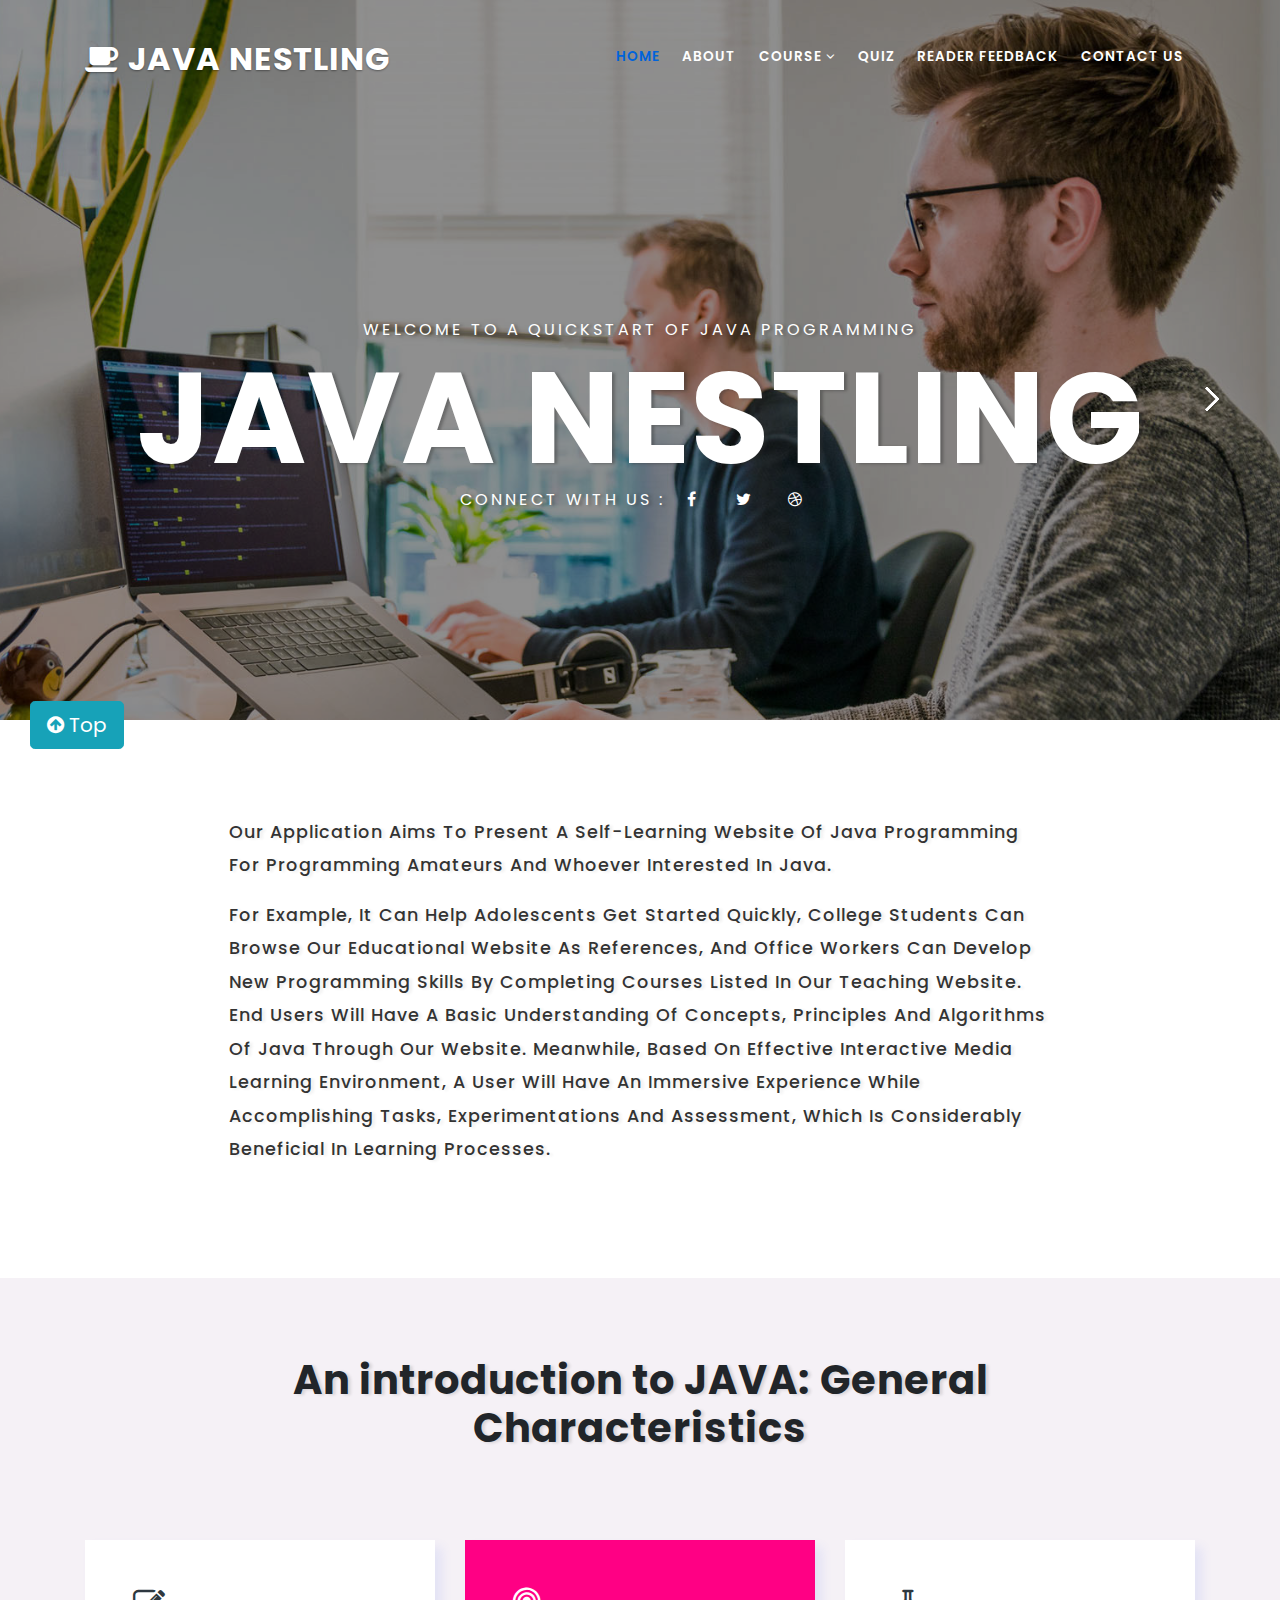
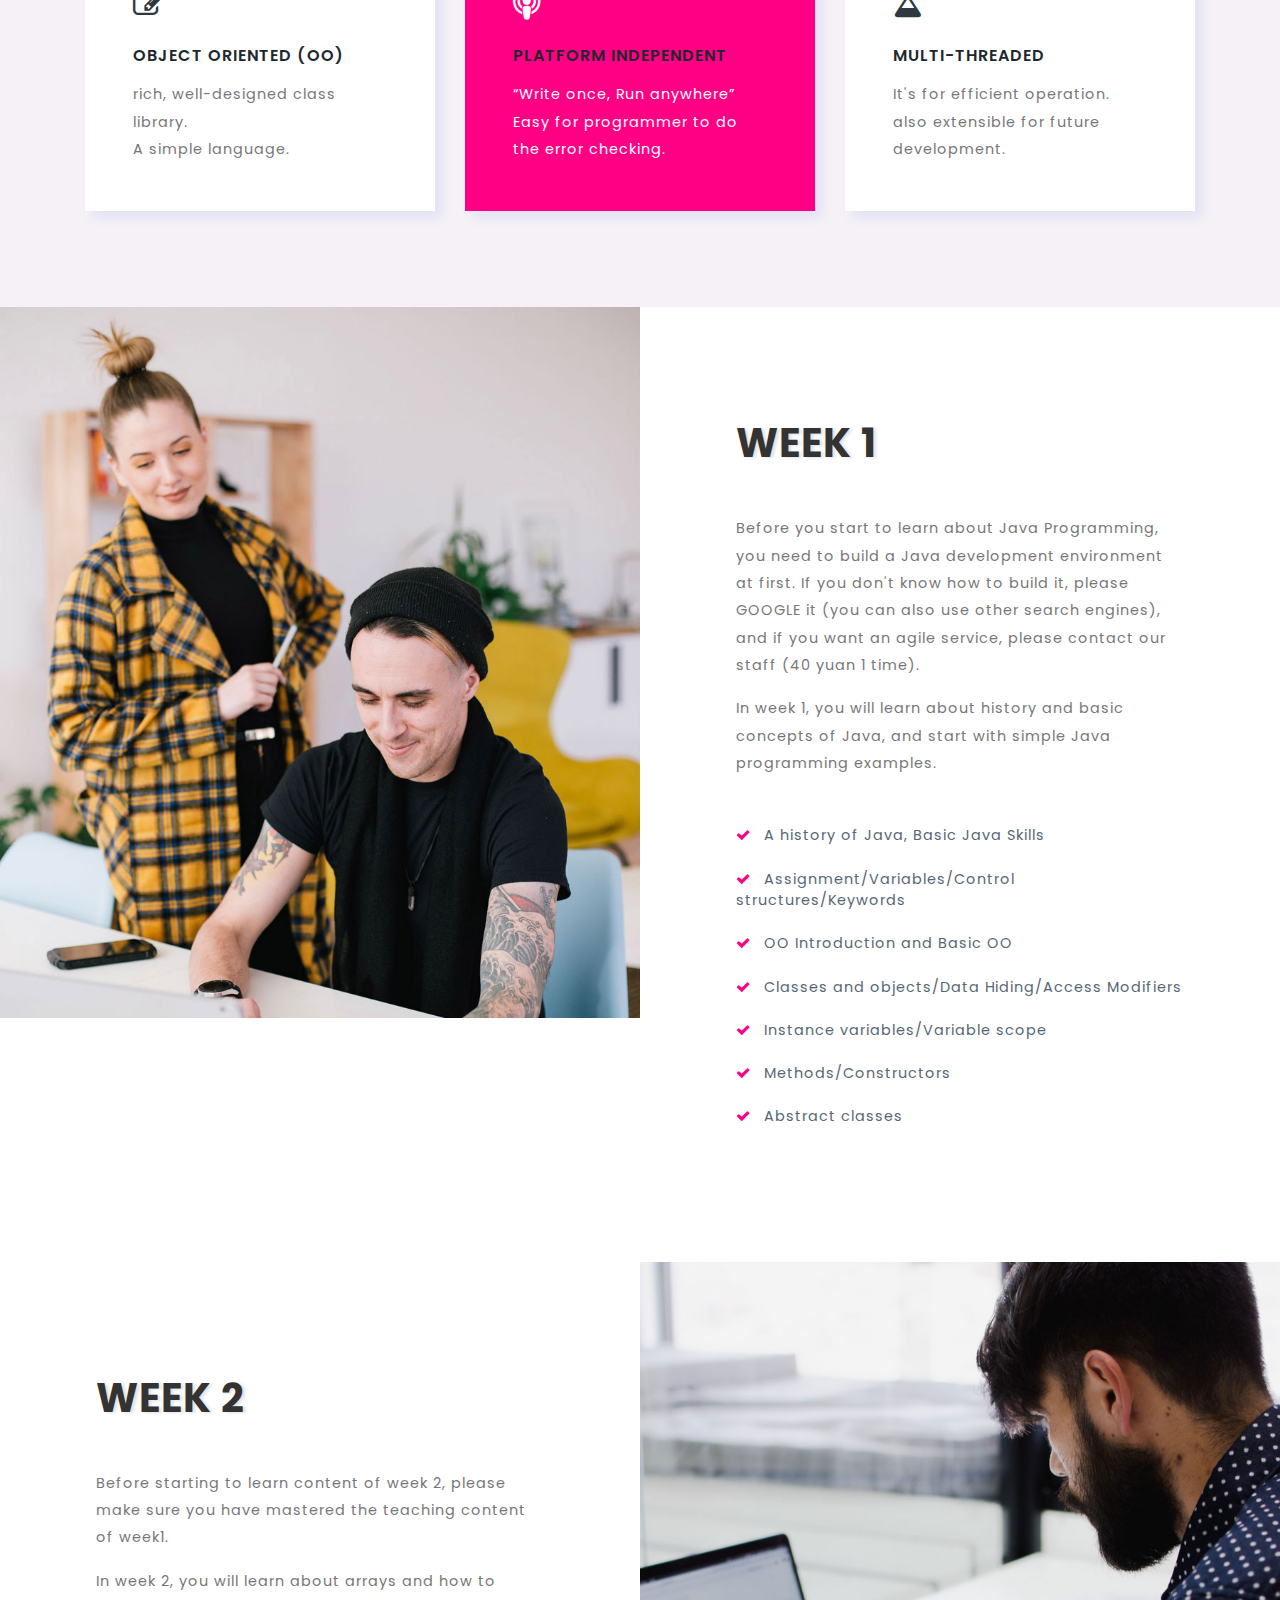
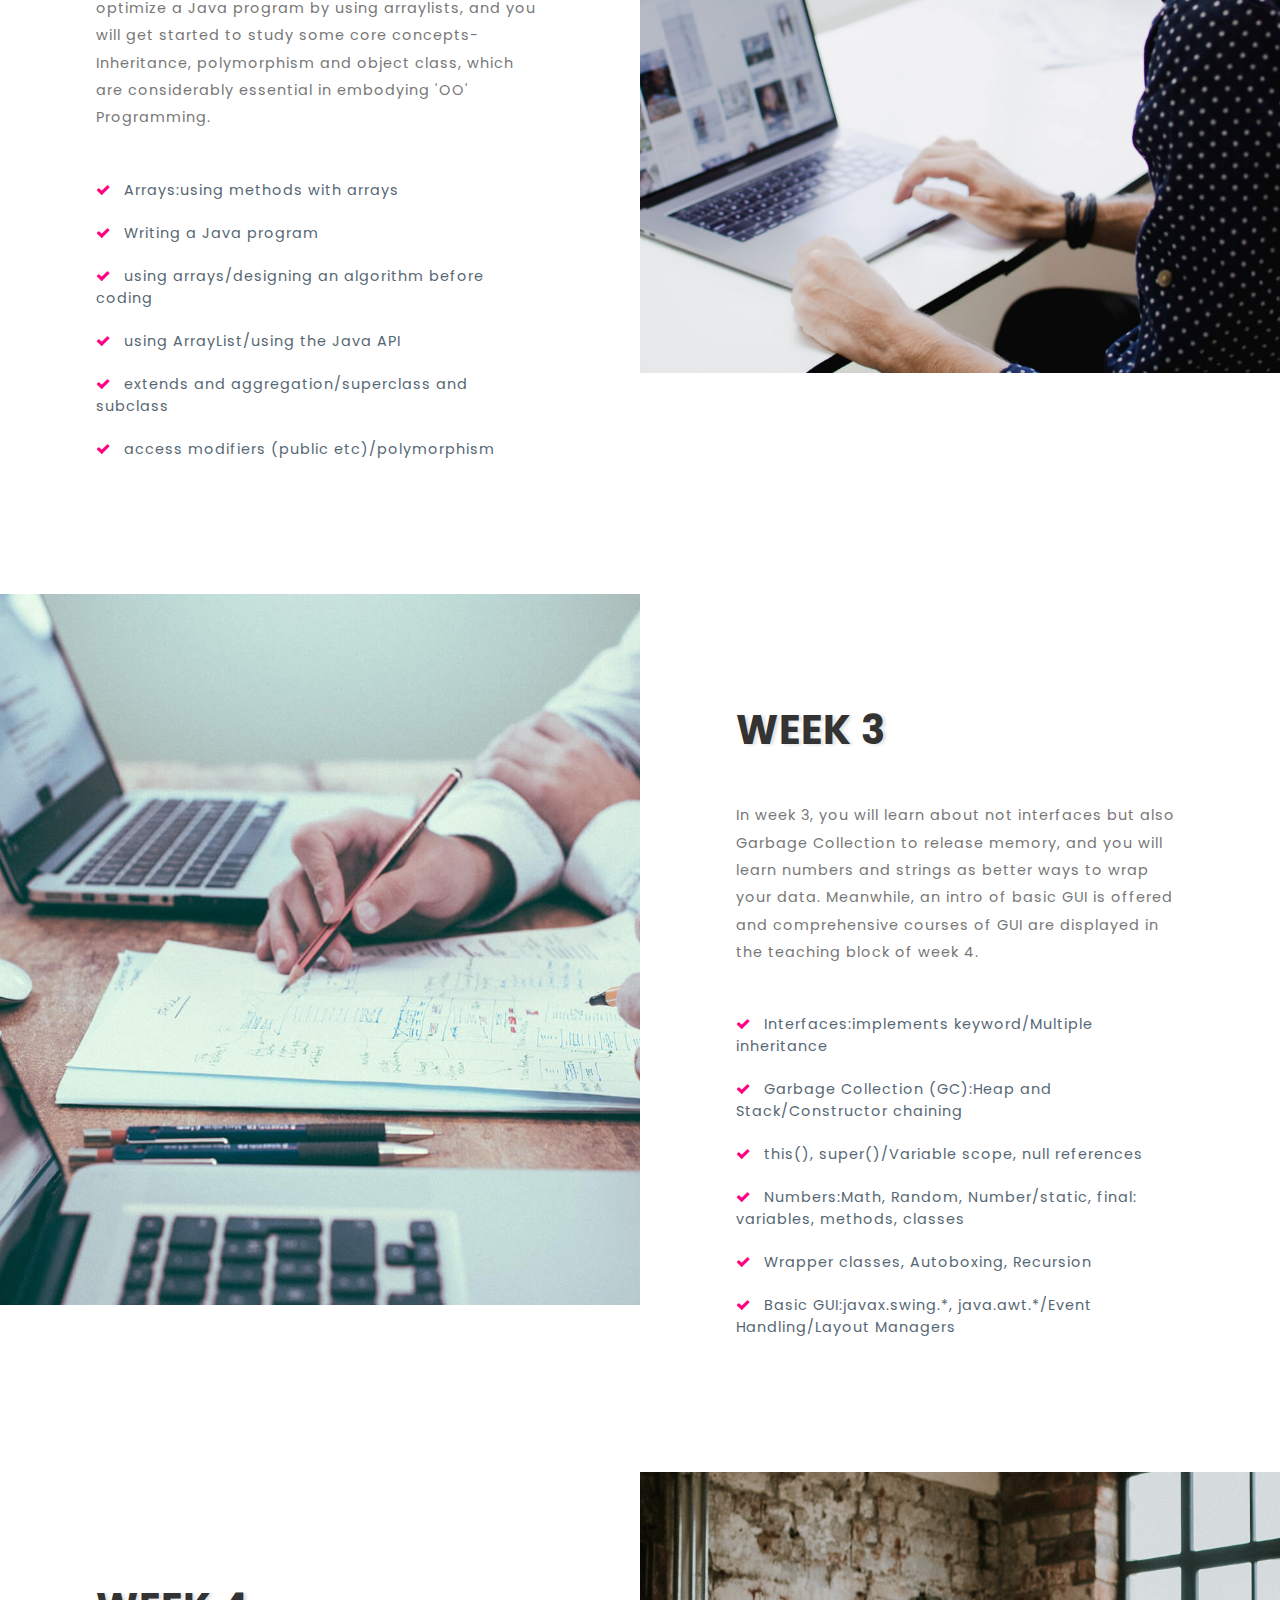
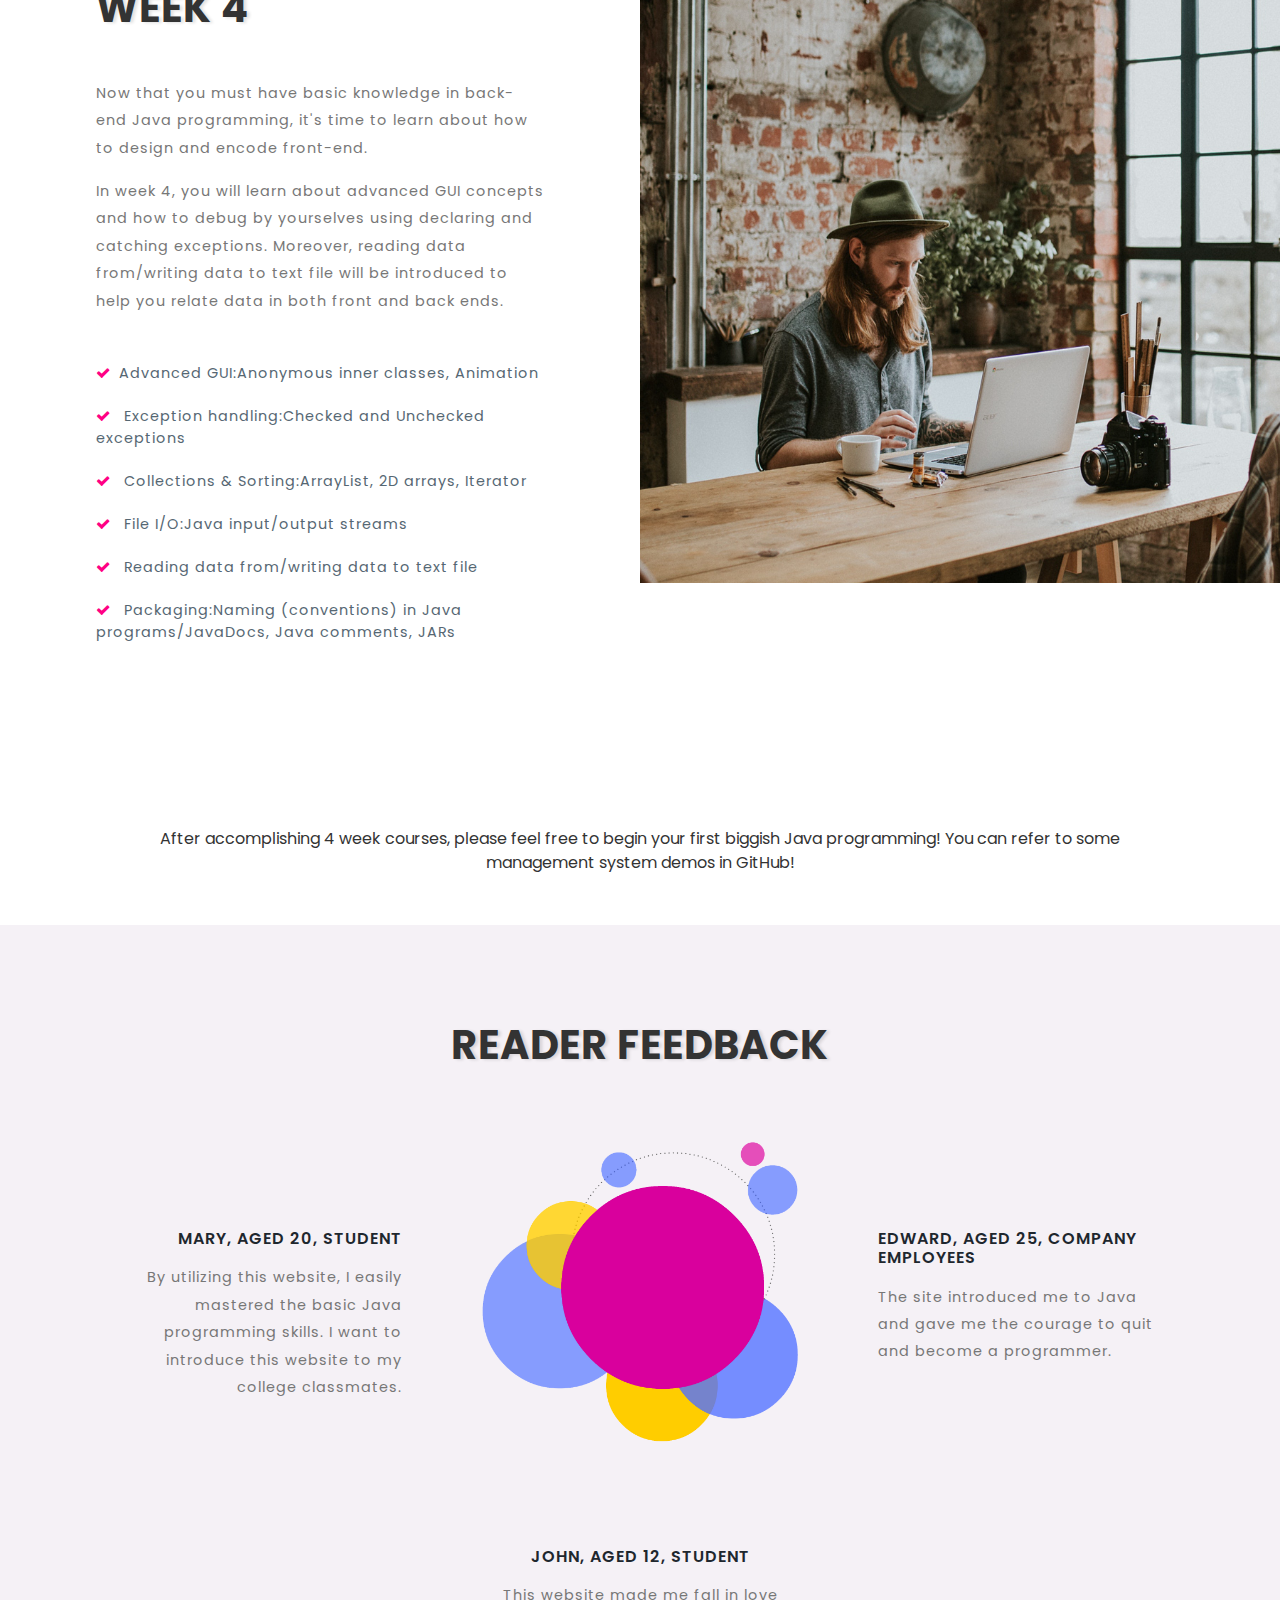
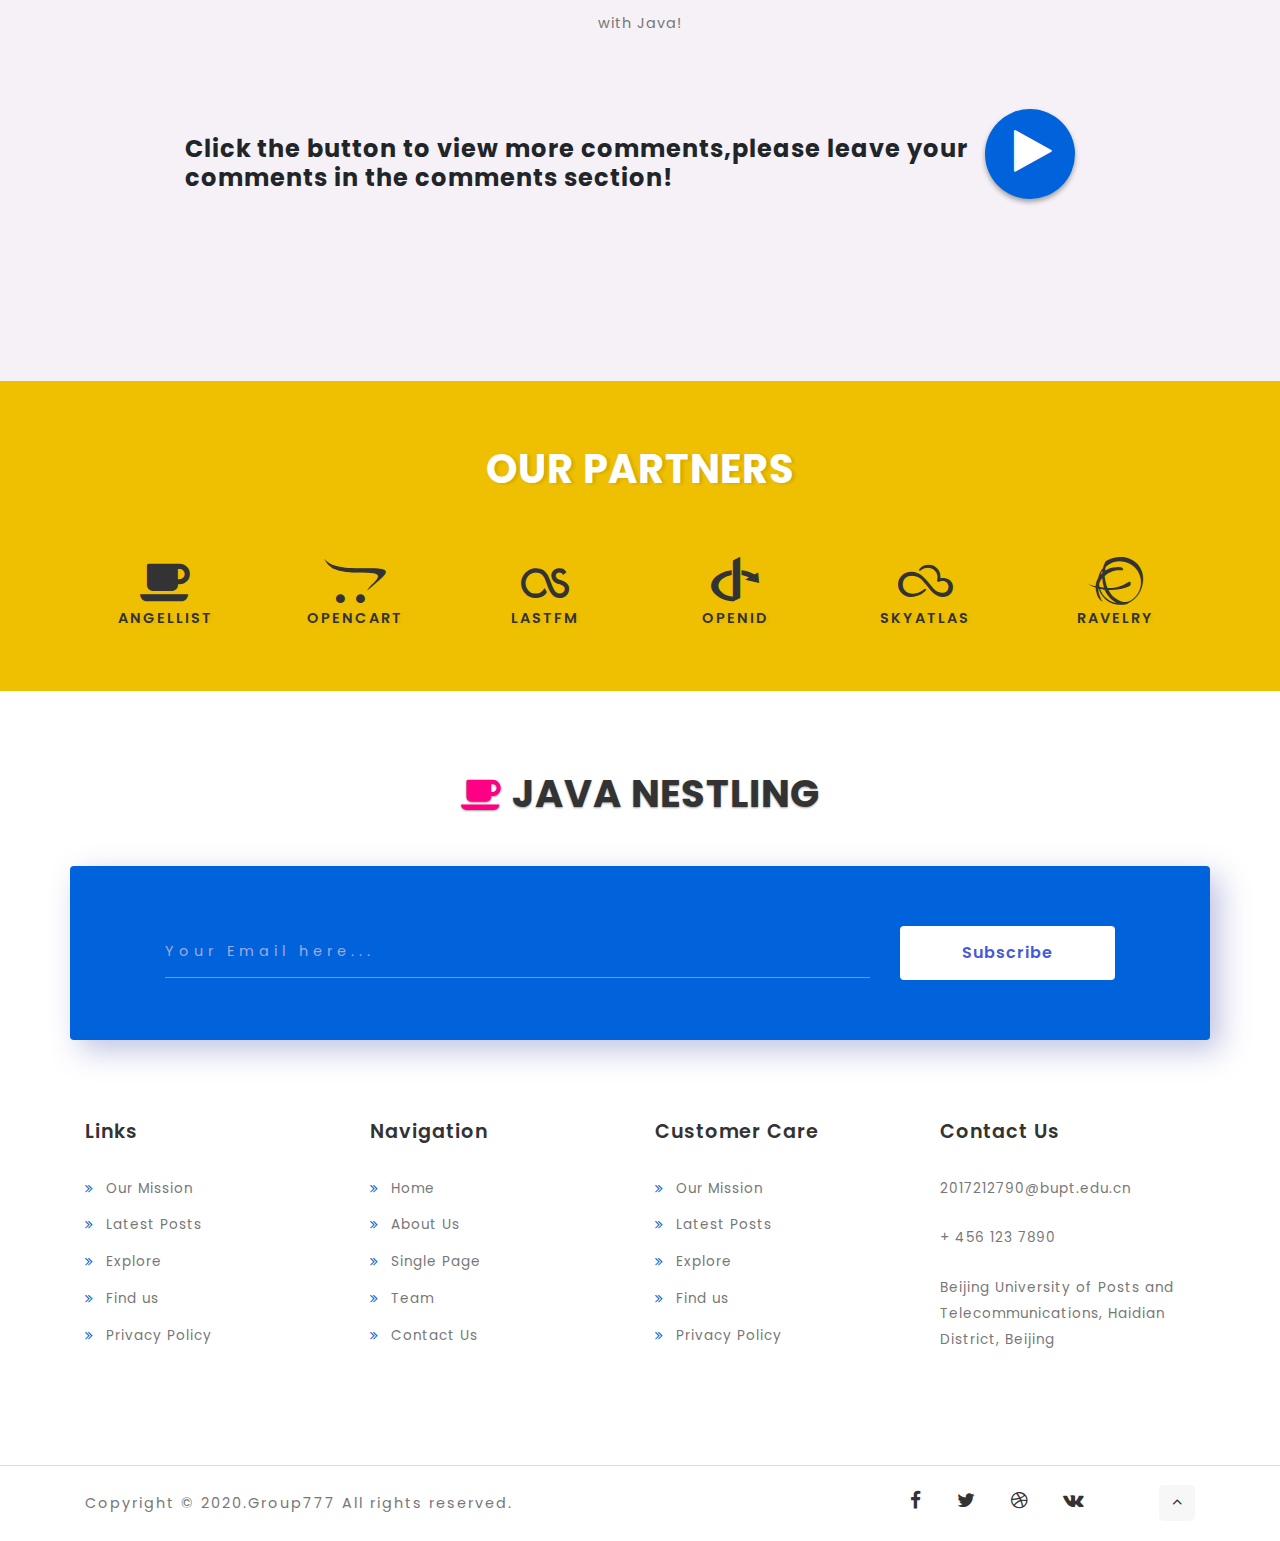
<file: 2020Interactive-Media-Design-and-ProductionGroup777/index.html>
<!DOCTYPE html>

<head>
    <title>Home</title>
    <!-- Meta tag Keywords -->
    <meta name="viewport" content="width=device-width, initial-scale=1">
    <meta charset="UTF-8" />
    <meta name="keywords" content="" />
    <script>
        addEventListener("load", function() {

            setTimeout(hideURLbar, 0);
        }, false);

        function hideURLbar() {
            window.scrollTo(0, 1);
        }

    </script>
    <!-- //Meta tag Keywords -->
    <!-- Custom-Files -->
    <link rel="stylesheet" href="css/bootstrap.css">
    <link rel="stylesheet" href="css/addCSS.css">
    <!-- Bootstrap-Core-CSS -->
    <link rel="stylesheet" href="css/style.css" type="text/css" media="all" />
    <link rel="stylesheet" href="css/slider.css" type="text/css" media="all" />
    <!-- Style-CSS -->
    <!-- font-awesome-icons -->
    <link href="css/font-awesome.css" rel="stylesheet">
    <!-- //font-awesome-icons -->
    <!-- /Fonts -->
    <link href="http://fonts.googleapis.com/css?family=Poppins:100,100i,200,200i,300,300i,400,400i,500,500i,600,600i,700,700i,800,800i,900" rel="stylesheet">
    <!-- //Fonts -->
</head>

<body>
    <a href="#" class="btn btn-info btn-lg page-sidebar"  style="position: fixed; margin-top: 700px; z-index: 10; margin-left: 30px;">
        <span class="fa fa-arrow-circle-up"></span> Top
      </a>
    

    <!-- mian-content -->
    <div class="main-w3layouts-header-sec" id="home">
        <!-- header -->
        <header>
            <div class="container">
                <div class="header d-lg-flex justify-content-between align-items-center">
                    <div class="header-section">
                        <h1>
                            <a class="navbar-brand logo editContent" href="index.html">
                                <span class="fa fa-angellist"></span> Java Nestling
                            </a>
                        </h1>
                    </div>
                    <div class="nav_section">
                        <nav>
                            <label for="drop" class="toggle mt-lg-0 mt-1"><span class="fa fa-bars" aria-hidden="true"></span></label>
                            <input type="checkbox" id="drop" />
                            <ul class="menu">
                                <li class="active"><a href="index.html">Home</a></li>
                                <li><a href="#about">about</a></li>

                                <li>
                                    <!-- First Tier Drop Down -->
                                    <label for="drop-2" class="toggle">Dropdown <span class="fa fa-angle-down" aria-hidden="true"></span> </label>
                                    <a href="#skills">course <span class="fa fa-angle-down" aria-hidden="true"></span></a>
                                    <input type="checkbox" id="drop-2" />
                                    <ul class="inner-dropdown">
                                        <li><a href="week1.html">week1</a></li>
                                        <li><a href="week2.html">week2</a></li>
                                        <li><a href="week3.html">week3</a></li>
                                        <li><a href="week4.html">week4</a></li>
                                    </ul>
                                </li>
                                <li><a href="quiz.html">Quiz</a></li>
                                <li><a href="#services">reader feedback</a></li>
                                <li><a href="contact.html">Contact Us</a></li>
                               

                            </ul>
                        </nav>
                    </div>

                </div>
            </div>
        </header>
        <!-- //header -->
        <!-- banner -->
        <section class="banner_w3pvt">
            <div class="csslider infinity" id="slider1">
                <input type="radio" name="slides" checked="checked" id="slides_1" />
                <input type="radio" name="slides" id="slides_2" />
                <input type="radio" name="slides" id="slides_3" />

                <ul>
                    <li>
                        <div class="banner-top">
                            <div class="overlay">
                                <div class="container">
                                    <div class="banner-info">
                                        <div class="banner-w3layouts-inner text-center">
                                            <h4>Welcome to a quickstart of JAVA Programming</h4>
                                            <h3>JAVA NESTLING</h3>
                                            <ul class="banner-w3layouts-top-icons text-center">
                                                <li class="icons mx-auto">Connect With Us :
                                                </li>
                                                <li class="icons mx-auto">
                                                    <a href="#" class="face-bk"><span class="fa fa-facebook" aria-hidden="true"></span></a></li>

                                                <li class="icons mx-auto"><a href="#" class="twitter"><span class="fa fa-twitter" aria-hidden="true"></span></a></li>
                                                <li class="icons mx-auto"><a href="#" class="dribble"><span class="fa fa-dribbble"></span></a></li>

                                            </ul>
                                        </div>

                                    </div>
                                </div>
                            </div>
                        </div>
                    </li>
                    <li>
                        <div class="banner-top1">
                            <div class="overlay">
                                <div class="container">
                                    <div class="banner-info">
                                        <div class="banner-w3layouts-inner text-center">
                                            <h4>Welcome to a quickstart of JAVA Programming</h4>
                                            <h3>JAVA NESTLING</h3>
                                            <ul class="banner-w3layouts-top-icons text-center">
                                                <li class="icons mx-auto">Connect With Us :
                                                </li>
                                                <li class="icons mx-auto">
                                                    <a href="#" class="face-bk"><span class="fa fa-facebook" aria-hidden="true"></span></a></li>

                                                <li class="icons mx-auto"><a href="#" class="twitter"><span class="fa fa-twitter" aria-hidden="true"></span></a></li>
                                                <li class="icons mx-auto"><a href="#" class="dribble"><span class="fa fa-dribbble"></span></a></li>

                                            </ul>
                                        </div>
                                    </div>
                                </div>
                            </div>
                        </div>
                    </li>
                    <li>
                        <div class="banner-top2">
                            <div class="overlay">
                                <div class="container">
                                    <div class="banner-info">
                                        <div class="banner-w3layouts-inner text-center">
                                            <h4>Welcome to a quickstart of JAVA Programming</h4>
                                            <h3>JAVA NESTLING</h3>

                                            <ul class="banner-w3layouts-top-icons text-center">
                                                <li class="icons mx-auto">Connect With Us :
                                                </li>
                                                <li class="icons mx-auto">
                                                    <a href="#" class="face-bk"><span class="fa fa-facebook" aria-hidden="true"></span></a></li>

                                                <li class="icons mx-auto"><a href="#" class="twitter"><span class="fa fa-twitter" aria-hidden="true"></span></a></li>
                                                <li class="icons mx-auto"><a href="#" class="dribble"><span class="fa fa-dribbble"></span></a></li>

                                            </ul>
                                        </div>

                                    </div>
                                </div>
                            </div>
                        </div>
                    </li>

                </ul>
                <div class="arrows">
                    <label for="slides_1"></label>
                    <label for="slides_2"></label>
                    <label for="slides_3"></label>

                </div>
            </div>
        </section>
        <!-- //slider -->
    </div>

    <!-- //banner -->
    <!-- //banner-botttom -->
    <section class="content-info py-5" id="about">
        <div class="container py-md-5">
            <div class="text-center px-lg-5">
                <div class="title-desc text-center px-lg-5">
                    <p class="px-lg-5 sub-wthree">Our application aims to present a self-learning website of Java Programming for programming amateurs and whoever interested in Java. </p>
                    <p class="px-lg-5 sub-wthree">For example, it can help adolescents get started quickly, college students can browse our educational website as references, and office workers can develop new programming skills by completing courses listed in our teaching website.
                        End users will have a basic understanding of concepts, principles and algorithms of Java through our website. Meanwhile, based on effective interactive media learning environment, a user will have an immersive experience while accomplishing tasks, experimentations and assessment, which is considerably beneficial in learning processes.</p>
                    </p>
                       
                </div>
                
            </div>
        </div>
    </section>
    <!-- //banner-botttom -->
    <!-- /about -->
    <section class="about py-md-5 py-5" id="about">
        <div class="py-5_h1_id1"><h1>An introduction to JAVA: General Characteristics</h1></div>
        
        <div class="container py-md-5">
            <div class="feature-grids row mt-3">
                <div class="col-lg-4 gd-bottom mt-4">
                    <div class="bottom-gd p-lg-5 p-4">
                        <span class="fa fa-pencil-square-o" aria-hidden="true"></span>
                        <h3 class="my-3">Object Oriented (OO)</h3>
                        <p>rich, well-designed class library. </p>
                        <p>A simple language.</p>
                    </div>
                </div>
                <div class="col-lg-4 gd-bottom mt-4">
                    <div class="bottom-gd2-active p-lg-5 p-4">
                        <span class="fa fa-podcast" aria-hidden="true"></span>
                        <h3 class="my-3"> Platform independent</h3>
                        <p> “Write once, Run anywhere”</p>
                        <p>Easy for programmer to do the error checking.</p>
                        <p></p>
                    </div>
                </div>
                <div class="col-lg-4 gd-bottom mt-4">
                    <div class="bottom-gd p-lg-5 p-4">
                        <span class="fa fa-flask" aria-hidden="true"></span>
                        <h3 class="my-3">Multi-threaded</h3>
                        <p>It's for efficient operation.</p>
                        <p>also extensible for future development.</p>
                    </div>
                </div>

            </div>

        </div>
    </section>
    <!-- //about -->
    <!--/banner-bottom -->
    <section class="collections-gid-w3layouts" id="skills">
        <div class="container-fluid">
            <div class="row">
                <div class="col-lg-6 progress-content-img px-lg-0">
                    <img src="images/img1.jpg" alt="" class="img-fluid image1">
                </div>
                <div class="col-lg-6 progress-content text-left p-lg-5 my-lg-5">
                    <div class="py-lg-3 px-lg-5 p-md-5 p-3">
                        <h3 class="title-w3pvt mb-5">week 1</h3>
                        <p>Before you start to learn about Java Programming, you need to build a Java development environment at first. If you don't know how to build it, please GOOGLE it (you can also use other search engines), and if you want an agile service, please contact our staff (40 yuan 1 time).
                        </p>
                        <p>
                            In week 1, you will learn about history and basic concepts of Java, and start with simple Java programming examples.
                        </p> 
                        <div class="progress-w3pvt mt-5">
                            <ul class="tic-info list-unstyled mt-5">
                            <li>

                                <span class="fa fa-check mr-2"></span> 
                                A history of Java, Basic Java Skills 

                            </li>
                            <li>

                                <span class="fa fa-check mr-2"></span> 
                                    Assignment/Variables/Control structures/Keywords

                            </li>
                            <li>

                                <span class="fa fa-check mr-2"></span>
                                OO Introduction and Basic OO

                            </li>
                            <li>

                                <span class="fa fa-check mr-2"></span> 
                                Classes and objects/Data Hiding/Access Modifiers
                            </li>
                            <li>

                                <span class="fa fa-check mr-2"></span> 
                                Instance variables/Variable scope
                            </li>
                            <li>

                                <span class="fa fa-check mr-2"></span> 
                                Methods/Constructors
                            </li>
                            <li>

                                <span class="fa fa-check mr-2"></span> 
                                Abstract classes 
                            </li>
                           

                           
                        </ul>


                        </div>
                    </div>
                </div>
            </div>
        </div>
    </section>
    <!-- /full-grid -->
    <!--/banner-bottom -->
    <section class="collections-gid-w3layouts">
        <div class="container-fluid">
            <div class="row">

                <div class="col-lg-6 progress-content text-left p-lg-5 my-lg-5">
                    <div class="py-lg-3 px-lg-5 p-md-5 p-3">
                        <h3 class="title-w3pvt mb-5">week 2</h3>

                        <p>Before starting to learn content of week 2, please make sure you have mastered the teaching content of week1.
                        </p>
                        <P>
                            In week 2, you will learn about arrays and how to optimize a Java program by using arraylists, and you will get started to study some core concepts-Inheritance, polymorphism and object class, which are considerably essential in embodying 'OO' Programming.
                            </p>
                        <ul class="tic-info list-unstyled mt-5">
                            <li>

                                <span class="fa fa-check mr-2"></span> Arrays:using methods with arrays

                            </li>
                            <li>

                                <span class="fa fa-check mr-2"></span> Writing a Java program

                            </li>
                            <li>

                                <span class="fa fa-check mr-2"></span> using arrays/designing an algorithm before coding

                            </li>
                            <li>
                                <span class="fa fa-check mr-2"></span> using ArrayList/using the Java API

                            </li>
                            <li>

                                <span class="fa fa-check mr-2"></span> extends and aggregation/superclass and subclass

                            </li>
                            <li>

                                <span class="fa fa-check mr-2"></span> access modifiers (public etc)/polymorphism

                            </li>
                        </ul>
                    </div>

                </div>
                <div class="col-lg-6 progress-content-img two px-lg-0">
                    <img src="images/img2.jpg" alt="" class="img-fluid image1">
                </div>
            </div>
        </div>
    </section>
    <section class="collections-gid-w3layouts" id="skills">
        <div class="container-fluid">
            <div class="row">
                <div class="col-lg-6 progress-content-img px-lg-0">
                    <img src="images/week3.jpg" alt="" class="img-fluid image1">
                </div>
                <div class="col-lg-6 progress-content text-left p-lg-5 my-lg-5">
                    <div class="py-lg-3 px-lg-5 p-md-5 p-3">
                        <h3 class="title-w3pvt mb-5">week 3</h3>
                        <p>
                            In week 3, you will learn about not interfaces but also Garbage Collection to release memory, and you will learn numbers and strings as better ways to wrap your data. Meanwhile, an intro of basic GUI is offered and comprehensive courses of GUI are displayed in the teaching block of week 4.</p>
                        </p> 
                        <div class="progress-w3pvt mt-5">
                            <ul class="tic-info list-unstyled mt-5">
                            <li>

                                <span class="fa fa-check mr-2"></span> 
                                Interfaces:implements keyword/Multiple inheritance

                            </li>
                            <li>

                                <span class="fa fa-check mr-2"></span> 
                                Garbage Collection (GC):Heap and Stack/Constructor chaining

                            </li>
                            <li>

                                <span class="fa fa-check mr-2"></span> 
                                this(), super()/Variable scope, null references

                            </li>
                            
                            <li>

                                <span class="fa fa-check mr-2"></span>
                                Numbers:Math, Random, Number/static, final: variables, methods, classes

                            </li>
                            <li>

                                <span class="fa fa-check mr-2"></span>
                                Wrapper classes, Autoboxing, Recursion

                            </li>
                            <li>

                                <span class="fa fa-check mr-2"></span> 
                                Basic GUI:javax.swing.*, java.awt.*/Event Handling/Layout Managers
                            </li>
                           

                           
                        </ul>


                        </div>
                    </div>
                </div>
            </div>
        </div>
    </section>
    <section class="collections-gid-w3layouts">
        <div class="container-fluid">
            <div class="row">

                <div class="col-lg-6 progress-content text-left p-lg-5 my-lg-5">
                    <div class="py-lg-3 px-lg-5 p-md-5 p-3">
                        <h3 class="title-w3pvt mb-5">week 4</h3>

                        <p>Now that you must have basic knowledge in back-end Java programming, it's time to learn about how to design and encode front-end. 

                           <P>
                            In week 4, you will learn about advanced GUI concepts and how to debug by yourselves using declaring and catching exceptions. Moreover, reading data from/writing data to text file will be introduced to help you relate data in both front and back ends. </p>
                        </p>
                        <ul class="tic-info list-unstyled mt-5">
                            <li>

                                <span class="fa fa-check mr-2"></span>Advanced GUI:Anonymous inner classes, Animation

                            </li>
                            <li>

                                <span class="fa fa-check mr-2"></span> Exception handling:Checked and Unchecked exceptions

                            </li>
                            <li>

                                <span class="fa fa-check mr-2"></span> Collections & Sorting:ArrayList, 2D arrays, Iterator
                        

                            </li>
                            <li>
                                <span class="fa fa-check mr-2"></span> File I/O:Java input/output streams
                                

                            </li>
                            <li>

                                <span class="fa fa-check mr-2"></span> Reading data from/writing data to text file

                            </li>
                            <li>

                                <span class="fa fa-check mr-2"></span> Packaging:Naming (conventions) in Java programs/JavaDocs, Java comments, JARs

                            </li>
                        </ul>
                    </div>

                </div>
                <div class="col-lg-6 progress-content-img two px-lg-0">
                    <img src="images/week4.jpg" alt="" class="img-fluid image1">
                </div>
            </div>
        </div>
        <div class="sec-h3"> After accomplishing 4 week courses, please feel free to begin your first biggish Java programming! You can refer to some management system demos in GitHub!</div>
       
    </section>

    <!-- /features -->
    <section class="about py-md-5 py-5" id="services">
        <div class="container py-md-5">
            <h3 class="title-w3pvt text-center mb-5">Reader feedback</h3>
            <div class="feature-grids row mt-5">
                <div class="col-lg-4 gd-bottom process-1 text-lg-right text-center  p-lg-5">

                    <h3 class="my-3">Mary, aged 20, student</h3>
                    <p>By utilizing this website, I easily mastered the basic Java programming skills. I want to introduce this website to my college classmates.</p>
                </div>
                <div class="col-lg-4 gd-bottom text-center">
                    <img src="images/process.png" alt="" class="img-fluid image1">
                </div>
                <div class="col-lg-4 gd-bottom process-1 text-lg-left text-center  p-lg-5">


                    <h3 class="my-3">Edward, aged 25, Company employees</h3>
                    <p>The site introduced me to Java and gave me the courage to quit and become a programmer.</p>

                </div>
               

            </div>
            
            <div class="feature-grids row mt-3">
                <div class="col-lg-4 gd-bottom">


                </div>
                <div class="col-lg-4 gd-bottom text-center p-lg-5">


                    <h3 class="my-3">John, aged 12, student</h3>
                    <p>This website made me fall in love with Java!</p>

                </div>
                <div class="col-lg-4">

                </div>

            </div>
            <div class="in-comments">
               <div class="in-comments-i">
                    <h4>Click the button to view more comments,please leave your comments in the comments section!</h4></div>
                    <a class="btn mt-lg-4 mt-3 read" href="contact.html" role="button"><span class="fa fa-play" aria-hidden="true"></span></a>
                
                </div>

        </div>
    </section>
    <!-- //features -->
    <!--/gallery -->
    

    <!-- partners -->
    <section class="partners py-5" id="partners">
        <div class="container py-md-3">
            <h3 class="title-w3pvt two text-center mb-5">Our Partners</h3>
            <div class="row grid-part text-center">
                <div class="col-md-2 col-4 mt-3">
                    <div class="partner-w3pvt">
                        <a href="#"><span class="fa fa-angellist"></span></a>
                        <h4>Angellist</h4>
                    </div>
                </div>
                <div class="col-md-2 col-4 mt-3">
                    <div class="partner-w3pvt">
                        <a href="#"><span class="fa fa-opencart"></span></a>
                        <h4>opencart</h4>
                    </div>
                </div>
                <div class="col-md-2 col-4 mt-3">
                    <div class="partner-w3pvt">
                        <a href="#"><span class="fa fa-lastfm"></span></a>
                        <h4>lastfm</h4>
                    </div>
                </div>
                <div class="col-md-2 col-4 mt-3">
                    <div class="partner-w3pvt">
                        <a href="#"><span class="fa fa-openid"></span></a>
                        <h4>openid</h4>
                    </div>
                </div>
                <div class="col-md-2 col-4 mt-3">
                    <div class="partner-w3pvt">
                        <a href="#"><span class="fa fa-skyatlas"></span></a>
                        <h4>skyatlas</h4>
                    </div>
                </div>
                <div class="col-md-2 col-4 mt-3">
                    <div class="partner-w3pvt">
                        <a href="#"><span class="fa fa-ravelry"></span></a>
                        <h4>ravelry</h4>
                    </div>
                </div>
            </div>
        </div>
    </section>
    <!-- //partners -->

    <!-- footer -->
    <footer class="footer-content py-5">
        <div class="container py-md-3">
            <div class="footer-top text-center mb-5">
                <h2>
                    <a class="navbar-brand pt-3 mb-5" href="index.html">
                        <span class="fa fa-angellist"></span> JAVA NESTLING
                    </a>
                </h2>
                <div class="contact-form mx-auto text-left">
                    <form method="post" action="#">
                        <div class="row subscribe-sec">
                            <div class="col-md-9 con-gd">
                                <input type="email" class="form-control" id="email" placeholder="Your Email here..." name="email" required>

                            </div>
                            <div class="col-md-3 con-gd">
                                <button type="submit" class="btn btn-default">Subscribe</button>
                            </div>

                        </div>

                    </form>
                </div>
            </div>
            <div class="row footer-top-inner-w3layouts">
                <div class="col-lg-3 col-md-6 mt-lg-0 mt-4">
                    <div class="footer-lavi">
                        <h3 class="mb-3 lavi_title">Links</h3>
                        <hr>
                        <ul class="list-info-lavi">
                            <li>
                                <a href="about.html"><span class="fa fa-angle-double-right" aria-hidden="true"></span>
                                    Our Mission
                                </a>
                            </li>
                            <li>
                                <a href="#"><span class="fa fa-angle-double-right" aria-hidden="true"></span>
                                    Latest Posts
                                </a>
                            </li>
                            <li>
                                <a href="#"><span class="fa fa-angle-double-right" aria-hidden="true"></span>
                                    Explore
                                </a>
                            </li>
                            <li>
                                <a href="contact.html"><span class="fa fa-angle-double-right" aria-hidden="true"></span>
                                    Find us
                                </a>
                            </li>
                            <li>
                                <a href="#"><span class="fa fa-angle-double-right" aria-hidden="true"></span>
                                    Privacy Policy
                                </a>
                            </li>
                        </ul>
                    </div>
                </div>
                <div class="col-lg-3 col-md-6 mt-lg-0 mt-4">
                    <div class="footer-lavi">
                        <h3 class="mb-3 lavi_title">Navigation</h3>
                        <hr>
                        <ul class="list-info-lavi">
                            <li>
                                <a href="index.html"><span class="fa fa-angle-double-right" aria-hidden="true"></span>
                                    Home
                                </a>
                            </li>
                            <li>
                                <a href="about.html"><span class="fa fa-angle-double-right" aria-hidden="true"></span>
                                    About Us
                                </a>
                            </li>
                            <li>
                                <a href="single.html"><span class="fa fa-angle-double-right" aria-hidden="true"></span>
                                    Single Page
                                </a>
                            </li>
                            <li>
                                <a href="about.html"><span class="fa fa-angle-double-right" aria-hidden="true"></span>
                                    Team
                                </a>
                            </li>
                            <li>
                                <a href="contact.html"><span class="fa fa-angle-double-right" aria-hidden="true"></span>
                                    Contact Us
                                </a>
                            </li>
                        </ul>
                    </div>
                </div>
                <div class="col-lg-3 col-md-6 mt-lg-0 mt-4">
                    <div class="footer-lavi">
                        <h3 class="mb-3 lavi_title">Customer Care</h3>
                        <hr>
                        <ul class="list-info-lavi">
                            <li>
                                <a href="about.html"><span class="fa fa-angle-double-right" aria-hidden="true"></span>
                                    Our Mission
                                </a>
                            </li>
                            <li>
                                <a href="#"><span class="fa fa-angle-double-right" aria-hidden="true"></span>
                                    Latest Posts
                                </a>
                            </li>
                            <li> <a href="#"><span class="fa fa-angle-double-right" aria-hidden="true"></span>

                                    Explore
                                </a>
                            </li>
                            <li>
                                <a href="contact.html"><span class="fa fa-angle-double-right" aria-hidden="true"></span>
                                    Find us
                                </a>
                            </li>
                            <li>
                                <a href="#"><span class="fa fa-angle-double-right" aria-hidden="true"></span>
                                    Privacy Policy
                                </a>
                            </li>
                        </ul>
                    </div>
                </div>
                <div class="col-lg-3 col-md-6 mt-lg-0 mt-4">
                    <div class="footer-lavi">
                        <h3 class="mb-3 lavi_title">Contact Us</h3>
                        <hr>
                        <div class="last-w3layouts-contact">
                            <p>
                                <a href="mailto:example@email.com">2017212790@bupt.edu.cn</a>
                            </p>
                        </div>
                        <div class="last-w3layouts-contact my-2">
                            <p>+ 456 123 7890</p>
                        </div>
                        <div class="last-w3layouts-contact">
                            <p>Beijing University of Posts and Telecommunications, Haidian District, Beijing</p>
                        </div>
                    </div>
                </div>

            </div>

        </div>
        <!-- //footer bottom -->
    </footer>
    <!-- //footer -->
    <div class="copy-right">
        <div class="container">
            <div class="row">
                <p class="copy-right-grids text-md-left text-center my-sm-4 my-4 col-md-6">Copyright &copy; 2020.Group777 All rights reserved.</p>
                <div class="w3layouts-footer text-md-right text-center mt-4 col-md-5">
                    <ul class="list-unstyled w3layouts-icons">
                        <li>
                            <a href="#">
                                <span class="fa fa-facebook-f"></span>
                            </a>
                        </li>
                        <li>
                            <a href="#">
                                <span class="fa fa-twitter"></span>
                            </a>
                        </li>
                        <li>
                            <a href="#">
                                <span class="fa fa-dribbble"></span>
                            </a>
                        </li>
                        <li>
                            <a href="#">
                                <span class="fa fa-vk"></span>
                            </a>
                        </li>
                    </ul>
                </div>
                <div class="move-top text-right col-md-1"><a href="#home" class="move-top"> <span class="fa fa-angle-up  mb-3" aria-hidden="true"></span></a></div>

            </div>
        </div>
    </div>
</body>

</html>
</file>
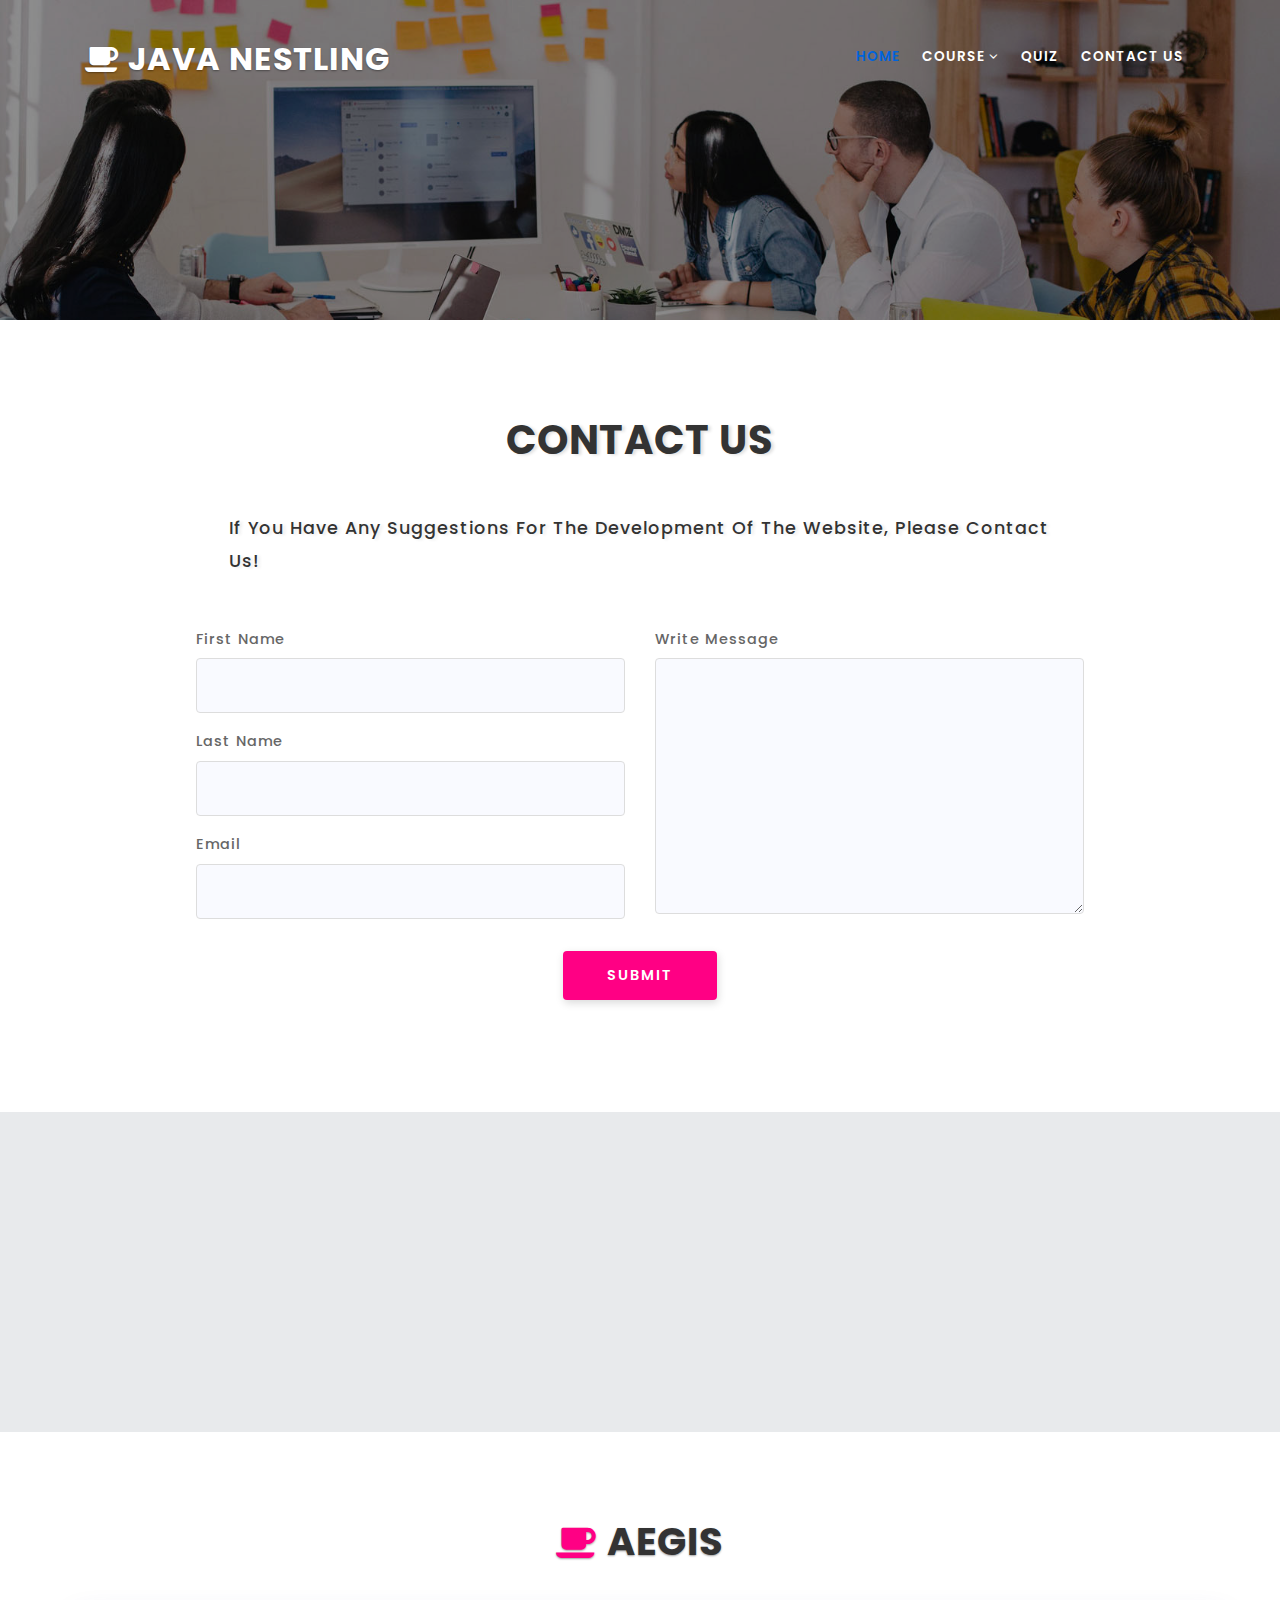
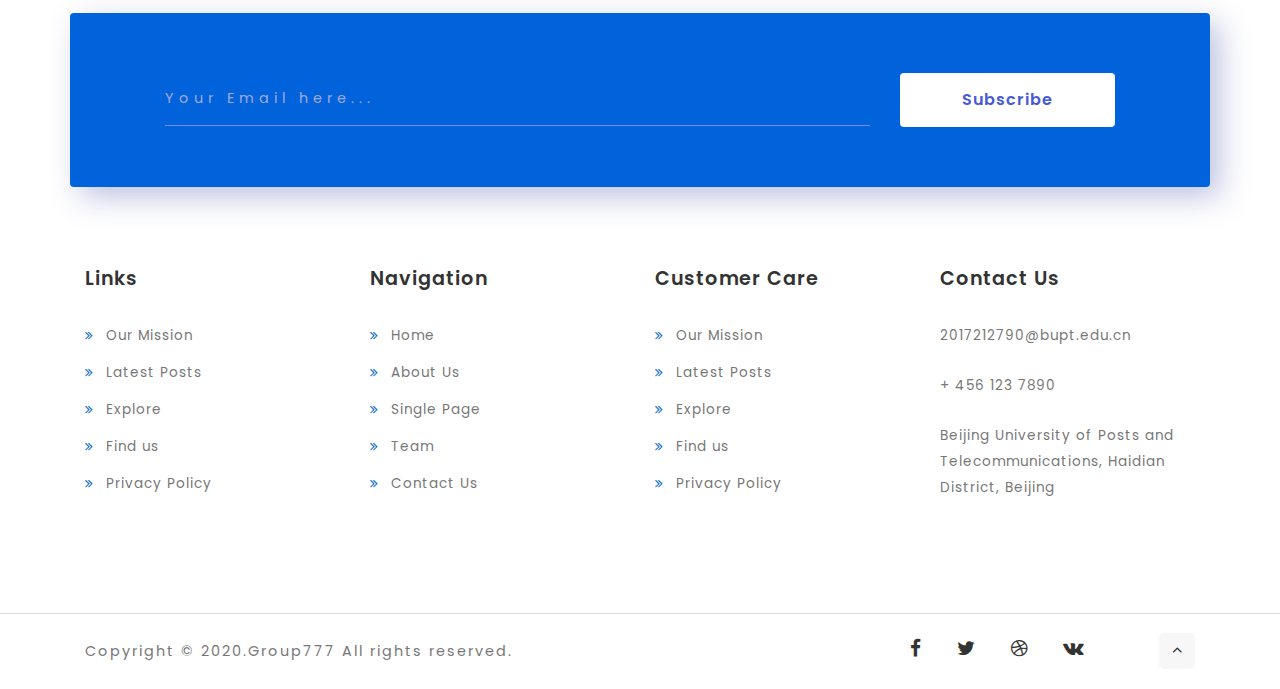
<file: 2020Interactive-Media-Design-and-ProductionGroup777/contact.html>
<!DOCTYPE html>
<html lang="zxx">

<head>
    <title>Contact</title>
    <!-- Meta tag Keywords -->
    <meta name="viewport" content="width=device-width, initial-scale=1">
    <meta charset="UTF-8" />
    <meta name="keywords" content="" />
    <script>
        addEventListener("load", function() {
            setTimeout(hideURLbar, 0);
        }, false);

        function hideURLbar() {
            window.scrollTo(0, 1);
        }

    </script>
    <!-- //Meta tag Keywords -->
    <!-- Custom-Files -->
    <link rel="stylesheet" href="css/bootstrap.css">
    <!-- Bootstrap-Core-CSS -->
    <link rel="stylesheet" href="css/style.css" type="text/css" media="all" />
    <link rel="stylesheet" href="css/slider.css" type="text/css" media="all" />
    <!-- Style-CSS -->
    <!-- font-awesome-icons -->
    <link href="css/font-awesome.css" rel="stylesheet">
    <!-- //font-awesome-icons -->
    <!-- /Fonts -->
    <link href="http://fonts.googleapis.com/css?family=Poppins:100,100i,200,200i,300,300i,400,400i,500,500i,600,600i,700,700i,800,800i,900" rel="stylesheet">
    <!-- //Fonts -->
</head>

<body>
    <!-- mian-content -->
    <div class="main-w3layouts-header-sec inner-page" id="home">
        <div class="overlay-innerpage">
            <!-- header -->
            <header>
                <div class="container">
                    <div class="header d-lg-flex justify-content-between align-items-center">
                        <div class="header-section">
                            <h1>
                                <a class="navbar-brand logo editContent" href="index.html">
                                    <span class="fa fa-angellist"></span> Java Nestling
                                </a>
                            </h1>
                        </div>
                        <div class="nav_section">
                            <nav>
                                <label for="drop" class="toggle mt-lg-0 mt-1"><span class="fa fa-bars" aria-hidden="true"></span></label>
                                <input type="checkbox" id="drop" />
                                <ul class="menu">
                                    <li class="active"><a href="index.html">Home</a></li>
                                    
    
                                    <li>
                                        <!-- First Tier Drop Down -->
                                        <label for="drop-2" class="toggle">Dropdown <span class="fa fa-angle-down" aria-hidden="true"></span> </label>
                                        <a href="#skills">course <span class="fa fa-angle-down" aria-hidden="true"></span></a>
                                        <input type="checkbox" id="drop-2" />
                                        <ul class="inner-dropdown">
                                            <li><a href="week1.html">week1</a></li>
                                            <li><a href="week2.html">week2</a></li>
                                            <li><a href="week3.html">week3</a></li>
                                            <li><a href="week4.html">week4</a></li>
                                        </ul>
                                    </li>
                                    <li><a href="quiz.html">Quiz</a></li>
                                   
                                    <li><a href="contact.html">Contact Us</a></li>
                                   
    
                                </ul>
                            </nav>
                        </div>
    
                    </div>
                </div>
            </header>
            <!-- //header -->
        </div>
    </div>

    <!-- //banner -->
    <!-- //banner-botttom -->
    <section class="content-info py-5">
        <div class="container py-md-5">
            <div class="text-center px-lg-5">
                <h3 class="title-w3pvt mb-5">Contact Us</h3>
                <div class="title-desc text-center px-lg-5">
                    <p class="px-lg-5 sub-wthree">If you have any Suggestions for the development of the website, please contact us!</p>
                </div>
            </div>
            <div class="contact-w3pvt-form mt-5">
                <form action="#" class="w3layouts-contact-fm" method="post">
                    <div class="row">
                        <div class="col-lg-6">
                            <div class="form-group">
                                <label>First Name</label>
                                <input class="form-control" type="text" name="Name" placeholder="" required="">
                            </div>
                            <div class="form-group">
                                <label>Last Name</label>
                                <input class="form-control" type="text" name="Name" placeholder="" required="">
                            </div>
                            <div class="form-group">
                                <label>Email</label>
                                <input class="form-control" type="email" name="Email" placeholder="" required="">
                            </div>
                        </div>
                        <div class="col-lg-6">
                            <div class="form-group">
                                <label>Write Message</label>
                                <textarea class="form-control" name="Message" placeholder="" required=""></textarea>
                            </div>
                        </div>
                        <div class="form-group mx-auto mt-3">
                            <button type="submit" class="btn submit">Submit</button>
                        </div>
                    </div>

                </form>
            </div>
        </div>
    </section>
    <!-- //banner-botttom -->

    <div class="map-w3layouts">
        <iframe src="https://www.google.com/maps/embed?pb=!1m18!1m12!1m3!1d423286.27404345275!2d-118.69191921441556!3d34.02016130939095!2m3!1f0!2f0!3f0!3m2!1i1024!2i768!4f13.1!3m3!1m2!1s0x80c2c75ddc27da13%3A0xe22fdf6f254608f4!2sLos+Angeles%2C+CA%2C+USA!5e0!3m2!1sen!2sin!4v1522474296007" allowfullscreen=""></iframe>
    </div>

    <!-- footer -->
    <footer class="footer-content py-5">
        <div class="container py-md-3">
            <div class="footer-top text-center mb-5">
                <h2>
                    <a class="navbar-brand pt-3 mb-5" href="index.html">
                        <span class="fa fa-angellist"></span> Aegis
                    </a>
                </h2>
                <div class="contact-form mx-auto text-left">
                    <form method="post" action="#">
                        <div class="row subscribe-sec">
                            <div class="col-md-9 con-gd">
                                <input type="email" class="form-control" id="email" placeholder="Your Email here..." name="email" required>

                            </div>
                            <div class="col-md-3 con-gd">
                                <button type="submit" class="btn btn-default">Subscribe</button>
                            </div>

                        </div>

                    </form>
                </div>
            </div>
            <div class="row footer-top-inner-w3layouts">
                <div class="col-lg-3 col-md-6 mt-lg-0 mt-4">
                    <div class="footer-lavi">
                        <h3 class="mb-3 lavi_title">Links</h3>
                        <hr>
                        <ul class="list-info-lavi">
                            <li>
                                <a href="about.html"><span class="fa fa-angle-double-right" aria-hidden="true"></span>
                                    Our Mission
                                </a>
                            </li>
                            <li>
                                <a href="#"><span class="fa fa-angle-double-right" aria-hidden="true"></span>
                                    Latest Posts
                                </a>
                            </li>
                            <li>
                                <a href="#"><span class="fa fa-angle-double-right" aria-hidden="true"></span>
                                    Explore
                                </a>
                            </li>
                            <li>
                                <a href="contact.html"><span class="fa fa-angle-double-right" aria-hidden="true"></span>
                                    Find us
                                </a>
                            </li>
                            <li>
                                <a href="#"><span class="fa fa-angle-double-right" aria-hidden="true"></span>
                                    Privacy Policy
                                </a>
                            </li>
                        </ul>
                    </div>
                </div>
                <div class="col-lg-3 col-md-6 mt-lg-0 mt-4">
                    <div class="footer-lavi">
                        <h3 class="mb-3 lavi_title">Navigation</h3>
                        <hr>
                        <ul class="list-info-lavi">
                            <li>
                                <a href="index.html"><span class="fa fa-angle-double-right" aria-hidden="true"></span>
                                    Home
                                </a>
                            </li>
                            <li>
                                <a href="about.html"><span class="fa fa-angle-double-right" aria-hidden="true"></span>
                                    About Us
                                </a>
                            </li>
                            <li>
                                <a href="single.html"><span class="fa fa-angle-double-right" aria-hidden="true"></span>
                                    Single Page
                                </a>
                            </li>
                            <li>
                                <a href="about.html"><span class="fa fa-angle-double-right" aria-hidden="true"></span>
                                    Team
                                </a>
                            </li>
                            <li>
                                <a href="contact.html"><span class="fa fa-angle-double-right" aria-hidden="true"></span>
                                    Contact Us
                                </a>
                            </li>
                        </ul>
                    </div>
                </div>
                <div class="col-lg-3 col-md-6 mt-lg-0 mt-4">
                    <div class="footer-lavi">
                        <h3 class="mb-3 lavi_title">Customer Care</h3>
                        <hr>
                        <ul class="list-info-lavi">
                            <li>
                                <a href="about.html"><span class="fa fa-angle-double-right" aria-hidden="true"></span>
                                    Our Mission
                                </a>
                            </li>
                            <li>
                                <a href="#"><span class="fa fa-angle-double-right" aria-hidden="true"></span>
                                    Latest Posts
                                </a>
                            </li>
                            <li> <a href="#"><span class="fa fa-angle-double-right" aria-hidden="true"></span>

                                    Explore
                                </a>
                            </li>
                            <li>
                                <a href="contact.html"><span class="fa fa-angle-double-right" aria-hidden="true"></span>
                                    Find us
                                </a>
                            </li>
                            <li>
                                <a href="#"><span class="fa fa-angle-double-right" aria-hidden="true"></span>
                                    Privacy Policy
                                </a>
                            </li>
                        </ul>
                    </div>
                </div>
                <div class="col-lg-3 col-md-6 mt-lg-0 mt-4">
                    <div class="footer-lavi">
                        <h3 class="mb-3 lavi_title">Contact Us</h3>
                        <hr>
                        <div class="last-w3layouts-contact">
                            <p>
                                <a href="mailto:example@email.com">2017212790@bupt.edu.cn</a>
                            </p>
                        </div>
                        <div class="last-w3layouts-contact my-2">
                            <p>+ 456 123 7890</p>
                        </div>
                        <div class="last-w3layouts-contact">
                            <p>Beijing University of Posts and Telecommunications, Haidian District, Beijing</p>
                        </div>
                    </div>
                </div>

            </div>

        </div>
        <!-- //footer bottom -->
    </footer>
    <!-- //footer -->
    <div class="copy-right">
        <div class="container">
            <div class="row">
                <p class="copy-right-grids text-md-left text-center my-sm-4 my-4 col-md-6">Copyright © 2020.Group777 All rights reserved.</p>
               <div class="w3layouts-footer text-md-right text-center mt-4 col-md-5">
                    <ul class="list-unstyled w3layouts-icons">
                        <li>
                            <a href="#">
                                <span class="fa fa-facebook-f"></span>
                            </a>
                        </li>
                        <li>
                            <a href="#">
                                <span class="fa fa-twitter"></span>
                            </a>
                        </li>
                        <li>
                            <a href="#">
                                <span class="fa fa-dribbble"></span>
                            </a>
                        </li>
                        <li>
                            <a href="#">
                                <span class="fa fa-vk"></span>
                            </a>
                        </li>
                    </ul>
                </div>
                <div class="move-top text-right col-md-1"><a href="#home" class="move-top"> <span class="fa fa-angle-up  mb-3" aria-hidden="true"></span></a></div>

            </div>
        </div>
    </div>
</body>

</html>
</file>
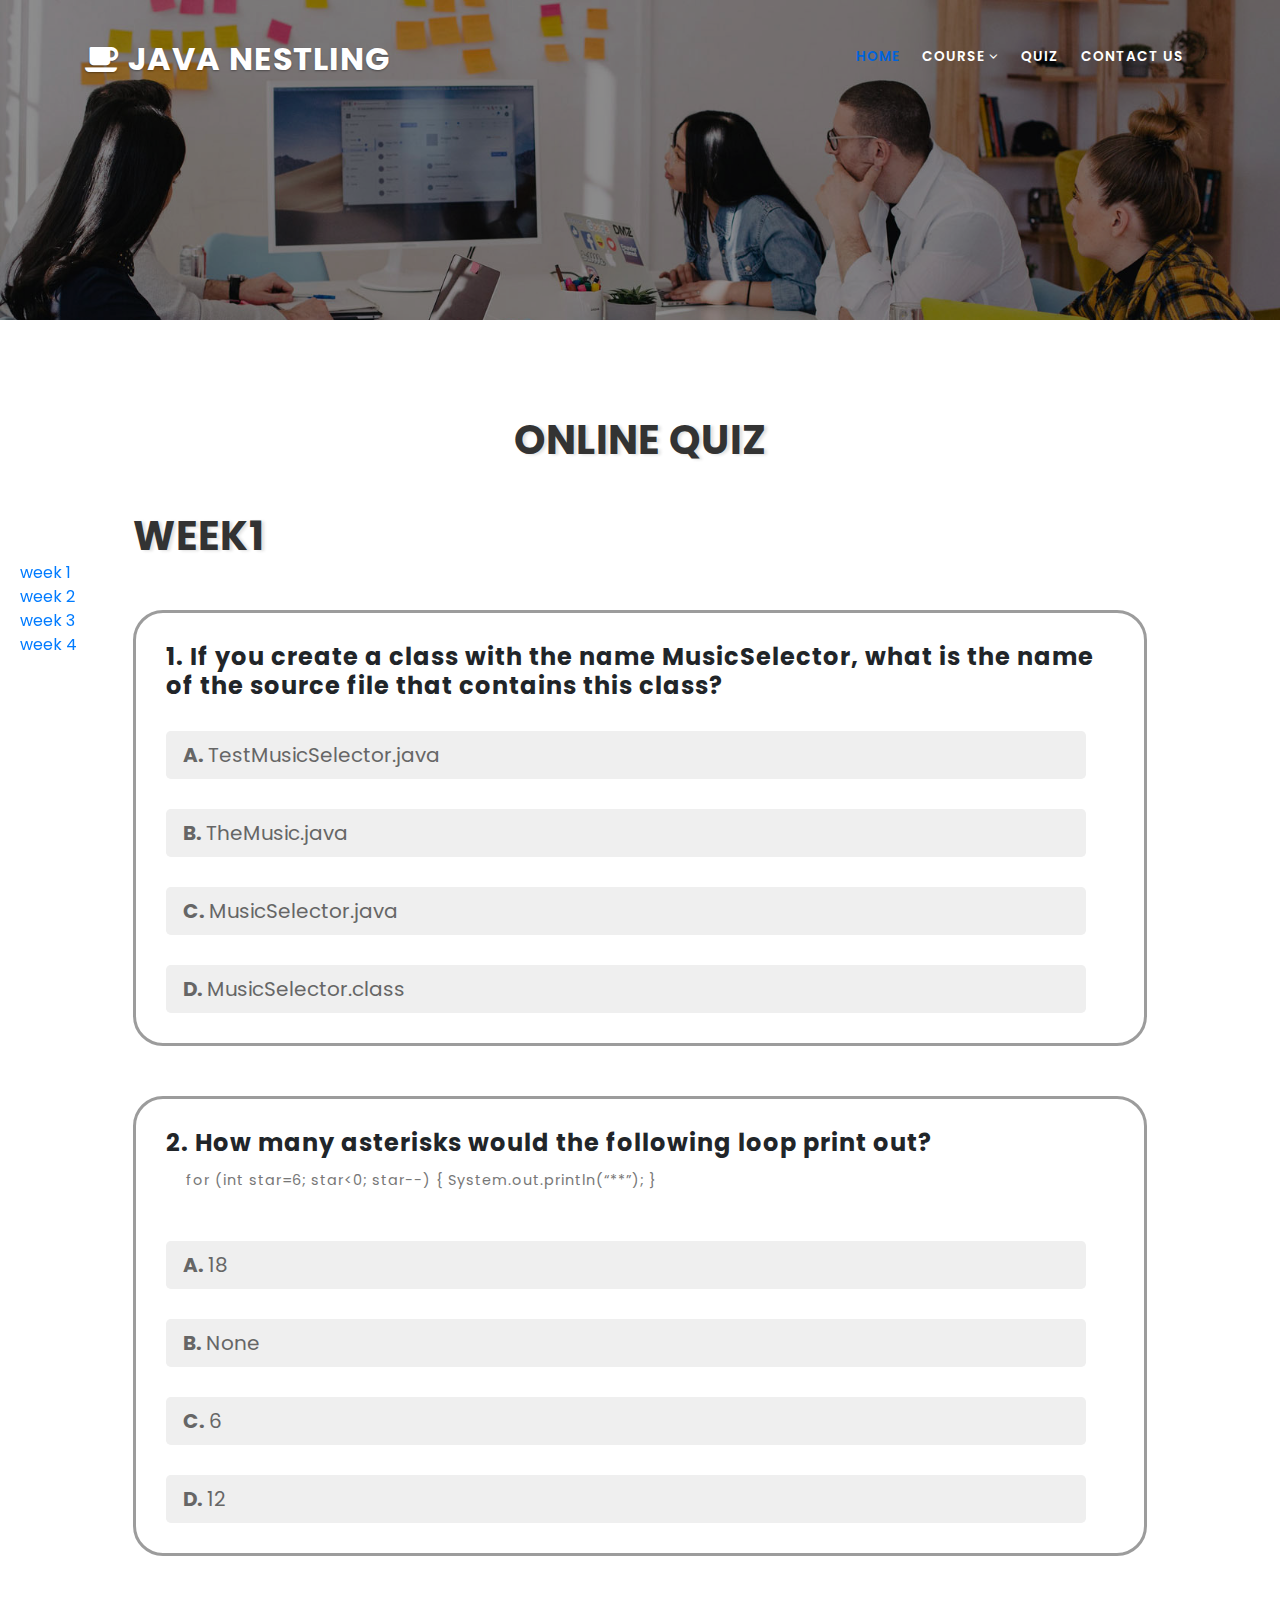
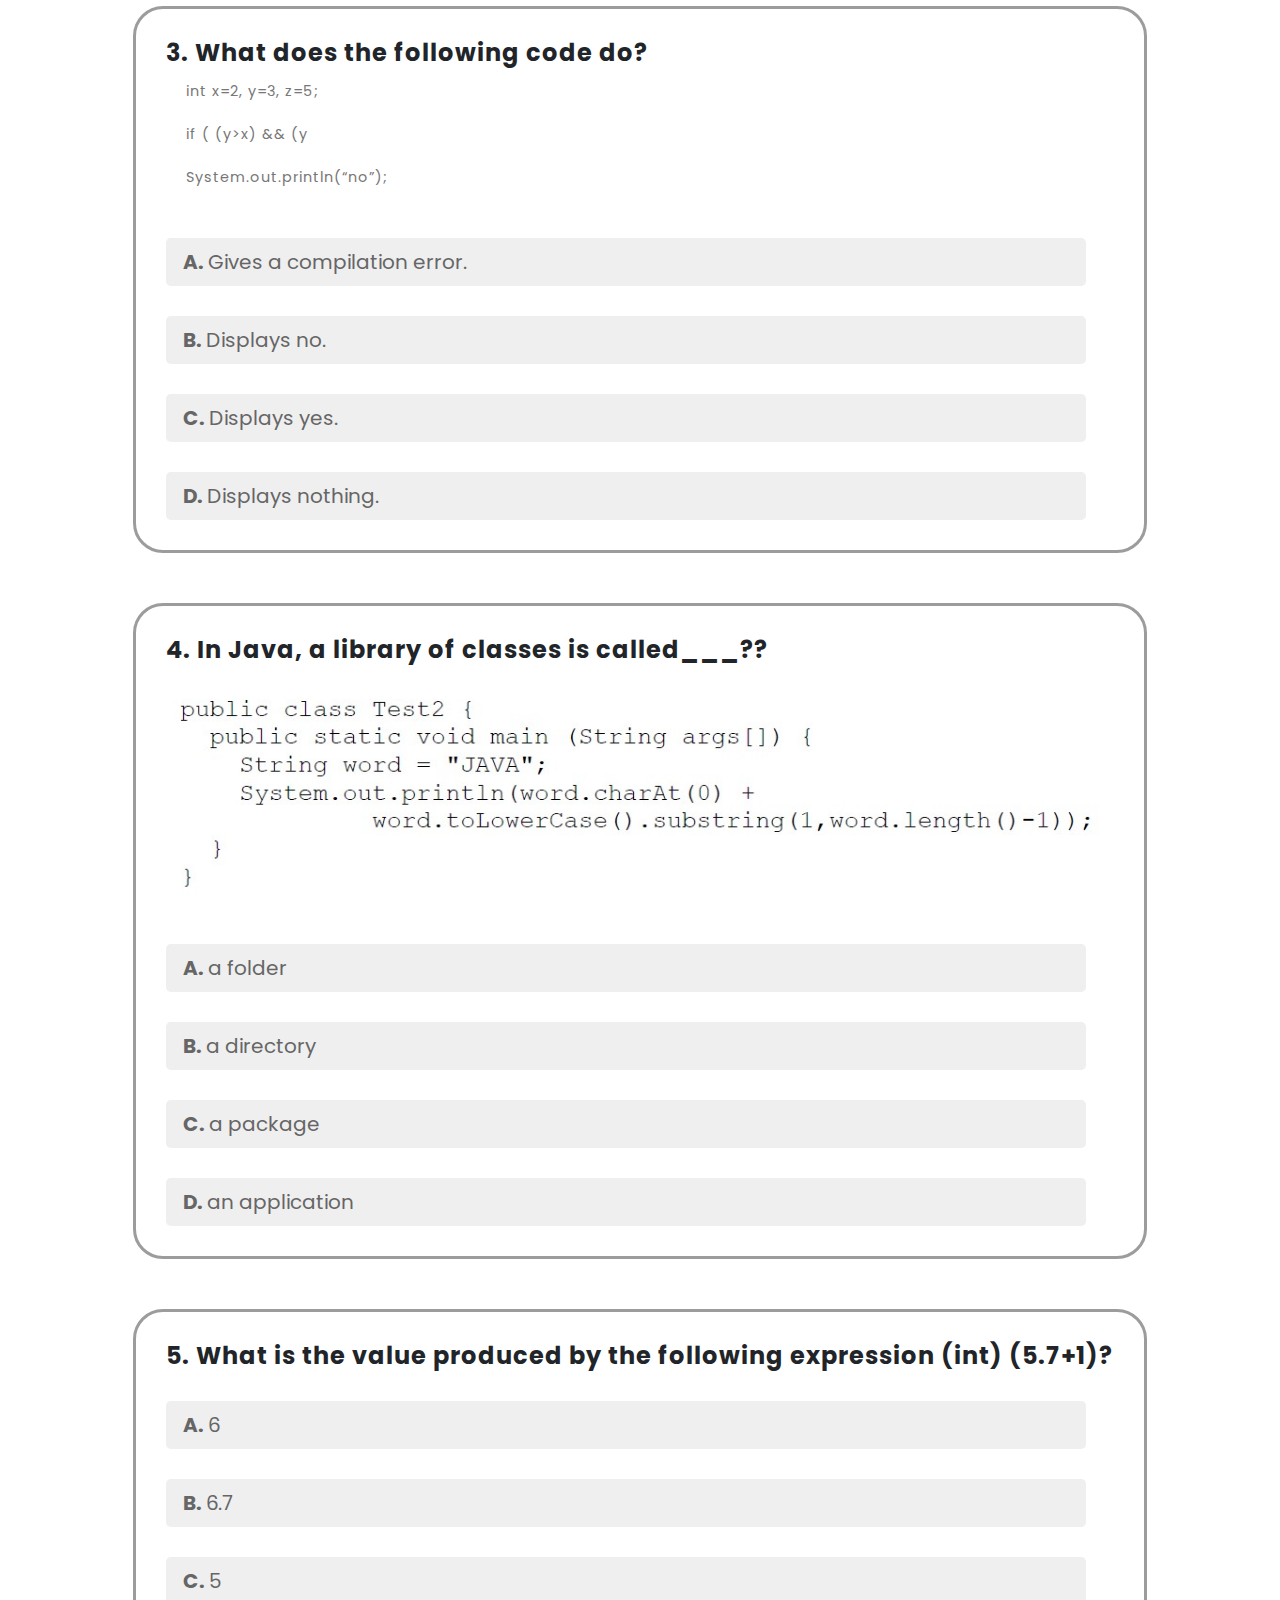
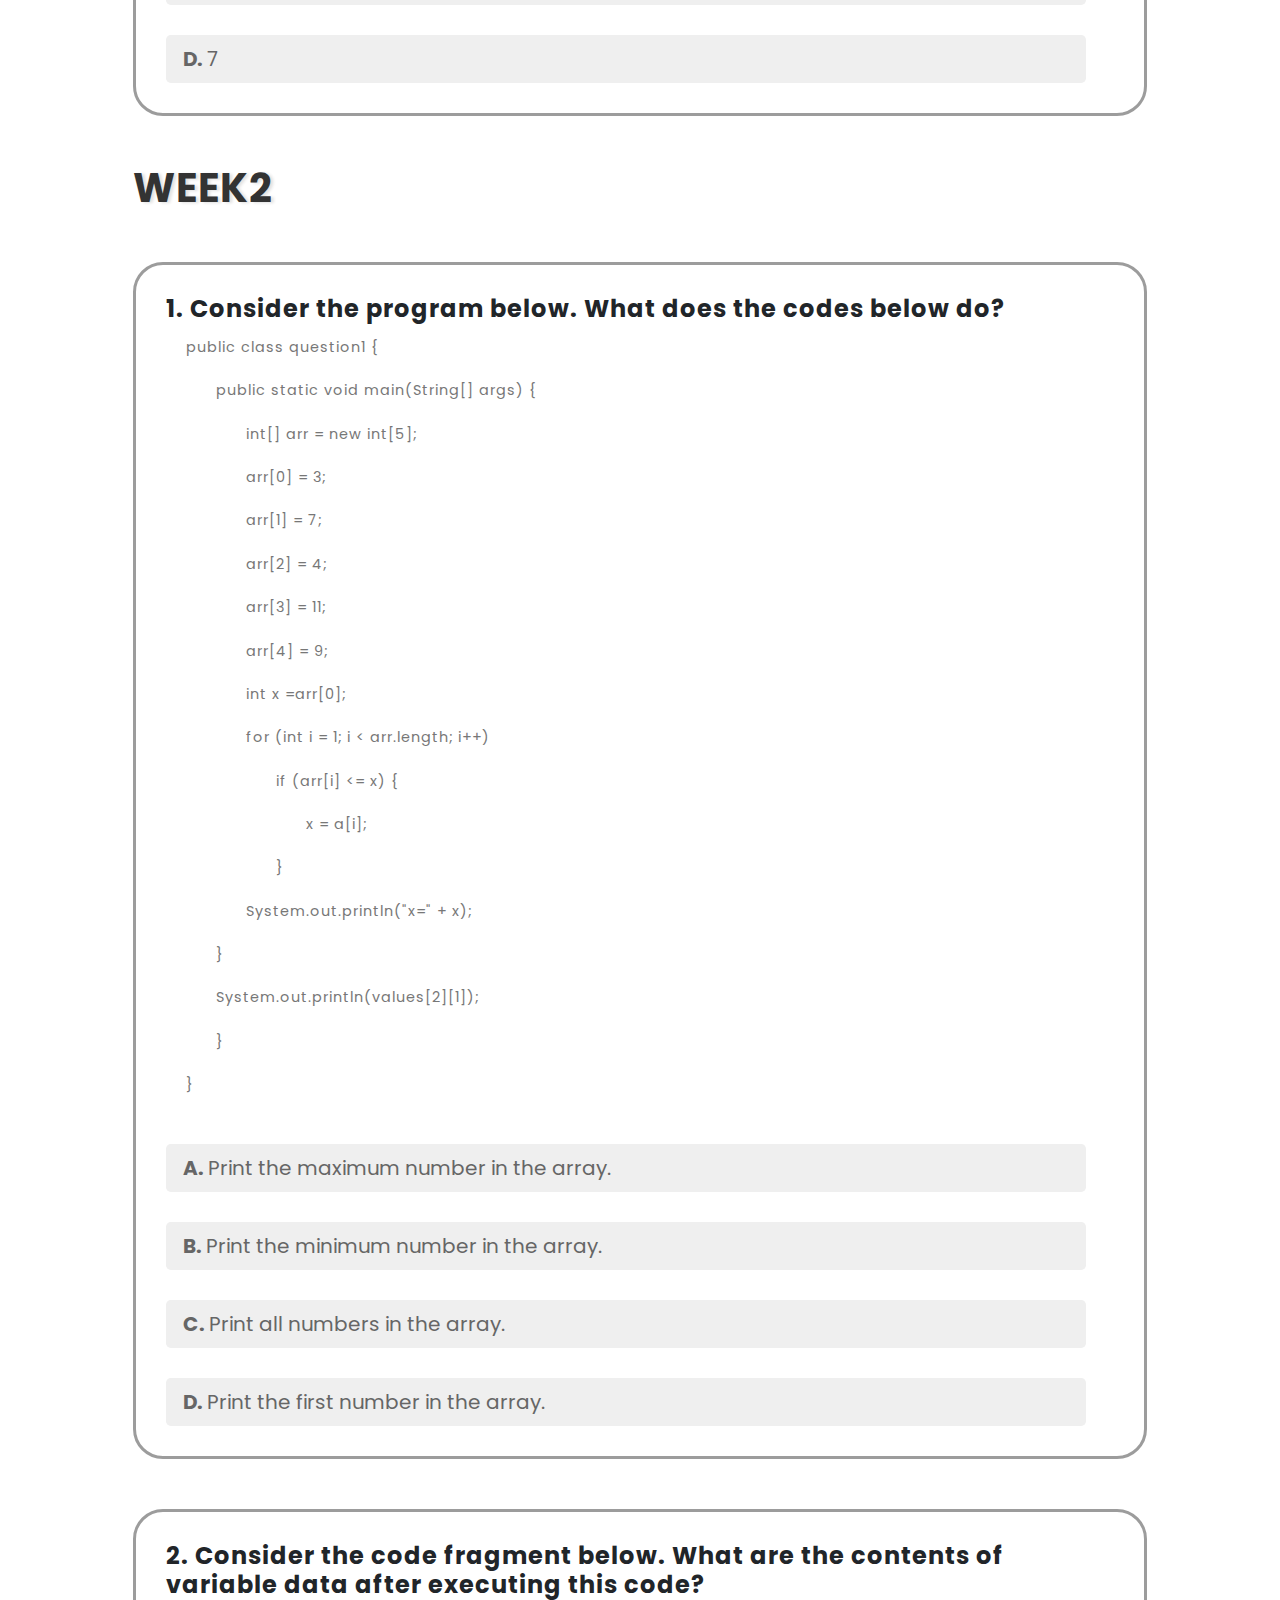
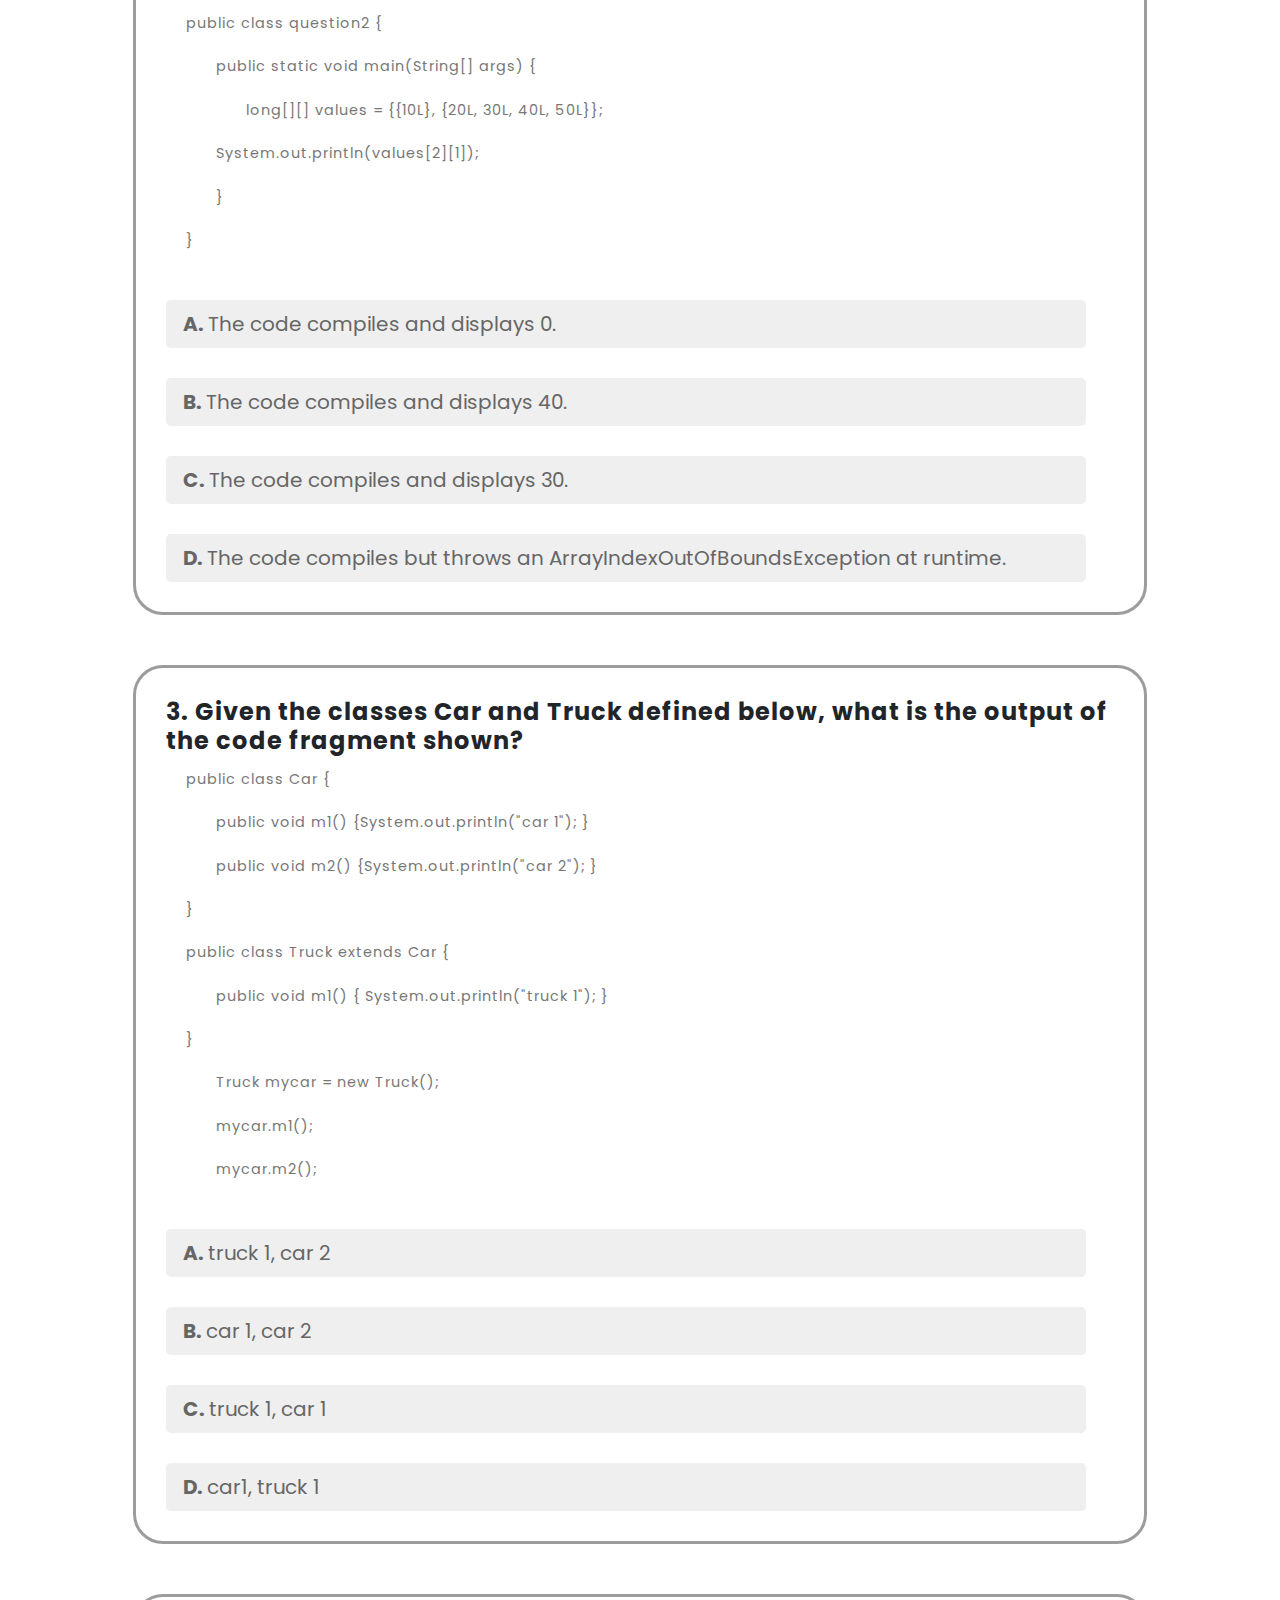
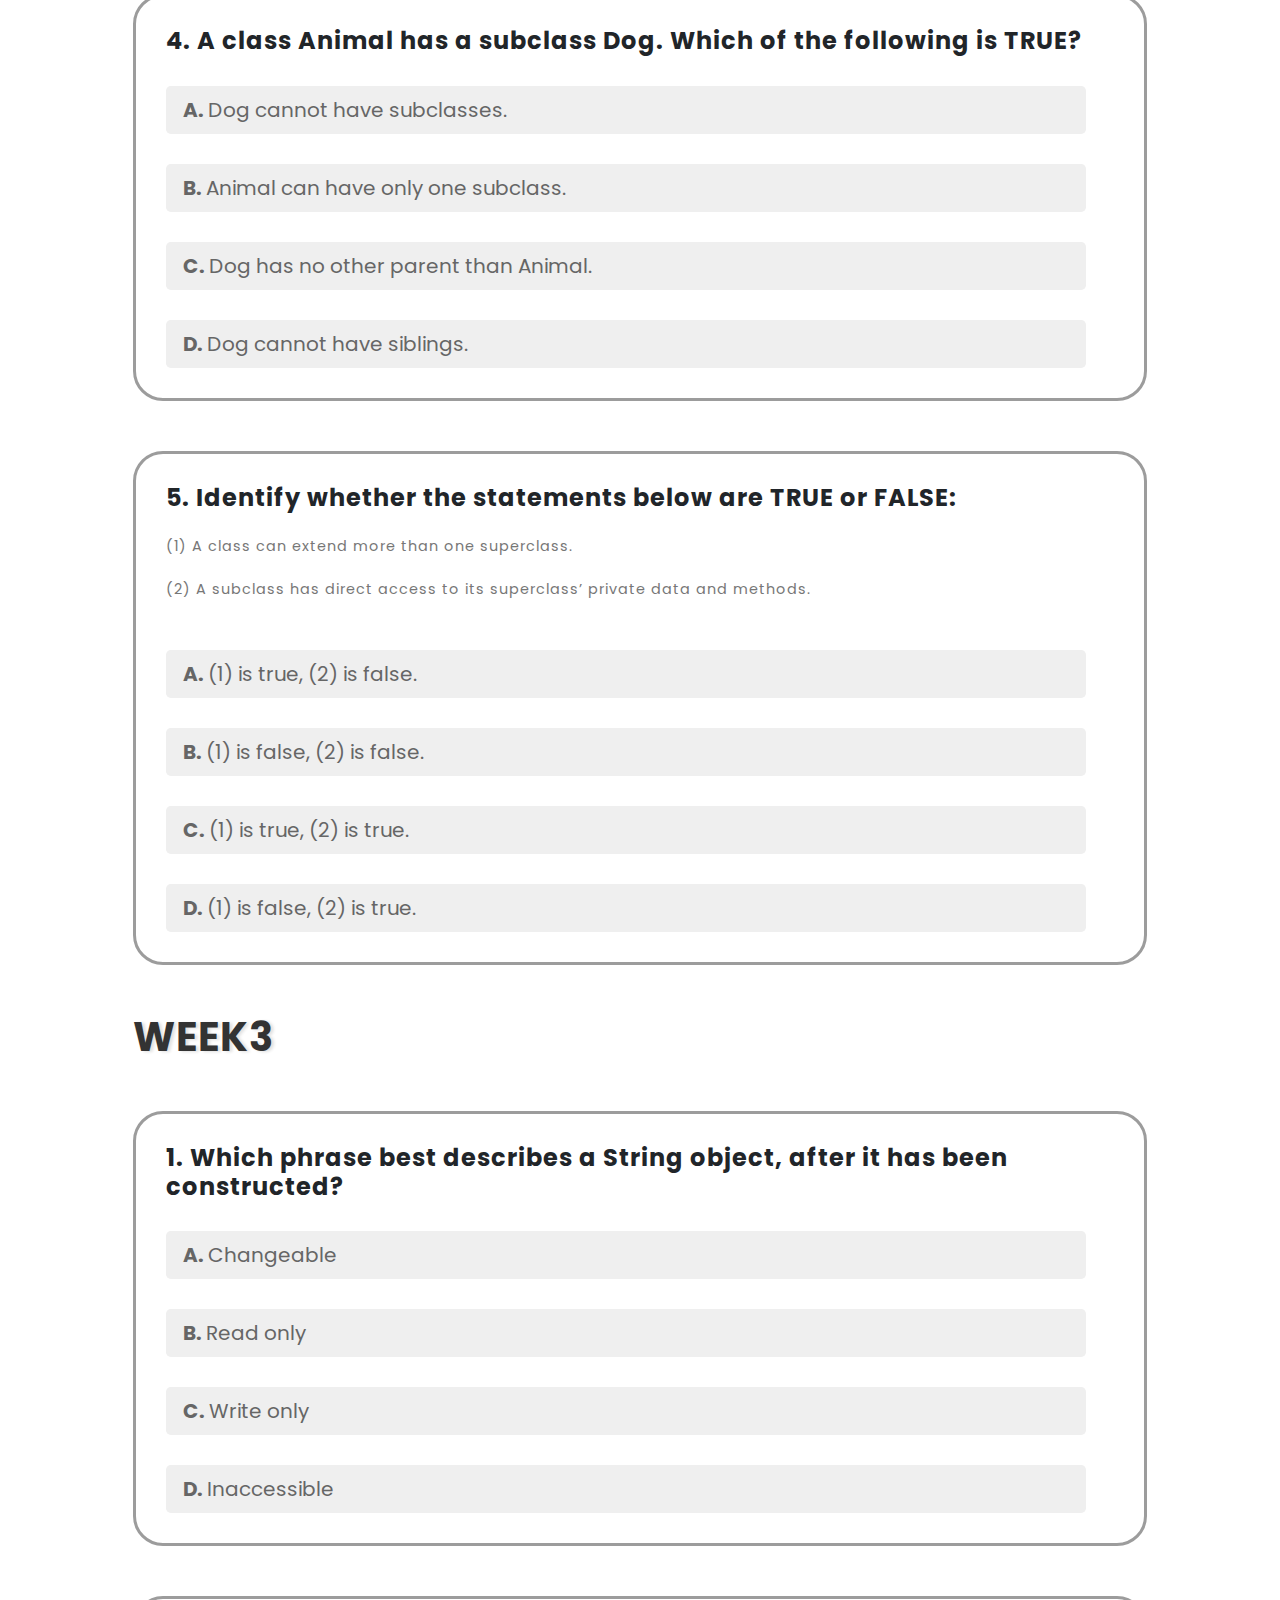
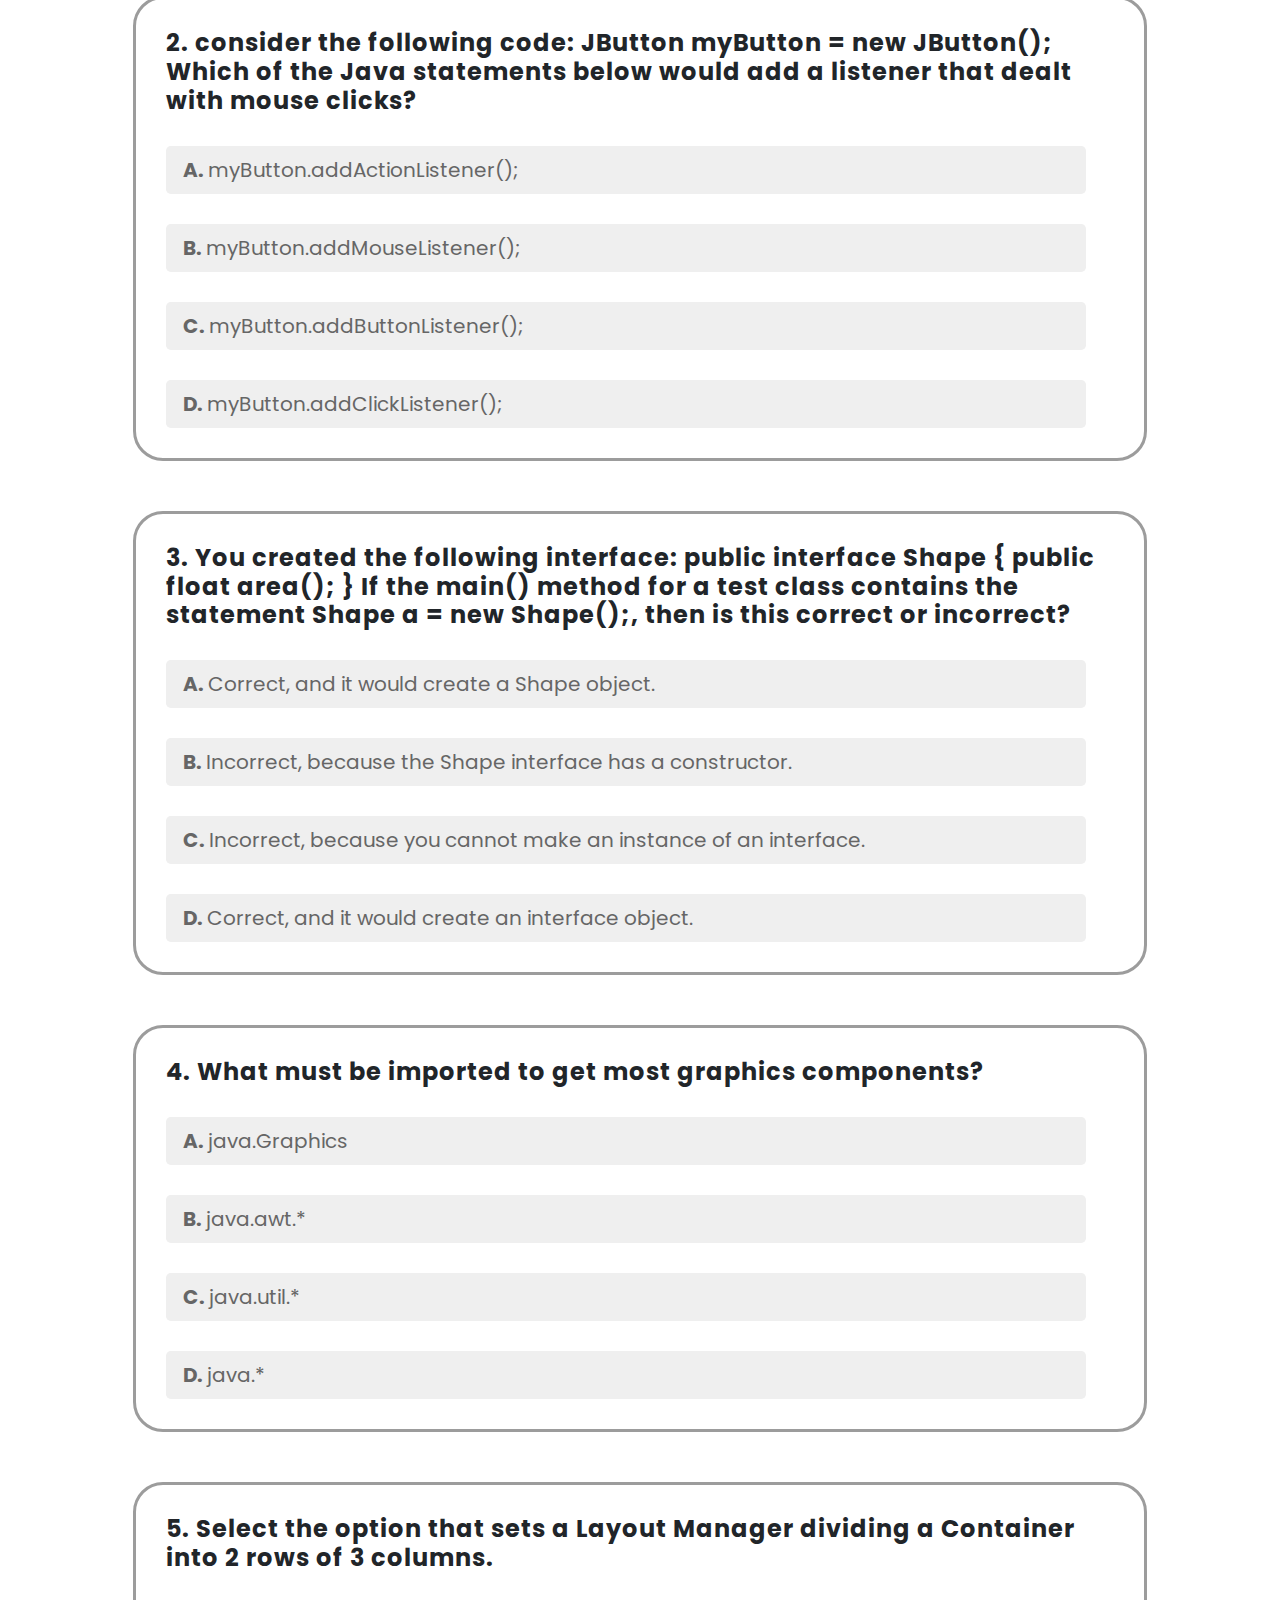
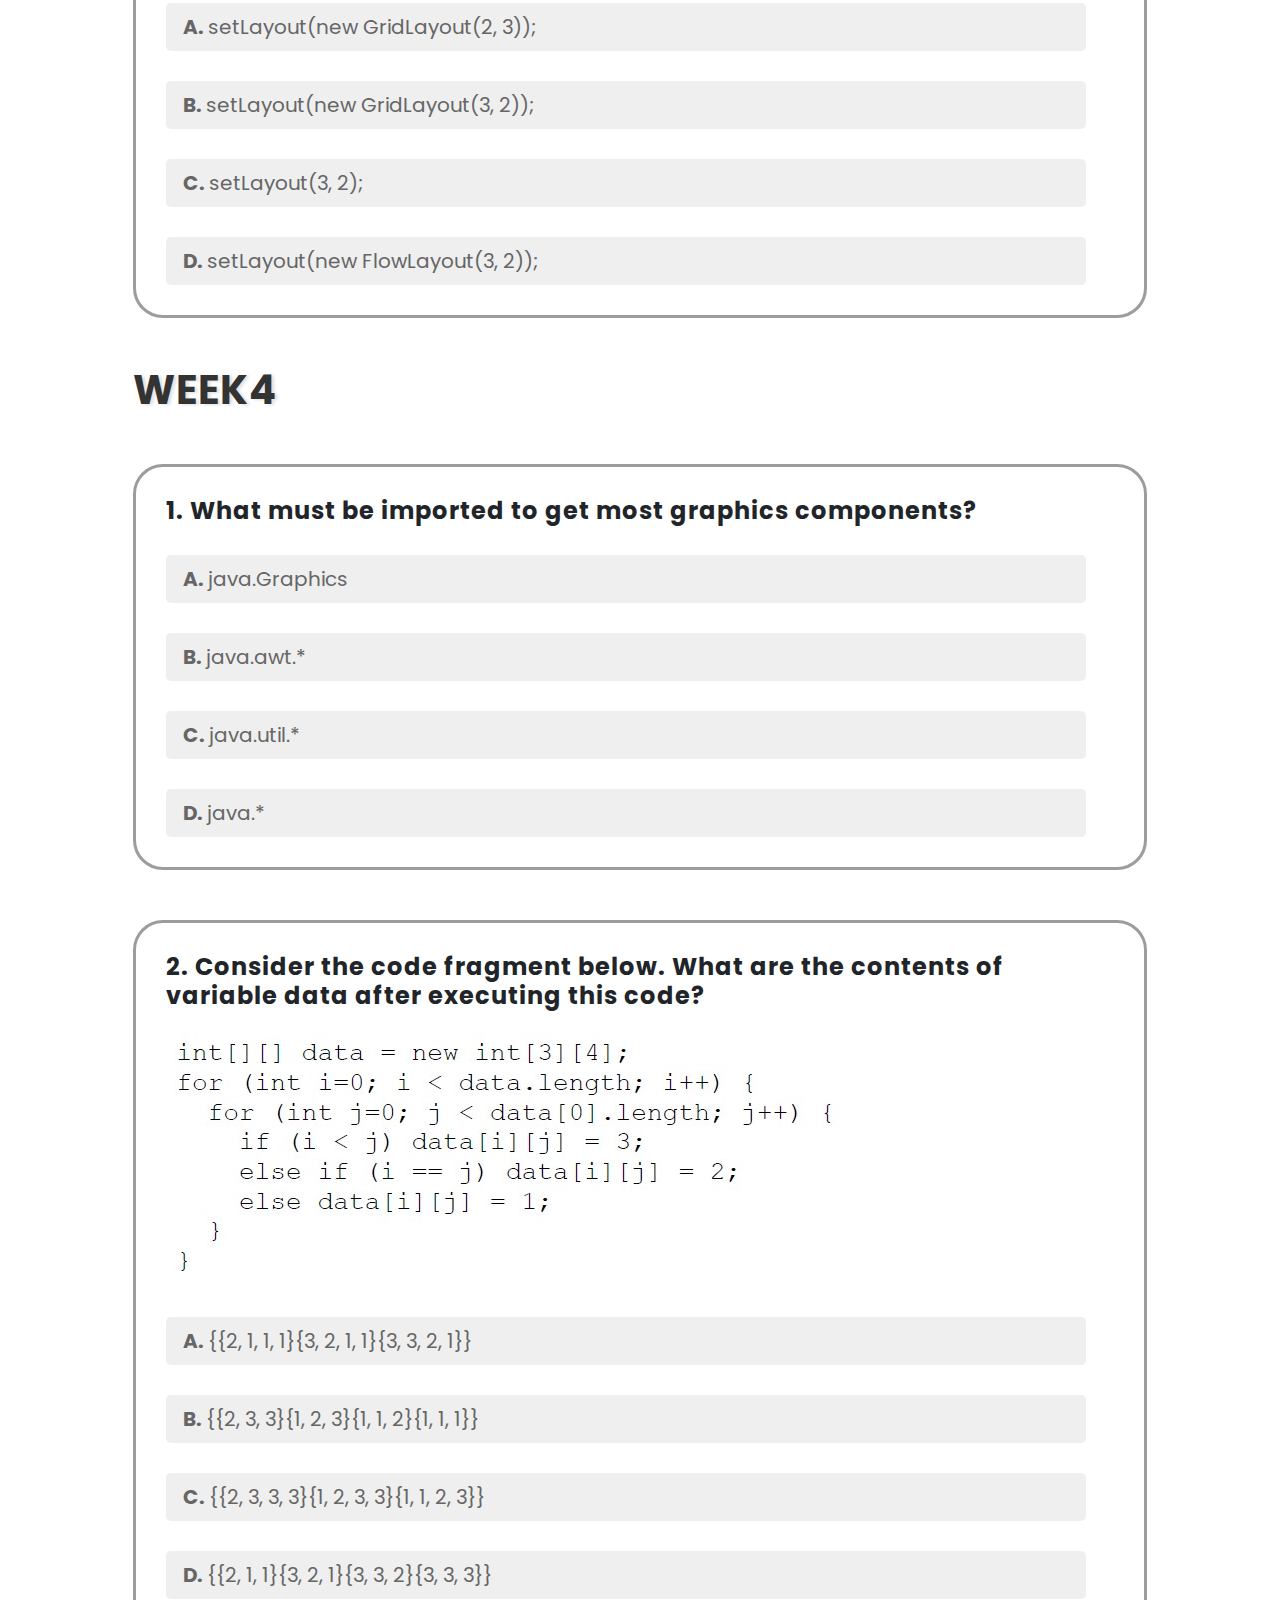
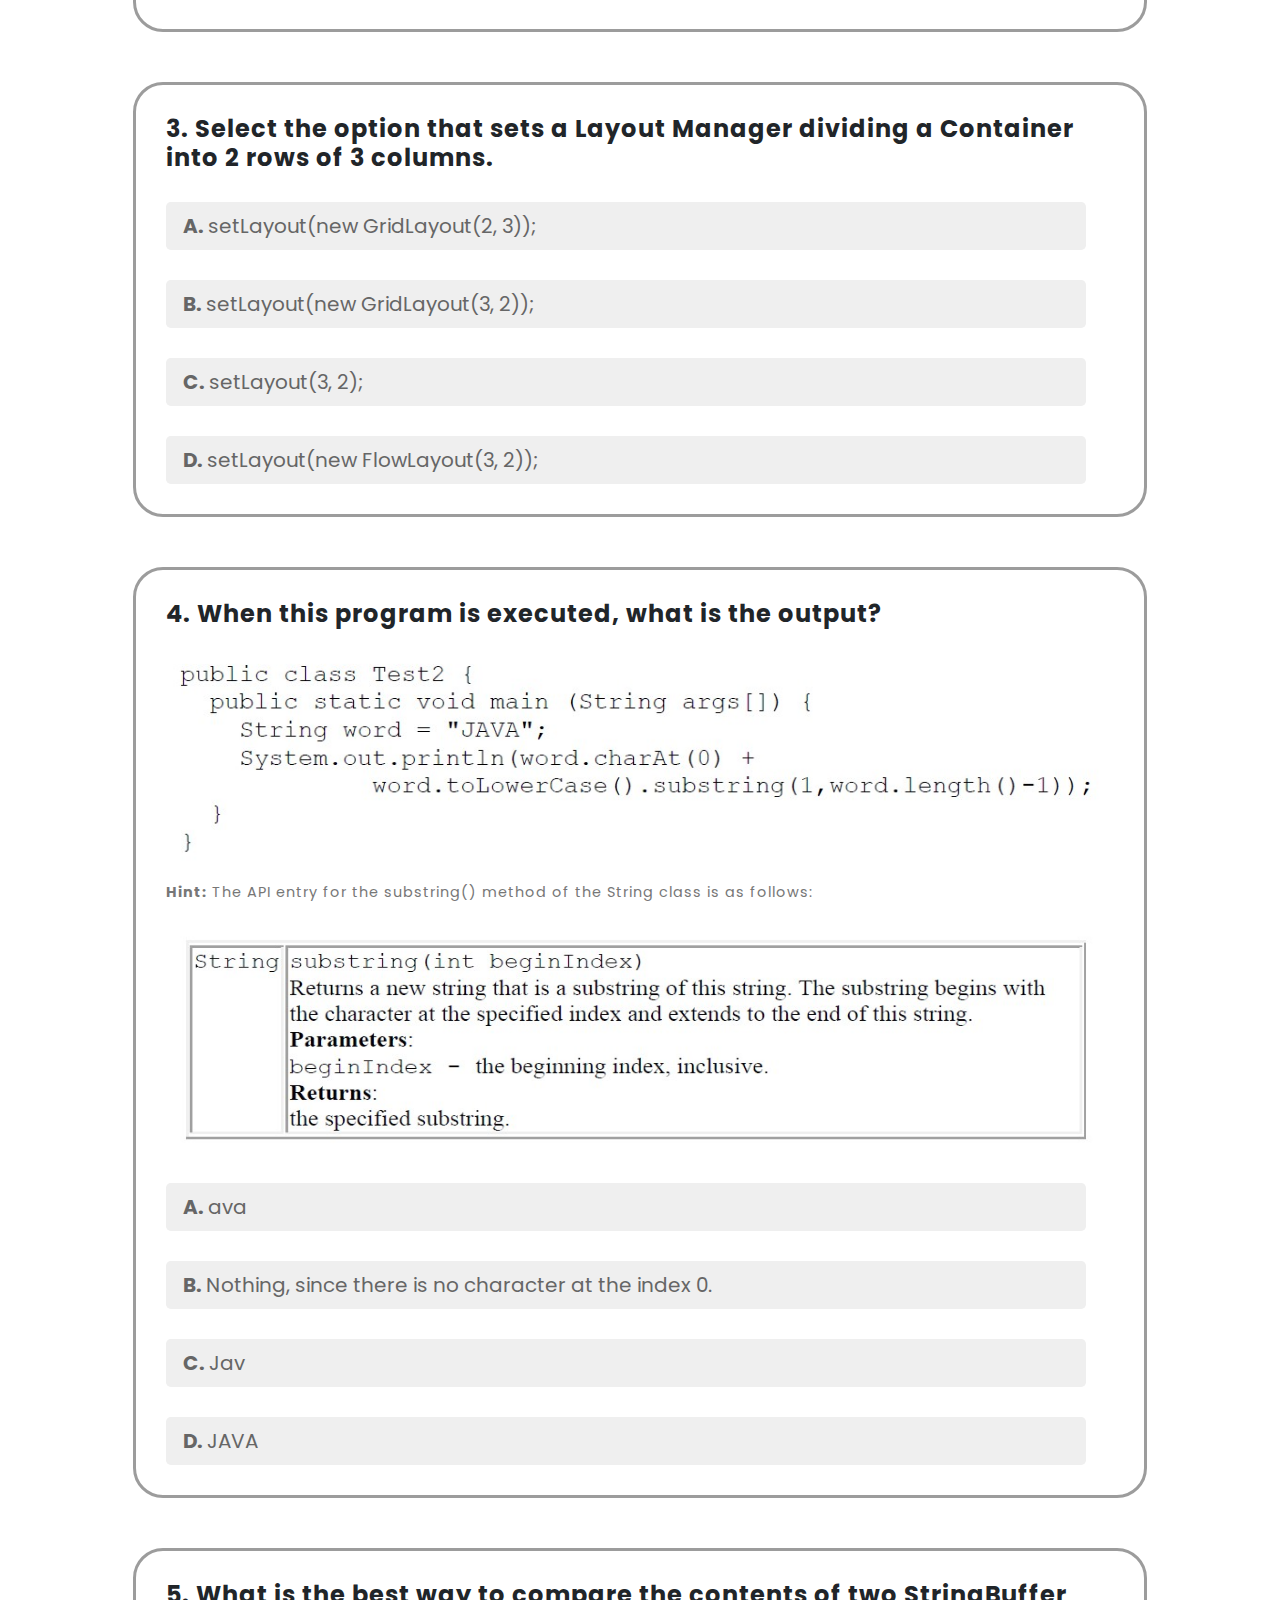
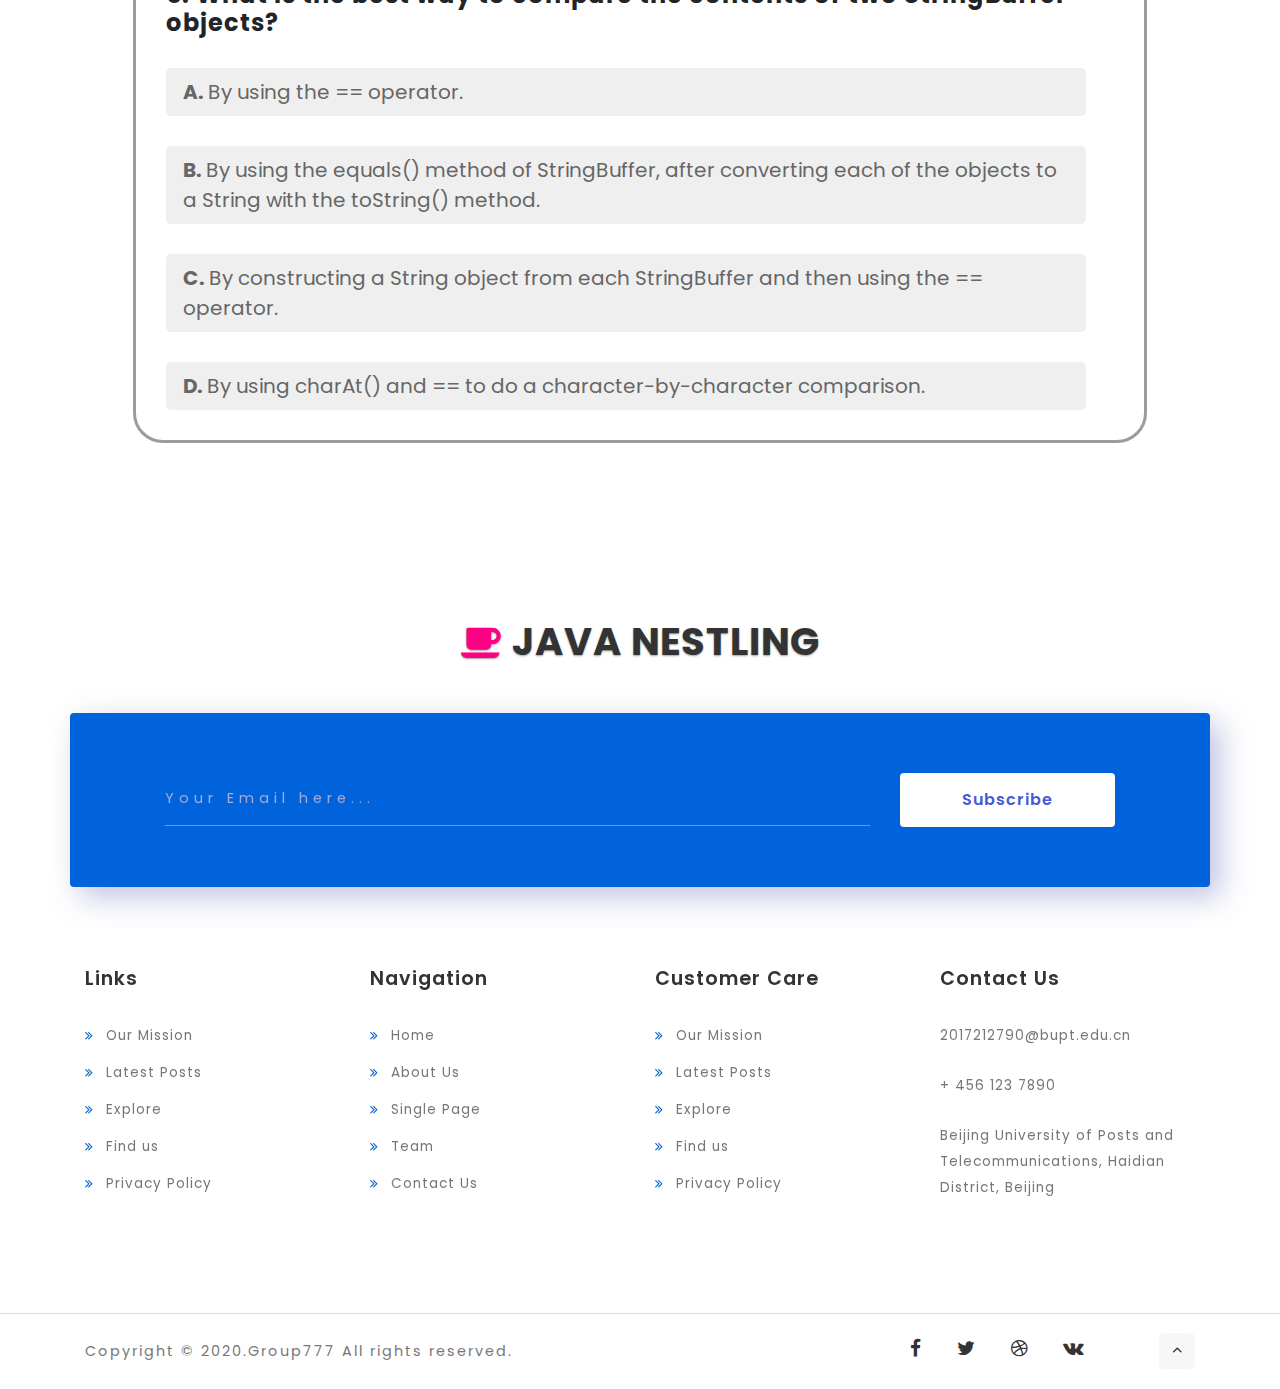
<file: 2020Interactive-Media-Design-and-ProductionGroup777/quiz.html>
<!DOCTYPE html>
<html lang="zxx">

<head>
    <title>quiz</title>
    <!-- Meta tag Keywords -->
    <meta name="viewport" content="width=device-width, initial-scale=1">
    <meta charset="UTF-8" />
    <meta name="keywords" content="" />
    <script>
        addEventListener("load", function() {
            setTimeout(hideURLbar, 0);
        }, false);
        

        function hideURLbar() {
            window.scrollTo(0, 1);
        }

    </script>
    <style>
        button.correct :focus {background-color: #0000FF;} 
        .correct:active{
            background-color: rgb(198, 235, 198) !important;
        }
        .false:active{
            background-color: rgb(235, 198, 198) !important;
        }
        .ques-single{
            
            margin-bottom: 30px;
        }
        .add-in{
           
            border:solid;
            border-color: rgb(156, 156, 156);
            border-radius: 30px;
            margin-top: 50px;
        }
        .question-title{
            margin-left: 30px;
            margin-right: 30px;
            margin-top: 30px;
        }
        .btn-in-question{
            width: 920px;
            margin-top: 30px;
            margin-left: 30px;
            color: #666;
            
        }
    </style>
    <!-- //Meta tag Keywords -->
    <!-- Custom-Files -->
    <link rel="stylesheet" href="css/bootstrap.css">
    <!-- Bootstrap-Core-CSS -->
    <link rel="stylesheet" href="css/style.css" type="text/css" media="all" />
    <link rel="stylesheet" href="css/slider.css" type="text/css" media="all" />
    <!-- Style-CSS -->
    <!-- font-awesome-icons -->
    <link href="css/font-awesome.css" rel="stylesheet">
    <!-- //font-awesome-icons -->
    <!-- /Fonts -->
    <link href="http://fonts.googleapis.com/css?family=Poppins:100,100i,200,200i,300,300i,400,400i,500,500i,600,600i,700,700i,800,800i,900" rel="stylesheet">
    <!-- //Fonts -->
</head>

<body>
    <div class="page-sidebar" style="position: fixed; margin-top: 560px; margin-left: 20px; width: 160px; ">
        <ul class="list-unstyled" style="color: #666;">
            
            
            <li><a href="#week1">week 1</a></li>
            <li><a href="#week2">week 2</a></li>
            <li><a href="#week3">week 3</a></li>
            <li><a href="#week4">week 4</a></li>

            
           
        </ul>
    </div>
    <!-- mian-content -->
    <div class="main-w3layouts-header-sec inner-page" id="home">
        <div class="overlay-innerpage">
            <!-- header -->
            <header>
                <div class="container">
                    <div class="header d-lg-flex justify-content-between align-items-center">
                        <div class="header-section">
                            <h1>
                                <a class="navbar-brand logo editContent" href="index.html">
                                    <span class="fa fa-angellist"></span> Java Nestling
                                </a>
                            </h1>
                        </div>
                        <div class="nav_section">
                            <nav>
                                <label for="drop" class="toggle mt-lg-0 mt-1"><span class="fa fa-bars" aria-hidden="true"></span></label>
                                <input type="checkbox" id="drop" />
                                <ul class="menu">
                                    <li class="active"><a href="index.html">Home</a></li>
                                   
    
                                    <li>
                                        <!-- First Tier Drop Down -->
                                        <label for="drop-2" class="toggle">Dropdown <span class="fa fa-angle-down" aria-hidden="true"></span> </label>
                                        <a href="#skills">course <span class="fa fa-angle-down" aria-hidden="true"></span></a>
                                        <input type="checkbox" id="drop-2" />
                                        <ul class="inner-dropdown">
                                            <li><a href="week1.html">week1</a></li>
                                            <li><a href="week2.html">week2</a></li>
                                            <li><a href="week3.html">week3</a></li>
                                            <li><a href="week4.html">week4</a></li>
                                        </ul>
                                    </li>
                                    <li><a href="quiz.html">Quiz</a></li>
                                    
                                    <li><a href="contact.html">Contact Us</a></li>
                                   
    
                                </ul>
                            </nav>
                        </div>
    
                    </div>
                </div>
            </header>
            <!-- //header -->
        </div>
    </div>

    <!-- //banner -->
    <!-- //banner-botttom -->
    <section class="content-info py-5">
        <div class="container py-md-5">
            <h3 class="title-w3pvt mb-5 text-center">online quiz</h3>
            <div class="single-lavi-page mt-md-5 mt-4 px-lg-5">
                <h3 class="title-w3pvt mb-5 text-left" id="week1">week1</h3>
                <div class="add-in">
                    <div class="ques-single">
                    <h4 class="question-title text-left">1.	If you create a class with the name MusicSelector, what is the name of the source file that contains this class?</h4>
                    <button type="button" class="btn-in-question btn btn-default btn-lg text-left false"><b>A.</b> TestMusicSelector.java</button>
                    <button type="button" class="btn-in-question btn btn-default btn-lg text-left false"><b>B.</b> TheMusic.java</button>
                    <button type="button" class="btn-in-question btn btn-default btn-lg text-left correct"><b>C.</b> MusicSelector.java</button>
                    <button type="button" class="btn-in-question btn btn-default btn-lg text-left false"><b>D.</b> MusicSelector.class</button>
                </div>
                </div>
                <div class="add-in">
                    <div class="ques-single">
                    <h4 class="question-title text-left">2.	How many asterisks would the following loop print out?</h4>
                    <div style="margin-left: 50px; margin-top: 10px;">
                        <p> for (int star=6; star<0; star--) {
                            System.out.println(“**”);
                        }
                        </p>
                    </div>

                    <button type="button" class="btn-in-question btn btn-default btn-lg text-left false"><b>A.</b> 18
                        </button>
                    <button type="button" class="btn-in-question btn btn-default btn-lg text-left correct"><b>B.</b> None</button>
                    <button type="button" class="btn-in-question btn btn-default btn-lg text-left false"><b>C.</b> 6</button>
                    <button type="button" class="btn-in-question btn btn-default btn-lg text-left false"><b>D.</b> 12</button>
                </div>
                </div>
                <div class="add-in">
                    <div class="ques-single">
                    <h4 class="question-title text-left">3.	What does the following code do?</h4>
                    <div style="margin-left: 50px; margin-top: 10px;">
                        <p>int x=2, y=3, z=5;</p>
                        <p>if ( (y>x) && (y<z) && (y<=y) && (x==4) )</p>
                        <p>System.out.println(“no”);</p>
                    </div>
                    <button type="button" class="btn-in-question btn btn-default btn-lg text-left false"><b>A.</b> Gives a compilation error.</button>
                    <button type="button" class="btn-in-question btn btn-default btn-lg text-left false"><b>B.</b> Displays no.</button>
                    <button type="button" class="btn-in-question btn btn-default btn-lg text-left false"><b>C.</b> Displays yes.</button>
                    <button type="button" class="btn-in-question btn btn-default btn-lg text-left correct"><b>D.</b> Displays nothing.</button>
                </div>
                </div>
                <div class="add-in">
                    <div class="ques-single">
                    <h4 class="question-title text-left">4. In Java, a library of classes is called___??</h4>
                    <img src="images/q5_2.jpg" style="margin-left:30px; margin-top:20px ;height: 230px; width: 950px;"> 
                   
                    <button type="button" class="btn-in-question btn btn-default btn-lg text-left false"><b>A.</b> a folder</button>
                    <button type="button" class="btn-in-question btn btn-default btn-lg text-left false"><b>B.</b>  a directory</button>
                    <button type="button" class="btn-in-question btn btn-default btn-lg text-left correct"><b>C.</b>  a package</button>
                    <button type="button" class="btn-in-question btn btn-default btn-lg text-left false"><b>D.</b> an application</button>
                </div>
            </div>
                <div class="add-in" >
                    <div class="ques-single">
                    <h4 class="question-title text-left">5. What is the value produced by the following expression (int) (5.7+1)?</h4>
                    <button type="button" class="btn-in-question btn btn-default btn-lg text-left correct" ><b>A.</b> 6</button>
                    <button type="button" class="btn-in-question btn btn-default btn-lg text-left false" ><b>B.</b> 6.7</button>
                    <button type="button" class="btn-in-question btn btn-default btn-lg text-left false" ><b>C.</b> 5</button>
                    <button type="button" class="btn-in-question btn btn-default btn-lg text-left false"><b>D.</b>  7</button>
                    </div>
                </div>

               
            </div>
            <div class="single-lavi-page mt-md-5 mt-4 px-lg-5">
                <h3 class="title-w3pvt mb-5 text-left" id="week2">week2</h3>
                <div class="add-in">
                    <div class="ques-single">
                    <h4 class="question-title text-left">1. Consider the program below. What does the codes below do?</h4>
                    <div style="margin-left: 50px; margin-top: 10px;">
                        <p>public class question1 {</p>
                            <p style="margin-left: 30px; ">public static void main(String[] args) {</p>
                                <p style="margin-left: 60px; ">int[] arr = new int[5];</p>
                                <p style="margin-left: 60px; ">arr[0] = 3;</p>
                                <p style="margin-left: 60px; ">arr[1] = 7;</p>
                                <p style="margin-left: 60px; ">arr[2] = 4;</p>
                                <p style="margin-left: 60px; ">arr[3] = 11;</p>
                                <p style="margin-left: 60px; ">arr[4] = 9;</p>
                                <p style="margin-left: 60px; ">int x =arr[0];</p>
                                <p style="margin-left: 60px; ">for (int i = 1; i < arr.length; i++)</p>
                                    <p style="margin-left: 90px; "> if (arr[i] <= x) {</p>
                                        <p style="margin-left: 120px; ">x = a[i];</p>
                                        <p style="margin-left: 90px; ">} </p>
                                        <p style="margin-left: 60px; ">System.out.println("x=" + x);</p>
                                    
                                    <p style="margin-left: 30px; ">}</p> 
                                    
                                        
                            <p style="margin-left: 30px; ">System.out.println(values[2][1]);</p>
                            <p style="margin-left: 30px; ">}</p>
                          <p>}</p>  

                </div>
                    <button type="button" class="btn-in-question btn btn-default btn-lg text-left false"><b>A.</b> Print the maximum number in the array.</button>
                    <button type="button" class="btn-in-question btn btn-default btn-lg text-left correct"><b>B.</b> Print the minimum number in the array.</button>
                    <button type="button" class="btn-in-question btn btn-default btn-lg text-left false"><b>C.</b> Print all numbers in the array.</button>
                    <button type="button" class="btn-in-question btn btn-default btn-lg text-left false"><b>D.</b> Print the first number in the array.</button>
                </div>
                </div>
                <div class="add-in">
                    <div class="ques-single">
                    <h4 class="question-title text-left">2. Consider the code fragment below. What are the contents of variable data after executing this code?</h4>
                    <div style="margin-left: 50px; margin-top: 10px;">
                        <p>public class question2 {</p>
                            <p style="margin-left: 30px; ">public static void main(String[] args) {</p>
                            <p style="margin-left: 60px; ">long[][] values = {{10L},
                                {20L, 30L, 40L, 50L}};
                                </p>
                            <p style="margin-left: 30px; ">System.out.println(values[2][1]);</p>
                            <p style="margin-left: 30px; ">}</p>
                          <p>}</p>  
                            

                </div>
                    <button type="button" class="btn-in-question btn btn-default btn-lg text-left false"><b>A.</b> The code compiles and displays 0.
                        </button>
                    <button type="button" class="btn-in-question btn btn-default btn-lg text-left false"><b>B.</b> The code compiles and displays 40.</button>
                    <button type="button" class="btn-in-question btn btn-default btn-lg text-left false"><b>C.</b> The code compiles and displays 30.</button>
                    <button type="button" class="btn-in-question btn btn-default btn-lg text-left correct"><b>D.</b> The code compiles but throws an ArrayIndexOutOfBoundsException at runtime. </button>
                </div>
                </div>
                <div class="add-in">
                    <div class="ques-single">
                    <h4 class="question-title text-left">3. Given the classes Car and Truck defined below, what is the output of the code fragment shown?</h4>
                    <div style="margin-left: 50px; margin-top: 10px;">
                            <p>public class Car {</p>
                                <p style="margin-left: 30px; ">public void m1() {System.out.println("car 1"); }</p>
                                <p style="margin-left: 30px; ">public void m2() {System.out.println("car 2"); }</p>
                                <p>}</p>
                                <p>public class Truck extends Car {</p>
                                    <p style="margin-left: 30px; ">public void m1() { System.out.println("truck 1"); } </p>
                                <p>}</p>
                                <p style="margin-left: 30px; ">Truck mycar = new Truck();</p>
                                <p style="margin-left: 30px; ">mycar.m1();</p>
                                <p style="margin-left: 30px; ">mycar.m2();</p>

                    </div>
                    
                    <button type="button" class="btn-in-question btn btn-default btn-lg text-left correct"><b>A.</b> truck 1, car 2</button>
                    <button type="button" class="btn-in-question btn btn-default btn-lg text-left false"><b>B.</b> car 1, car 2</button>
                    <button type="button" class="btn-in-question btn btn-default btn-lg text-left false"><b>C.</b> truck 1, car 1</button>
                    <button type="button" class="btn-in-question btn btn-default btn-lg text-left false"><b>D.</b> car1, truck 1</button>
                </div>
                </div>
                <div class="add-in">
                    <div class="ques-single">
                    <h4 class="question-title text-left">4. A class Animal has a subclass Dog. Which of the following is TRUE?</h4>
                   
                    <button type="button" class="btn-in-question btn btn-default btn-lg text-left false"><b>A.</b> Dog cannot have subclasses.</button>
                    <button type="button" class="btn-in-question btn btn-default btn-lg text-left false"><b>B.</b> Animal can have only one subclass.</button>
                    <button type="button" class="btn-in-question btn btn-default btn-lg text-left correct"><b>C.</b> Dog has no other parent than Animal.</button>
                    <button type="button" class="btn-in-question btn btn-default btn-lg text-left false"><b>D.</b> Dog cannot have siblings.</button>
                </div>
            </div>
                <div class="add-in" >
                    <div class="ques-single">
                    <h4 class="question-title text-left">5. Identify whether the statements below are TRUE or FALSE:</h4>
                    <div style="margin-left: 30px; margin-top: 20px;">
                        <p>(1) A class can extend more than one superclass.</p>
                        <p>(2) A subclass has direct access to its superclass’ private data and methods.</p>
                    </div>
                    
                    <button type="button" class="btn-in-question btn btn-default btn-lg text-left false" ><b>A.</b> (1) is true, (2) is false.</button>
                    <button type="button" class="btn-in-question btn btn-default btn-lg text-left correct"><b>B.</b> (1) is false, (2) is false.</button>
                    <button type="button" class="btn-in-question btn btn-default btn-lg text-left false" ><b>C.</b> (1) is true, (2) is true.</button>
                    <button type="button" class="btn-in-question btn btn-default btn-lg text-left false"><b>D.</b> (1) is false, (2) is true.</button>
                    </div>
                </div>

               
            </div>
            <div class="single-lavi-page mt-md-5 mt-4 px-lg-5">
                <h3 class="title-w3pvt mb-5 text-left" id="week3">week3</h3>
                <div class="add-in">
                    <div class="ques-single">
                    <h4 class="question-title text-left">1. Which phrase best describes a String object, after it has been constructed?   </h4>
                    <button type="button" class="btn-in-question btn btn-default btn-lg text-left false"><b>A.</b> Changeable</button>
                    <button type="button" class="btn-in-question btn btn-default btn-lg text-left correct"><b>B.</b> Read only</button>
                    <button type="button" class="btn-in-question btn btn-default btn-lg text-left false"><b>C.</b> Write only</button>
                    <button type="button" class="btn-in-question btn btn-default btn-lg text-left false"><b>D.</b> Inaccessible</button>
                </div>
                </div>
                <div class="add-in">
                    <div class="ques-single">
                    <h4 class="question-title text-left">2. consider the following code: JButton myButton = new JButton(); 
                        Which of the Java statements below would add a listener that dealt with mouse clicks? 
                        </h4>

                    <button type="button" class="btn-in-question btn btn-default btn-lg text-left false"><b>A.</b> myButton.addActionListener();
                        </button>
                    <button type="button" class="btn-in-question btn btn-default btn-lg text-left correct"><b>B.</b> myButton.addMouseListener();</button>
                    <button type="button" class="btn-in-question btn btn-default btn-lg text-left false"><b>C.</b> myButton.addButtonListener();</button>
                    <button type="button" class="btn-in-question btn btn-default btn-lg text-left false"><b>D.</b> myButton.addClickListener(); </button>
                </div>
                </div>
                <div class="add-in">
                    <div class="ques-single">
                    <h4 class="question-title text-left">3. You created the following interface: 
                        public interface Shape {    
                        public float area();  } 
                        If the main() method for a test class contains the statement Shape a = new Shape();, then is this correct or incorrect? 
                        </h4>
                    <button type="button" class="btn-in-question btn btn-default btn-lg text-left false"><b>A.</b> Correct, and it would create a Shape object. </button>
                    <button type="button" class="btn-in-question btn btn-default btn-lg text-left false"><b>B.</b> Incorrect, because the Shape interface has a constructor. </button>
                    <button type="button" class="btn-in-question btn btn-default btn-lg text-left correct"><b>C.</b> Incorrect, because you cannot make an instance of an interface.</button>
                    <button type="button" class="btn-in-question btn btn-default btn-lg text-left false"><b>D.</b> Correct, and it would create an interface object.</button>
                </div>
                </div>
                <div class="add-in">
                    <div class="ques-single">
                    <h4 class="question-title text-left">4. What must be imported to get most graphics components?</h4>
                   
                    <button type="button" class="btn-in-question btn btn-default btn-lg text-left false"><b>A.</b> java.Graphics </button>
                    <button type="button" class="btn-in-question btn btn-default btn-lg text-left correct"><b>B.</b> java.awt.*</button>
                    <button type="button" class="btn-in-question btn btn-default btn-lg text-left false"><b>C.</b>  java.util.*</button>
                    <button type="button" class="btn-in-question btn btn-default btn-lg text-left false"><b>D.</b> java.* </button>
                </div>
            </div>
                <div class="add-in" >
                    <div class="ques-single">
                    <h4 class="question-title text-left">5. Select the option that sets a Layout Manager dividing a Container into 2 rows of 3 columns. </h4>
                    <button type="button" class="btn-in-question btn btn-default btn-lg text-left correct" ><b>A.</b> setLayout(new GridLayout(2, 3));</button>
                    <button type="button" class="btn-in-question btn btn-default btn-lg text-left false" ><b>B.</b> setLayout(new GridLayout(3, 2));</button>
                    <button type="button" class="btn-in-question btn btn-default btn-lg text-left false" ><b>C.</b> setLayout(3, 2); </button>
                    <button type="button" class="btn-in-question btn btn-default btn-lg text-left false"><b>D.</b> setLayout(new FlowLayout(3, 2)); </button>
                    </div>
                </div>

               
            </div>
            <div class="single-lavi-page mt-md-5 mt-4 px-lg-5">
                <h3 class="title-w3pvt mb-5 text-left" id="week4">week4</h3>
                <div class="add-in">
                    <div class="ques-single">
                    <h4 class="question-title text-left">1. What must be imported to get most graphics components?</h4>
                    <button type="button" class="btn-in-question btn btn-default btn-lg text-left false"><b>A.</b> java.Graphics</button>
                    <button type="button" class="btn-in-question btn btn-default btn-lg text-left correct"><b>B.</b> java.awt.*</button>
                    <button type="button" class="btn-in-question btn btn-default btn-lg text-left false"><b>C.</b> java.util.*</button>
                    <button type="button" class="btn-in-question btn btn-default btn-lg text-left false"><b>D.</b> java.*</button>
                </div>
                </div>
                <div class="add-in">
                    <div class="ques-single">
                    <h4 class="question-title text-left">2. Consider the code fragment below. What are the contents of variable data after executing this code?</h4>
                    <img src="images/q5_1.jpg" style="margin-left:30px; margin-top:20px ;"> 
                    <button type="button" class="btn-in-question btn btn-default btn-lg text-left false"><b>A.</b> {{2, 1, 1, 1}{3, 2, 1, 1}{3, 3, 2, 1}}
                        </button>
                    <button type="button" class="btn-in-question btn btn-default btn-lg text-left false"><b>B.</b> {{2, 3, 3}{1, 2, 3}{1, 1, 2}{1, 1, 1}}</button>
                    <button type="button" class="btn-in-question btn btn-default btn-lg text-left correct"><b>C.</b> {{2, 3, 3, 3}{1, 2, 3, 3}{1, 1, 2, 3}}</button>
                    <button type="button" class="btn-in-question btn btn-default btn-lg text-left false"><b>D.</b> {{2, 1, 1}{3, 2, 1}{3, 3, 2}{3, 3, 3}}</button>
                </div>
                </div>
                <div class="add-in">
                    <div class="ques-single">
                    <h4 class="question-title text-left">3. Select the option that sets a Layout Manager dividing a Container into 2 rows of 3 columns.</h4>
                    <button type="button" class="btn-in-question btn btn-default btn-lg text-left correct"><b>A.</b> setLayout(new GridLayout(2, 3));</button>
                    <button type="button" class="btn-in-question btn btn-default btn-lg text-left false"><b>B.</b> setLayout(new GridLayout(3, 2));</button>
                    <button type="button" class="btn-in-question btn btn-default btn-lg text-left false"><b>C.</b> setLayout(3, 2);</button>
                    <button type="button" class="btn-in-question btn btn-default btn-lg text-left false"><b>D.</b> setLayout(new FlowLayout(3, 2));</button>
                </div>
                </div>
                <div class="add-in">
                    <div class="ques-single">
                    <h4 class="question-title text-left">4. When this program is executed, what is the output?</h4>
                    <img src="images/q5_2.jpg" style="margin-left:30px; margin-top:20px ;height: 230px; width: 950px;"> 
                    <p style="margin-left: 30px;"><b>Hint:</b> The API entry for the substring() method of the String class is as follows:</p>
                    <img src="images/q5_3.jpg" style="margin-left:30px; height: 230px; width: 950px;"> 
                    <button type="button" class="btn-in-question btn btn-default btn-lg text-left false"><b>A.</b> ava</button>
                    <button type="button" class="btn-in-question btn btn-default btn-lg text-left false"><b>B.</b> Nothing, since there is no character at the index 0.</button>
                    <button type="button" class="btn-in-question btn btn-default btn-lg text-left correct"><b>C.</b> Jav</button>
                    <button type="button" class="btn-in-question btn btn-default btn-lg text-left false"><b>D.</b> JAVA</button>
                </div>
            </div>
                <div class="add-in" >
                    <div class="ques-single">
                    <h4 class="question-title text-left">5. What is the best way to compare the contents of two StringBuffer objects?</h4>
                    <button type="button" class="btn-in-question btn btn-default btn-lg text-left false" ><b>A.</b> By using the == operator.</button>
                    <button type="button" class="btn-in-question btn btn-default btn-lg text-left correct" style="display:block; white-space:normal; "><b>B.</b> By using the equals() method of StringBuffer, after converting each of the objects to a String with the toString() method.</button>
                    <button type="button" class="btn-in-question btn btn-default btn-lg text-left false" style="display:block; white-space:normal;"><b>C.</b> By constructing a String object from each StringBuffer and then using the == operator.</button>
                    <button type="button" class="btn-in-question btn btn-default btn-lg text-left false"><b>D.</b> By using charAt() and == to do a character-by-character comparison.</button>
                    </div>
                </div>

               
            </div>

        </div>
    </section>
    <!-- //banner-botttom -->

    <!-- footer -->
    <footer class="footer-content py-5">
        <div class="container py-md-3">
            <div class="footer-top text-center mb-5">
                <h2>
                    <a class="navbar-brand pt-3 mb-5" href="index.html">
                        <span class="fa fa-angellist"></span> java nestling
                    </a>
                </h2>
                <div class="contact-form mx-auto text-left">
                    <form method="post" action="#">
                        <div class="row subscribe-sec">
                            <div class="col-md-9 con-gd">
                                <input type="email" class="form-control" id="email" placeholder="Your Email here..." name="email" required>

                            </div>
                            <div class="col-md-3 con-gd">
                                <button type="submit" class="btn btn-default">Subscribe</button>
                            </div>

                        </div>

                    </form>
                </div>
            </div>
            <div class="row footer-top-inner-w3layouts">
                <div class="col-lg-3 col-md-6 mt-lg-0 mt-4">
                    <div class="footer-lavi">
                        <h3 class="mb-3 lavi_title">Links</h3>
                        <hr>
                        <ul class="list-info-lavi">
                            <li>
                                <a href="about.html"><span class="fa fa-angle-double-right" aria-hidden="true"></span>
                                    Our Mission
                                </a>
                            </li>
                            <li>
                                <a href="#"><span class="fa fa-angle-double-right" aria-hidden="true"></span>
                                    Latest Posts
                                </a>
                            </li>
                            <li>
                                <a href="#"><span class="fa fa-angle-double-right" aria-hidden="true"></span>
                                    Explore
                                </a>
                            </li>
                            <li>
                                <a href="contact.html"><span class="fa fa-angle-double-right" aria-hidden="true"></span>
                                    Find us
                                </a>
                            </li>
                            <li>
                                <a href="#"><span class="fa fa-angle-double-right" aria-hidden="true"></span>
                                    Privacy Policy
                                </a>
                            </li>
                        </ul>
                    </div>
                </div>
                <div class="col-lg-3 col-md-6 mt-lg-0 mt-4">
                    <div class="footer-lavi">
                        <h3 class="mb-3 lavi_title">Navigation</h3>
                        <hr>
                        <ul class="list-info-lavi">
                            <li>
                                <a href="index.html"><span class="fa fa-angle-double-right" aria-hidden="true"></span>
                                    Home
                                </a>
                            </li>
                            <li>
                                <a href="about.html"><span class="fa fa-angle-double-right" aria-hidden="true"></span>
                                    About Us
                                </a>
                            </li>
                            <li>
                                <a href="single.html"><span class="fa fa-angle-double-right" aria-hidden="true"></span>
                                    Single Page
                                </a>
                            </li>
                            <li>
                                <a href="about.html"><span class="fa fa-angle-double-right" aria-hidden="true"></span>
                                    Team
                                </a>
                            </li>
                            <li>
                                <a href="contact.html"><span class="fa fa-angle-double-right" aria-hidden="true"></span>
                                    Contact Us
                                </a>
                            </li>
                        </ul>
                    </div>
                </div>
                <div class="col-lg-3 col-md-6 mt-lg-0 mt-4">
                    <div class="footer-lavi">
                        <h3 class="mb-3 lavi_title">Customer Care</h3>
                        <hr>
                        <ul class="list-info-lavi">
                            <li>
                                <a href="about.html"><span class="fa fa-angle-double-right" aria-hidden="true"></span>
                                    Our Mission
                                </a>
                            </li>
                            <li>
                                <a href="#"><span class="fa fa-angle-double-right" aria-hidden="true"></span>
                                    Latest Posts
                                </a>
                            </li>
                            <li> <a href="#"><span class="fa fa-angle-double-right" aria-hidden="true"></span>

                                    Explore
                                </a>
                            </li>
                            <li>
                                <a href="contact.html"><span class="fa fa-angle-double-right" aria-hidden="true"></span>
                                    Find us
                                </a>
                            </li>
                            <li>
                                <a href="#"><span class="fa fa-angle-double-right" aria-hidden="true"></span>
                                    Privacy Policy
                                </a>
                            </li>
                        </ul>
                    </div>
                </div>
                <div class="col-lg-3 col-md-6 mt-lg-0 mt-4">
                    <div class="footer-lavi">
                        <h3 class="mb-3 lavi_title">Contact Us</h3>
                        <hr>
                        <div class="last-w3layouts-contact">
                            <p>
                                <a href="mailto:example@email.com">2017212790@bupt.edu.cn</a>
                            </p>
                        </div>
                        <div class="last-w3layouts-contact my-2">
                            <p>+ 456 123 7890</p>
                        </div>
                        <div class="last-w3layouts-contact">
                            <p>Beijing University of Posts and Telecommunications, Haidian District, Beijing</p>
                        </div>
                    </div>
                </div>
            </div>

        </div>
        <!-- //footer bottom -->
    </footer>
    <!-- //footer -->
    <div class="copy-right">
        <div class="container">
            <div class="row">
                <p class="copy-right-grids text-md-left text-center my-sm-4 my-4 col-md-6">Copyright © 2020.Group777 All rights reserved.</p>
                <div class="w3layouts-footer text-md-right text-center mt-4 col-md-5">
                    <ul class="list-unstyled w3layouts-icons">
                        <li>
                            <a href="#">
                                <span class="fa fa-facebook-f"></span>
                            </a>
                        </li>
                        <li>
                            <a href="#">
                                <span class="fa fa-twitter"></span>
                            </a>
                        </li>
                        <li>
                            <a href="#">
                                <span class="fa fa-dribbble"></span>
                            </a>
                        </li>
                        <li>
                            <a href="#">
                                <span class="fa fa-vk"></span>
                            </a>
                        </li>
                    </ul>
                </div>
                <div class="move-top text-right col-md-1"><a href="#home" class="move-top"> <span class="fa fa-angle-up  mb-3" aria-hidden="true"></span></a></div>

            </div>
        </div>
    </div>
</body>

</html>
</file>
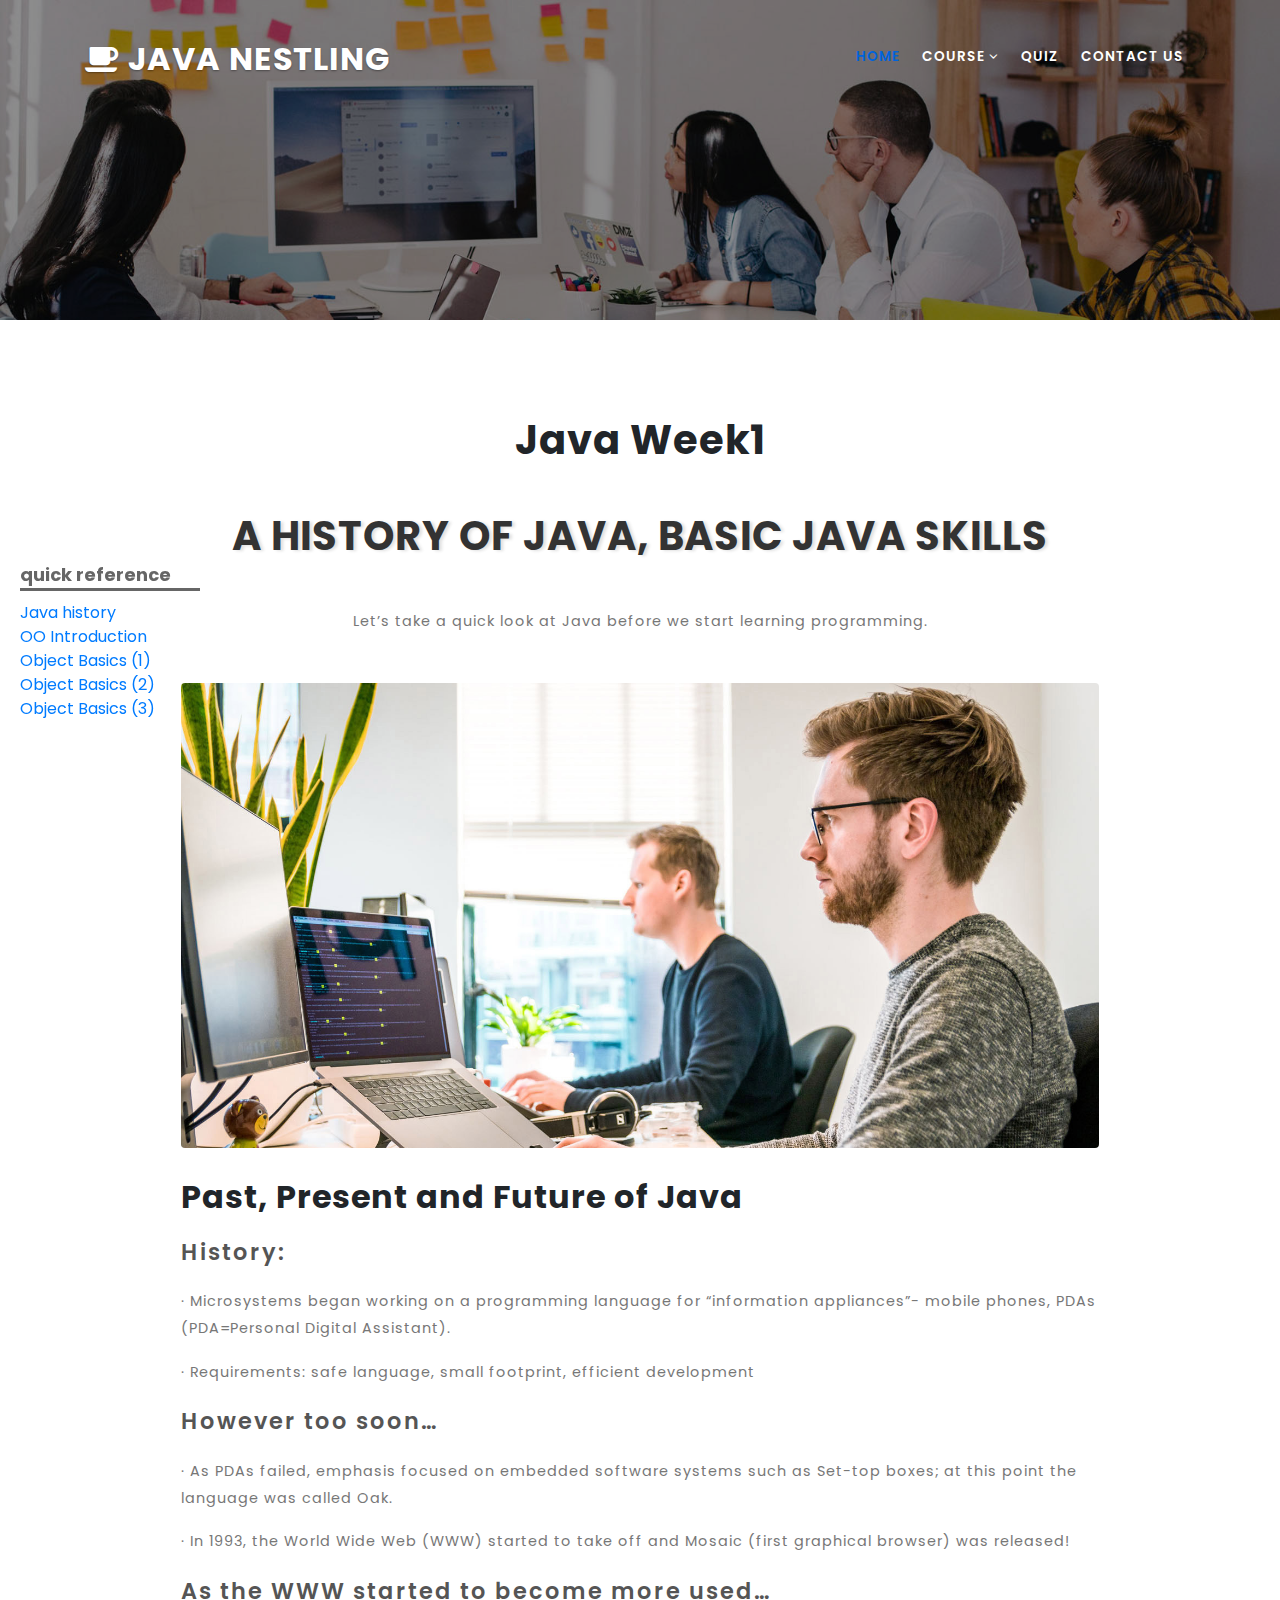
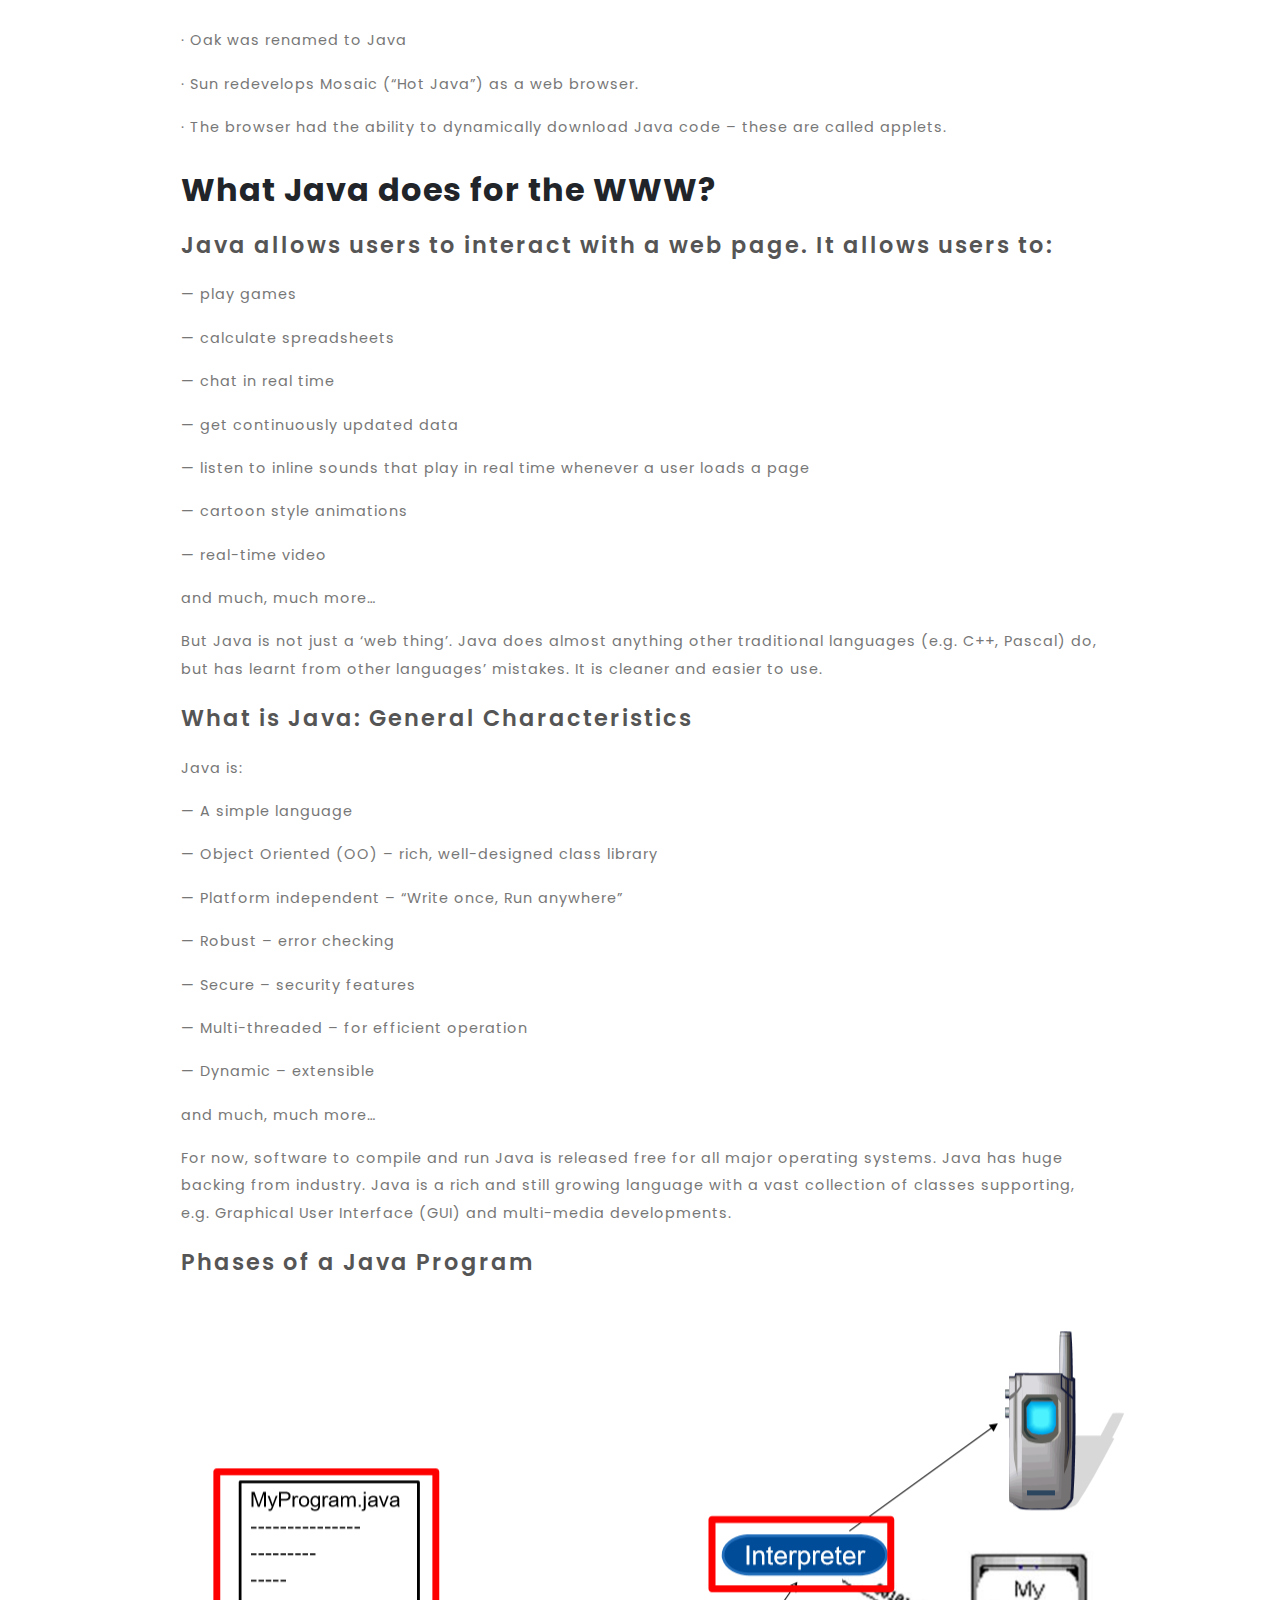
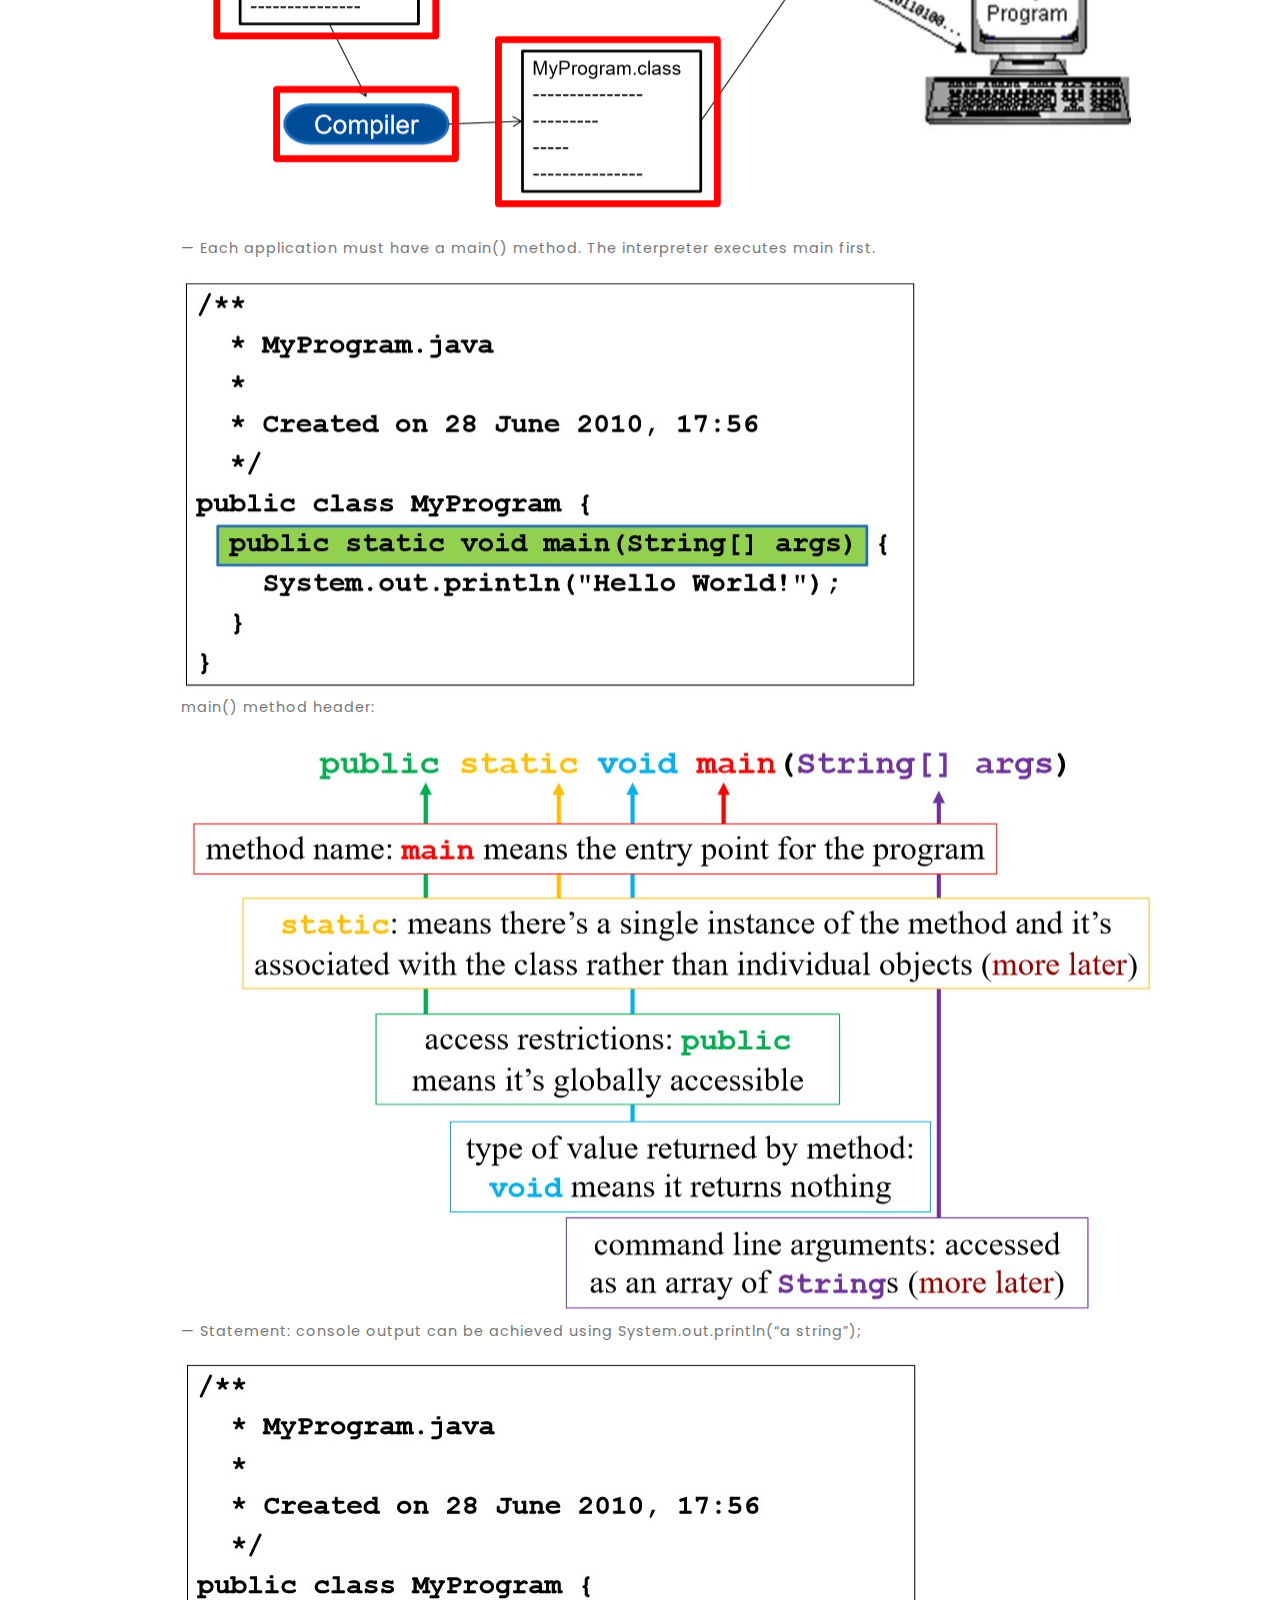
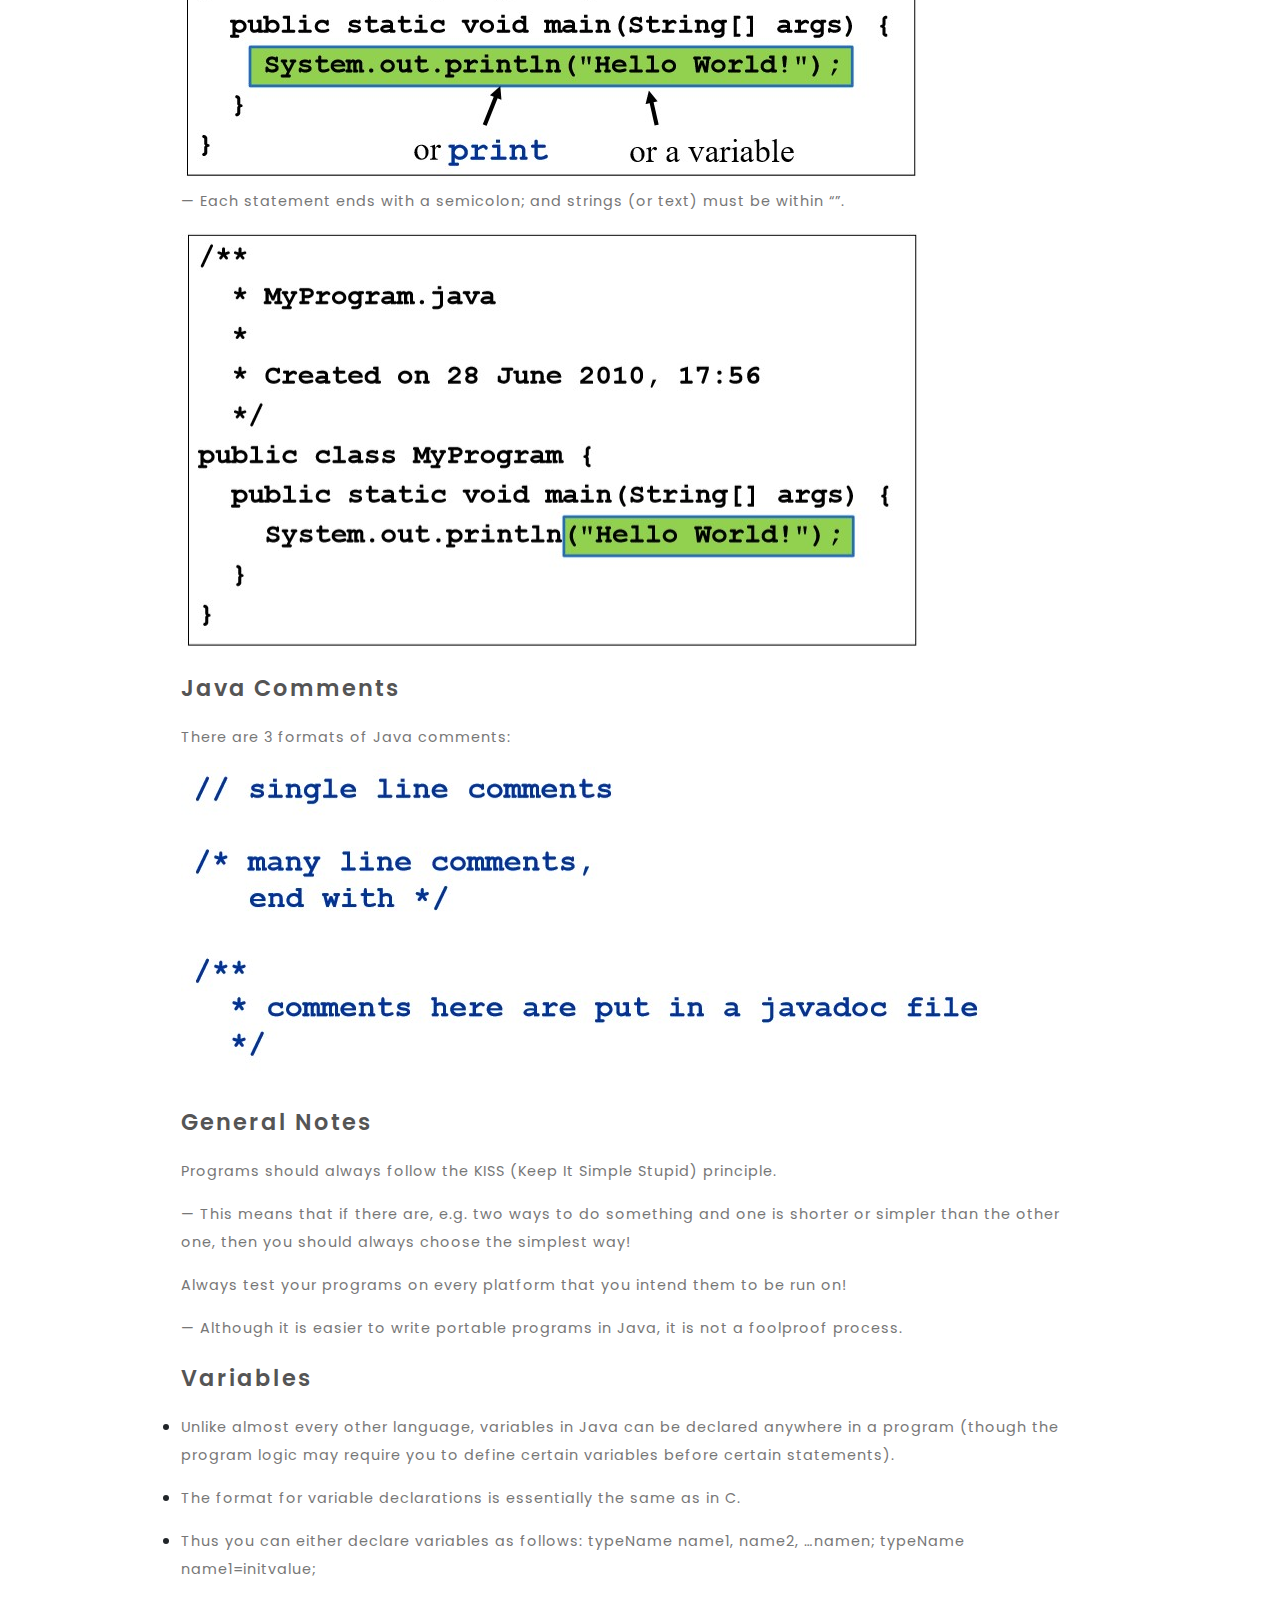
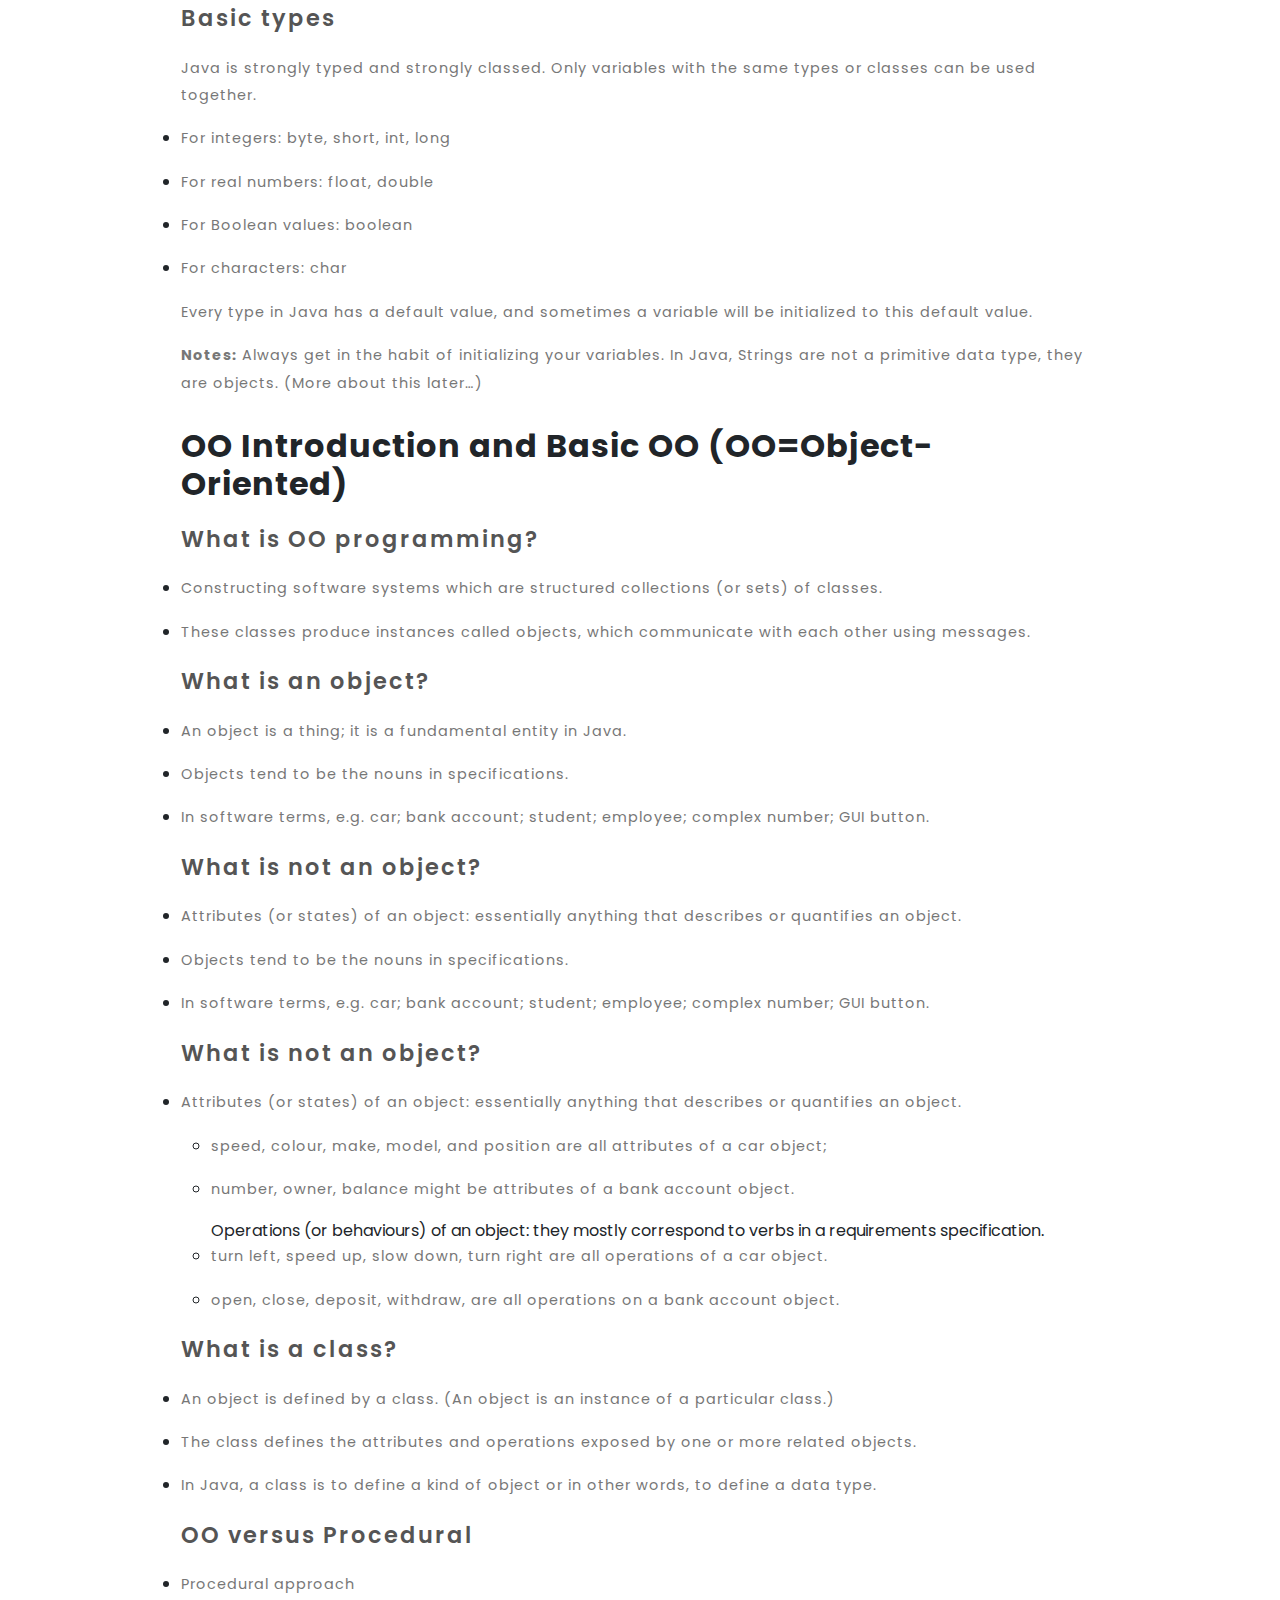
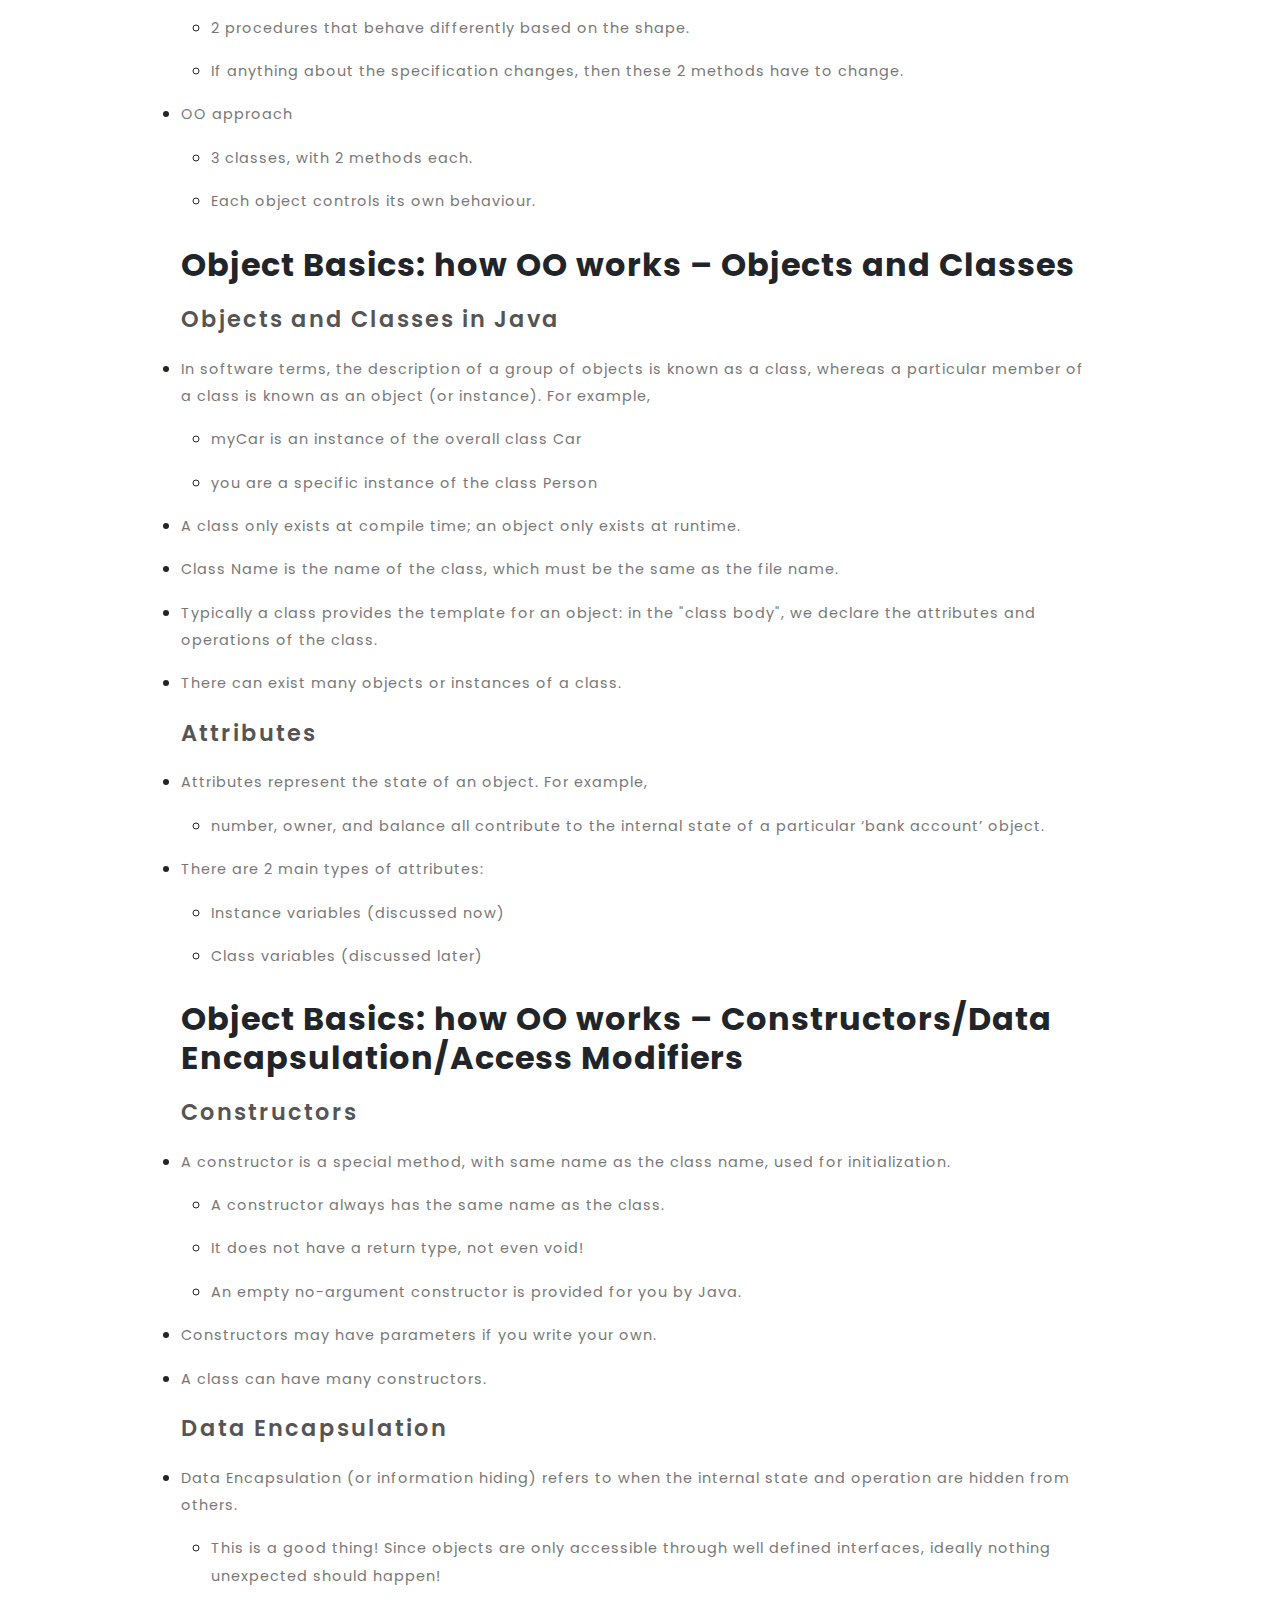
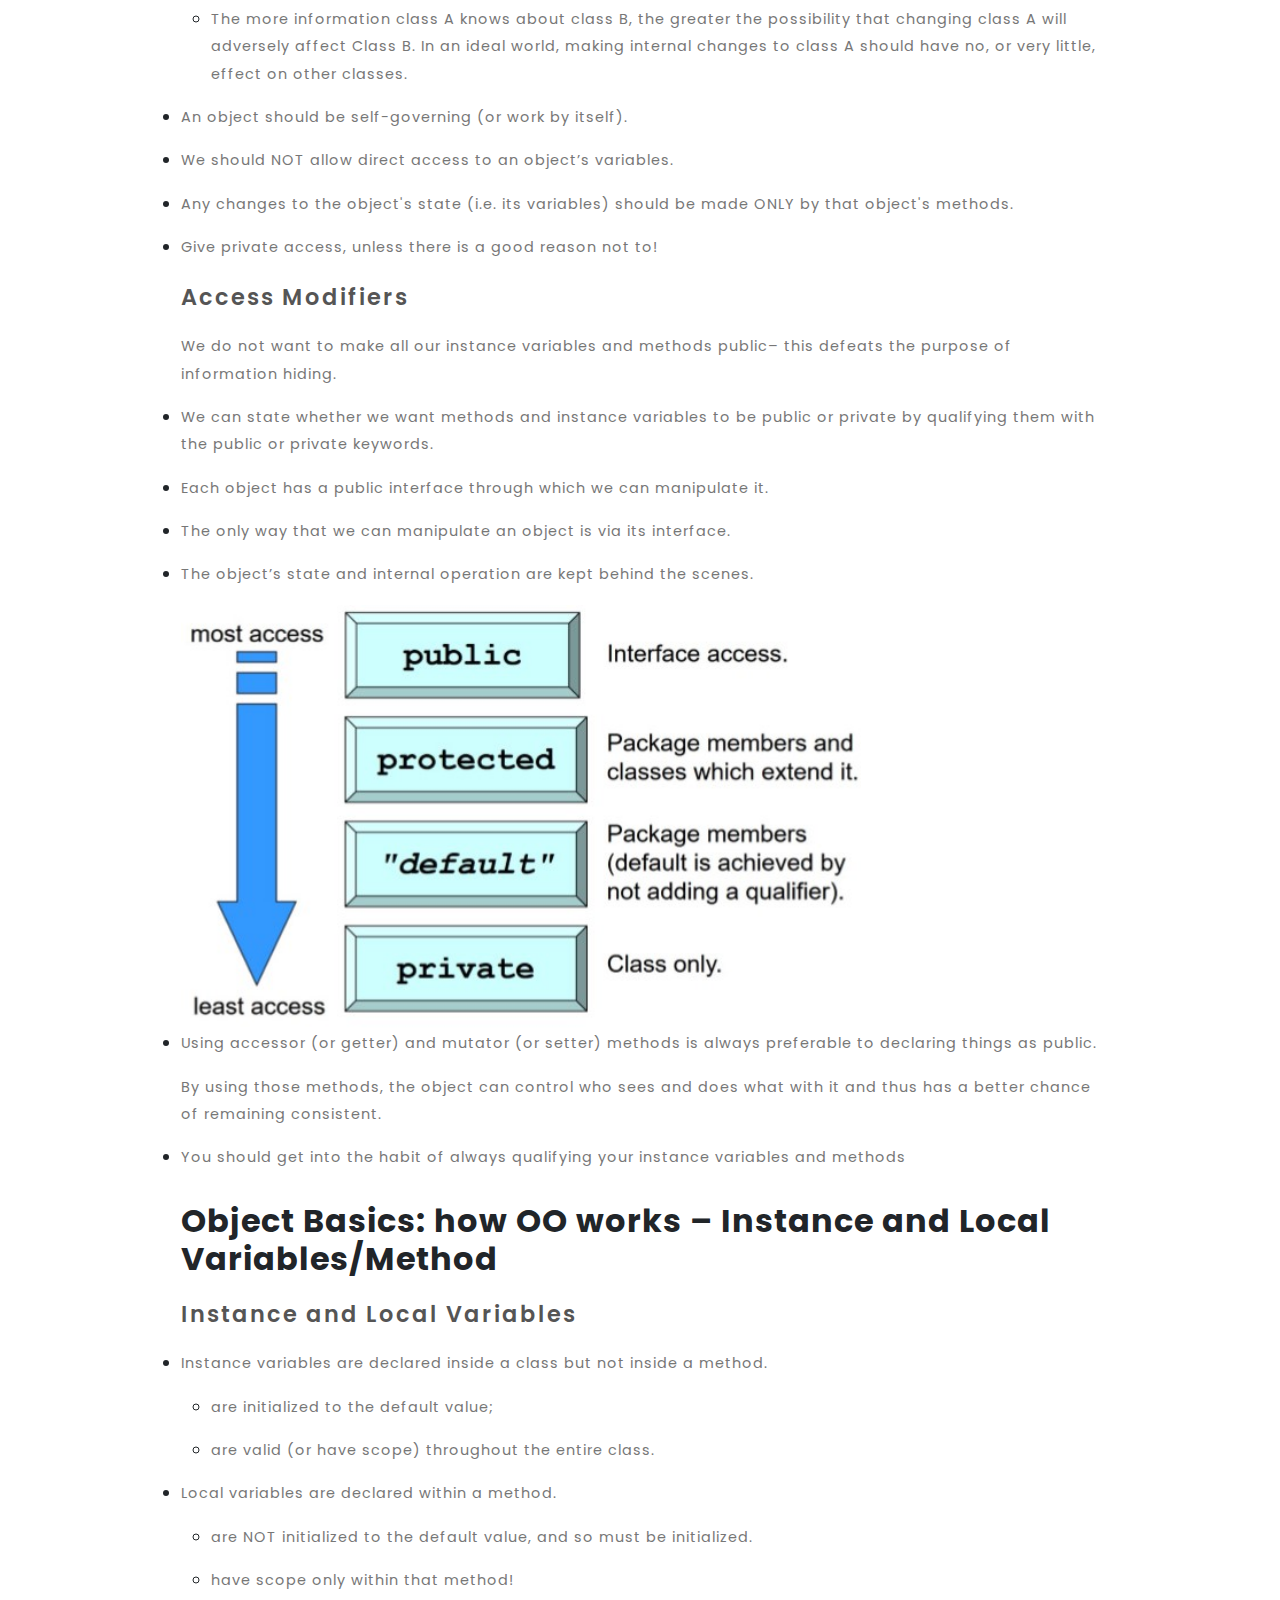
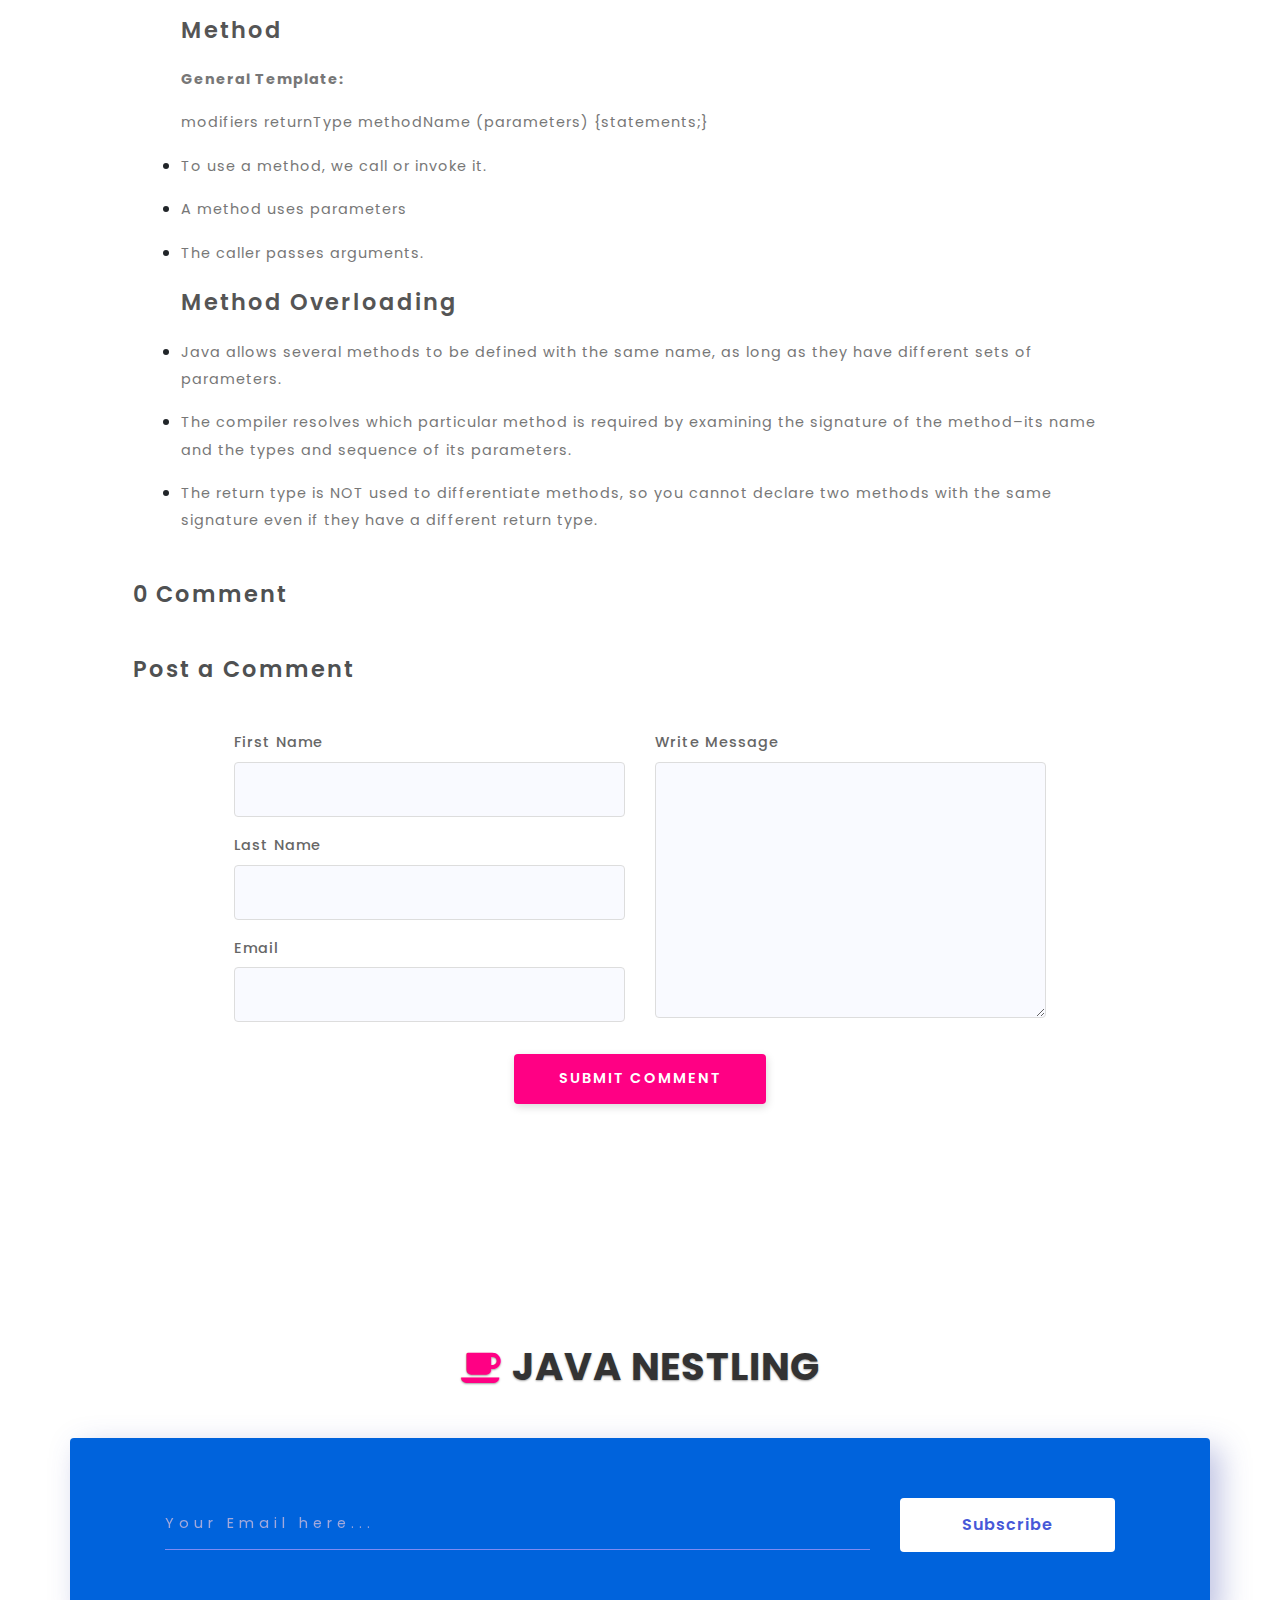
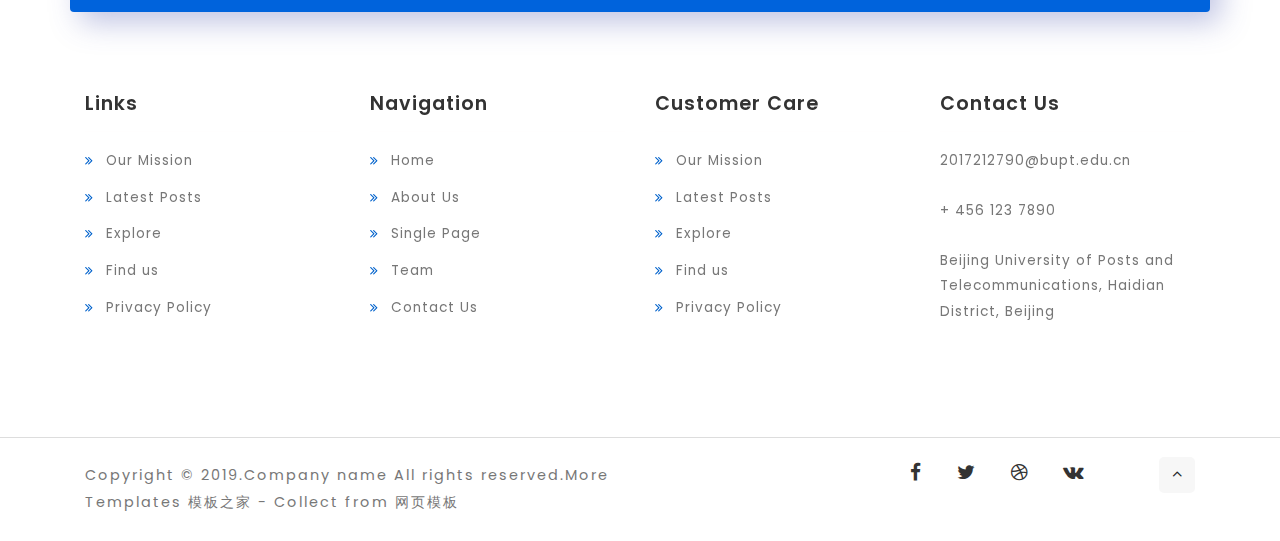
<file: 2020Interactive-Media-Design-and-ProductionGroup777/week1.html>
<!DOCTYPE html>

<head>
    <title>Week1</title>
    <!-- Meta tag Keywords -->
    <meta name="viewport" content="width=device-width, initial-scale=1">
    <meta charset="UTF-8" />
    <meta name="keywords" content="" />
    <script>
        addEventListener("load", function() {
            setTimeout(hideURLbar, 0);
        }, false);

        function hideURLbar() {
            window.scrollTo(0, 1);
        }

    </script>
    <!-- //Meta tag Keywords -->
    <!-- Custom-Files -->
    <link rel="stylesheet" href="css/bootstrap.css">
    <!-- Bootstrap-Core-CSS -->
    <link rel="stylesheet" href="css/style.css" type="text/css" media="all" />
    <link rel="stylesheet" href="css/slider.css" type="text/css" media="all" />
    <!-- Style-CSS -->
    <!-- font-awesome-icons -->
    <link href="css/font-awesome.css" rel="stylesheet">
    <!-- //font-awesome-icons -->
    <!-- /Fonts -->
    <link href="http://fonts.googleapis.com/css?family=Poppins:100,100i,200,200i,300,300i,400,400i,500,500i,600,600i,700,700i,800,800i,900" rel="stylesheet">
    <!-- //Fonts -->
</head>

<body>
    <!-- mian-content -->
    <div class="page-sidebar" style="position: fixed; margin-top: 560px; margin-left: 20px; width: 180px; ">
        <ul class="list-unstyled" style="color: #666;">
            
            <li style="font-size: large; border-bottom: solid; margin-bottom: 10px;"><b>quick reference</b></li>
            <li><a href="#day1">Java history</a></li>
            <li><a href="#day2">OO Introduction</a></li>
            <li><a href="#day3">Object Basics (1)</a></li>
            <li><a href="#day4">Object Basics (2)</a></li>
            <li><a href="#day5">Object Basics (3)</a></li>
            
           
        </ul>
    </div>
    <div class="main-w3layouts-header-sec inner-page" id="home">
        <div class="overlay-innerpage">
            <!-- header -->
            <header>
                <div class="container">
                    <div class="header d-lg-flex justify-content-between align-items-center">
                        <div class="header-section">
                            <h1>
                                <a class="navbar-brand logo editContent" href="index.html">
                                    <span class="fa fa-angellist"></span> Java Nestling
                                </a>
                            </h1>
                        </div>
                        <div class="nav_section">
                            <nav>
                                <label for="drop" class="toggle mt-lg-0 mt-1"><span class="fa fa-bars" aria-hidden="true"></span></label>
                                <input type="checkbox" id="drop" />
                                <ul class="menu">
                                    <li class="active"><a href="index.html">Home</a></li>
                                   
    
                                    <li>
                                        <!-- First Tier Drop Down -->
                                        <label for="drop-2" class="toggle">Dropdown <span class="fa fa-angle-down" aria-hidden="true"></span> </label>
                                        <a href="#skills">course <span class="fa fa-angle-down" aria-hidden="true"></span></a>
                                        <input type="checkbox" id="drop-2" />
                                        <ul class="inner-dropdown">
                                            <li><a href="week1.html">week1</a></li>
                                            <li><a href="week2.html">week2</a></li>
                                            <li><a href="week3.html">week3</a></li>
                                            <li><a href="week4.html">week4</a></li>
                                        </ul>
                                    </li>
                                    <li><a href="quiz.html">Quiz</a></li>
                                
                                    <li><a href="contact.html">Contact Us</a></li>
                                   
    
                                </ul>
                            </nav>
                        </div>
    
                    </div>
                </div>
            </header>
            <!-- //header -->
        </div>
    </div>

    <!-- //banner -->
    <!-- //banner-botttom -->
    <section class="content-info py-5">
        <div class="container py-md-5">
            <h1 class="title-w3pvt mb-5 text-center">Java Week1</h1>
            <h3 class="title-w3pvt mb-5 text-center">A history of Java, Basic Java Skills</h3>
            <p class="text-center">Let’s take a quick look at Java before we start learning programming.</p>
            <div class="single-lavi-page mt-md-5 mt-4 px-lg-5">
                <div class="content-sing-w3layouts px-lg-5">
                    <img class="img-fluid" src="images/banner1.jpg" alt="">
                    <h2 style="margin-top:30px ;" id="day1">Past, Present and Future of Java</h2>
                    <h4>History:</h4>
                    <ul class="list-unstyled">
                        <li><p>· Microsystems began working on a programming language for “information appliances”- mobile phones, PDAs (PDA=Personal Digital Assistant).</p></li>
                        <li><p>· Requirements: safe language, small footprint, efficient development</p></li>
                      </ul>
                      <h4>However too soon…</h4>
                      <ul class="list-unstyled">
                          <li><p>· As PDAs failed, emphasis focused on embedded software systems such as Set-top boxes; at this point the language was called Oak.</p></li>
                          <li><p>· In 1993, the World Wide Web (WWW) started to take off and Mosaic (first graphical browser) was released!</p></li>
                        </ul>
                        <h4>As the WWW started to become more used…</h4>
                      <ul class="list-unstyled">
                          <li><p>· Oak was renamed to Java</p></li>
                          <li><p>· Sun redevelops Mosaic (“Hot Java”) as a web browser.</p></li>
                          <li><p>· The browser had the ability to dynamically download Java code – these are called applets.</p></li>
                          </ul>

                    <h2 style="margin-top:30px ;">What Java does for the WWW?</h2>
                    <h4>Java allows users to interact with a web page. It allows users to:</h4>
                    <ul class="list-unstyled">
                        <li><p>—	play games</p></li>
                        <li><p>—	calculate spreadsheets</p></li>
                        <li><p>—	chat in real time</p></li>
                        <li><p>—	get continuously updated data</p></li>
                        <li><p>—	listen to inline sounds that play in real time whenever a user loads a page</p></li>
                        <li><p>—	cartoon style animations</p></li>
                        <li><p>—	real-time video</p></li>
                        <li><p>and much, much more…</p></li>
                        </ul>

                        <p>But Java is not just a ‘web thing’. Java does almost anything other traditional languages (e.g. C++, Pascal) do, but has learnt from other languages’ mistakes. It is cleaner and easier to use.</p>
                        <h4>What is Java: General Characteristics</h4>
                        <p>Java is:</p>
                        <ul class="list-unstyled">
                            <li><p>—	A simple language</p></li>
                            <li><p>—	Object Oriented (OO) – rich, well-designed class library</p></li>
                            <li><p>—	Platform independent – “Write once, Run anywhere”</p></li>
                            <li><p>—	Robust – error checking</p></li>
                            <li><p>—	Secure – security features</p></li>
                            <li><p>—	Multi-threaded – for efficient operation</p></li>
                            <li><p>—	Dynamic – extensible</p></li>
                            <li><p>and much, much more…</p></li>
                            </ul>
                        <p>For now, software to compile and run Java is released free for all major operating systems. Java has huge backing from industry. Java is a rich and still growing language with a vast collection of classes supporting, e.g. Graphical User Interface (GUI) and multi-media developments.</p>
                        <h4>Phases of a Java Program</h4>
                        <img src="images/w1_1.jpg" />
                        
                       <p>—	Each application must have a main() method.
                        The interpreter executes main first.
                        </p>
                        <img src="images/w1_9.jpg" />
                        <p>main() method header:</p>
                        <img src="images/w1_10.jpg" />
                        <p>—	Statement: console output can be achieved using System.out.println(“a string”);</p>
                        <img src="images/w1_11.jpg" />
                        <p>—	Each statement ends with a semicolon; and strings (or text) must be within “”.</p>
                        <img src="images/w1_12.jpg" />
                        <h4>Java Comments</h4>
                        <p>There are 3 formats of Java comments:</p>
                        <img src="images/w1_13.jpg" />

                        <h4>General Notes</h4>
                        <p>Programs should always follow the KISS (Keep It Simple Stupid) principle.</p>
                        <p>—	This means that if there are, e.g. two ways to do something and one is shorter or simpler than the other one, then you should always choose the simplest way!</p>
                        <p>Always test your programs on every platform that you intend them to be run on!</p>
                        <p>—	Although it is easier to write portable programs in Java, it is not a foolproof process.</p>

                        <h4>Variables</h4>
                        <ul>
                            <li><p>Unlike almost every other language, variables in Java can be declared anywhere in a program (though the program logic may require you to define certain variables before certain statements).</p></li>
                            <li><p>The format for variable declarations is essentially the same as in C.</p></li>
                            <li><p>Thus you can either declare variables as follows:
                                typeName name1, name2, …namen;
                                typeName name1=initvalue;
                                </p></li>
                        </ul>

                        <h4>Basic types</h4>
                        <p>Java is strongly typed and strongly classed. Only variables with the same types or classes can be used together.</p>
                        <ul>
                            <li><p>For integers: byte, short, int, long</p></li>
                            <li><p>For real numbers: float, double</p></li>
                            <li><p>For Boolean values: boolean</p></li>
                            <li><p>For characters: char</p></li>
                        </ul>
                        <p>Every type in Java has a default value, and sometimes a variable will be initialized to this default value.</p>
                        <p><b>Notes:</b> Always get in the habit of initializing your variables.
                            In Java, Strings are not a primitive data type, they are objects. (More about this later…)
                      </p>
                      <h2 style="margin-top:30px ;" id="day2">OO Introduction and Basic OO (OO=Object-Oriented)</h2>
                      <h4>What is OO programming?</h4>
                      <ul>
                          <li><p>Constructing software systems which are structured collections (or sets) of classes.</p></li>
                          <li><p>These classes produce instances called objects, which communicate with each other using messages.</p></li>
                      </ul>
                      <h4>What is an object?</h4>
                      <ul>
                          <li><p>An object is a thing; it is a fundamental entity in Java.</p></li>
                          <li><p>Objects tend to be the nouns in specifications.</p></li>
                          <li><p>In software terms, e.g. car; bank account; student; employee; complex number; GUI button.</p></li>
                      </ul>
                      <h4>What is not an object?</h4>
                      <ul>
                          <li><p>Attributes (or states) of an object: essentially anything that describes or quantifies an object.</p></li>
                          <li><p>Objects tend to be the nouns in specifications.</p></li>
                          <li><p>In software terms, e.g. car; bank account; student; employee; complex number; GUI button.</p></li>
                      </ul>
                      <h4>What is not an object?</h4>
                      <ul>
                          <li><p>Attributes (or states) of an object: essentially anything that describes or quantifies an object.</p></li>
                          <ul style="margin-left: 30px;">
                            <li><p>speed, colour, make, model, and position are all attributes of a car object;</p></li>
                            <li><p>number, owner, balance might be attributes of a bank account object.</p></li>
                        </ul>
                    </ul>
                    <ul>
                        <ul style="margin-left: 30px;">Operations (or behaviours) of an object: they mostly correspond to verbs in a requirements specification.
                            <li><p>turn left, speed up, slow down, turn right are all operations of a car object.</p></li>
                            <li><p>open, close, deposit, withdraw, are all operations on a bank account object.</p></li>
                        </ul>

                    </ul>
                    <h4>What is a class?</h4>
                    <ul>
                        <li><p>An object is defined by a class. (An object is an instance of a particular class.)</p></li>
                        <li><p>The class defines the attributes and operations exposed by one or more related objects.</p></li>
                        <li><p>In Java, a class is to define a kind of object or in other words, to define a data type.</p></li>
                    </ul>
                    <h4>OO versus Procedural</h4>
                    <ul>
                        <li><p>Procedural approach</p></li>
                        <ul style="margin-left: 30px;">
                            <li><p>2 procedures that behave differently based on the shape.</p></li>
                            <li><p>If anything about the specification changes, then these 2 methods have to change.</p></li>
                        </ul>
                        <li><p>OO approach</p></li>
                        <ul style="margin-left: 30px;">
                            <li><p>3 classes, with 2 methods each.</p></li>
                            <li><p>Each object controls its own behaviour.</p></li>
                        </ul>
                    </ul>
                    <h2 style="margin-top:30px ;" id="day3">Object Basics: how OO works – Objects and Classes</h2>
                    <h4>Objects and Classes in Java</h4>
                    <ul>
                        <li><p>In software terms, the description of a group of objects is known as a class, whereas a particular member of a class is known as an object (or instance). For example,</p></li>
                        <ul style="margin-left: 30px;">
                            <li><p>myCar is an instance of the overall class Car</p></li>
                            <li><p>you are a specific instance of the class Person</p></li>
                        </ul>
                        <li><p>A class only exists at compile time; an object only exists at runtime.</p></li>
                        <li><p>Class Name is the name of the class, which must be the same as the file name.</p></li>
                        <li><p>Typically a class provides the template for an object: in the "class body", we declare the attributes and operations of the class.</p></li>
                        <li><p>There can exist many objects or instances of a class.</p></li>
                    </ul>
                    <h4>Attributes</h4>
                    <ul>
                        <li><p>Attributes represent the state of an object. For example,</p></li>
                        <ul style="margin-left: 30px;">
                            <li><p>number, owner, and balance all contribute to the internal state of a particular ‘bank account’ object.</p></li>
                        </ul>
                        <li><p>There are 2 main types of attributes:</p></li>
                        <ul style="margin-left: 30px;">
                            <li><p>Instance variables (discussed now)</p></li>
                            <li><p>Class variables (discussed later)</p></li>
                        </ul>
                    </ul>
                    <h2 style="margin-top:30px ;" id="day4">Object Basics: how OO works – Constructors/Data Encapsulation/Access Modifiers</h2>
                    <h4>Constructors</h4>
                    <ul>
                        <li><p>A constructor is a special method, with same name as the class name, used for initialization.</p></li>
                        <ul style="margin-left: 30px;">
                            <li><p>A constructor always has the same name as the class.</p></li>
                            <li><p>It does not have a return type, not even void!</p></li>
                            <li><p>An empty no-argument constructor is provided for you by Java.</p></li>
                        </ul>
                        <li><p>Constructors may have parameters if you write your own.</p></li>
                        <li><p>A class can have many constructors.</p></li>
                    </ul>
                    <h4>Data Encapsulation</h4>
                    <ul>
                        <li><p>Data Encapsulation (or information hiding) refers to when the internal state and operation are hidden from others.</p></li>
                        <ul style="margin-left: 30px;">
                            <li><p>This is a good thing! Since objects are only accessible through well defined interfaces, ideally nothing unexpected should happen!</p></li>
                            <li><p>The more information class A knows about class B, the greater the possibility that changing class A will adversely affect Class B. In an ideal world, making internal changes to class A should have no, or very little, effect on other classes.</p></li>
                        </ul>
                        <li><p>An object should be self-governing (or work by itself).</p></li>
                        <li><p>We should NOT allow direct access to an object’s variables.</p></li>
                        <li><p>Any changes to the object's state (i.e. its variables) should be made ONLY by that object's methods.</p></li>
                        <li><p>Give private access, unless there is a good reason not to!</p></li>
                    </ul>
                    <h4>Access Modifiers</h4>
                    <p>We do not want to make all our instance variables and methods public– this defeats the purpose of information hiding.</p>
                    <ul>
                        <li><p>We can state whether we want methods and instance variables to be public or private by qualifying them with the public or private keywords.</p></li>
                        <li><p>Each object has a public interface through which we can manipulate it.</p></li>
                        <li><p>The only way that we can manipulate an object is via its interface.</p></li>
                        <li><p>The object’s state and internal operation are kept behind the scenes.</p></li>
                    </ul>
                    <img src="images/w1_14.jpg" style="width: 75%; height: 75%;">
                    <ul>
                        <li><p>Using accessor (or getter) and mutator (or setter) methods is always preferable to declaring things as public.</p></li>
                        <p>By using those methods, the object can control who sees and does what with it and thus has a better chance of remaining consistent.</p>
                        <li><p>You should get into the habit of always qualifying your instance variables and methods</p></li>
                    </ul>
                    <h2 style="margin-top:30px ;" id="day5"> Object Basics: how OO works – Instance and Local Variables/Method</h2>
                   <h4>Instance and Local Variables</h4>
                   <ul>
                       <li><p>Instance variables are declared inside a class but not inside a method.</p></li>
                       <ul style="margin-left: 30px;">
                            <li><p>are initialized to the default value;</p></li>
                            <li><p>are valid (or have scope) throughout the entire class.</p></li>
                       </ul>
                       <li><p>Local variables are declared within a method.</p></li>
                       <ul style="margin-left: 30px;">
                        <li><p>are NOT initialized to the default value, and so must be initialized.</p></li>
                        <li><p>have scope only within that method!</p></li>

                    </ul>
                   </ul>
                   <h4>Method</h4>
                   <p><b>General Template:</b></p>
                   <p>modifiers returnType methodName (parameters) {statements;}
                </p>
                <ul>
                    <li><p>To use a method, we call or invoke it.</p></li>
                    <li><p>A method uses parameters</p></li>
                    <li><p>The caller passes arguments.</p></li>
                </ul>
                <h4>Method Overloading</h4>
                <ul>
                    <li><p>Java allows several methods to be defined with the same name, as long as they have different sets of parameters.</p></li>
                    <li><p>The compiler resolves which particular method is required by examining the signature of the method–its name and the types and sequence of its parameters.</p></li>
                    <li><p>The return type is NOT used to differentiate methods, so you cannot declare two methods with the same signature even if they have a different return type.</p></li>
                </ul>

                    </div>
                    <div style="height: 30px;"></div>
               
                <div class="comment-sec-w3layouts">
                    <h4 class="leave-w3layouts mb-5">0 Comment</h4>
                    
                </div>
                <div class="comment-bottom lavi_mail_grid_right p-0 my-lg-5 my-4">
                    <h4 class="leave-w3layouts mb-5">Post a Comment</h4>
                    <form action="#" class="w3layouts-contact-fm" method="post">
                        <div class="row">
                            <div class="col-lg-6">
                                <div class="form-group">
                                    <label>First Name</label>
                                    <input class="form-control" type="text" name="Name" placeholder="" required="">
                                </div>
                                <div class="form-group">
                                    <label>Last Name</label>
                                    <input class="form-control" type="text" name="Name" placeholder="" required="">
                                </div>
                                <div class="form-group">
                                    <label>Email</label>
                                    <input class="form-control" type="email" name="Email" placeholder="" required="">
                                </div>
                            </div>
                            <div class="col-lg-6">
                                <div class="form-group">
                                    <label>Write Message</label>
                                    <textarea class="form-control" name="Message" placeholder="" required=""></textarea>
                                </div>



                            </div>
                            <div class="form-group mx-auto mt-3">
                                <button type="submit" class="btn submit">Submit Comment</button>
                            </div>
                        </div>

                    </form>
                </div>

            </div>

        </div>
    </section>
    <!-- //banner-botttom -->

    <!-- footer -->
    <footer class="footer-content py-5">
        <div class="container py-md-3">
            <div class="footer-top text-center mb-5">
                <h2>
                    <a class="navbar-brand pt-3 mb-5" href="index.html">
                        <span class="fa fa-angellist"></span> java nestling
                    </a>
                </h2>
                <div class="contact-form mx-auto text-left">
                    <form method="post" action="#">
                        <div class="row subscribe-sec">
                            <div class="col-md-9 con-gd">
                                <input type="email" class="form-control" id="email" placeholder="Your Email here..." name="email" required>

                            </div>
                            <div class="col-md-3 con-gd">
                                <button type="submit" class="btn btn-default">Subscribe</button>
                            </div>

                        </div>

                    </form>
                </div>
            </div>
            <div class="row footer-top-inner-w3layouts">
                <div class="col-lg-3 col-md-6 mt-lg-0 mt-4">
                    <div class="footer-lavi">
                        <h3 class="mb-3 lavi_title">Links</h3>
                        <hr>
                        <ul class="list-info-lavi">
                            <li>
                                <a href="about.html"><span class="fa fa-angle-double-right" aria-hidden="true"></span>
                                    Our Mission
                                </a>
                            </li>
                            <li>
                                <a href="#"><span class="fa fa-angle-double-right" aria-hidden="true"></span>
                                    Latest Posts
                                </a>
                            </li>
                            <li>
                                <a href="#"><span class="fa fa-angle-double-right" aria-hidden="true"></span>
                                    Explore
                                </a>
                            </li>
                            <li>
                                <a href="contact.html"><span class="fa fa-angle-double-right" aria-hidden="true"></span>
                                    Find us
                                </a>
                            </li>
                            <li>
                                <a href="#"><span class="fa fa-angle-double-right" aria-hidden="true"></span>
                                    Privacy Policy
                                </a>
                            </li>
                        </ul>
                    </div>
                </div>
                <div class="col-lg-3 col-md-6 mt-lg-0 mt-4">
                    <div class="footer-lavi">
                        <h3 class="mb-3 lavi_title">Navigation</h3>
                        <hr>
                        <ul class="list-info-lavi">
                            <li>
                                <a href="index.html"><span class="fa fa-angle-double-right" aria-hidden="true"></span>
                                    Home
                                </a>
                            </li>
                            <li>
                                <a href="about.html"><span class="fa fa-angle-double-right" aria-hidden="true"></span>
                                    About Us
                                </a>
                            </li>
                            <li>
                                <a href="single.html"><span class="fa fa-angle-double-right" aria-hidden="true"></span>
                                    Single Page
                                </a>
                            </li>
                            <li>
                                <a href="about.html"><span class="fa fa-angle-double-right" aria-hidden="true"></span>
                                    Team
                                </a>
                            </li>
                            <li>
                                <a href="contact.html"><span class="fa fa-angle-double-right" aria-hidden="true"></span>
                                    Contact Us
                                </a>
                            </li>
                        </ul>
                    </div>
                </div>
                <div class="col-lg-3 col-md-6 mt-lg-0 mt-4">
                    <div class="footer-lavi">
                        <h3 class="mb-3 lavi_title">Customer Care</h3>
                        <hr>
                        <ul class="list-info-lavi">
                            <li>
                                <a href="about.html"><span class="fa fa-angle-double-right" aria-hidden="true"></span>
                                    Our Mission
                                </a>
                            </li>
                            <li>
                                <a href="#"><span class="fa fa-angle-double-right" aria-hidden="true"></span>
                                    Latest Posts
                                </a>
                            </li>
                            <li> <a href="#"><span class="fa fa-angle-double-right" aria-hidden="true"></span>

                                    Explore
                                </a>
                            </li>
                            <li>
                                <a href="contact.html"><span class="fa fa-angle-double-right" aria-hidden="true"></span>
                                    Find us
                                </a>
                            </li>
                            <li>
                                <a href="#"><span class="fa fa-angle-double-right" aria-hidden="true"></span>
                                    Privacy Policy
                                </a>
                            </li>
                        </ul>
                    </div>
                </div>
                <div class="col-lg-3 col-md-6 mt-lg-0 mt-4">
                    <div class="footer-lavi">
                        <h3 class="mb-3 lavi_title">Contact Us</h3>
                        <hr>
                        <div class="last-w3layouts-contact">
                            <p>
                                <a href="mailto:example@email.com">2017212790@bupt.edu.cn</a>
                            </p>
                        </div>
                        <div class="last-w3layouts-contact my-2">
                            <p>+ 456 123 7890</p>
                        </div>
                        <div class="last-w3layouts-contact">
                            <p>Beijing University of Posts and Telecommunications, Haidian District, Beijing</p>
                        </div>
                    </div>
                </div>

            </div>

        </div>
        <!-- //footer bottom -->
    </footer>
    <!-- //footer -->
    <div class="copy-right">
        <div class="container">
            <div class="row">
                <p class="copy-right-grids text-md-left text-center my-sm-4 my-4 col-md-6">Copyright &copy; 2019.Company name All rights reserved.More Templates <a href="http://www.cssmoban.com/" target="_blank" title="模板之家">模板之家</a> - Collect from <a href="http://www.cssmoban.com/" title="网页模板" target="_blank">网页模板</a></p>
                <div class="w3layouts-footer text-md-right text-center mt-4 col-md-5">
                    <ul class="list-unstyled w3layouts-icons">
                        <li>
                            <a href="#">
                                <span class="fa fa-facebook-f"></span>
                            </a>
                        </li>
                        <li>
                            <a href="#">
                                <span class="fa fa-twitter"></span>
                            </a>
                        </li>
                        <li>
                            <a href="#">
                                <span class="fa fa-dribbble"></span>
                            </a>
                        </li>
                        <li>
                            <a href="#">
                                <span class="fa fa-vk"></span>
                            </a>
                        </li>
                    </ul>
                </div>
                <div class="move-top text-right col-md-1"><a href="#home" class="move-top"> <span class="fa fa-angle-up  mb-3" aria-hidden="true"></span></a></div>

            </div>
        </div>
    </div>
</body>

</html>
</file>
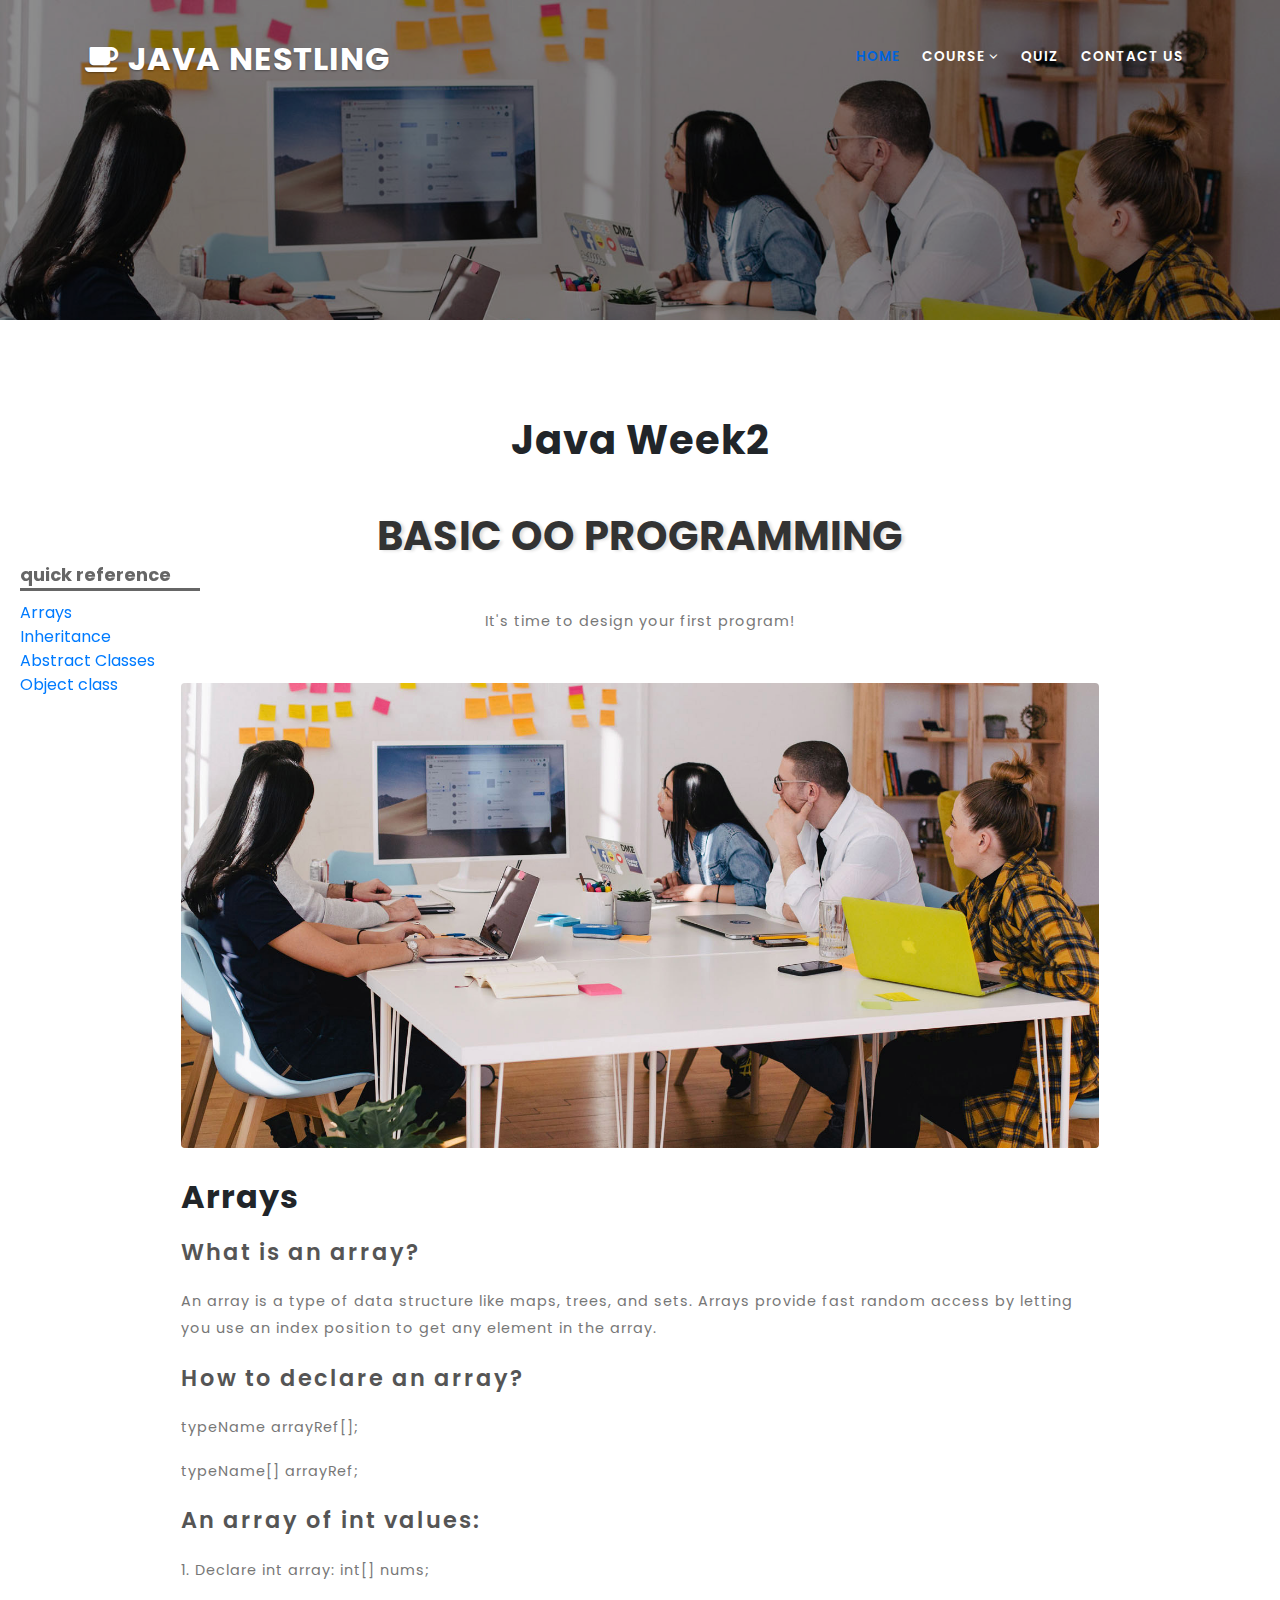
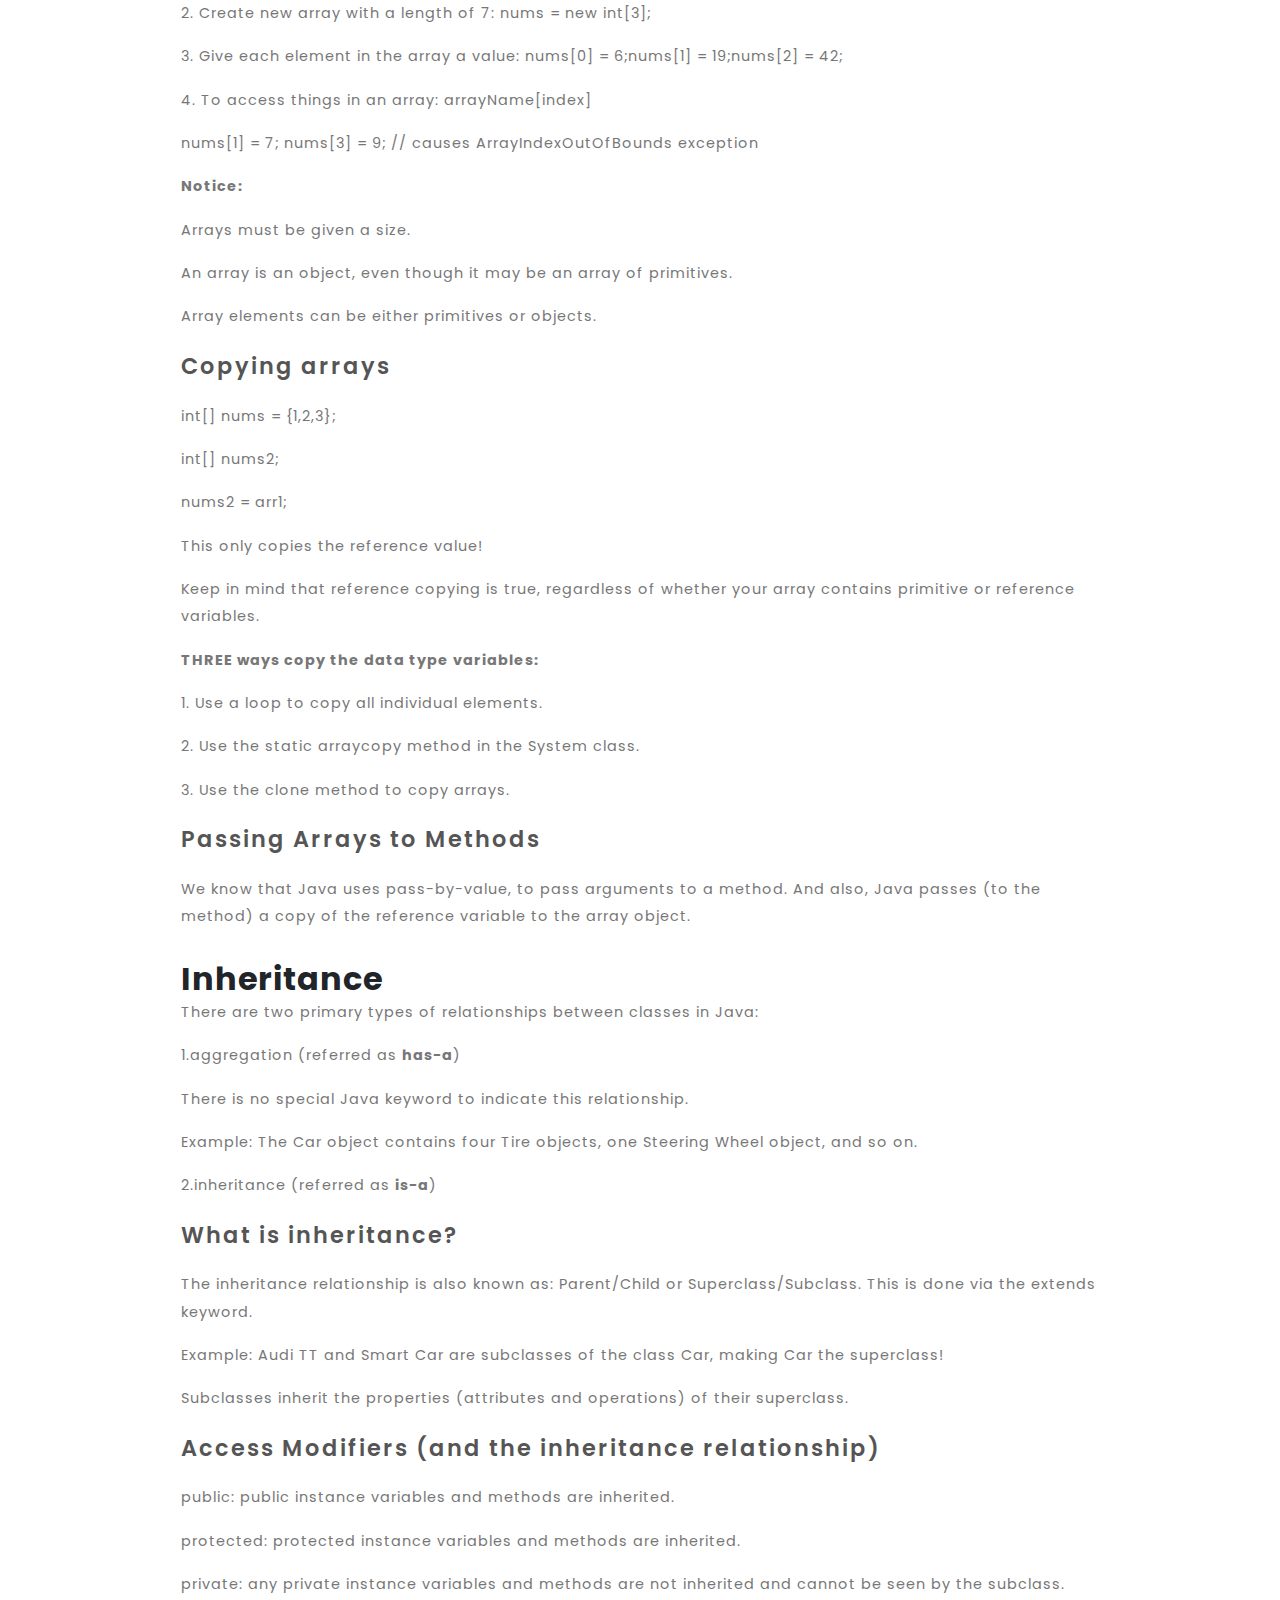
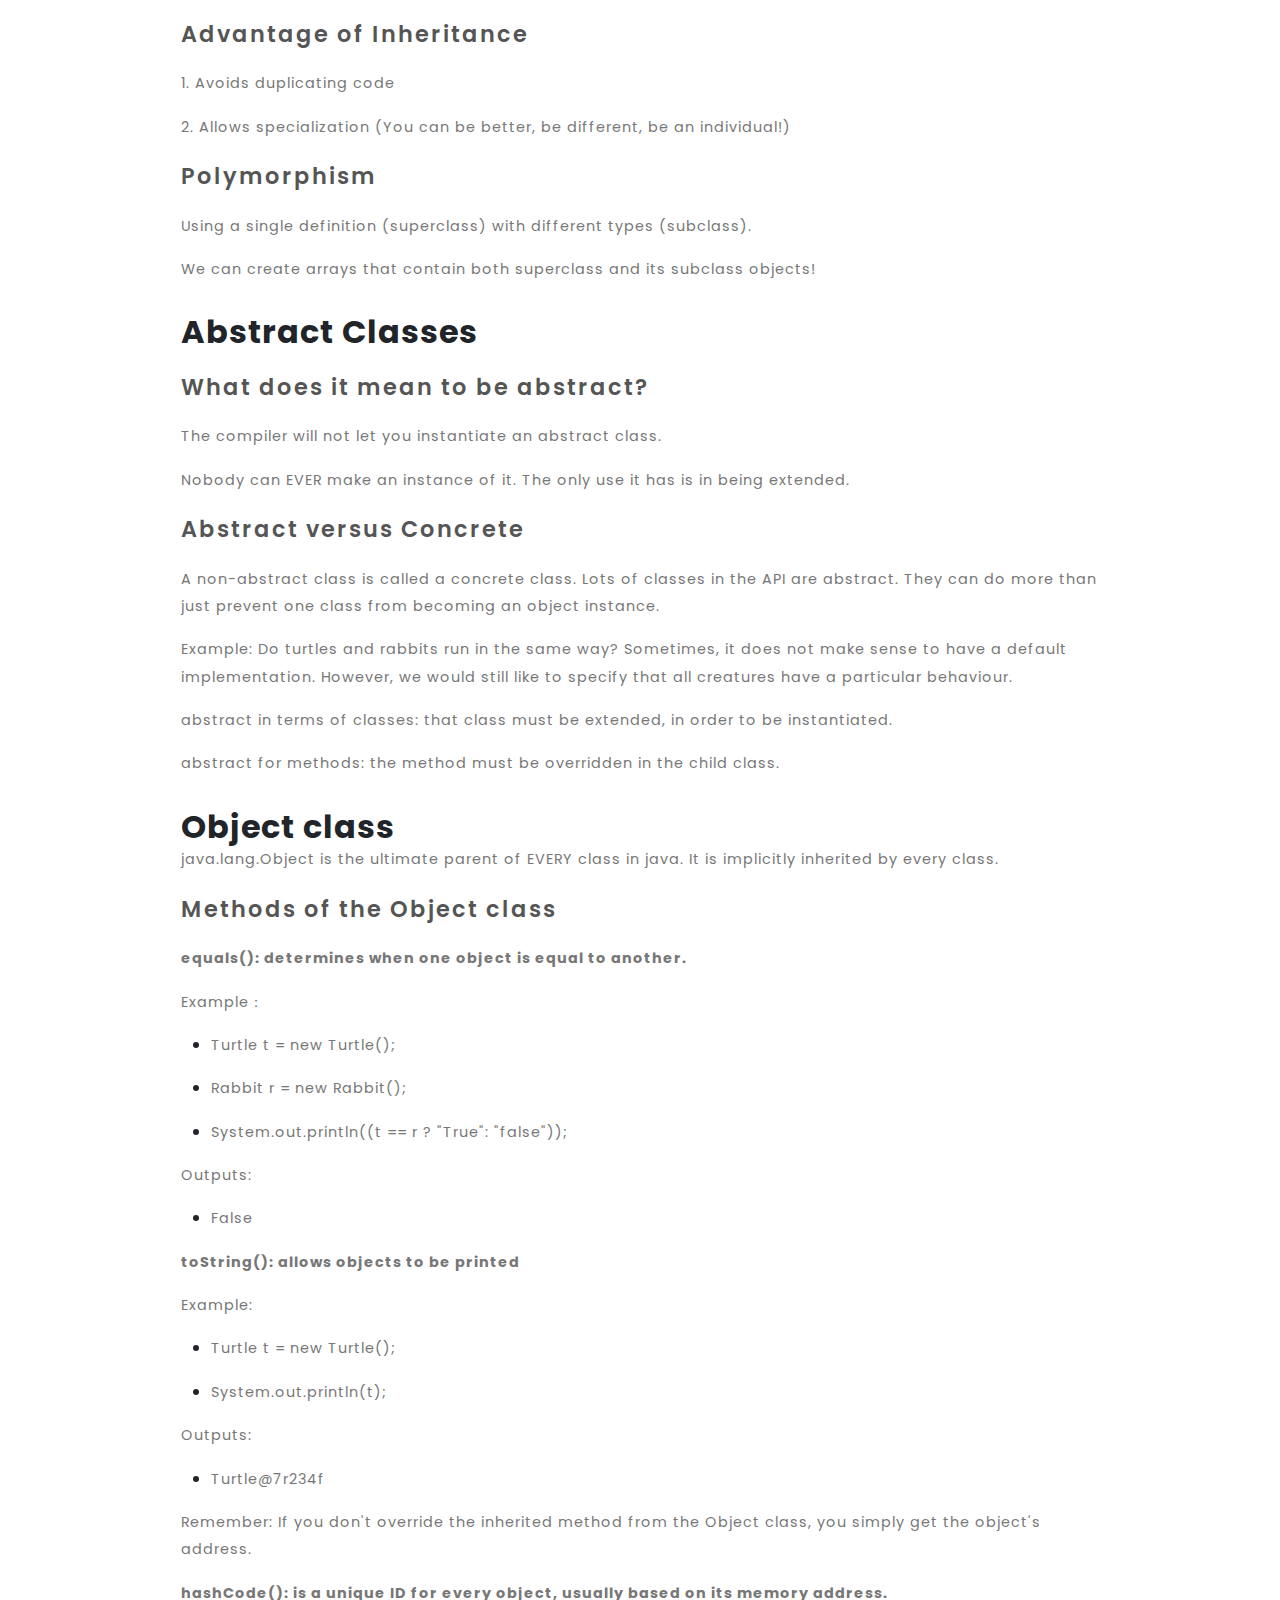
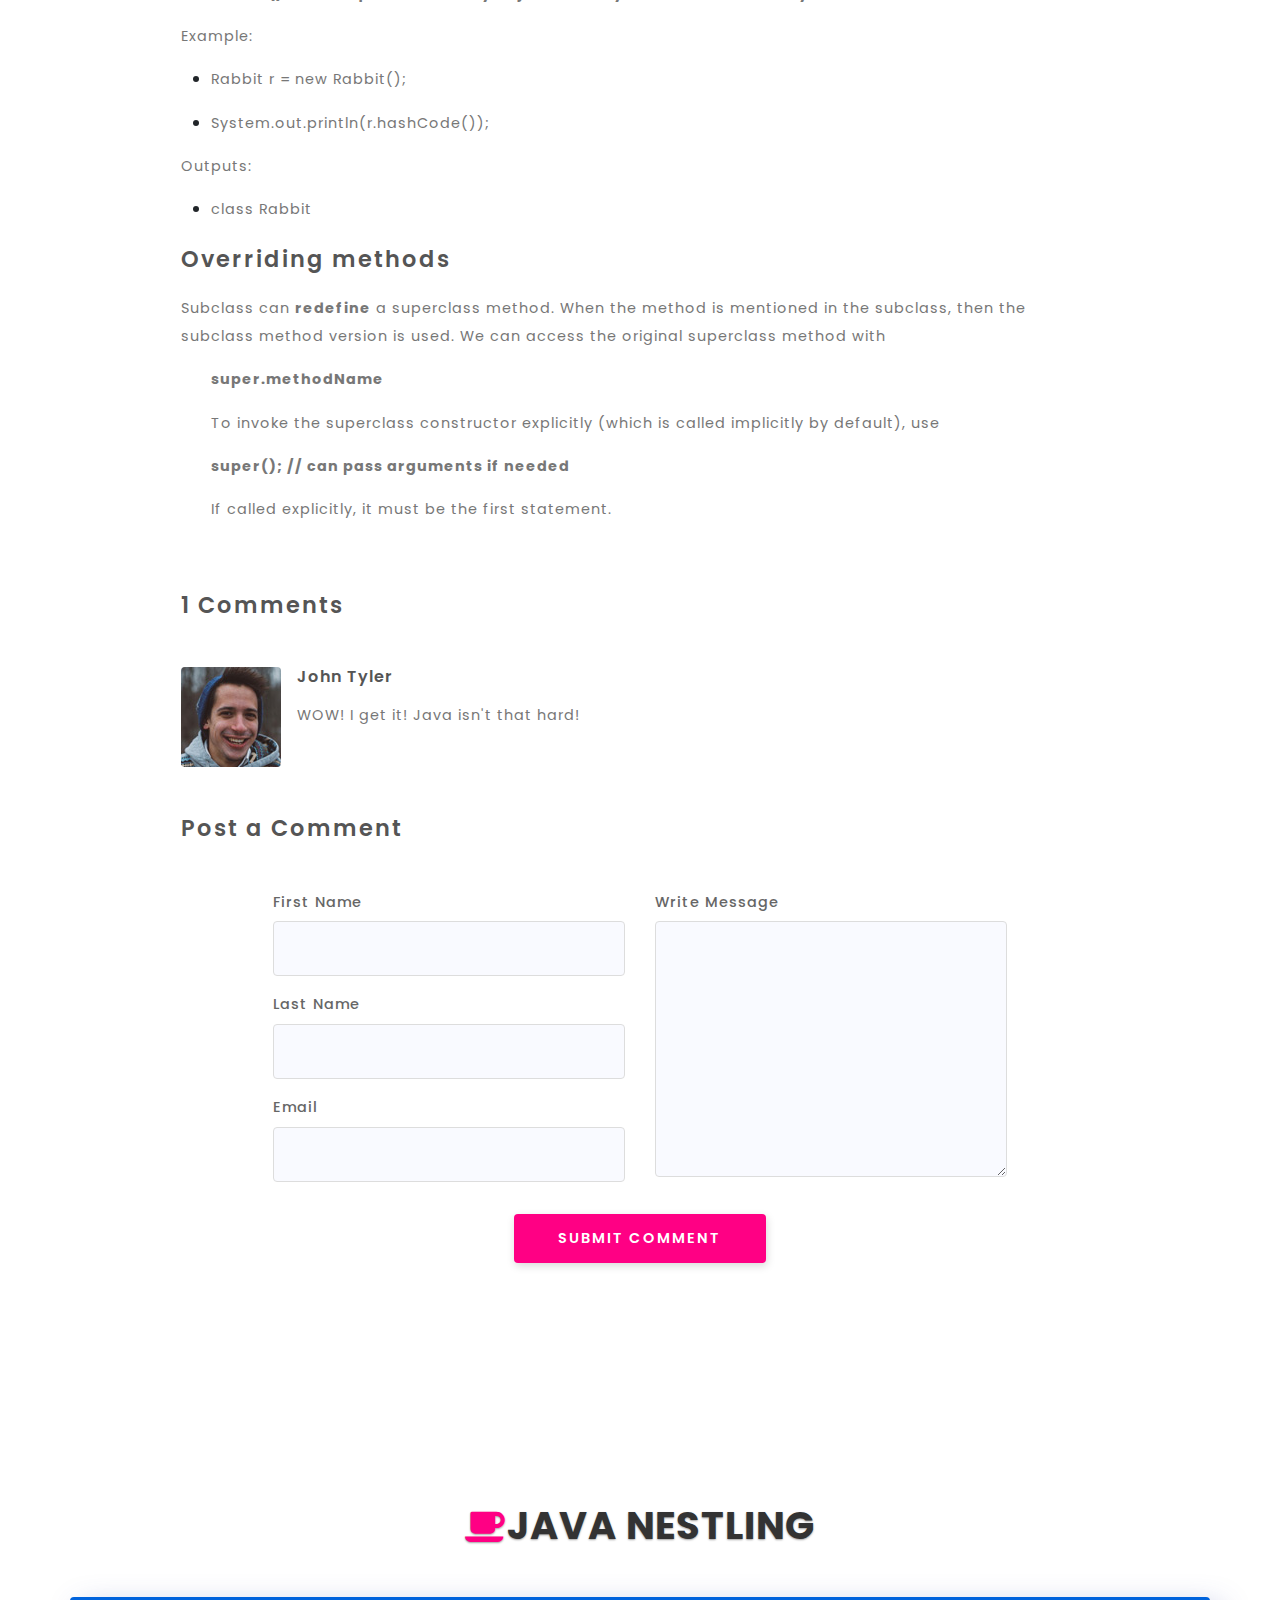
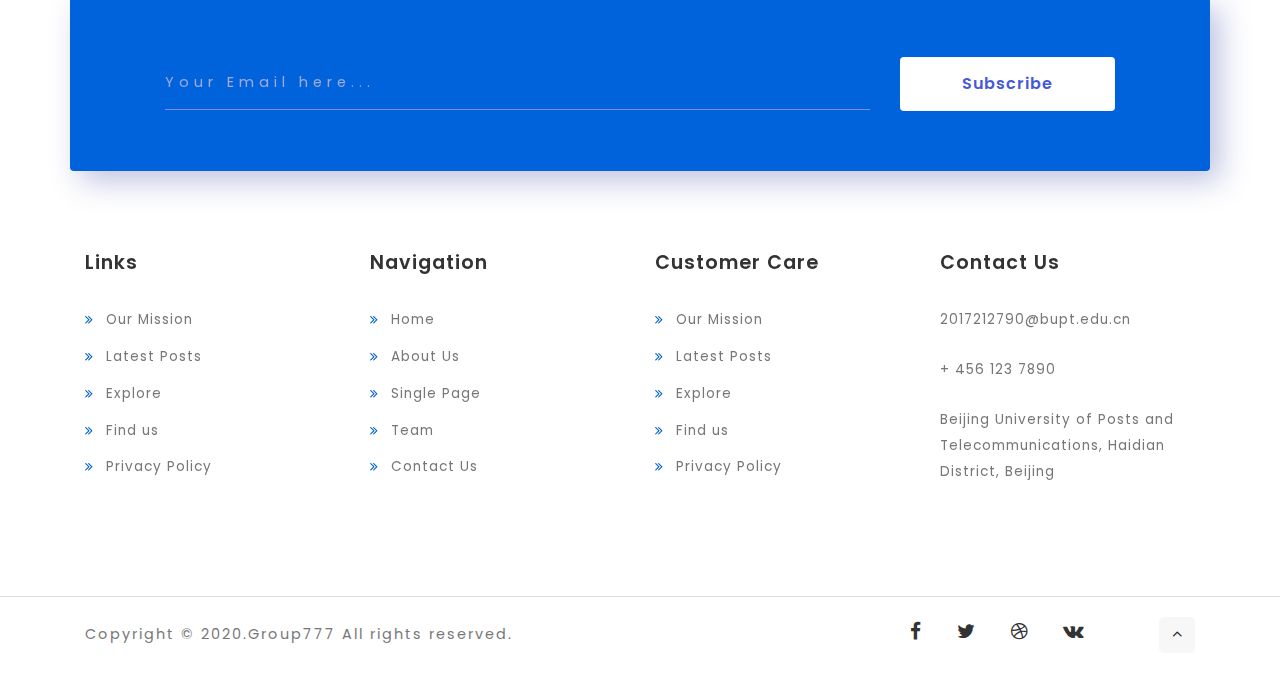
<file: 2020Interactive-Media-Design-and-ProductionGroup777/week2.html>
<!DOCTYPE html>

<head>
    <title>Week2</title>
    <!-- Meta tag Keywords -->
    <meta name="viewport" content="width=device-width, initial-scale=1">
    <meta charset="UTF-8" />
    <meta name="keywords" content="" />
    <script>
        addEventListener("load", function() {
            setTimeout(hideURLbar, 0);
        }, false);

        function hideURLbar() {
            window.scrollTo(0, 1);
        }

    </script>
    <!-- //Meta tag Keywords -->
    <!-- Custom-Files -->
    <link rel="stylesheet" href="css/bootstrap.css">
    <!-- Bootstrap-Core-CSS -->
    <link rel="stylesheet" href="css/style.css" type="text/css" media="all" />
    <link rel="stylesheet" href="css/slider.css" type="text/css" media="all" />
    <!-- Style-CSS -->
    <!-- font-awesome-icons -->
    <link href="css/font-awesome.css" rel="stylesheet">
    <!-- //font-awesome-icons -->
    <!-- /Fonts -->
    <link href="http://fonts.googleapis.com/css?family=Poppins:100,100i,200,200i,300,300i,400,400i,500,500i,600,600i,700,700i,800,800i,900" rel="stylesheet">
    <!-- //Fonts -->
</head>

<body>
    <div class="page-sidebar" style="position: fixed; margin-top: 560px; margin-left: 20px; width: 180px; ">
        <ul class="list-unstyled" style="color: #666;">
            
            <li style="font-size: large; border-bottom: solid; margin-bottom: 10px;"><b>quick reference</b></li>
            <li><a href="#day1">Arrays</a></li>
            <li><a href="#day2">Inheritance</a></li>
            <li><a href="#day3">Abstract Classes</a></li>
            <li><a href="#day4">Object class</a></li>
            
           
        </ul>
    </div>
    <!-- mian-content -->
    <div class="main-w3layouts-header-sec inner-page" id="home">
        <div class="overlay-innerpage">
            <!-- header -->
            <header>
                <div class="container">
                    <div class="header d-lg-flex justify-content-between align-items-center">
                        <div class="header-section">
                            <h1>
                                <a class="navbar-brand logo editContent" href="index.html">
                                    <span class="fa fa-angellist"></span> Java Nestling
                                </a>
                            </h1>
                        </div>
                        <div class="nav_section">
                            <nav>
                                <label for="drop" class="toggle mt-lg-0 mt-1"><span class="fa fa-bars" aria-hidden="true"></span></label>
                                <input type="checkbox" id="drop" />
                                <ul class="menu">
                                    <li class="active"><a href="index.html">Home</a></li>
                                  
    
                                    <li>
                                        <!-- First Tier Drop Down -->
                                        <label for="drop-2" class="toggle">Dropdown <span class="fa fa-angle-down" aria-hidden="true"></span> </label>
                                        <a href="#skills">course <span class="fa fa-angle-down" aria-hidden="true"></span></a>
                                        <input type="checkbox" id="drop-2" />
                                        <ul class="inner-dropdown">
                                            <li><a href="week1.html">week1</a></li>
                                            <li><a href="week2.html">week2</a></li>
                                            <li><a href="week3.html">week3</a></li>
                                            <li><a href="week4.html">week4</a></li>
                                        </ul>
                                    </li>
                                    <li><a href="quiz.html">Quiz</a></li>
                                   
                                    <li><a href="contact.html">Contact Us</a></li>
                                   
    
                                </ul>
                            </nav>
                        </div>
    
                    </div>
                </div>
            </header>
            <!-- //header -->
        </div>
    </div>

    <!-- //banner -->
    <!-- //banner-botttom -->
    <section class="content-info py-5">
        <div class="container py-md-5">
            <h1 class="title-w3pvt mb-5 text-center">Java Week2</h1>
            <h3 class="title-w3pvt mb-5 text-center">Basic OO programming</h3>
            <p class="text-center">It's time to design your first program!</p>
            <div class="single-lavi-page mt-md-5 mt-4 px-lg-5">
                <div class="content-sing-w3layouts px-lg-5">
                    <img class="img-fluid" src="images/banner2.jpg" alt="">
                    <h2 style="margin-top:30px ;" id="day1">Arrays</h2>
                    <h4>What is an array?</h4>
    
                    <p>An array is a type of data structure like maps, trees, and sets. Arrays provide fast random access by letting you use an index position to get any element in the array.</p>
                    <h4>How to declare an array?</h4>
                    <ol class="list-unstyled">
                        <li><p>typeName arrayRef[];</p></li>
                        <li><p>typeName[] arrayRef;</p></li>
                      </ol>
                      <h4>An array of int values:</h4>
                      <ol class="list-unstyled">
                          <li><p>1.	Declare int array: int[] nums;</p></li>
                          <li><p>2.	Create new array with a length of 7: nums = new int[3];</p></li>
                          <li><p>3.	Give each element in the array a value: nums[0] = 6;nums[1] = 19;nums[2] = 42;</p></li>
                          <li><p>4.	To access things in an array: arrayName[index]
                              <p> nums[1] = 7;
                                nums[3] = 9; // causes ArrayIndexOutOfBounds exception</p></p></li>
                        <li><p><b>Notice:</b></p></li>
                        <li><p>Arrays must be given a size.</p></li>
                        <li><p>An array is an object, even though it may be an array of primitives.</p></li>
                        <li><p>Array elements can be either primitives or objects.</p></li>
                      </ol>

                        <h4>Copying arrays</h4>
                      <ul class="list-unstyled">
                          <li><p>int[] nums = {1,2,3};</p></li>
                          <li><p>int[] nums2;</p></li>
                          <li><p>nums2 = arr1;</p></li>
                          </ul>
                        <p>This only copies the reference value!</p>
                        <p>Keep in mind that reference copying is true, regardless of whether your array contains primitive or reference variables.</p>
                    
                        <p><b>THREE ways copy the data type variables:</b></p>
                        <ul class="list-unstyled">
                            <li><p>1. Use a loop to copy all individual elements.</p></li>
                            <li><p>2. Use the static arraycopy method in the System class.</p></li>
                            <li><p>3. Use the clone method to copy arrays.</p></li>
                        </ul>
                        <h4>Passing Arrays to Methods</h4>
                        <p>We know that Java uses pass-by-value, to pass arguments to a method. And also, Java passes (to the method) a copy of the reference variable to the array object.</p>
                       
                        <h2 style="margin-top:30px ;" id="day2">Inheritance</h2>
                        <p>There are two primary types of relationships between classes in Java:</p>
                        <ul class="list-unstyled">
                            <li><p>1.aggregation (referred as <b>has-a</b>)</p></li>
                            <ul class="list-unstyled">
                                <li><p>There is no special Java keyword to indicate this relationship.</p></li>
                                <li><p>Example: The Car object contains four Tire objects, one Steering Wheel object, and so on.</p></li>
                            </ul>
                            <li><p>2.inheritance (referred as <b>is-a</b>)</p></li>
                        </ul>
                        <h4>What is inheritance?</h4>
                        <p>The inheritance relationship is also known as: Parent/Child or Superclass/Subclass. This is done via the extends keyword.</p>
                        <p>Example: Audi TT and Smart Car are subclasses of the class Car, making Car the superclass!</p>
                        <p>Subclasses inherit the properties (attributes and operations) of their superclass.</p>
                        <h4>Access Modifiers (and the inheritance relationship)</h4>
                        <ul class="list-unstyled">
                            <li><p>public:
                                public instance variables and methods are inherited.
                                </p></li>
                            <li><p>protected:
                                protected instance variables and methods are inherited.
                                </p></li>
                            <li><p>private:
                                any private instance variables and methods are not inherited and cannot be seen by the subclass.
                                </p></li>
                        </ul>
                        <h4>Advantage of Inheritance</h4>
                        <ul class="list-unstyled">
                            <li><p>1. Avoids duplicating code</p></li>
                            <li><p>2. Allows specialization (You can be better, be different, be an individual!)</p></li>
                        
                        </ul>
                        <h4>Polymorphism</h4>
                        <p>Using a single definition (superclass) with different types (subclass).</p>
                        <p>We can create arrays that contain both superclass and its subclass objects!</p>

                        <h2 style="margin-top:30px ;" id='day3'>Abstract Classes</h2>
                        <h4>What does it mean to be abstract?</h4>
                        <p>The compiler will not let you instantiate an abstract class.</p>
                        <p>Nobody can EVER make an instance of it.
                            The only use it has is in being extended.
                            </p>
                         <h4>Abstract versus Concrete</h4>
                         <p>A non-abstract class is called a concrete class. Lots of classes in the API are abstract. They can do more than just prevent one class from becoming an object instance.</p>

                         <p>Example: Do turtles and rabbits run in the same way? Sometimes, it does not make sense to have a default implementation. However, we would still like to specify that all creatures have a particular behaviour.</p>
                            <p>abstract in terms of classes: that class must be extended, in order to be instantiated.</p>
                            <p>abstract for methods: the method must be overridden in the child class.</p>

                        <h2 style="margin-top:30px ;" id="day4">Object class</h2>
                        <p>java.lang.Object is the ultimate parent of EVERY class in java. It is implicitly inherited by every class.</p>
                         <h4>Methods of the Object class</h4>   
                         <p><b>equals(): determines when one object is equal to another.</b></p>
                         <p>Example：</p>
                         <ul style="margin-left: 30px;">
                             <li><p>Turtle t = new Turtle();</p></li>
                             <li><p>Rabbit r = new Rabbit();</p></li>
                             <li><p>System.out.println((t == r ? "True": "false"));</p></li>
                         </ul>
                         <p>Outputs: </p>
                         <ul style="margin-left: 30px;">
                             <li><p>False</p></li>
                         </ul>
                         <p><b>toString(): allows objects to be printed</b></p>
                         <p>Example:</p>
                         <ul style="margin-left: 30px;">
                             <li><p>Turtle t = new Turtle();</p></li>
                             <li><p>System.out.println(t);</p></li>
                         </ul>
                    <p>Outputs:</p>
                    <ul style="margin-left: 30px;">
                        <li><p>Turtle@7r234f</p></li>
                    </ul>
                    <p>Remember: If you don't override the inherited method from the Object class, you simply get the object's address.</p>
                
                    <p><b>hashCode(): is a unique ID for every object, usually based on its memory address.</b></p>
                        <p>Example:</p>
                        <ul style="margin-left: 30px;">
                            <li><p>Rabbit r = new Rabbit();</p></li>
                            <li><p>System.out.println(r.hashCode());</p></li>
                        </ul>
                        <p>Outputs:</p>
                        <ul style="margin-left: 30px;">
                            <li><p>class Rabbit</p></li>
                        </ul>
                    <h4>Overriding methods</h4>
                    <p>Subclass can <b>redefine</b> a superclass method. When the method is mentioned in the subclass, then the subclass method version is used. We can access the original superclass method with</p>
                        <div style="margin-left: 30px;">
                            <p><b>super.methodName</b></p>
                            <p>To invoke the superclass constructor explicitly (which is called implicitly by default), use </p>
                            <p><b>super(); // can pass arguments if needed</b></p>
                            <p>If called explicitly, it must be the first statement.</p>
                        </div>
                    <div style="height: 30px;"></div>
                    
                        




                        
               
                <div class="comment-sec-w3layouts">
                    <h4 class="leave-w3layouts mb-5">1 Comments</h4>
                    <ul class="list-unstyled">
                        <li class="media">
                            <img class="mr-3 img-fluid" src="images/m1.jpg" alt="">

                            <div class="media-body">
                                <h5 class="mt-0 mb-1">John Tyler</h5>
                                <p class="mt-3">WOW! I get it! Java isn't that hard!</p>
                            </div>
                        </li>
                        
                    </ul>
                </div>
                <div class="comment-bottom lavi_mail_grid_right p-0 my-lg-5 my-4">
                    <h4 class="leave-w3layouts mb-5">Post a Comment</h4>
                    <form action="#" class="w3layouts-contact-fm" method="post">
                        <div class="row">
                            <div class="col-lg-6">
                                <div class="form-group">
                                    <label>First Name</label>
                                    <input class="form-control" type="text" name="Name" placeholder="" required="">
                                </div>
                                <div class="form-group">
                                    <label>Last Name</label>
                                    <input class="form-control" type="text" name="Name" placeholder="" required="">
                                </div>
                                <div class="form-group">
                                    <label>Email</label>
                                    <input class="form-control" type="email" name="Email" placeholder="" required="">
                                </div>
                            </div>
                            <div class="col-lg-6">
                                <div class="form-group">
                                    <label>Write Message</label>
                                    <textarea class="form-control" name="Message" placeholder="" required=""></textarea>
                                </div>



                            </div>
                            <div class="form-group mx-auto mt-3">
                                <button type="submit" class="btn submit">Submit Comment</button>
                            </div>
                        </div>

                    </form>
                </div>

            </div>

        </div>
    </section>
    <!-- //banner-botttom -->

    <!-- footer -->
    <footer class="footer-content py-5">
        <div class="container py-md-3">
            <div class="footer-top text-center mb-5">
                <h2>
                    <a class="navbar-brand pt-3 mb-5" href="index.html">
                        <span class="fa fa-angellist"></span>java nestling
                    </a>
                </h2>
                <div class="contact-form mx-auto text-left">
                    <form method="post" action="#">
                        <div class="row subscribe-sec">
                            <div class="col-md-9 con-gd">
                                <input type="email" class="form-control" id="email" placeholder="Your Email here..." name="email" required>

                            </div>
                            <div class="col-md-3 con-gd">
                                <button type="submit" class="btn btn-default">Subscribe</button>
                            </div>

                        </div>

                    </form>
                </div>
            </div>
            <div class="row footer-top-inner-w3layouts">
                <div class="col-lg-3 col-md-6 mt-lg-0 mt-4">
                    <div class="footer-lavi">
                        <h3 class="mb-3 lavi_title">Links</h3>
                        <hr>
                        <ul class="list-info-lavi">
                            <li>
                                <a href="about.html"><span class="fa fa-angle-double-right" aria-hidden="true"></span>
                                    Our Mission
                                </a>
                            </li>
                            <li>
                                <a href="#"><span class="fa fa-angle-double-right" aria-hidden="true"></span>
                                    Latest Posts
                                </a>
                            </li>
                            <li>
                                <a href="#"><span class="fa fa-angle-double-right" aria-hidden="true"></span>
                                    Explore
                                </a>
                            </li>
                            <li>
                                <a href="contact.html"><span class="fa fa-angle-double-right" aria-hidden="true"></span>
                                    Find us
                                </a>
                            </li>
                            <li>
                                <a href="#"><span class="fa fa-angle-double-right" aria-hidden="true"></span>
                                    Privacy Policy
                                </a>
                            </li>
                        </ul>
                    </div>
                </div>
                <div class="col-lg-3 col-md-6 mt-lg-0 mt-4">
                    <div class="footer-lavi">
                        <h3 class="mb-3 lavi_title">Navigation</h3>
                        <hr>
                        <ul class="list-info-lavi">
                            <li>
                                <a href="index.html"><span class="fa fa-angle-double-right" aria-hidden="true"></span>
                                    Home
                                </a>
                            </li>
                            <li>
                                <a href="about.html"><span class="fa fa-angle-double-right" aria-hidden="true"></span>
                                    About Us
                                </a>
                            </li>
                            <li>
                                <a href="single.html"><span class="fa fa-angle-double-right" aria-hidden="true"></span>
                                    Single Page
                                </a>
                            </li>
                            <li>
                                <a href="about.html"><span class="fa fa-angle-double-right" aria-hidden="true"></span>
                                    Team
                                </a>
                            </li>
                            <li>
                                <a href="contact.html"><span class="fa fa-angle-double-right" aria-hidden="true"></span>
                                    Contact Us
                                </a>
                            </li>
                        </ul>
                    </div>
                </div>
                <div class="col-lg-3 col-md-6 mt-lg-0 mt-4">
                    <div class="footer-lavi">
                        <h3 class="mb-3 lavi_title">Customer Care</h3>
                        <hr>
                        <ul class="list-info-lavi">
                            <li>
                                <a href="about.html"><span class="fa fa-angle-double-right" aria-hidden="true"></span>
                                    Our Mission
                                </a>
                            </li>
                            <li>
                                <a href="#"><span class="fa fa-angle-double-right" aria-hidden="true"></span>
                                    Latest Posts
                                </a>
                            </li>
                            <li> <a href="#"><span class="fa fa-angle-double-right" aria-hidden="true"></span>

                                    Explore
                                </a>
                            </li>
                            <li>
                                <a href="contact.html"><span class="fa fa-angle-double-right" aria-hidden="true"></span>
                                    Find us
                                </a>
                            </li>
                            <li>
                                <a href="#"><span class="fa fa-angle-double-right" aria-hidden="true"></span>
                                    Privacy Policy
                                </a>
                            </li>
                        </ul>
                    </div>
                </div>
                <div class="col-lg-3 col-md-6 mt-lg-0 mt-4">
                    <div class="footer-lavi">
                        <h3 class="mb-3 lavi_title">Contact Us</h3>
                        <hr>
                        <div class="last-w3layouts-contact">
                            <p>
                                <a href="mailto:example@email.com">2017212790@bupt.edu.cn</a>
                            </p>
                        </div>
                        <div class="last-w3layouts-contact my-2">
                            <p>+ 456 123 7890</p>
                        </div>
                        <div class="last-w3layouts-contact">
                            <p>Beijing University of Posts and Telecommunications, Haidian District, Beijing</p>
                        </div>
                    </div>
                </div>

            </div>

        </div>
        <!-- //footer bottom -->
    </footer>
    <!-- //footer -->
    <div class="copy-right">
        <div class="container">
            <div class="row">
                <p class="copy-right-grids text-md-left text-center my-sm-4 my-4 col-md-6">Copyright &copy; 2020.Group777 All rights reserved.</p>
                <div class="w3layouts-footer text-md-right text-center mt-4 col-md-5">
                    <ul class="list-unstyled w3layouts-icons">
                        <li>
                            <a href="#">
                                <span class="fa fa-facebook-f"></span>
                            </a>
                        </li>
                        <li>
                            <a href="#">
                                <span class="fa fa-twitter"></span>
                            </a>
                        </li>
                        <li>
                            <a href="#">
                                <span class="fa fa-dribbble"></span>
                            </a>
                        </li>
                        <li>
                            <a href="#">
                                <span class="fa fa-vk"></span>
                            </a>
                        </li>
                    </ul>
                </div>
                <div class="move-top text-right col-md-1"><a href="#home" class="move-top"> <span class="fa fa-angle-up  mb-3" aria-hidden="true"></span></a></div>

            </div>
        </div>
    </div>
</body>

</html>
</file>
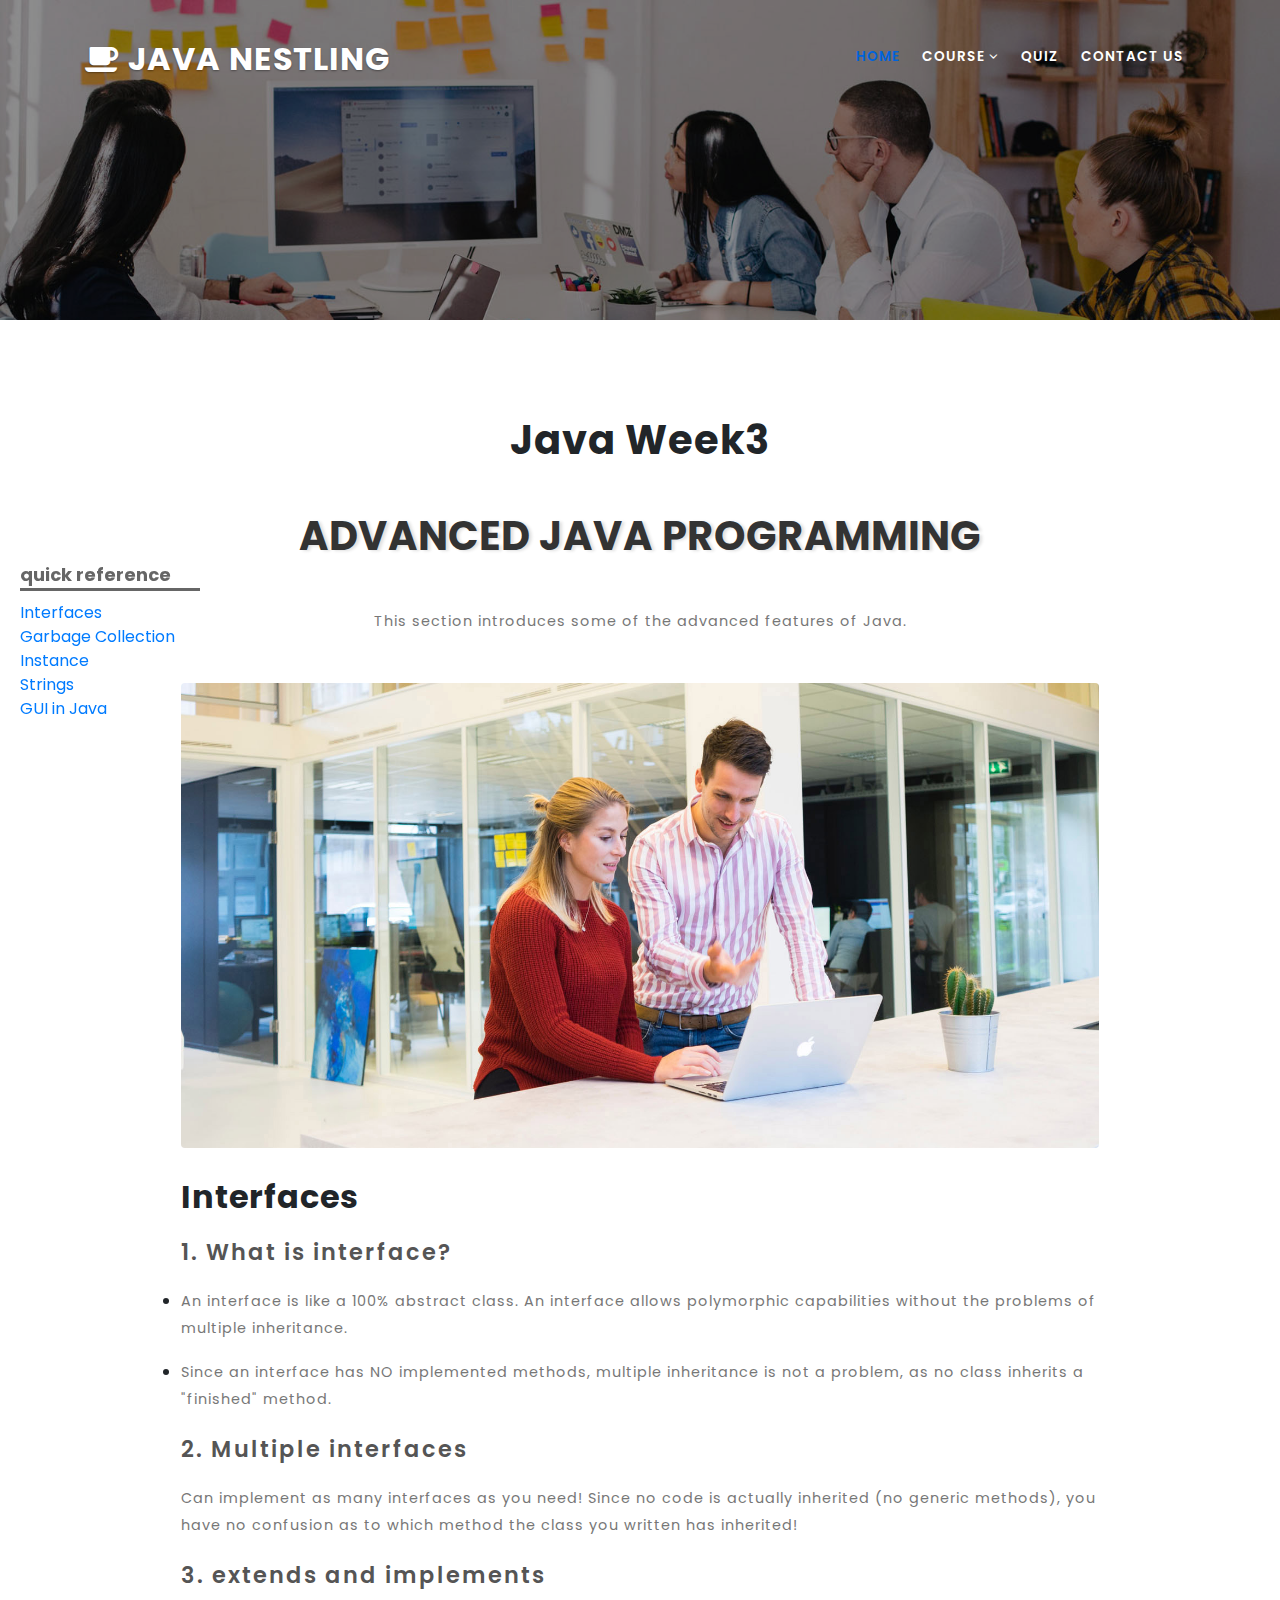
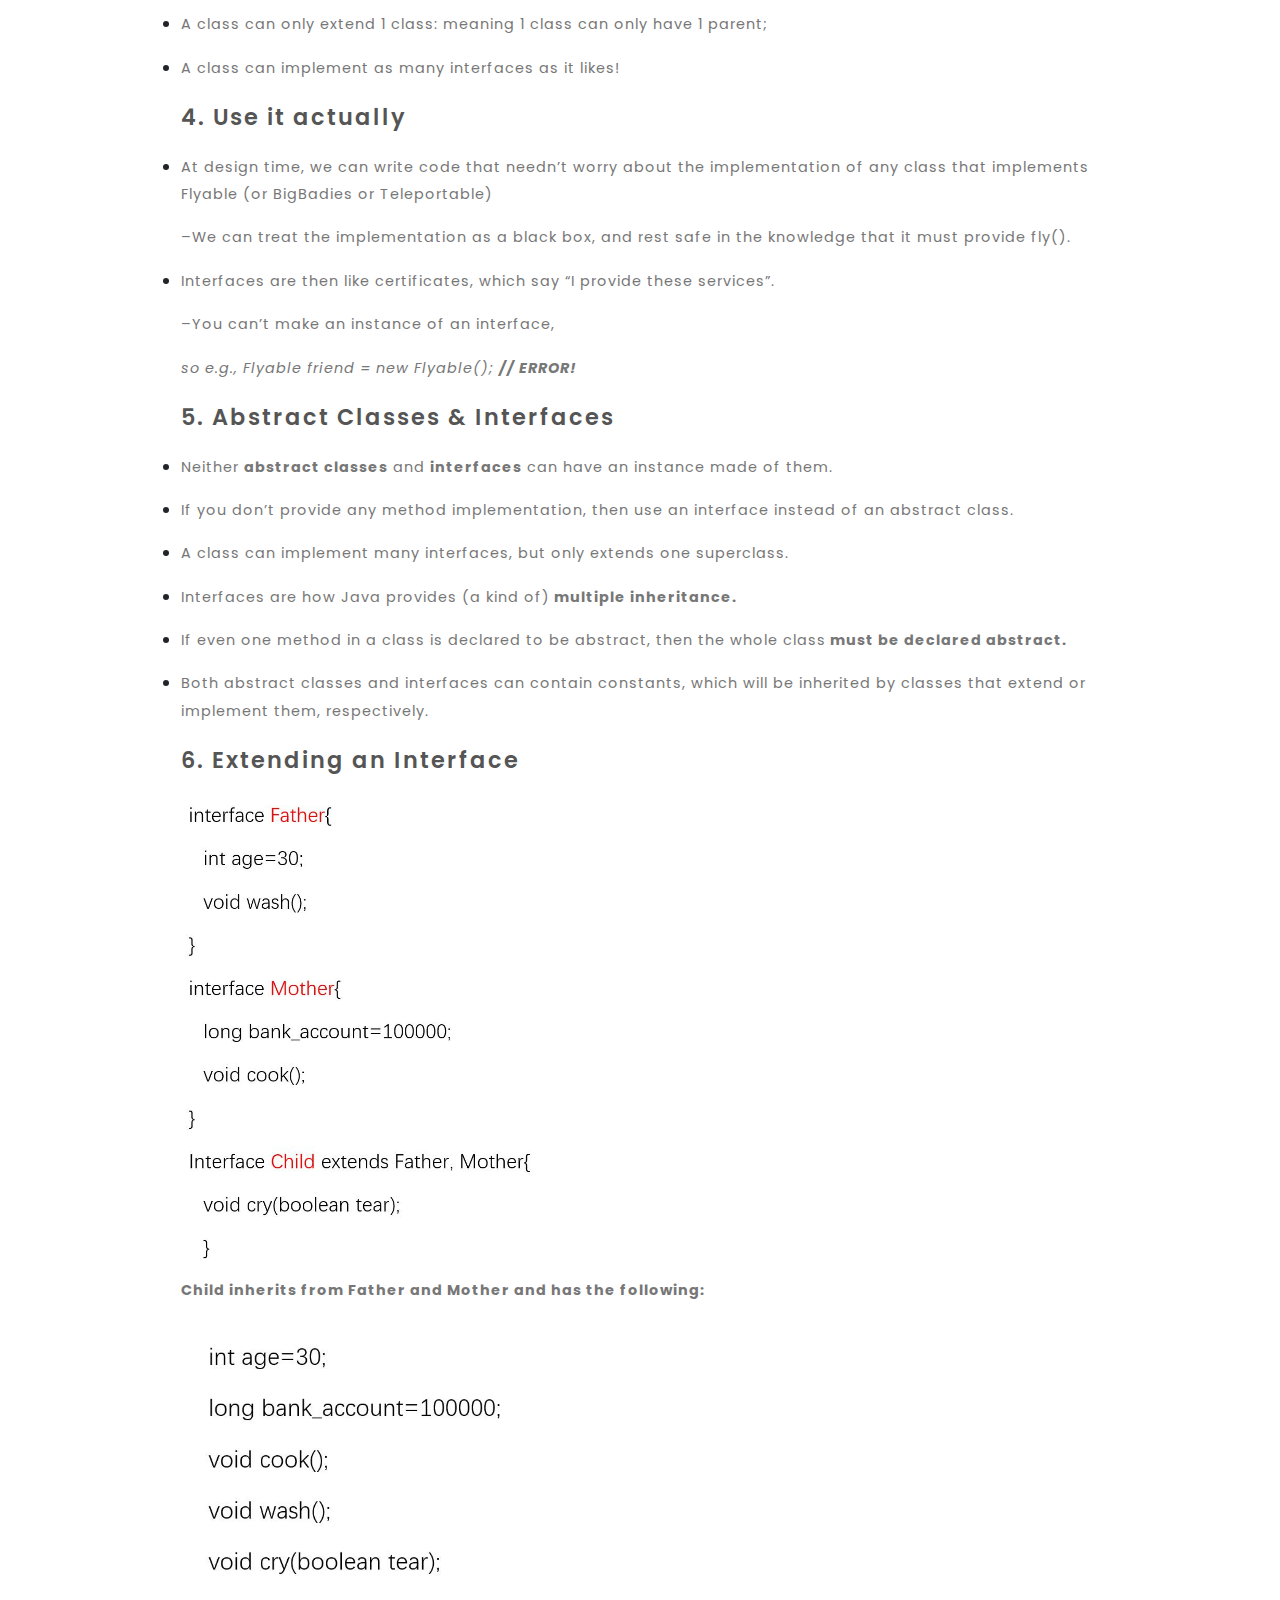
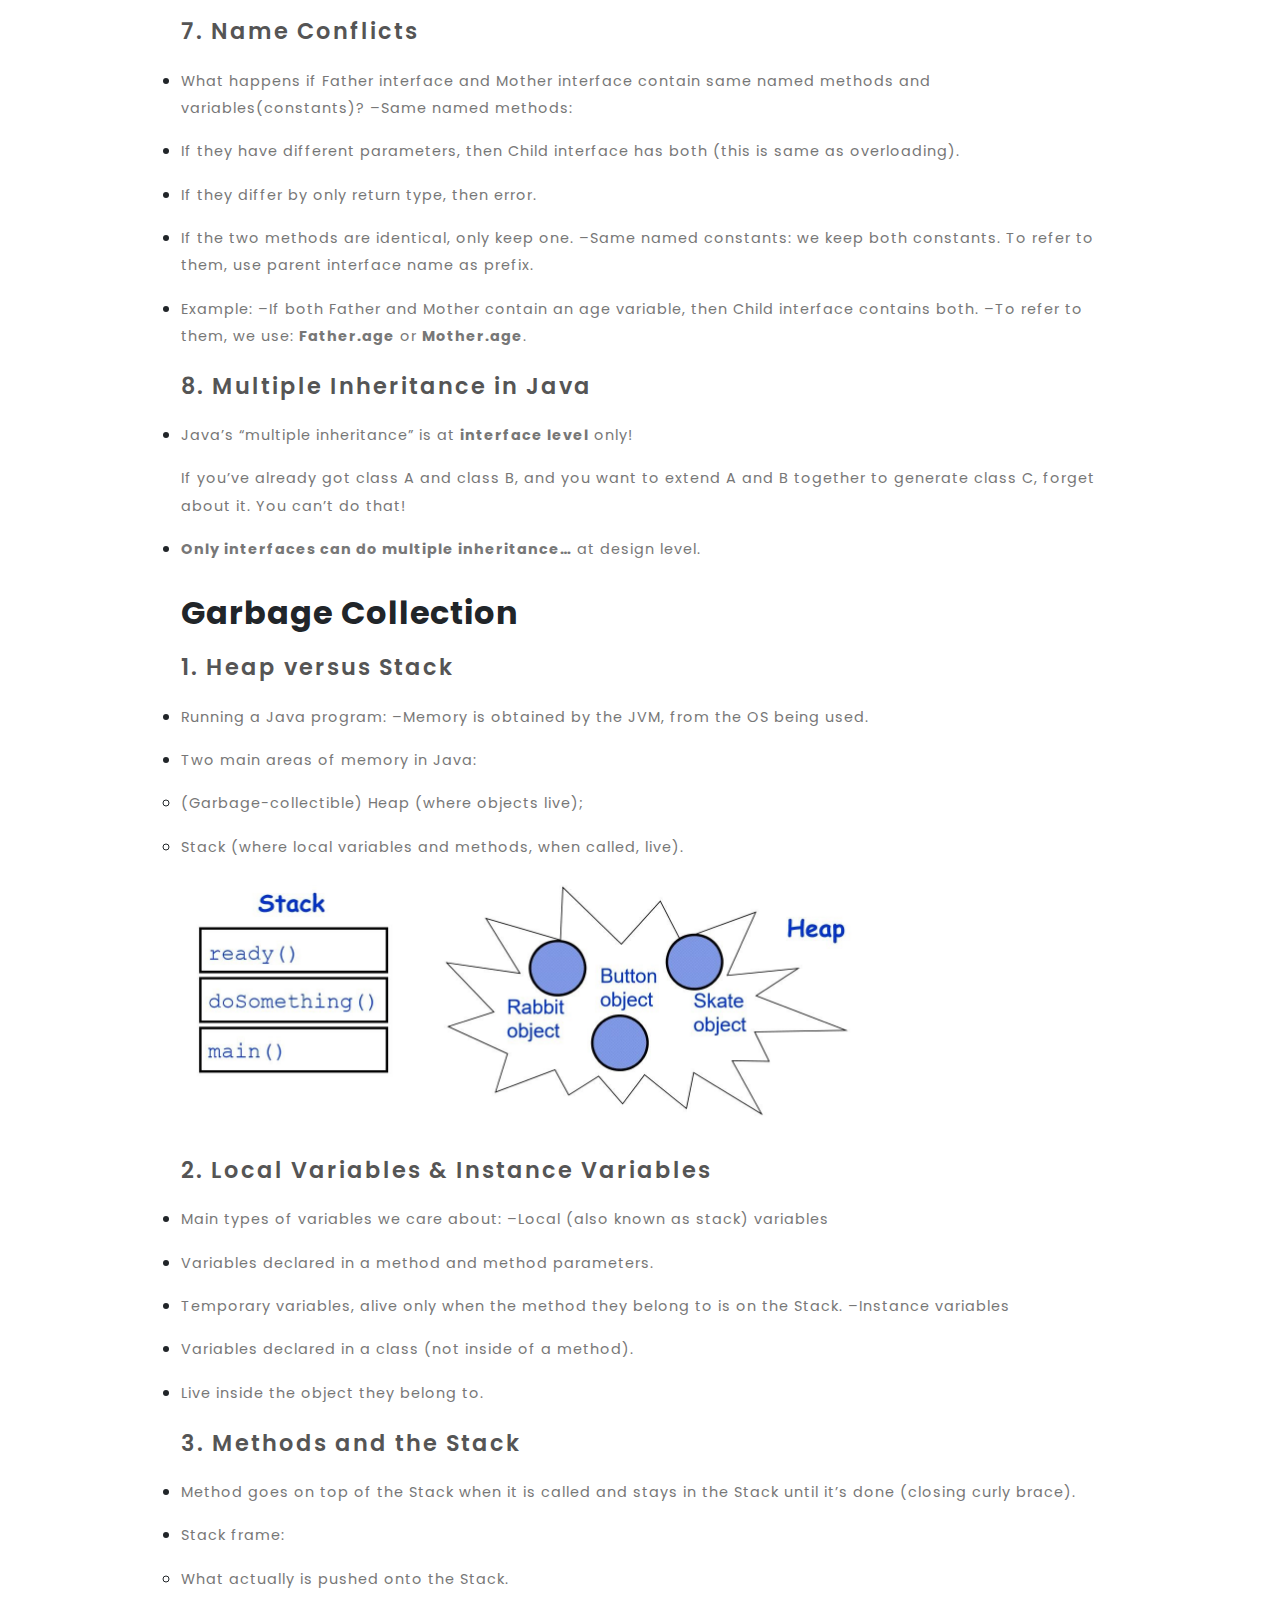
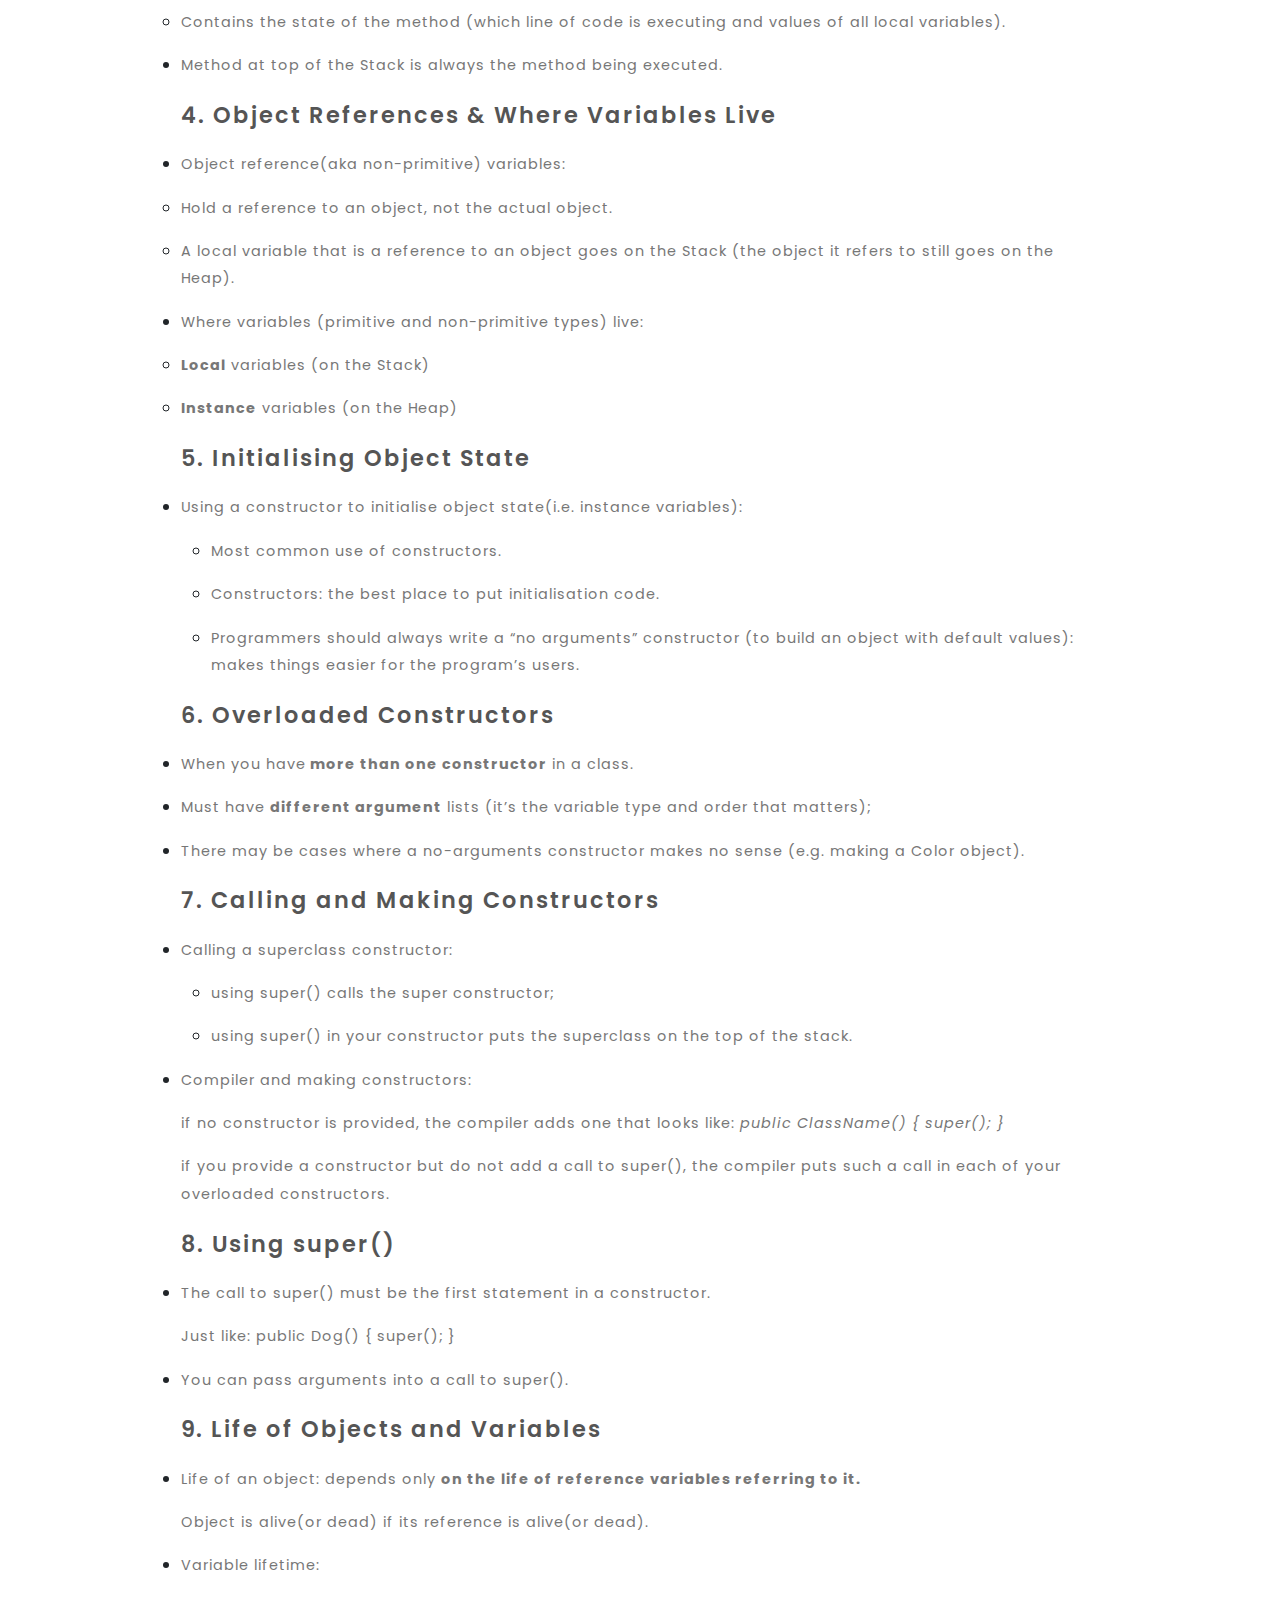
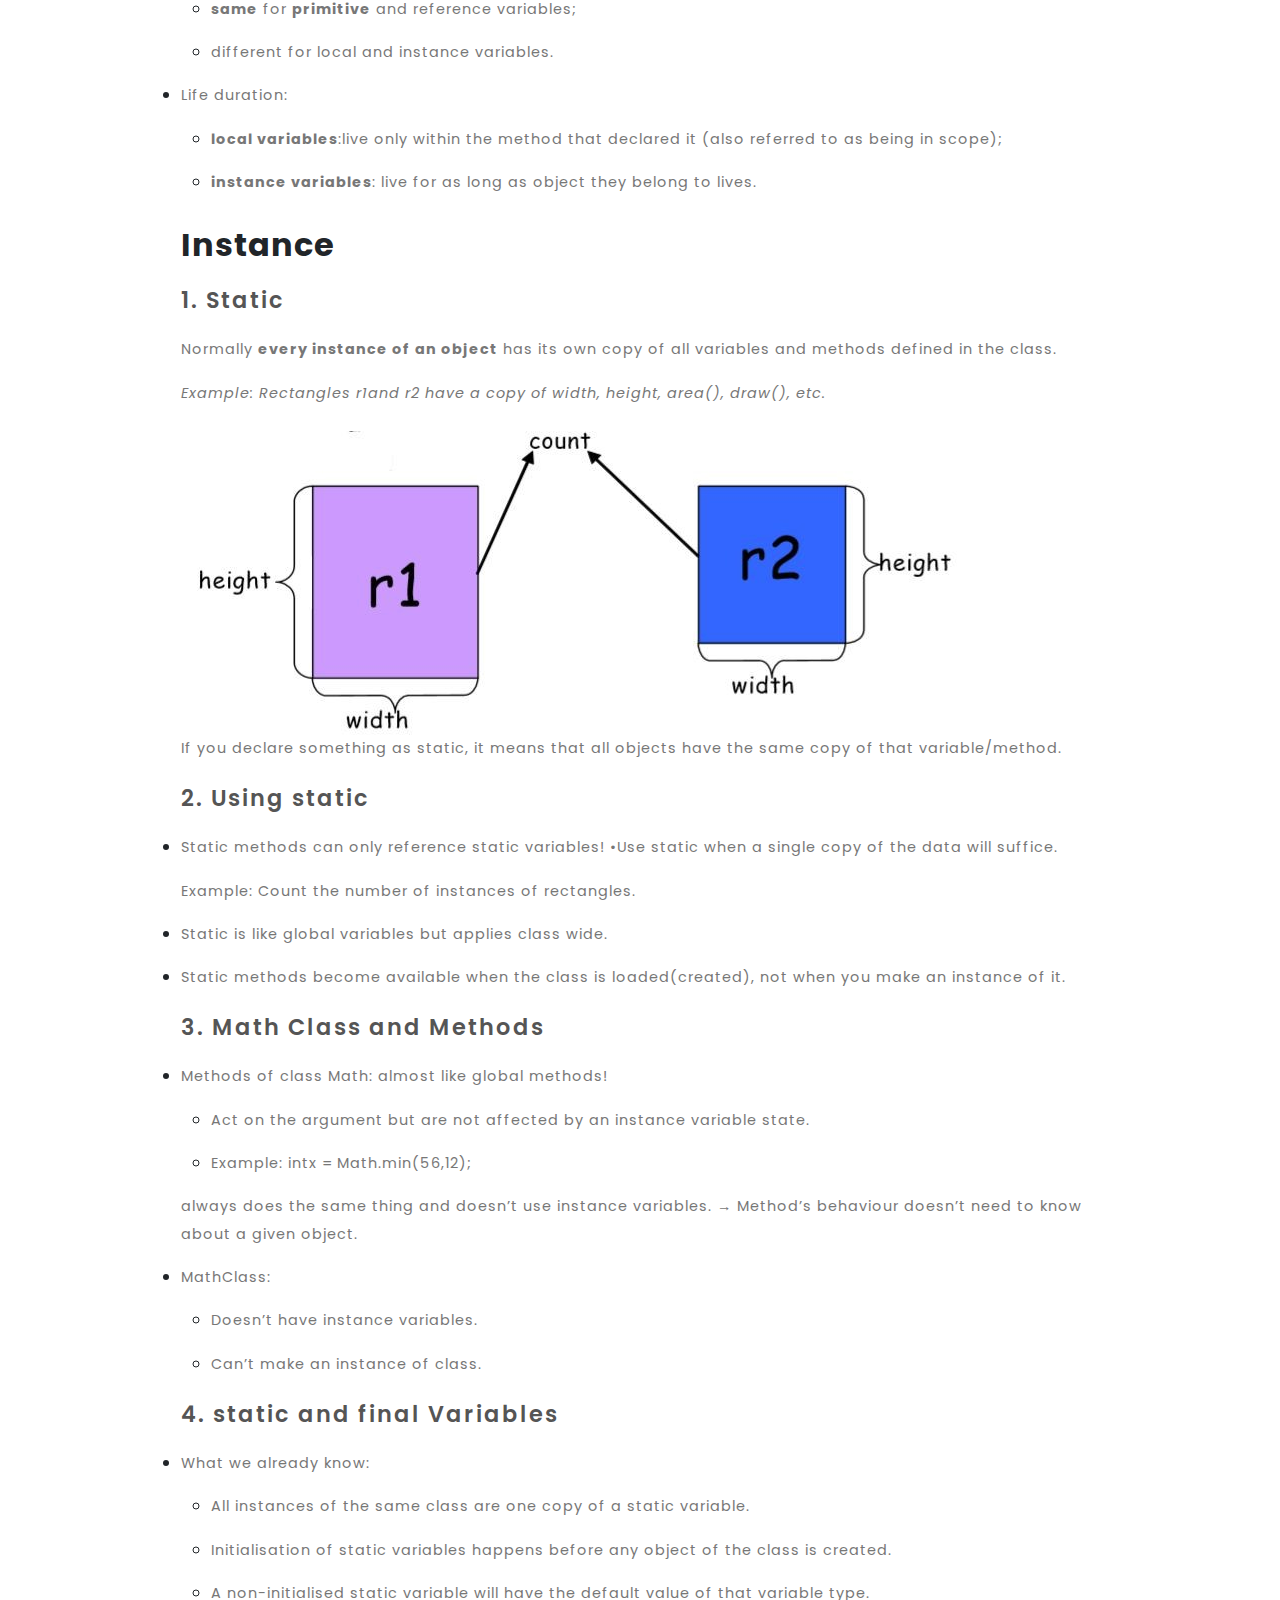
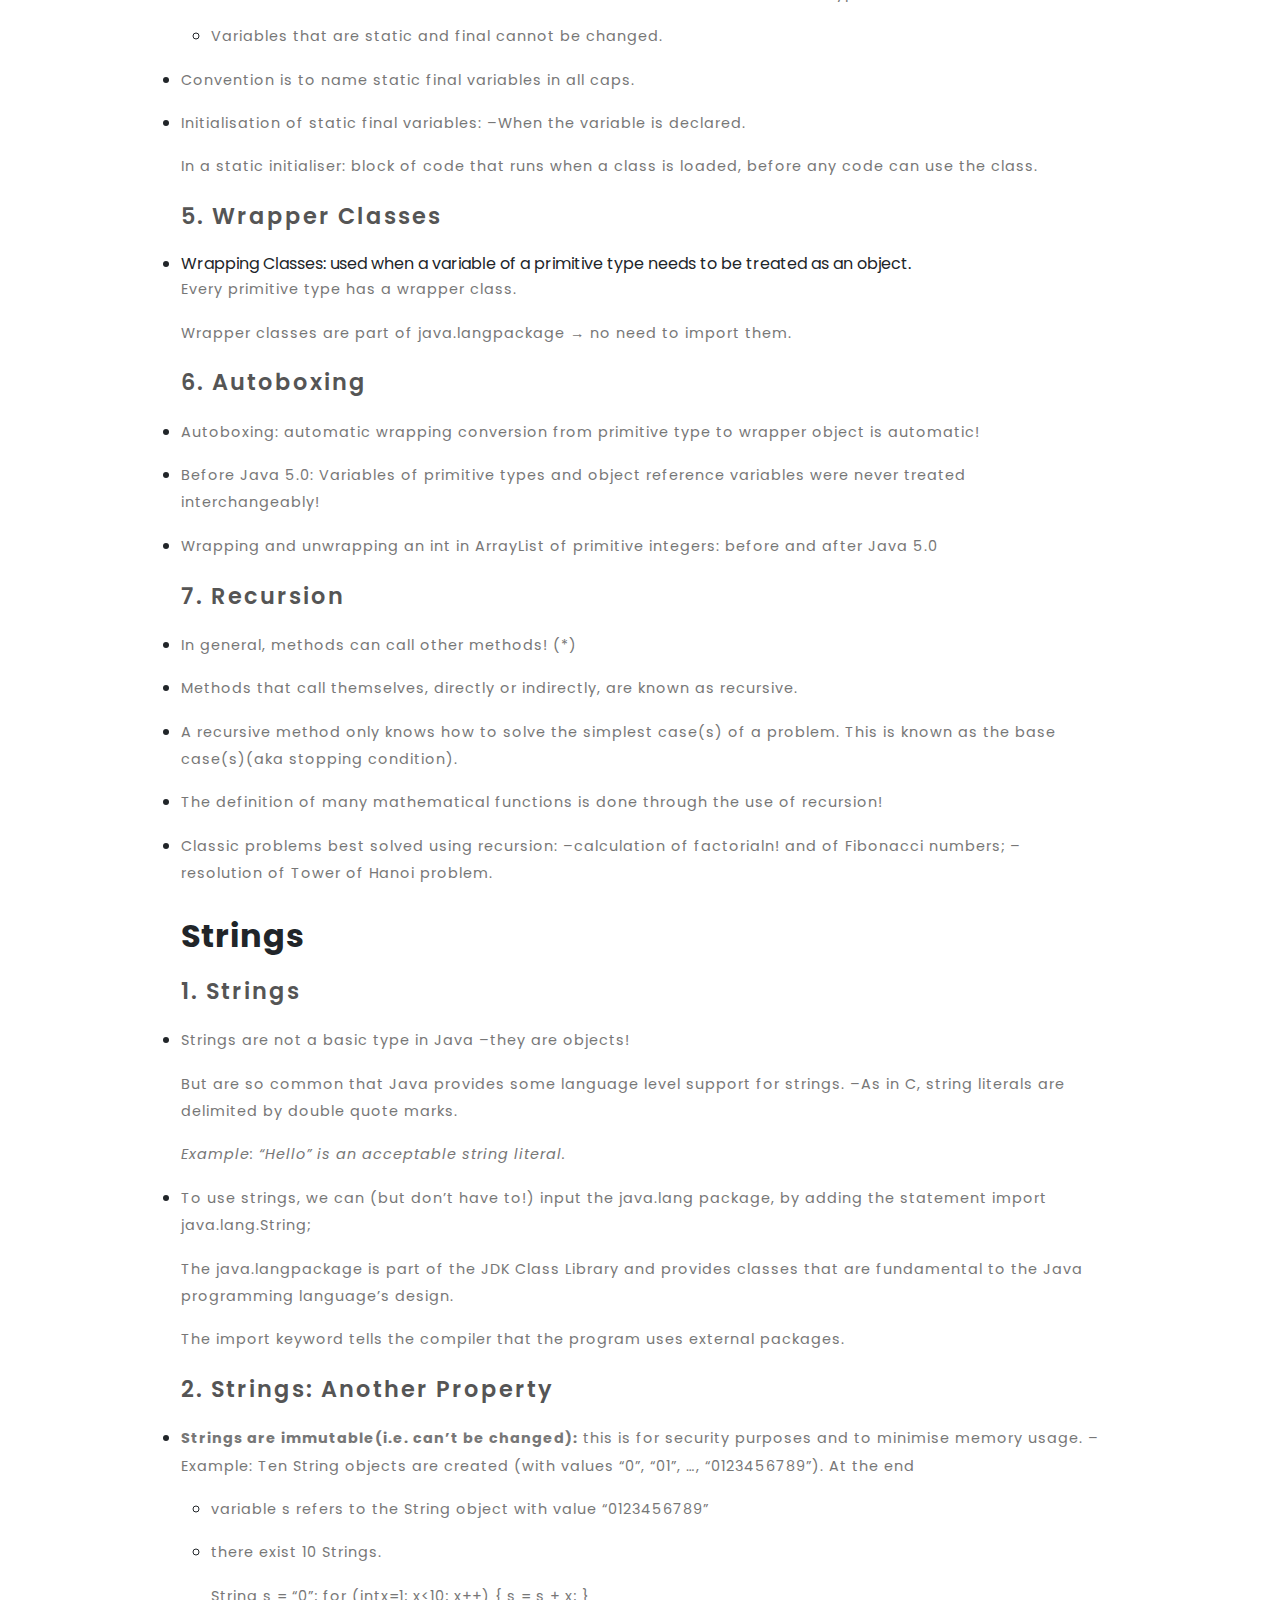
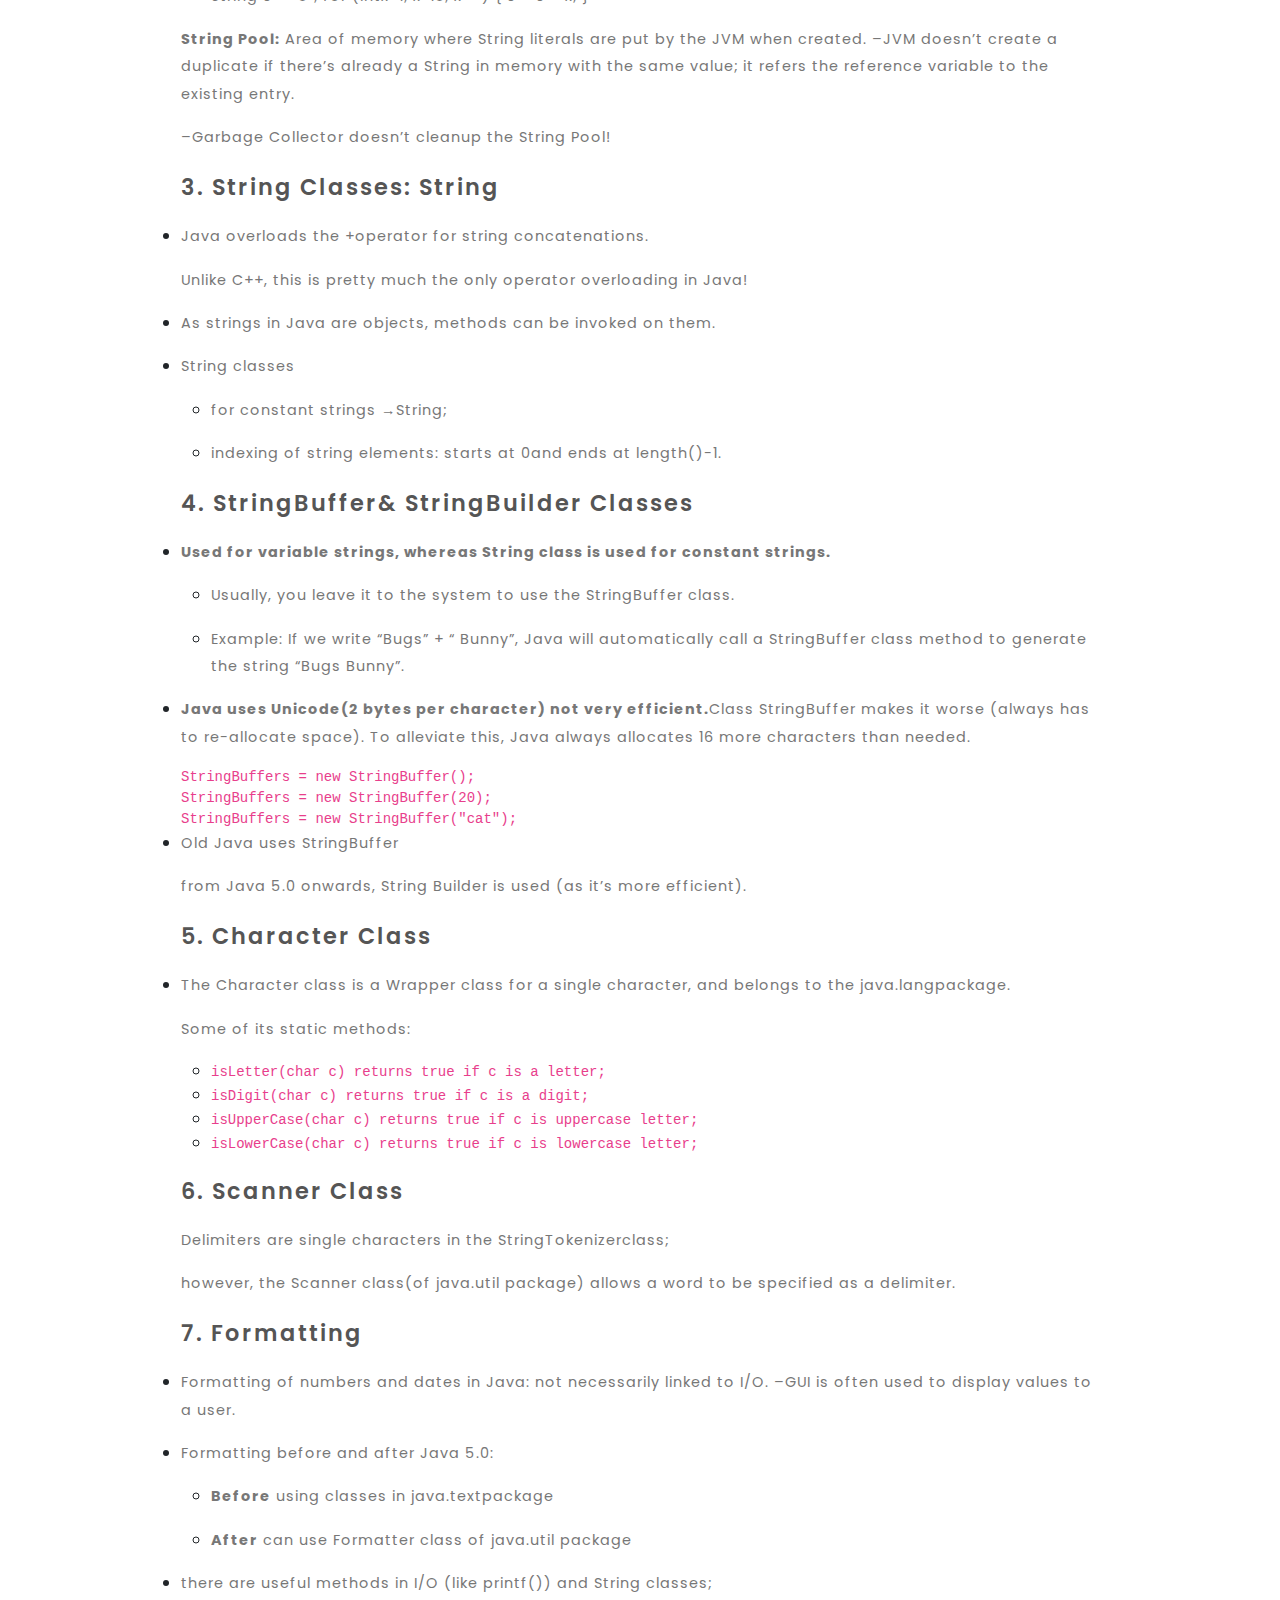
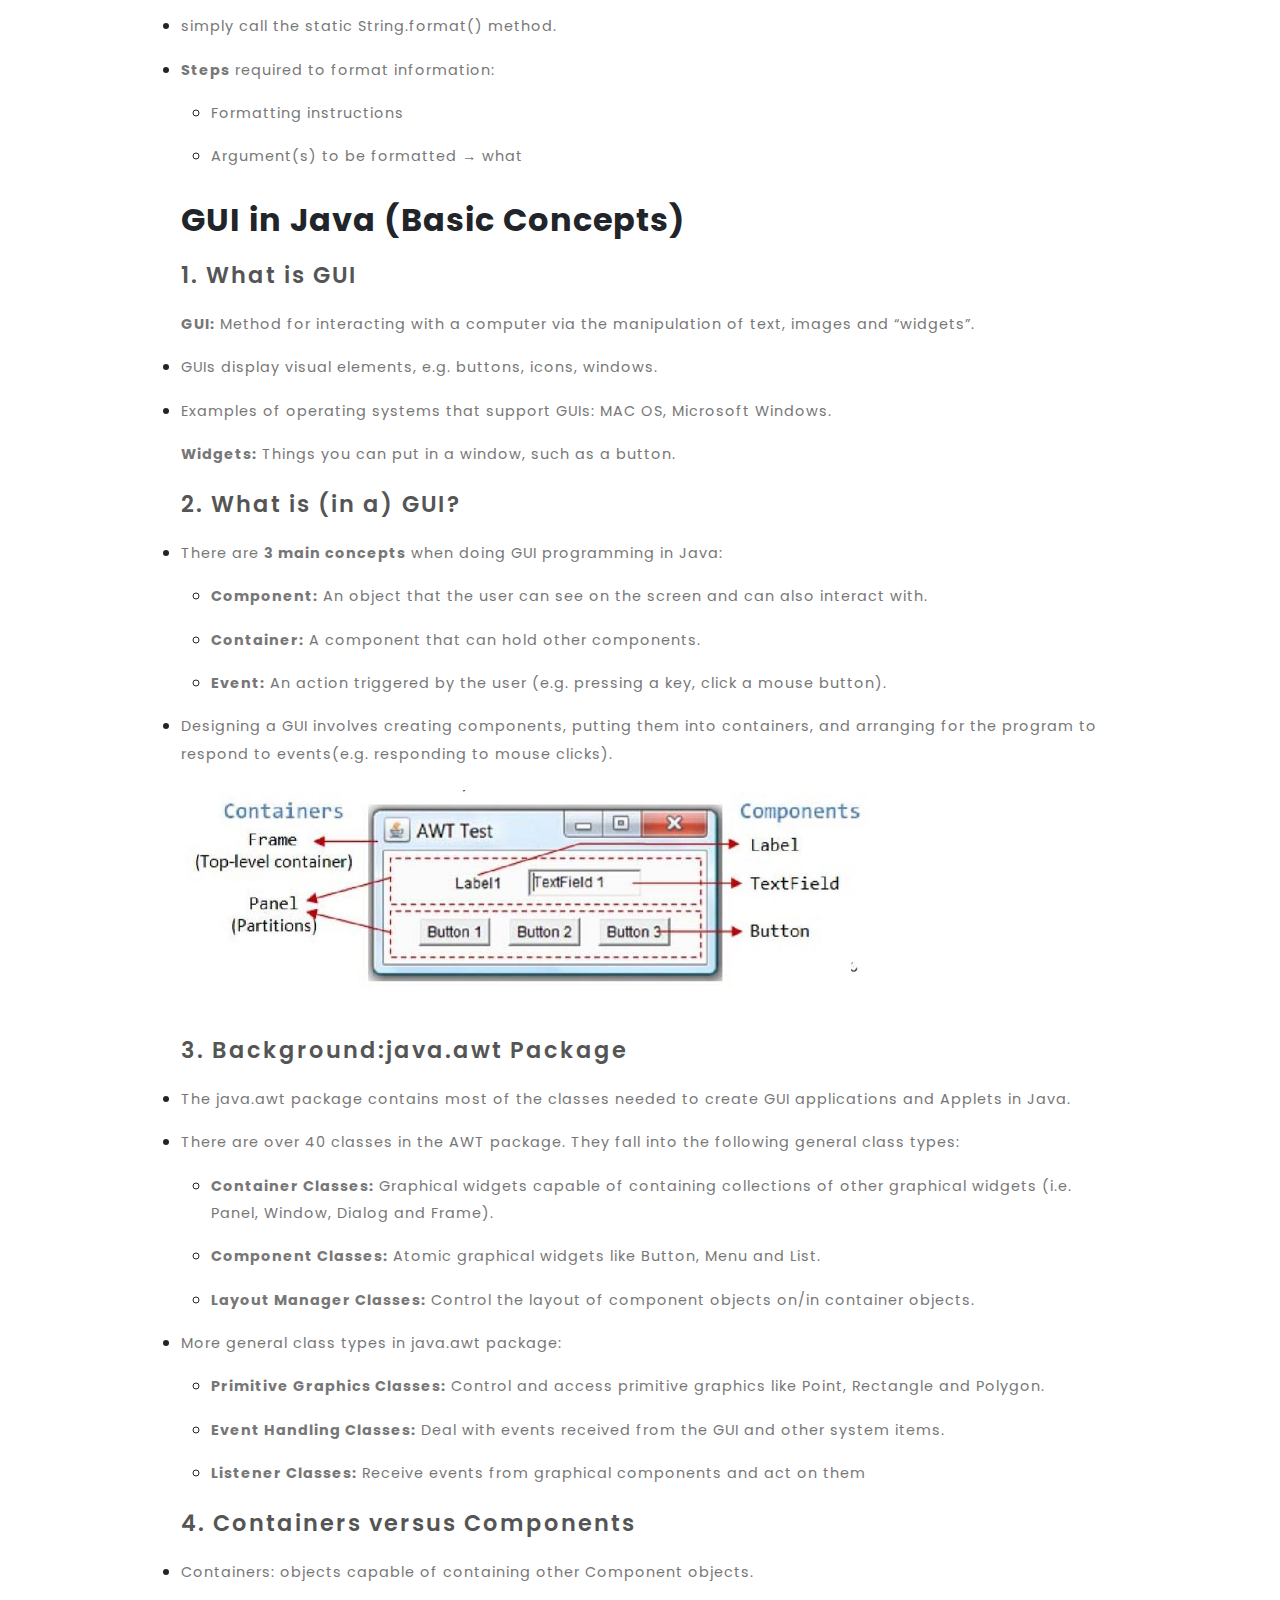
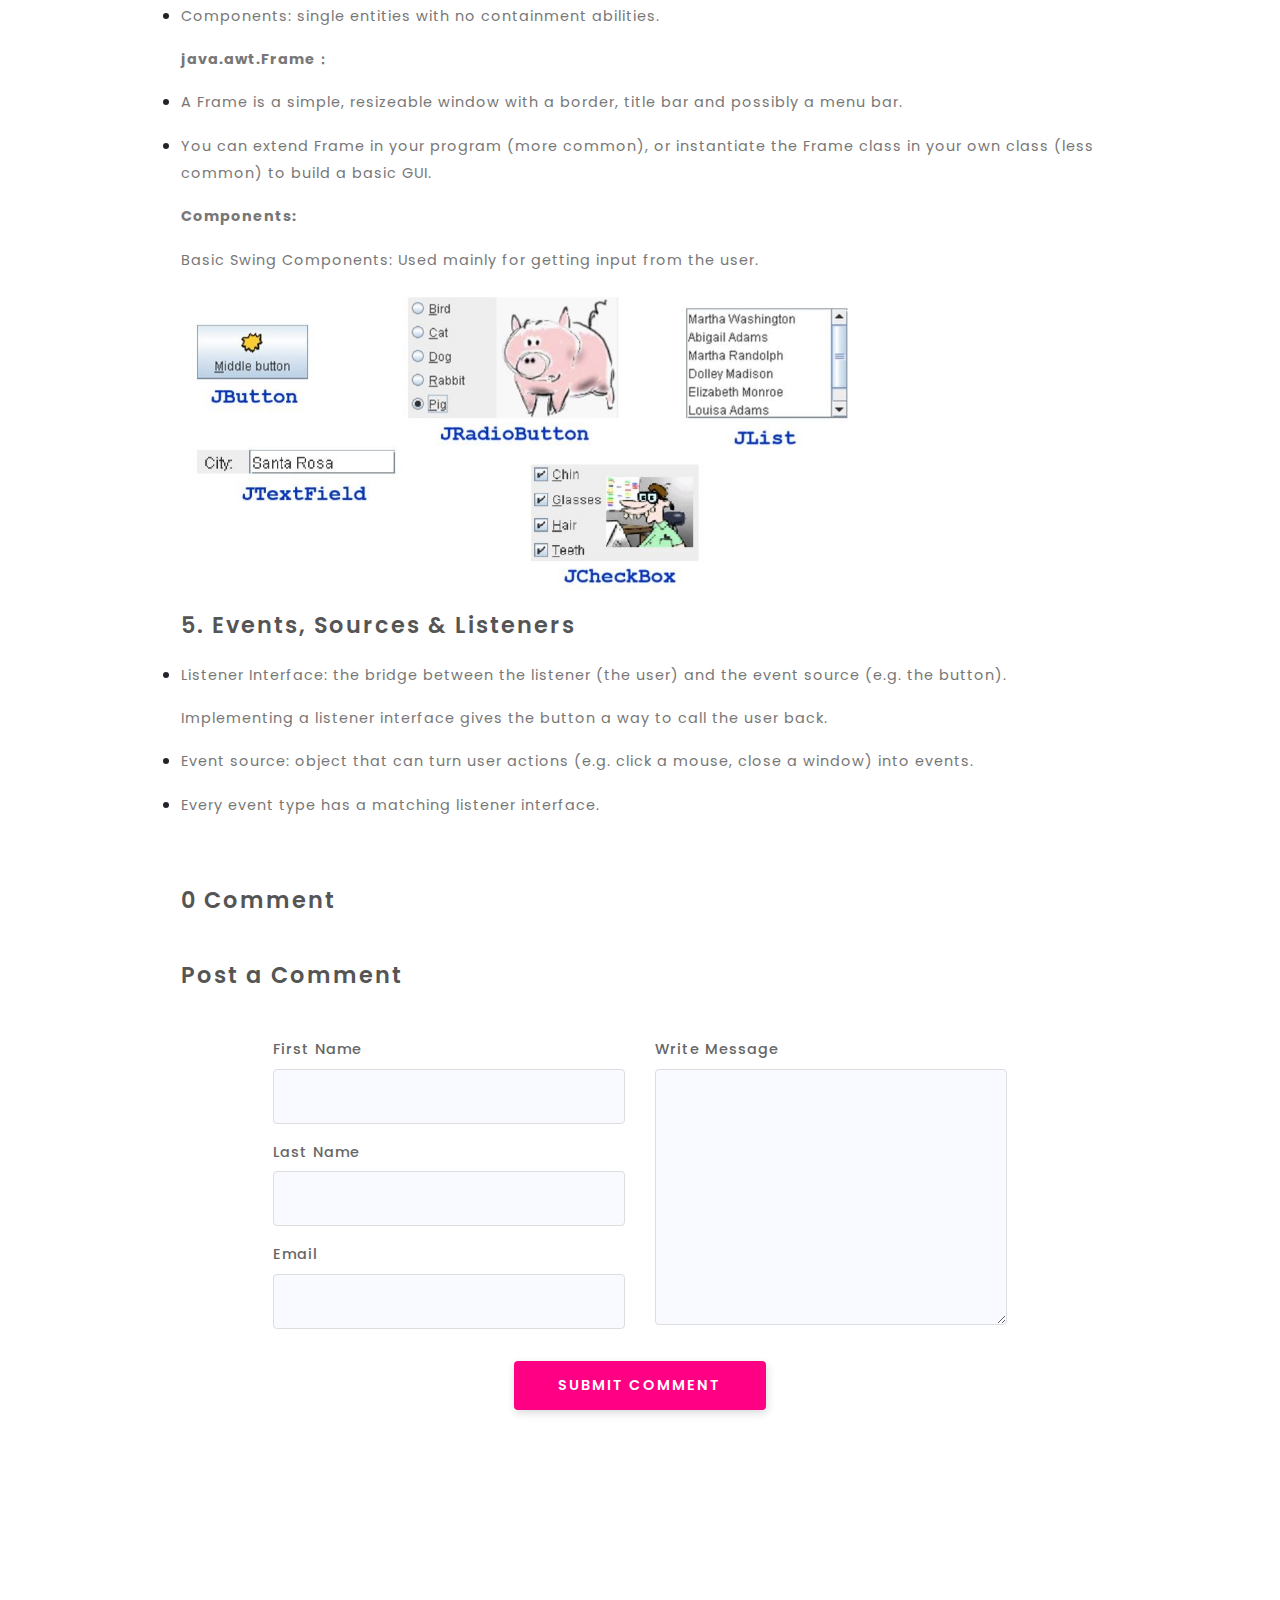
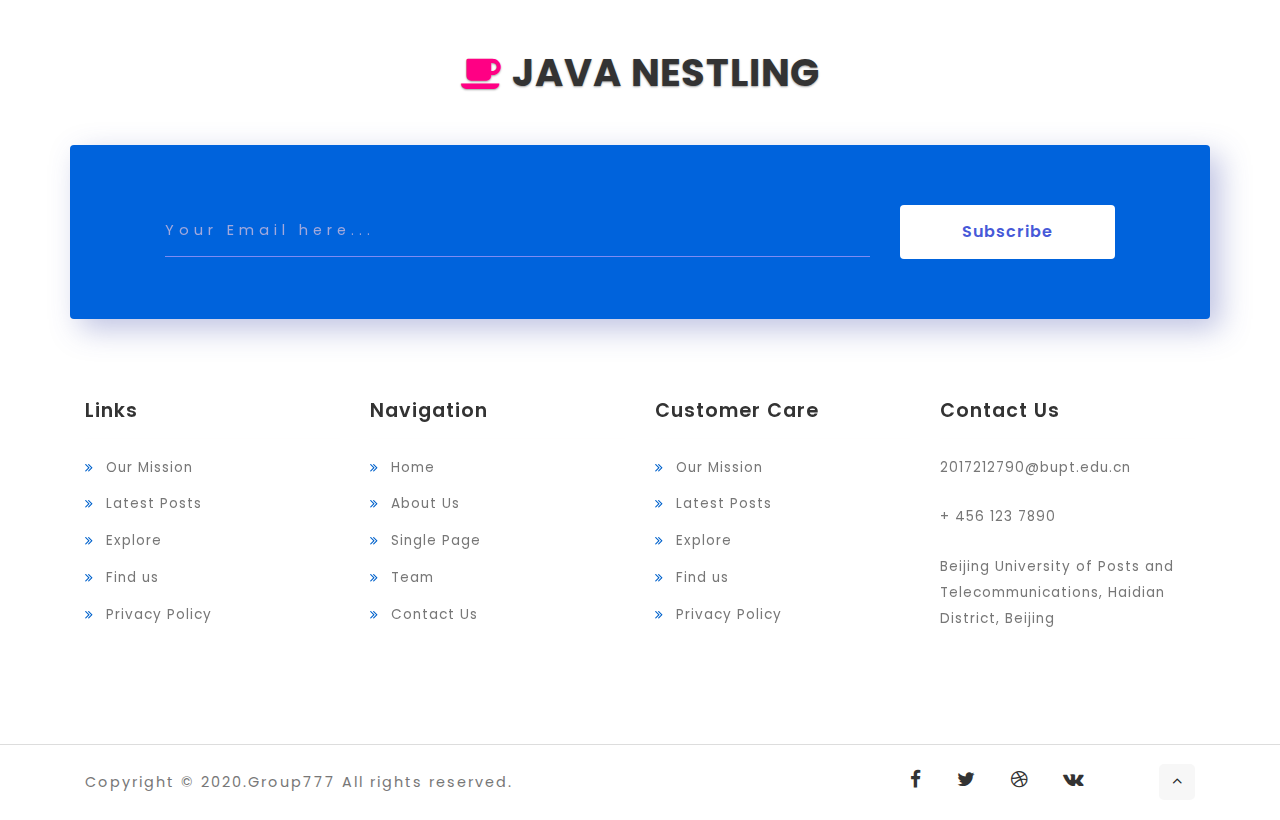
<file: 2020Interactive-Media-Design-and-ProductionGroup777/week3.html>
<!DOCTYPE html>

<head>
    <title>Week3</title>
    <!-- Meta tag Keywords -->
    <meta name="viewport" content="width=device-width, initial-scale=1">
    <meta charset="UTF-8" />
    <meta name="keywords" content="" />
    <script>
        addEventListener("load", function() {
            setTimeout(hideURLbar, 0);
        }, false);

        function hideURLbar() {
            window.scrollTo(0, 1);
        }

    </script>
    <!-- //Meta tag Keywords -->
    <!-- Custom-Files -->
    <link rel="stylesheet" href="css/bootstrap.css">
    <!-- Bootstrap-Core-CSS -->
    <link rel="stylesheet" href="css/style.css" type="text/css" media="all" />
    <link rel="stylesheet" href="css/slider.css" type="text/css" media="all" />
    <!-- Style-CSS -->
    <!-- font-awesome-icons -->
    <link href="css/font-awesome.css" rel="stylesheet">
    <!-- //font-awesome-icons -->
    <!-- /Fonts -->
    <link href="http://fonts.googleapis.com/css?family=Poppins:100,100i,200,200i,300,300i,400,400i,500,500i,600,600i,700,700i,800,800i,900" rel="stylesheet">
    <!-- //Fonts -->
</head>

<body>
    <div class="page-sidebar" style="position: fixed; margin-top: 560px; margin-left: 20px; width: 180px; ">
        <ul class="list-unstyled" style="color: #666;">
            
            <li style="font-size: large; border-bottom: solid; margin-bottom: 10px;"><b>quick reference</b></li>
            <li><a href="#day1">Interfaces</a></li>
            <li><a href="#day2">Garbage Collection</a></li>
            <li><a href="#day3">Instance</a></li>
            <li><a href="#day4">Strings</a></li>
            <li><a href="#day5">GUI in Java</a></li>
            
           
        </ul>
    </div>
    <!-- main-content -->
    <div class="main-w3layouts-header-sec inner-page" id="home">
        <div class="overlay-innerpage">
            <!-- header -->
            <header>
                <div class="container">
                    <div class="header d-lg-flex justify-content-between align-items-center">
                        <div class="header-section">
                            <h1>
                                <a class="navbar-brand logo editContent" href="index.html">
                                    <span class="fa fa-angellist"></span> Java Nestling
                                </a>
                            </h1>
                        </div>
                        <div class="nav_section">
                            <nav>
                                <label for="drop" class="toggle mt-lg-0 mt-1"><span class="fa fa-bars" aria-hidden="true"></span></label>
                                <input type="checkbox" id="drop" />
                                <ul class="menu">
                                    <li class="active"><a href="index.html">Home</a></li>
                                  
    
                                    <li>
                                        <!-- First Tier Drop Down -->
                                        <label for="drop-2" class="toggle">Dropdown <span class="fa fa-angle-down" aria-hidden="true"></span> </label>
                                        <a href="#skills">course <span class="fa fa-angle-down" aria-hidden="true"></span></a>
                                        <input type="checkbox" id="drop-2" />
                                        <ul class="inner-dropdown">
                                            <li><a href="week1.html">week1</a></li>
                                            <li><a href="week2.html">week2</a></li>
                                            <li><a href="week3.html">week3</a></li>
                                            <li><a href="week4.html">week4</a></li>
                                        </ul>
                                    </li>
                                    <li><a href="quiz.html">Quiz</a></li>
                                
                                    <li><a href="contact.html">Contact Us</a></li>
                                   
    
                                </ul>
                            </nav>
                        </div>
    
                    </div>
                </div>
            </header>
            <!-- //header -->
        </div>
    </div>

    <!-- //banner -->
    <!-- //banner-botttom -->
    <section class="content-info py-5">
        <div class="container py-md-5">
            <h1 class="title-w3pvt mb-5 text-center">Java Week3</h1>
            <h3 class="title-w3pvt mb-5 text-center">Advanced java programming</h3>
            <p class="text-center">This section introduces some of the advanced features of Java.</p>
            <div class="single-lavi-page mt-md-5 mt-4 px-lg-5">
                <div class="content-sing-w3layouts px-lg-5">
                    <img class="img-fluid" src="images/banner3.jpg" alt="">
                    <h2 style="margin-top:30px ;" id="day1">Interfaces</h2>
                    <h4>1.	What is interface?</h4>
                    <ul>
                        <li><p>An interface is like a 100% abstract class.
                            An interface allows polymorphic capabilities without the problems of multiple inheritance.
                            </p></li>
                        <li><p>Since an interface has NO implemented methods, multiple inheritance is not a problem, as no class inherits a "finished" method.</p></li>
                    </ul>
                   <h4>2.	Multiple interfaces</h4>
                   <p>Can implement as many interfaces as you need! Since no code is actually inherited (no generic methods), you have no confusion as to which method the class you written has inherited!</p>
                   <h4>3.	extends and implements</h4>

                   <ul>
                        <li><p>A class can only extend 1 class: meaning 1 class can only have 1 parent; 
                            </p></li>
                        <li><p>A class can implement as many interfaces as it likes!</p></li>
                      </ul>

                      <h4>4.	Use it actually</h4>
                      <ul>
                          <li><p>At design time, we can write code that needn’t worry about the implementation of any class that implements Flyable (or BigBadies or Teleportable) </p></li>
                          <p>–We can treat the implementation as a black box, and rest safe in the knowledge that it must provide fly(). </p>
                          <li><p>Interfaces are then like certificates, which say “I provide these services”.</p></li>
                          <p>–You can’t make an instance of an interface,</p>
                          <p><i>so e.g., Flyable friend = new Flyable(); <b>// ERROR!</b></i></p>
                          
                      </ul>

                        <h4>5.	Abstract Classes & Interfaces</h4>
                      <ul>
                          <li><p>Neither <b>abstract classes</b> and <b>interfaces</b> can have an instance made of them.</p></li>
                          <li><p>If you don’t provide any method implementation, then use an interface instead of an abstract class. </p></li>
                          <li><p>A class can implement many interfaces, but only extends one superclass.</p></li>
                          <li><p>Interfaces are how Java provides (a kind of)<b> multiple inheritance.</b> </p></li>
                          <li><p>If even one method in a class is declared to be abstract, then the whole class<b> must be declared abstract.</b> </p></li>
                        <li><p>Both abstract classes and interfaces can contain constants, which will be inherited by classes that extend or implement them, respectively.</p></li>  
                        </ul>
                       <h4>6.	Extending an Interface</h4>
                       <img src="images/w3_1.jpg" style="height: 50%;width: 50%;">
                       <p><b>Child inherits from Father and Mother and has the following:</b></p>
                       <img src="images/w3_2.jpg" style="height: 50%;width: 50%;">
                       <h4>7.	Name Conflicts</h4>
                       <ul>
                           <li><p>What happens if Father interface and Mother interface contain same named methods and variables(constants)? 
                            –Same named methods: 
                            </p></li>
                            <li><p>If they have different parameters, then Child interface has both (this is same as overloading).</p></li>
                            <li><p>If they differ by only return type, then error. </p></li>
                            <li><p>If the two methods are identical, only keep one. 
                                –Same named constants: we keep both constants. To refer to them, use parent interface name as prefix. 
                                </p></li>
                            <li><p>Example: –If both Father and Mother contain an age variable, then Child interface contains both. –To refer to them, we use: <b>Father.age</b> or <b>Mother.age</b>.</p></li>
                       
                        </ul>

                        <h4>8.	Multiple Inheritance in Java</h4>
                        <ul>
                            <li><p>Java’s “multiple inheritance” is at <b>interface level</b> only! </p></li>
                            <p>If you’ve already got class A and class B, and you want to extend A and B together to generate class C, forget about it. You can’t do that! </p>
                            <li><p><b>Only interfaces can do multiple inheritance…</b> at design level.</p></li>
                        </ul>
                        <h2 style="margin-top:30px ;" id="day2"> Garbage Collection</h2>
                        <h4>1.	Heap versus Stack</h4>
                        <ul>
                            <li><p>Running a Java program: 
                                –Memory is obtained by the JVM, from the OS being used. 
                                </p></li>
                            <li><p>Two main areas of memory in Java: </p>
                                <ul>
                                    <li><p>(Garbage-collectible) Heap (where objects live); </p></li>
                                    <li><p>Stack (where local variables and methods, when called, live).</p></li>
                            </ul></li>
                        </ul>
                        <img src="images/w3_3.jpg" style="height: 75%;width: 75%;">
                        <h4>2.	Local Variables & Instance Variables</h4>
                        <ul>
                            <li><p>Main types of variables we care about:  
                                –Local (also known as stack) variables 
                                </p></li>
                            <li><p>Variables declared in a method and method parameters.</p></li>
                            <li><p>Temporary variables, alive only when the method they belong to is on the Stack. 
                                –Instance variables 
                                </p></li>
                            <li><p>Variables declared in a class (not inside of a method).</p></li>
                            <li><p>Live inside the object they belong to.</p></li>
                        </ul>

                        <h4>3.	Methods and the Stack</h4>
                        <ul>
                            <li><p>Method goes on top of the Stack when it is called and stays in the Stack until it’s done (closing curly brace). </p></li>
                            <li><p>Stack frame:</p></li>
                            <ul>
                                <li><p>What actually is pushed onto the Stack.</p></li>
                                <li><p>Contains the state of the method (which line of code is executing and values of all local variables). </p></li>
                            </ul>
                            <li><p>Method at top of the Stack is always the method being executed.</p></li>
                        </ul>
                        
                       
                    

                        <h4>4.	Object References & Where Variables Live</h4>
                        <ul>
                            <li><p>Object reference(aka non-primitive) variables:</p></li>
                            <ul>
                                <li><p>Hold a reference to an object, not the actual object. </p></li>
                                <li><p>A local variable that is a reference to an object goes on the Stack (the object it refers to still goes on the Heap). </p></li>
                            </ul>
                            <li><p>Where variables (primitive and non-primitive types) live: </p></li>
                            <ul>
                                <li><p><b>Local</b> variables (on the Stack) </p></li>
                                <li><p><b>Instance</b> variables (on the Heap)</p></li>
                            </ul>
                        </ul>
                        <h4>5.	Initialising Object State</h4>
                        <ul>
                            <li><p>Using a constructor to initialise object state(i.e. instance variables):</p></li>
                            <ul style="margin-left:30px ;">
                                <li><p>Most common use of constructors. </p></li>
                                <li><p>Constructors: the best place to put initialisation code. </p></li>
                                <li><p>Programmers should always write a “no arguments” constructor (to build an object with default values): makes things easier for the program’s users.</p></li>
                            </ul>
                        </ul>
                        <h4>6.	Overloaded Constructors</h4>
                        <ul>
                            <li><p>When you have<b> more than one constructor</b> in a class. </p></li>
                            <li><p>Must have <b>different argument</b> lists (it’s the variable type and order that matters); </p></li>
                            <li><p>There may be cases where a no-arguments constructor makes no sense (e.g. making a Color object).</p></li>
                        </ul>
                        <h4>7.	Calling and Making Constructors</h4>
                        <ul>
                            <li><p>Calling a superclass constructor: </p></li>
                            <ul style="margin-left:30px ;">
                                <li><p>using super() calls the super constructor; </p></li>
                                <li><p>using super() in your constructor puts the superclass on the top of the stack.</p></li>
                            </ul>
                            <li><p>Compiler and making constructors: </p></li>
                            <p>if no constructor is provided, the compiler adds one that looks like: <i>
                                public ClassName() {
                                 super(); 
                                } </i>
                                </p>
                                <p>if you provide a constructor but do not add a call to super(), the compiler puts such a call in each of your overloaded constructors.</p>
                        </ul>
                        <h4>8.	Using super()</h4>
                        <ul>
                            <li><p>The call to super() must be the first statement in a constructor.</p></li>
                            <p>Just like: 
                                public Dog() {
                                 super(); }
                                </p>
                             <li><p>You can pass arguments into a call to super().</p></li>   
                        </ul>
                        <h4>9.	Life of Objects and Variables</h4>
                        <ul>
                            <li><p>Life of an object: depends only <b>on the life of reference variables referring to it. </b></p></li>
                            <p>Object is alive(or dead) if its reference is alive(or dead).</p>
                            <li><p>Variable lifetime:</p></li>
                            <ul style="margin-left:30px ;">
                                <li><p><b>same</b> for <b>primitive</b> and reference variables; </p></li>
                                <li><p>different for local and instance variables.</p></li>
                            </ul>
                            <li><p>Life duration:</p></li>
                            <ul style="margin-left:30px ;">
                                <li><p><b>local variables</b>:live only within the method that declared it (also referred to as being in scope); </p></li>
                                <li><p><b>instance variables</b>: live for as long as object they belong to lives.</p></li>    
                            </ul>
                            
                        </ul>
                        <h2 style="margin-top:30px ;" id="day3">Instance</h2>
                        <h4>1.	Static</h4>
                        <p>Normally <b>every instance of an object</b> has its own copy of all variables and methods defined in the class. </p>
                        <p><i>Example: Rectangles r1and r2 have a copy of width, height, area(), draw(), etc.</i></p>
                        <img src="images/w3_4.jpg">
                        <p>If you declare something as static, it means that all objects have the same copy of that variable/method.</p>

                        <h4>2.	Using static </h4>
                        <ul>
                            <li><p>Static methods can only reference static variables! •Use static when a single copy of the data will suffice. </p></li>
                            <p>Example: Count the number of instances of rectangles.</p>
                            <li><p>Static is like global variables but applies class wide. </p></li>
                            <li><p>Static methods become available when the class is loaded(created), not when you make an instance of it.</p></li>
                        </ul>

                        <h4>3.	Math Class and Methods</h4>
                        <ul>
                            <li><p>Methods of class Math: almost like global methods! </p></li>
                            <ul style="margin-left:30px ;">
                                <li><p>Act on the argument but are not affected by an instance variable state.</p></li>
                                <li><p>Example: intx = Math.min(56,12);</p></li>    
                            </ul>
                            <p>always does the same thing and doesn’t use instance variables. → Method’s behaviour doesn’t need to know about a given object. </p>
                            <li><p>MathClass:</p></li>
                            <ul style="margin-left:30px ;">
                                <li><p>Doesn’t have instance variables. </p></li>
                                <li><p>Can’t make an instance of class.</p></li>
        
                            </ul>
                        </ul>
                        <h4>4.	static and final Variables</h4>
                        <ul>
                            <li><p>What we already know:</p></li>
                            <ul style="margin-left:30px ;">
                                <li><p>All instances of the same class are one copy of a static variable.</p></li>
                                <li><p>Initialisation of static variables happens before any object of the class is created.</p></li>
                                <li><p>A non-initialised static variable will have the default value of that variable type. </p></li>
                                <li><p>Variables that are static and final cannot be changed. </p></li>
                            </ul>
                            <li><p>Convention is to name static final variables in all caps. </p></li>
                            <li><p>Initialisation of static final variables: –When the variable is declared. </p></li>
                            <p>In a static initialiser: block of code that runs when a class is loaded, before any code can use the class.</p>
                        </ul>
                        <h4>5.	Wrapper Classes </h4>
                            <ul>
                                <li>Wrapping Classes: used when a variable of a primitive type needs to be treated as an object. </li>
                                <p>Every primitive type has a wrapper class. </p>
                                <p>Wrapper classes are part of java.langpackage → no need to import them.</p>
                            </ul>
                       
                        <h4>6.	Autoboxing</h4>
                        <ul>
                            <li><p>Autoboxing: automatic wrapping conversion from primitive type to wrapper object is automatic!</p></li>
                            <li><p>Before Java 5.0: Variables of primitive types and object reference variables were never treated interchangeably! </p></li>
                            <li><p>Wrapping and unwrapping an int in ArrayList of primitive integers: before and after Java 5.0</p></li>
                        </ul>

                        <h4>7.	Recursion</h4>
                        <ul>
                            <li><p>In general, methods can call other methods! (*) </p></li>
                            <li><p>Methods that call themselves, directly or indirectly, are known as recursive. </p></li>
                            <li><p>A recursive method only knows how to solve the simplest case(s) of a problem. This is known as the base case(s)(aka stopping condition).</p></li>
                            <li><p>The definition of many mathematical functions is done through the use of recursion! </p></li>
                            <li><p>Classic problems best solved using recursion: 
                                –calculation of factorialn! and of Fibonacci numbers; –resolution of Tower of Hanoi problem.
                                </p></li>
                        </ul>
                        <h2 style="margin-top:30px ;" id="day4">Strings</h2>
                        <h4>1.	Strings</h4>
                        <ul>
                            <li><p>Strings are not a basic type in Java –they are objects! </p></li>
                            <p>But are so common that Java provides some language level support for strings. –As in C, string literals are delimited by double quote marks.</p>
                            <p><i>Example: “Hello” is an acceptable string literal. </i></p>
                            <li><p>To use strings, we can (but don’t have to!) input the java.lang package, by adding the statement import java.lang.String;</p></li>
                            <p>The java.langpackage is part of the JDK Class Library and provides classes that are fundamental to the Java programming language’s design.</p>
                            <p>The import keyword tells the compiler that the program uses external packages.</p>
                        </ul>
                        <h4>2.	Strings: Another Property</h4>
                        <ul>
                            <li><p><b>Strings are immutable(i.e. can’t be changed):</b> this is for security purposes and to minimise memory usage. –Example: Ten String objects are created (with values “0”, “01”, …, “0123456789”). At the end</p></li>
                            <ul style="margin-left:30px;">
                                <li><p>variable s refers to the String object with value “0123456789”</p></li>
                                <li><p>there exist 10 Strings. </p></li>
                                <p>String s = “0”; 
                                    for (intx=1; x<10; x++) { s = s + x; } </p>
                            </ul>
                        </ul>
                        <p><b>String Pool:</b> Area of memory where String literals are put by the JVM when created. –JVM doesn’t create a duplicate if there’s already a String in memory with the same value; it refers the reference variable to the existing entry.  </p>
                        <p>–Garbage Collector doesn’t cleanup the String Pool!</p>

                        <h4>3.	String Classes: String</h4>
                        <ul>
                            <li><p>Java overloads the +operator for string concatenations. </p></li>
                            <p>Unlike C++, this is pretty much the only operator overloading in Java! </p>
                            <li><p>As strings in Java are objects, methods can be invoked on them. </p></li>
                            <li><p>String classes</p></li>
                            <ul style="margin-left:30px;">
                                <li><p>for constant strings →String;</p></li>
                                <li><p>indexing of string elements: starts at 0and ends at length()-1.</p></li>
                            </ul>
                        </ul>

                        <h4>4.	StringBuffer& StringBuilder Classes</h4>
                        <ul>
                            <li><p><b>Used for variable strings, whereas String class is used for constant strings. </b></p></li>
                            <ul style="margin-left:30px;">
                                <li><p>Usually, you leave it to the system to use the StringBuffer class. </p></li>
                                <li><p>Example: If we write “Bugs” + “ Bunny”, Java will automatically call a StringBuffer class method to generate the string “Bugs Bunny”.</p></li>
                            </ul>
                            <li><p><b>Java uses Unicode(2 bytes per character) not very efficient.</b>Class StringBuffer makes it worse (always has to re-allocate space). To alleviate this, Java always allocates 16 more characters than needed. </p></li>
                            <code>
                                <ul class="list-unstyled">
                                    <li>StringBuffers = new StringBuffer(); </li>
                                    <li>StringBuffers = new StringBuffer(20); </li>
                                    <li>StringBuffers = new StringBuffer("cat"); </li>
                                </ul>
                            </code>
                            <li><p>Old Java uses StringBuffer</p></li>
                            <p>from Java 5.0 onwards, String Builder is used (as it’s more efficient).</p>
                        </ul>
                        
                        <h4>5.	Character Class</h4>
                        <ul>
                            <li><p>The Character class is a Wrapper class for a single character, and belongs to the java.langpackage. </p></li>
                            <p>Some of its static methods: </p>
                            <ul style="margin-left:30px;">
                                <li><code>isLetter(char c) returns true if c is a letter; </code></li>
                                <li><code>isDigit(char c) returns true if c is a digit;</code></li>
                                <li><code>isUpperCase(char c) returns true if c is uppercase letter;</code></li>
                                <li><code>isLowerCase(char c) returns true if c is lowercase letter;</code></li>
                            </ul>
                        </ul>

                        <h4>6.	Scanner Class</h4>
                        
                        <p>Delimiters are single characters in the StringTokenizerclass; </p>
                        <p>however, the Scanner class(of java.util package) allows a word to be specified as a delimiter.</p>

                        
                        <h4>7.	Formatting</h4>
                        <ul>
                            <li><p>Formatting of numbers and dates in Java: not necessarily linked to I/O. –GUI is often used to display values to a user. </p></li>
                            <li><p>Formatting before and after Java 5.0:</p></li>
                            <ul style="margin-left:30px;">
                                <li><p><b>Before</b> using classes in java.textpackage</p></li>
                                <li><p><b>After</b> can use Formatter class of java.util package</p></li>
                                </ul>
                            <li><p>there are useful methods in I/O (like printf()) and String classes; </p></li>
                            <li><p>simply call the static String.format() method. </p></li>
                            <li><p><b>Steps</b> required to format information: </p></li>
                            <ul style="margin-left:30px;">
                                <li><p>Formatting instructions</p></li>
                                <li><p>Argument(s) to be formatted → what</p></li>
                                </ul>
                        </ul>

                        <h2 style="margin-top:30px ;" id="day5">GUI in Java (Basic Concepts)</h2>
                        <h4>1.	What is GUI</h4>
                        <p><b>GUI:</b> Method for interacting with a computer via the manipulation of text, images and “widgets”. </p>

                        <ul>
                            <li><p>GUIs display visual elements, e.g. buttons, icons, windows. </p></li>
                            <li><p>Examples of operating systems that support GUIs: MAC OS, Microsoft Windows. </p></li>
                        </ul>
                        <p><b>Widgets:</b> Things you can put in a window, such as a button.</p>

                        <h4>2.	What is (in a) GUI?</h4>
                        <ul>
                            <li><p>There are <b>3 main concepts</b> when doing GUI programming in Java:</p></li>
                            <ul style="margin-left:30px;">
                                <li><p><b>Component:</b> An object that the user can see on the screen and can also interact with. </p></li>
                                <li><p><b>Container:</b> A component that can hold other components.</p></li>
                                <li><p><b>Event:</b> An action triggered by the user (e.g. pressing a key, click a mouse button). </p></li>
                            </ul>
                            <li><p>Designing a GUI involves creating components, putting them into containers, and arranging for the program to respond to events(e.g. responding to mouse clicks).</p></li>
                        </ul>
                        <img src="images/w3_5.jpg" style="width: 75%; height: 75%;">
                        <h4>3.	Background:java.awt Package</h4>
                        <ul>
                            <li><p>The java.awt package contains most of the classes needed to create GUI applications and Applets in Java. </p></li>
                            <li><p>There are over 40 classes in the AWT package. They fall into the following general class types: </p></li>
                            <ul style="margin-left:30px;">
                                <li><p><b>Container Classes:</b> Graphical widgets capable of containing collections of other graphical widgets (i.e. Panel, Window, Dialog and Frame). </p></li>
                                <li><p><b>Component Classes:</b> Atomic graphical widgets like Button, Menu and List. </p></li>
                                <li><p><b>Layout Manager Classes:</b> Control the layout of component objects on/in container objects.</p></li>
                            </ul>
                            <li><p>More general class types in java.awt package: </p></li>
                            <ul style="margin-left:30px;">
                                <li><p><b>Primitive Graphics Classes:</b> Control and access primitive graphics like Point, Rectangle and Polygon.</p></li>
                                <li><p><b>Event Handling Classes:</b> Deal with events received from the GUI and other system items. </p></li>
                                <li><p><b>Listener Classes:</b> Receive events from graphical components and act on them</p></li>
                            </ul>
                        </ul>

                        <h4>4.	Containers versus Components</h4>
                        <ul>
                            <li><p>Containers: objects capable of containing other Component objects. </p></li>
                            <li><p>Components: single entities with no containment abilities.</p></li>
                        </ul>
                        <p><b>java.awt.Frame：</b></p>
                        <ul>
                            <li><p>A Frame is a simple, resizeable window with a border, title bar and possibly a menu bar.</p></li>
                            <li><p>You can extend Frame in your program (more common), or instantiate the Frame class in your own class (less common) to build a basic GUI. </p></li>
                            
                        </ul>
                        <p><b>Components:</b></p>
                        <p>Basic Swing Components: Used mainly for getting input from the user.</p>
                        <img src="images/w3_6.jpg" style="width: 75%; height: 75%;">

                        <h4>5.	Events, Sources & Listeners</h4>
                        <ul>
                            <li><p>Listener Interface: the bridge between the listener (the user) and the event source (e.g. the button). </p></li>
                            <p>Implementing a listener interface gives the button a way to call the user back. </p>
                            <li><p>Event source: object that can turn user actions (e.g. click a mouse, close a window) into events.</p></li>
                            <li><p>Every event type has a matching listener interface. </p></li>
                        </ul>




                        
                    <div style="height: 30px;"></div>
                    
                        




                        
               
                <div class="comment-sec-w3layouts">
                    <h4 class="leave-w3layouts mb-5">0 Comment</h4>
                    
                </div>
                <div class="comment-bottom lavi_mail_grid_right p-0 my-lg-5 my-4">
                    <h4 class="leave-w3layouts mb-5">Post a Comment</h4>
                    <form action="#" class="w3layouts-contact-fm" method="post">
                        <div class="row">
                            <div class="col-lg-6">
                                <div class="form-group">
                                    <label>First Name</label>
                                    <input class="form-control" type="text" name="Name" placeholder="" required="">
                                </div>
                                <div class="form-group">
                                    <label>Last Name</label>
                                    <input class="form-control" type="text" name="Name" placeholder="" required="">
                                </div>
                                <div class="form-group">
                                    <label>Email</label>
                                    <input class="form-control" type="email" name="Email" placeholder="" required="">
                                </div>
                            </div>
                            <div class="col-lg-6">
                                <div class="form-group">
                                    <label>Write Message</label>
                                    <textarea class="form-control" name="Message" placeholder="" required=""></textarea>
                                </div>



                            </div>
                            <div class="form-group mx-auto mt-3">
                                <button type="submit" class="btn submit">Submit Comment</button>
                            </div>
                        </div>

                    </form>
                </div>

            </div>

        </div>
    </section>
    <!-- //banner-botttom -->

    <!-- footer -->
    <footer class="footer-content py-5">
        <div class="container py-md-3">
            <div class="footer-top text-center mb-5">
                <h2>
                    <a class="navbar-brand pt-3 mb-5" href="index.html">
                        <span class="fa fa-angellist"></span> java nestling
                    </a>
                </h2>
                <div class="contact-form mx-auto text-left">
                    <form method="post" action="#">
                        <div class="row subscribe-sec">
                            <div class="col-md-9 con-gd">
                                <input type="email" class="form-control" id="email" placeholder="Your Email here..." name="email" required>

                            </div>
                            <div class="col-md-3 con-gd">
                                <button type="submit" class="btn btn-default">Subscribe</button>
                            </div>

                        </div>

                    </form>
                </div>
            </div>
            <div class="row footer-top-inner-w3layouts">
                <div class="col-lg-3 col-md-6 mt-lg-0 mt-4">
                    <div class="footer-lavi">
                        <h3 class="mb-3 lavi_title">Links</h3>
                        <hr>
                        <ul class="list-info-lavi">
                            <li>
                                <a href="about.html"><span class="fa fa-angle-double-right" aria-hidden="true"></span>
                                    Our Mission
                                </a>
                            </li>
                            <li>
                                <a href="#"><span class="fa fa-angle-double-right" aria-hidden="true"></span>
                                    Latest Posts
                                </a>
                            </li>
                            <li>
                                <a href="#"><span class="fa fa-angle-double-right" aria-hidden="true"></span>
                                    Explore
                                </a>
                            </li>
                            <li>
                                <a href="contact.html"><span class="fa fa-angle-double-right" aria-hidden="true"></span>
                                    Find us
                                </a>
                            </li>
                            <li>
                                <a href="#"><span class="fa fa-angle-double-right" aria-hidden="true"></span>
                                    Privacy Policy
                                </a>
                            </li>
                        </ul>
                    </div>
                </div>
                <div class="col-lg-3 col-md-6 mt-lg-0 mt-4">
                    <div class="footer-lavi">
                        <h3 class="mb-3 lavi_title">Navigation</h3>
                        <hr>
                        <ul class="list-info-lavi">
                            <li>
                                <a href="index.html"><span class="fa fa-angle-double-right" aria-hidden="true"></span>
                                    Home
                                </a>
                            </li>
                            <li>
                                <a href="about.html"><span class="fa fa-angle-double-right" aria-hidden="true"></span>
                                    About Us
                                </a>
                            </li>
                            <li>
                                <a href="single.html"><span class="fa fa-angle-double-right" aria-hidden="true"></span>
                                    Single Page
                                </a>
                            </li>
                            <li>
                                <a href="about.html"><span class="fa fa-angle-double-right" aria-hidden="true"></span>
                                    Team
                                </a>
                            </li>
                            <li>
                                <a href="contact.html"><span class="fa fa-angle-double-right" aria-hidden="true"></span>
                                    Contact Us
                                </a>
                            </li>
                        </ul>
                    </div>
                </div>
                <div class="col-lg-3 col-md-6 mt-lg-0 mt-4">
                    <div class="footer-lavi">
                        <h3 class="mb-3 lavi_title">Customer Care</h3>
                        <hr>
                        <ul class="list-info-lavi">
                            <li>
                                <a href="about.html"><span class="fa fa-angle-double-right" aria-hidden="true"></span>
                                    Our Mission
                                </a>
                            </li>
                            <li>
                                <a href="#"><span class="fa fa-angle-double-right" aria-hidden="true"></span>
                                    Latest Posts
                                </a>
                            </li>
                            <li> <a href="#"><span class="fa fa-angle-double-right" aria-hidden="true"></span>

                                    Explore
                                </a>
                            </li>
                            <li>
                                <a href="contact.html"><span class="fa fa-angle-double-right" aria-hidden="true"></span>
                                    Find us
                                </a>
                            </li>
                            <li>
                                <a href="#"><span class="fa fa-angle-double-right" aria-hidden="true"></span>
                                    Privacy Policy
                                </a>
                            </li>
                        </ul>
                    </div>
                </div>
                <div class="col-lg-3 col-md-6 mt-lg-0 mt-4">
                    <div class="footer-lavi">
                        <h3 class="mb-3 lavi_title">Contact Us</h3>
                        <hr>
                        <div class="last-w3layouts-contact">
                            <p>
                                <a href="mailto:example@email.com">2017212790@bupt.edu.cn</a>
                            </p>
                        </div>
                        <div class="last-w3layouts-contact my-2">
                            <p>+ 456 123 7890</p>
                        </div>
                        <div class="last-w3layouts-contact">
                            <p>Beijing University of Posts and Telecommunications, Haidian District, Beijing</p>
                        </div>
                    </div>
                </div>

            </div>

        </div>
        <!-- //footer bottom -->
    </footer>
    <!-- //footer -->
    <div class="copy-right">
        <div class="container">
            <div class="row">
                <p class="copy-right-grids text-md-left text-center my-sm-4 my-4 col-md-6">Copyright &copy; 2020.Group777 All rights reserved.</p>
                <div class="w3layouts-footer text-md-right text-center mt-4 col-md-5">
                    <ul class="list-unstyled w3layouts-icons">
                        <li>
                            <a href="#">
                                <span class="fa fa-facebook-f"></span>
                            </a>
                        </li>
                        <li>
                            <a href="#">
                                <span class="fa fa-twitter"></span>
                            </a>
                        </li>
                        <li>
                            <a href="#">
                                <span class="fa fa-dribbble"></span>
                            </a>
                        </li>
                        <li>
                            <a href="#">
                                <span class="fa fa-vk"></span>
                            </a>
                        </li>
                    </ul>
                </div>
                <div class="move-top text-right col-md-1"><a href="#home" class="move-top"> <span class="fa fa-angle-up  mb-3" aria-hidden="true"></span></a></div>

            </div>
        </div>
    </div>
</body>

</html>
</file>
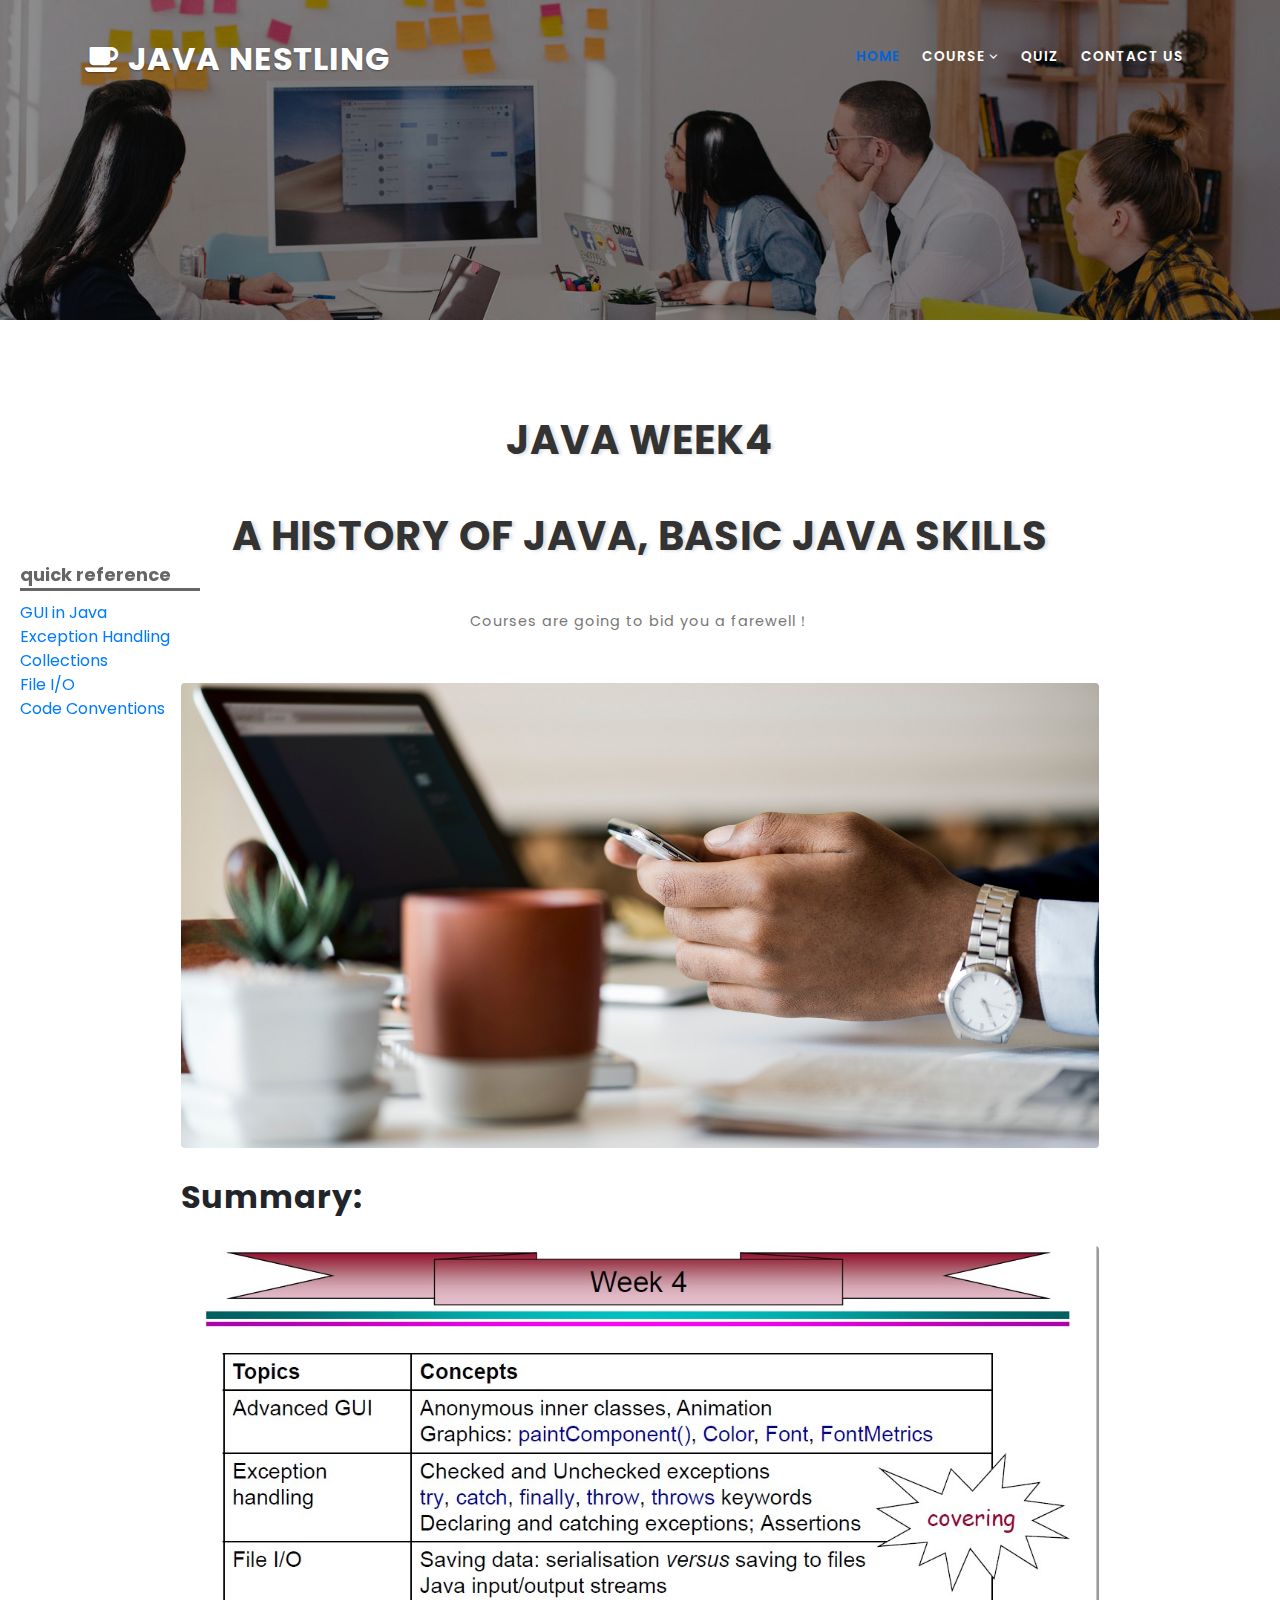
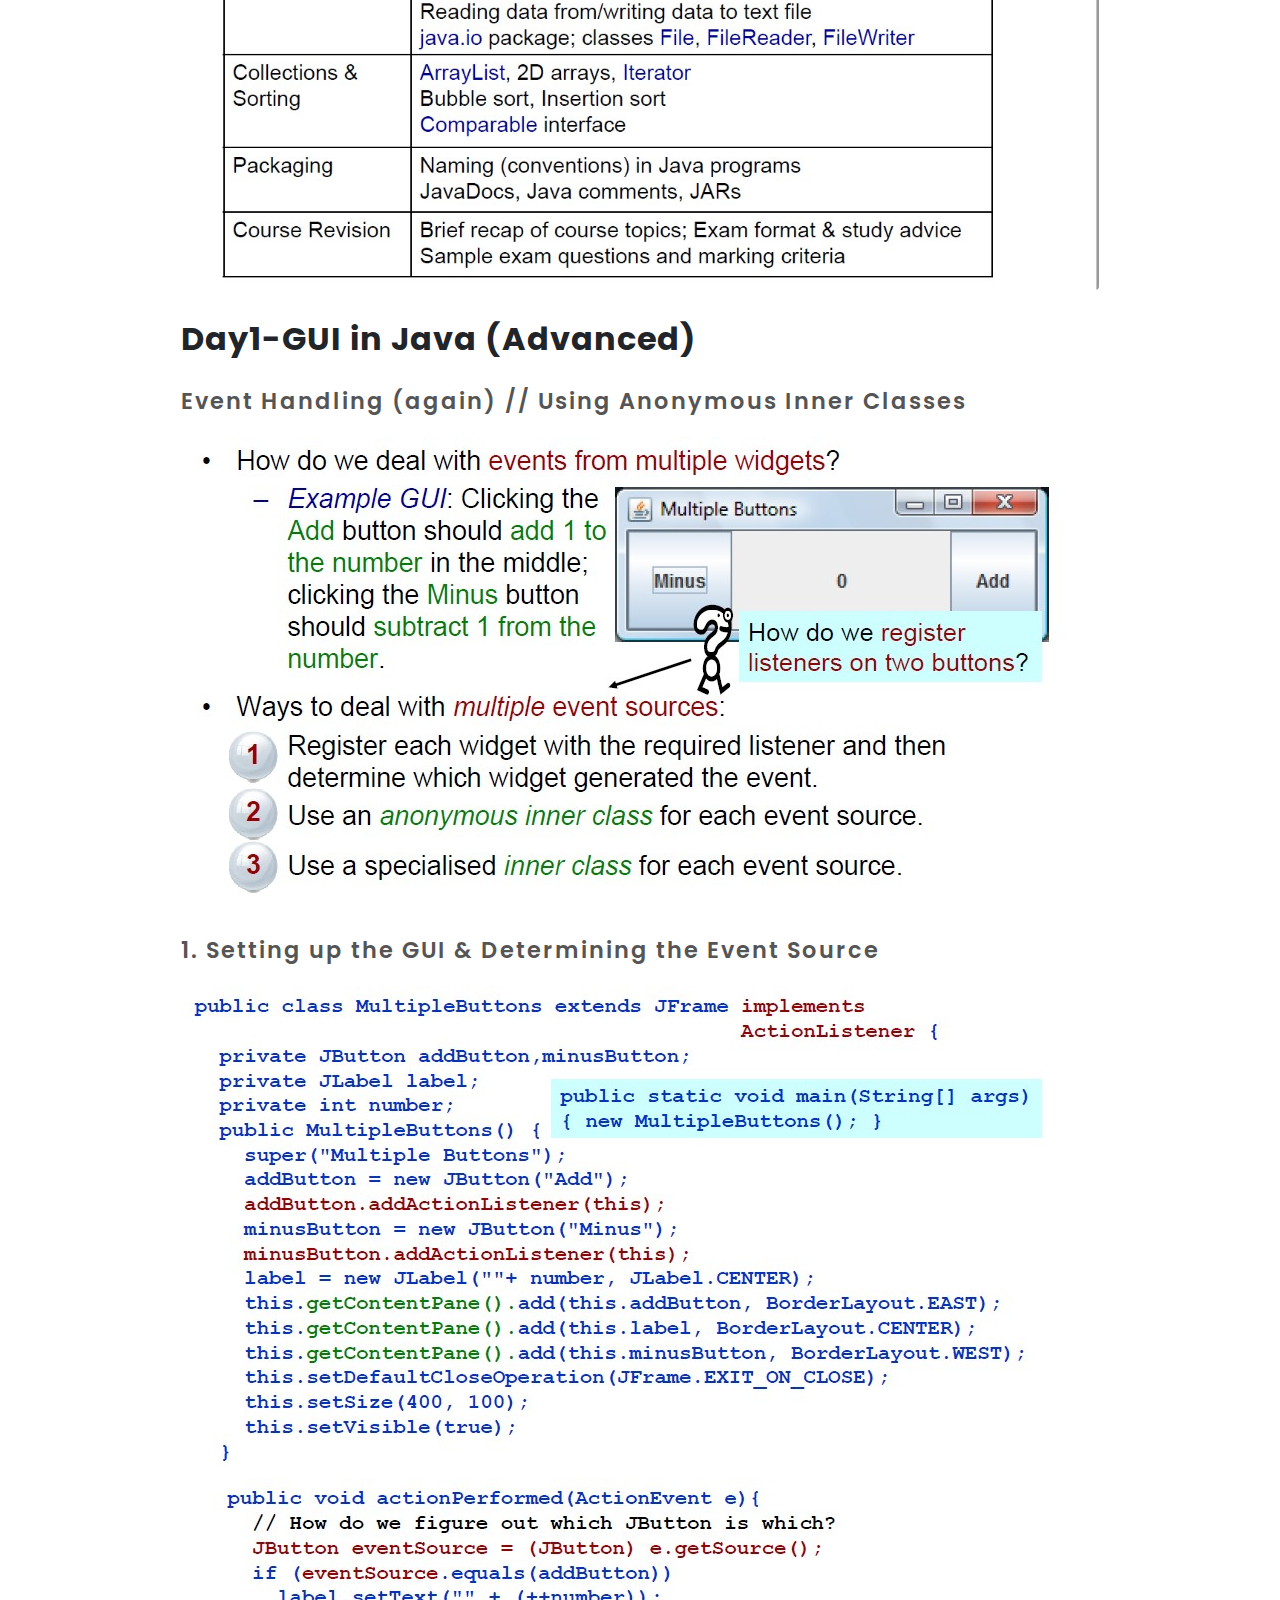
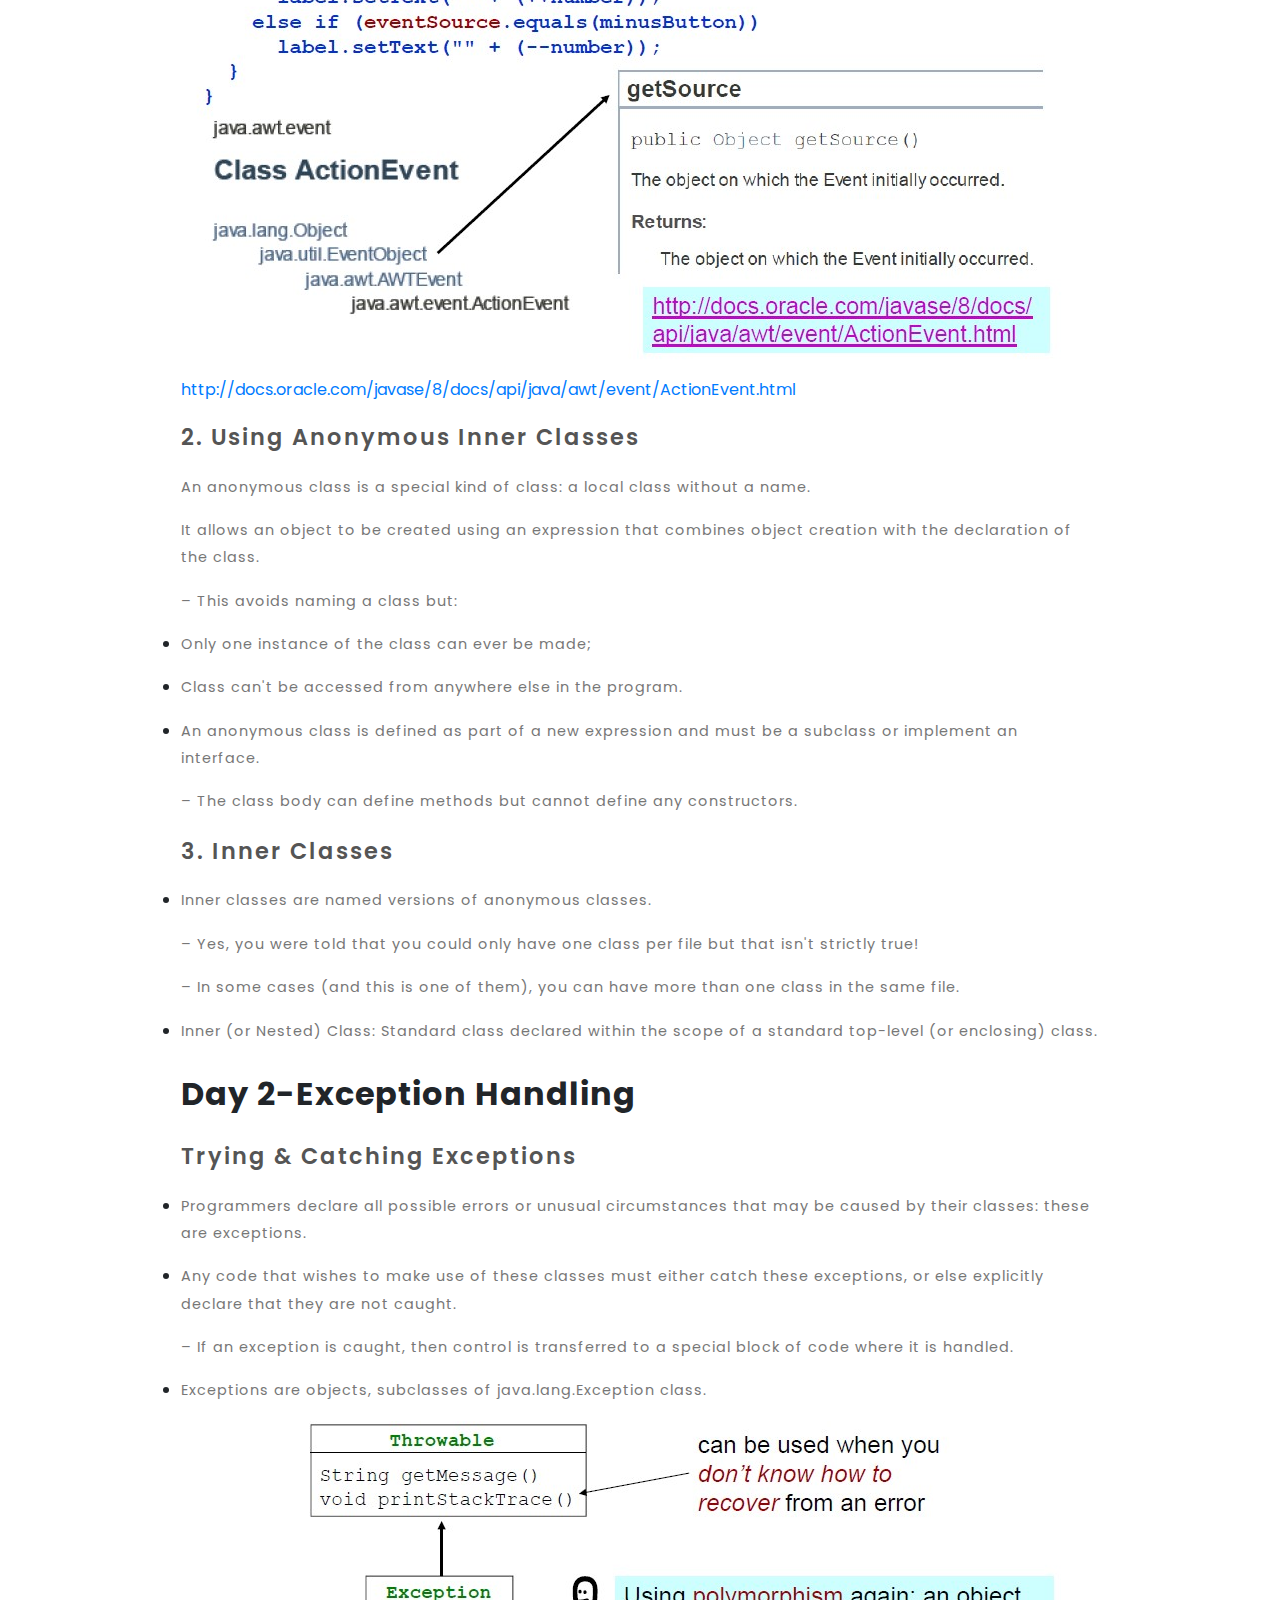
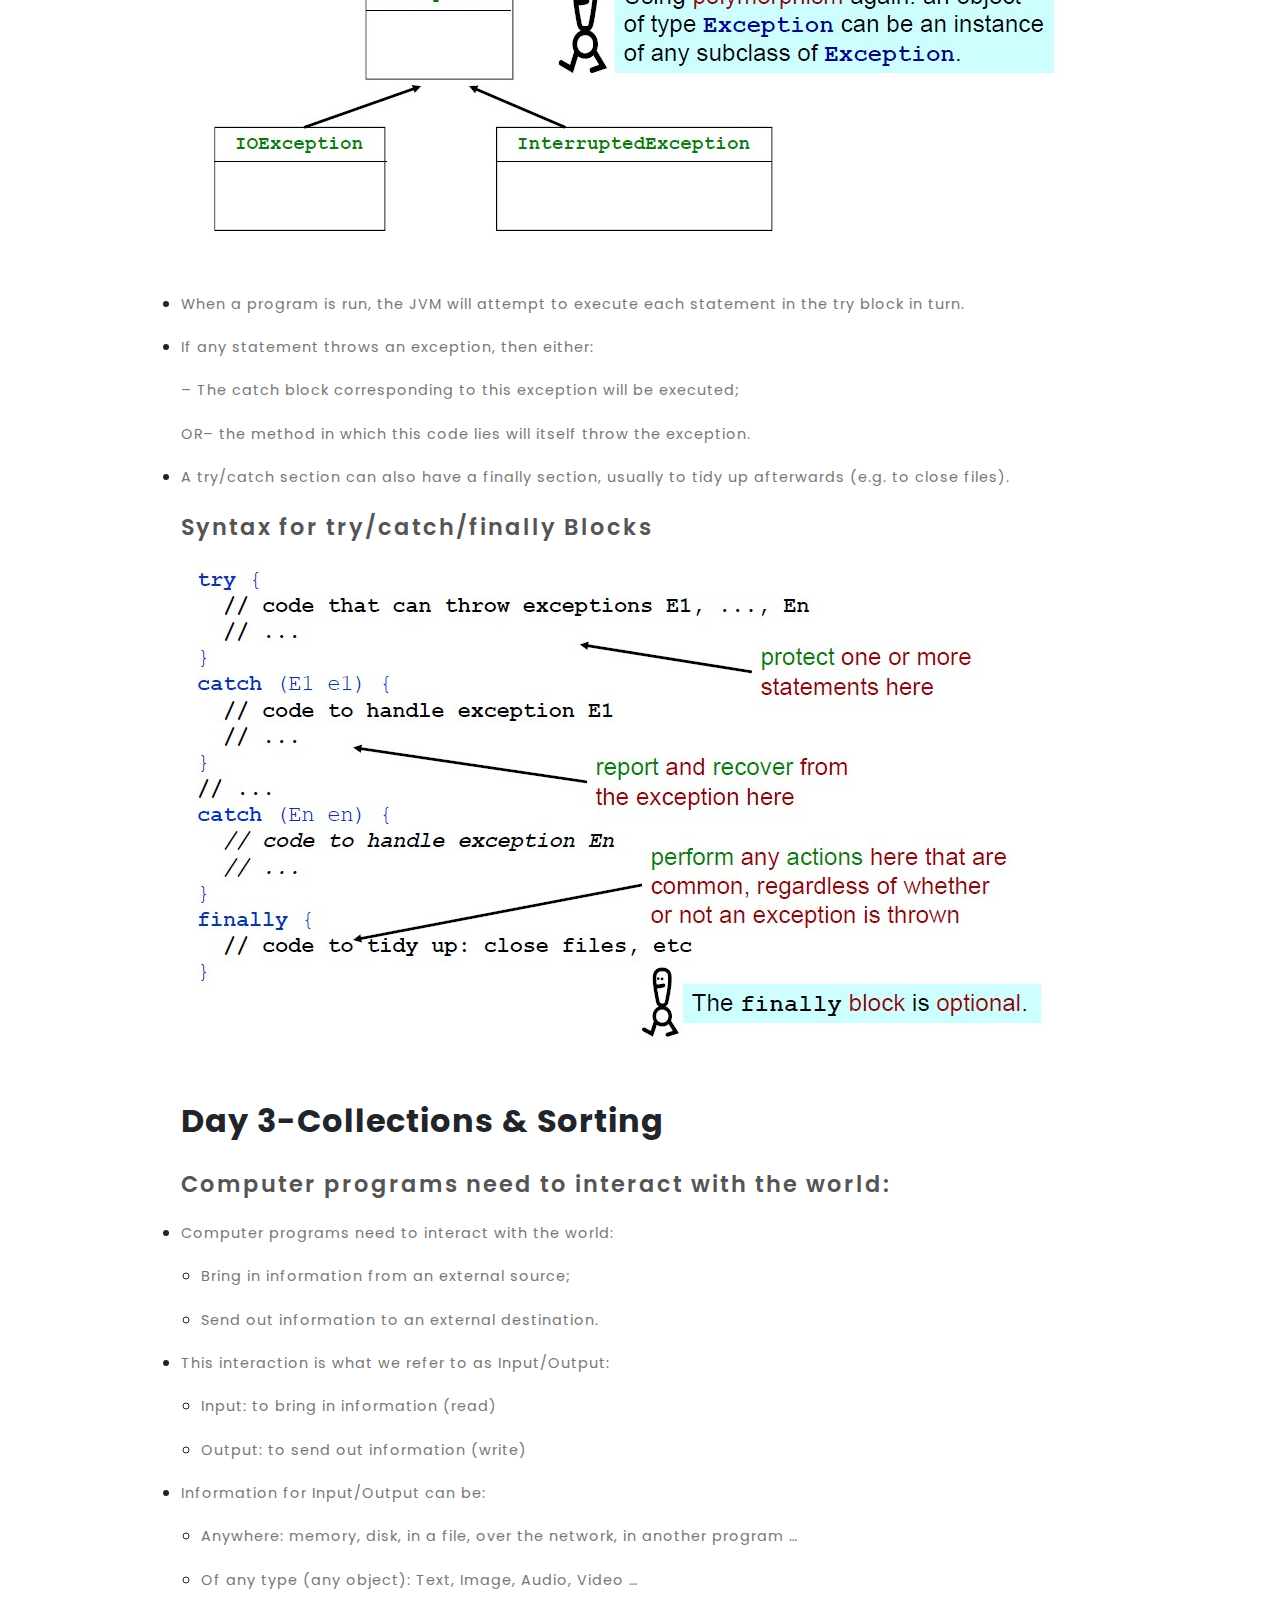
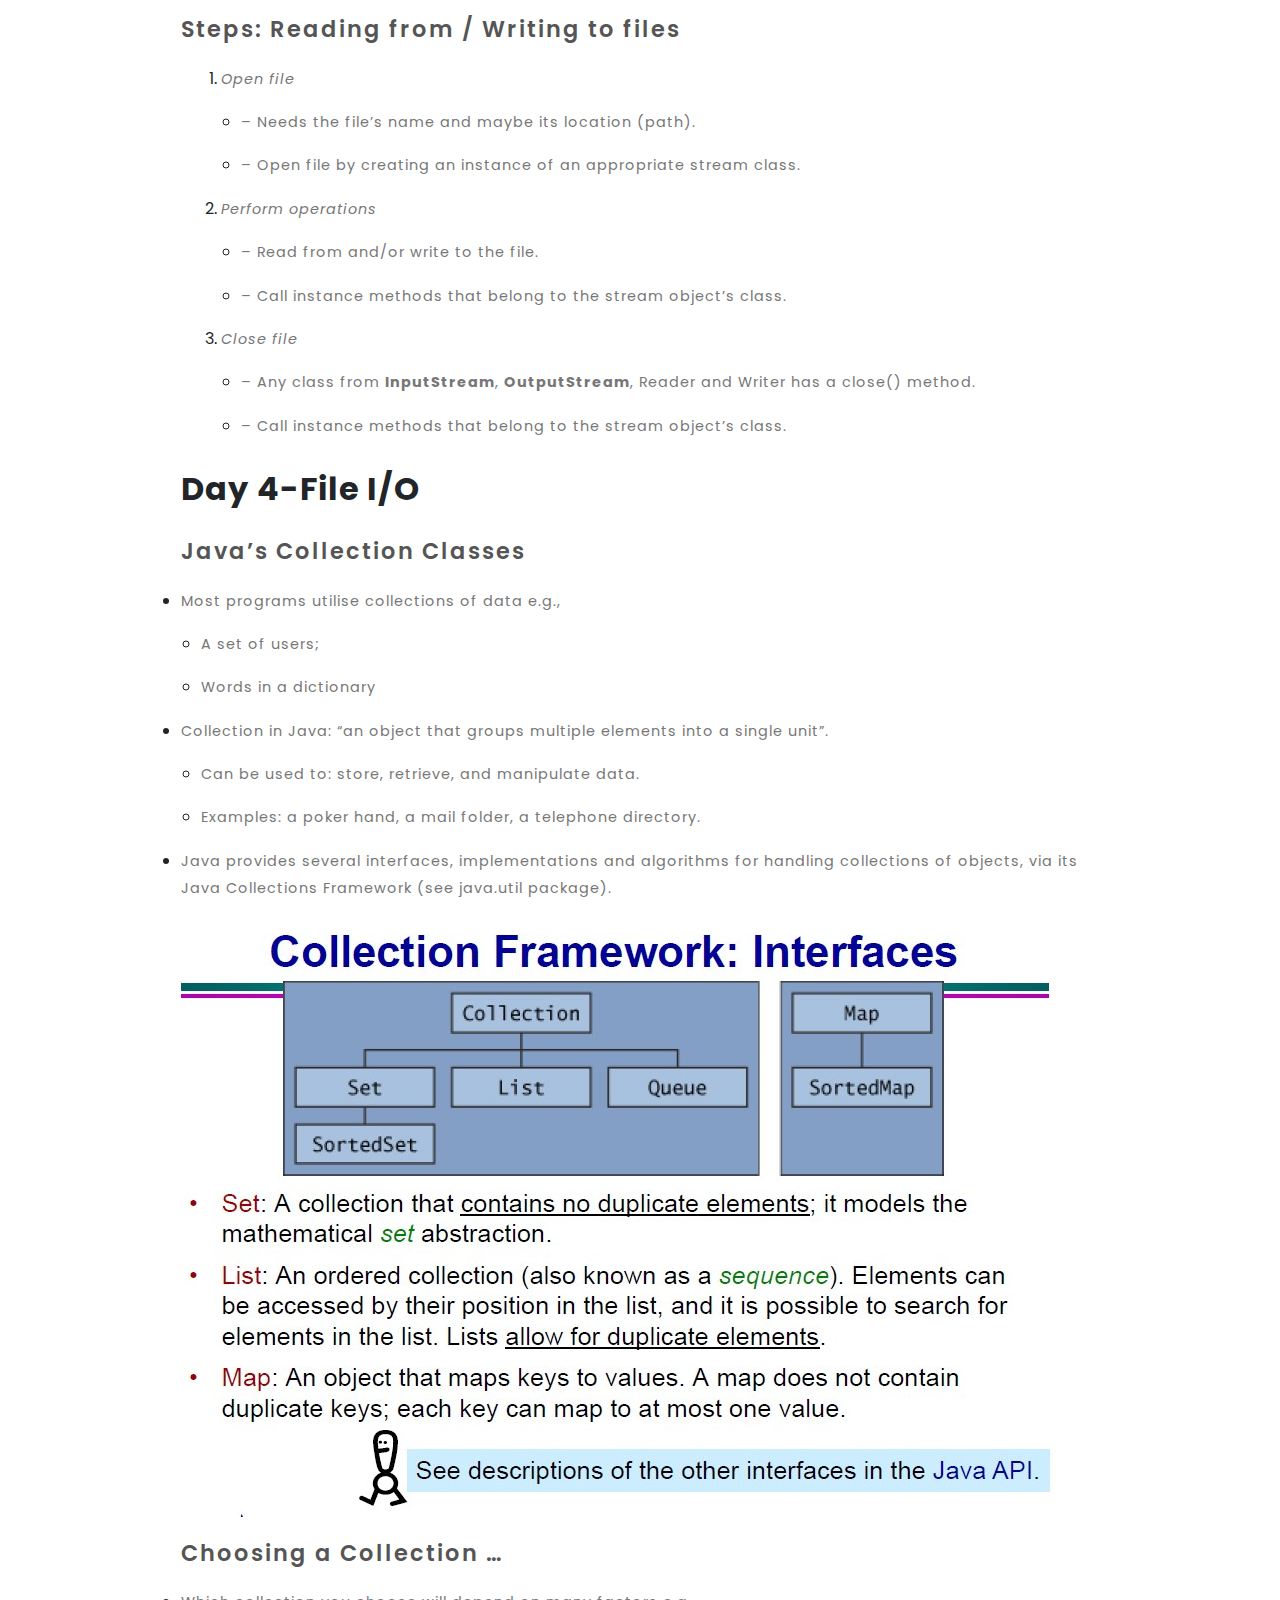
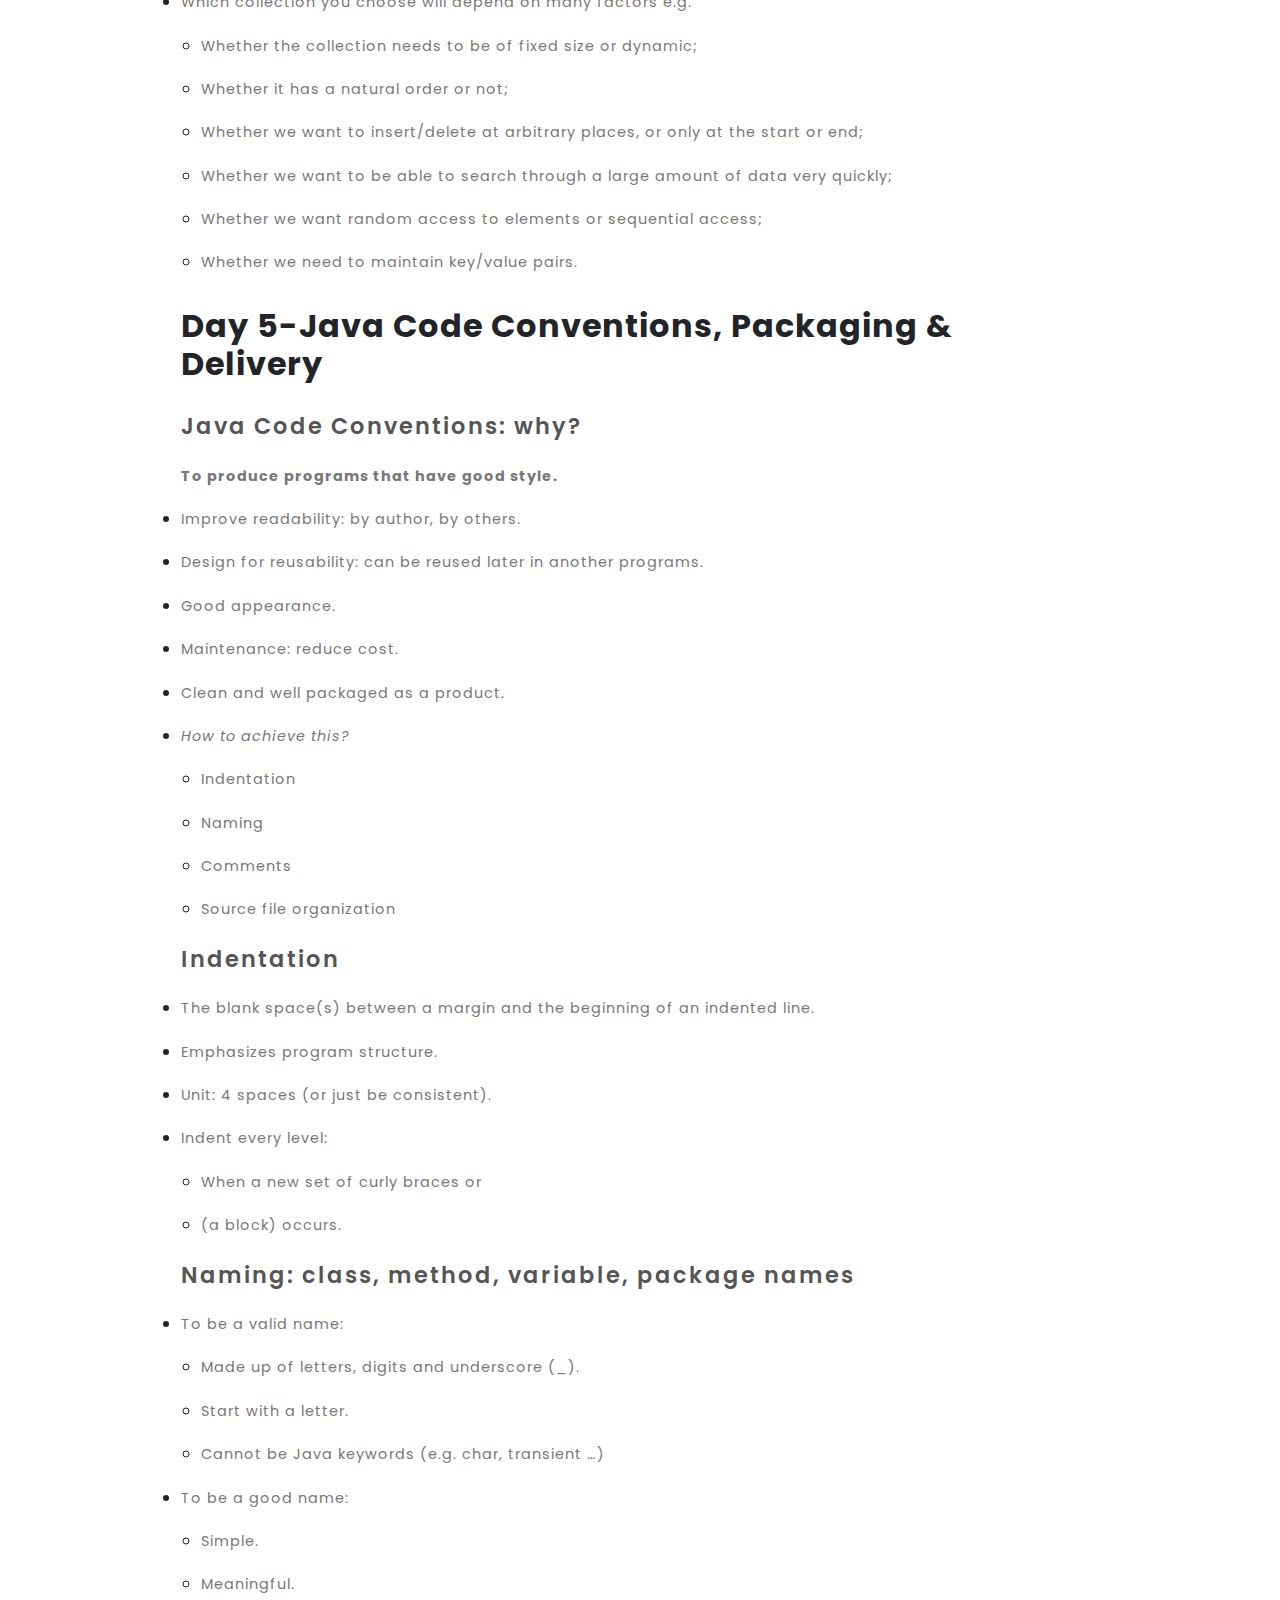
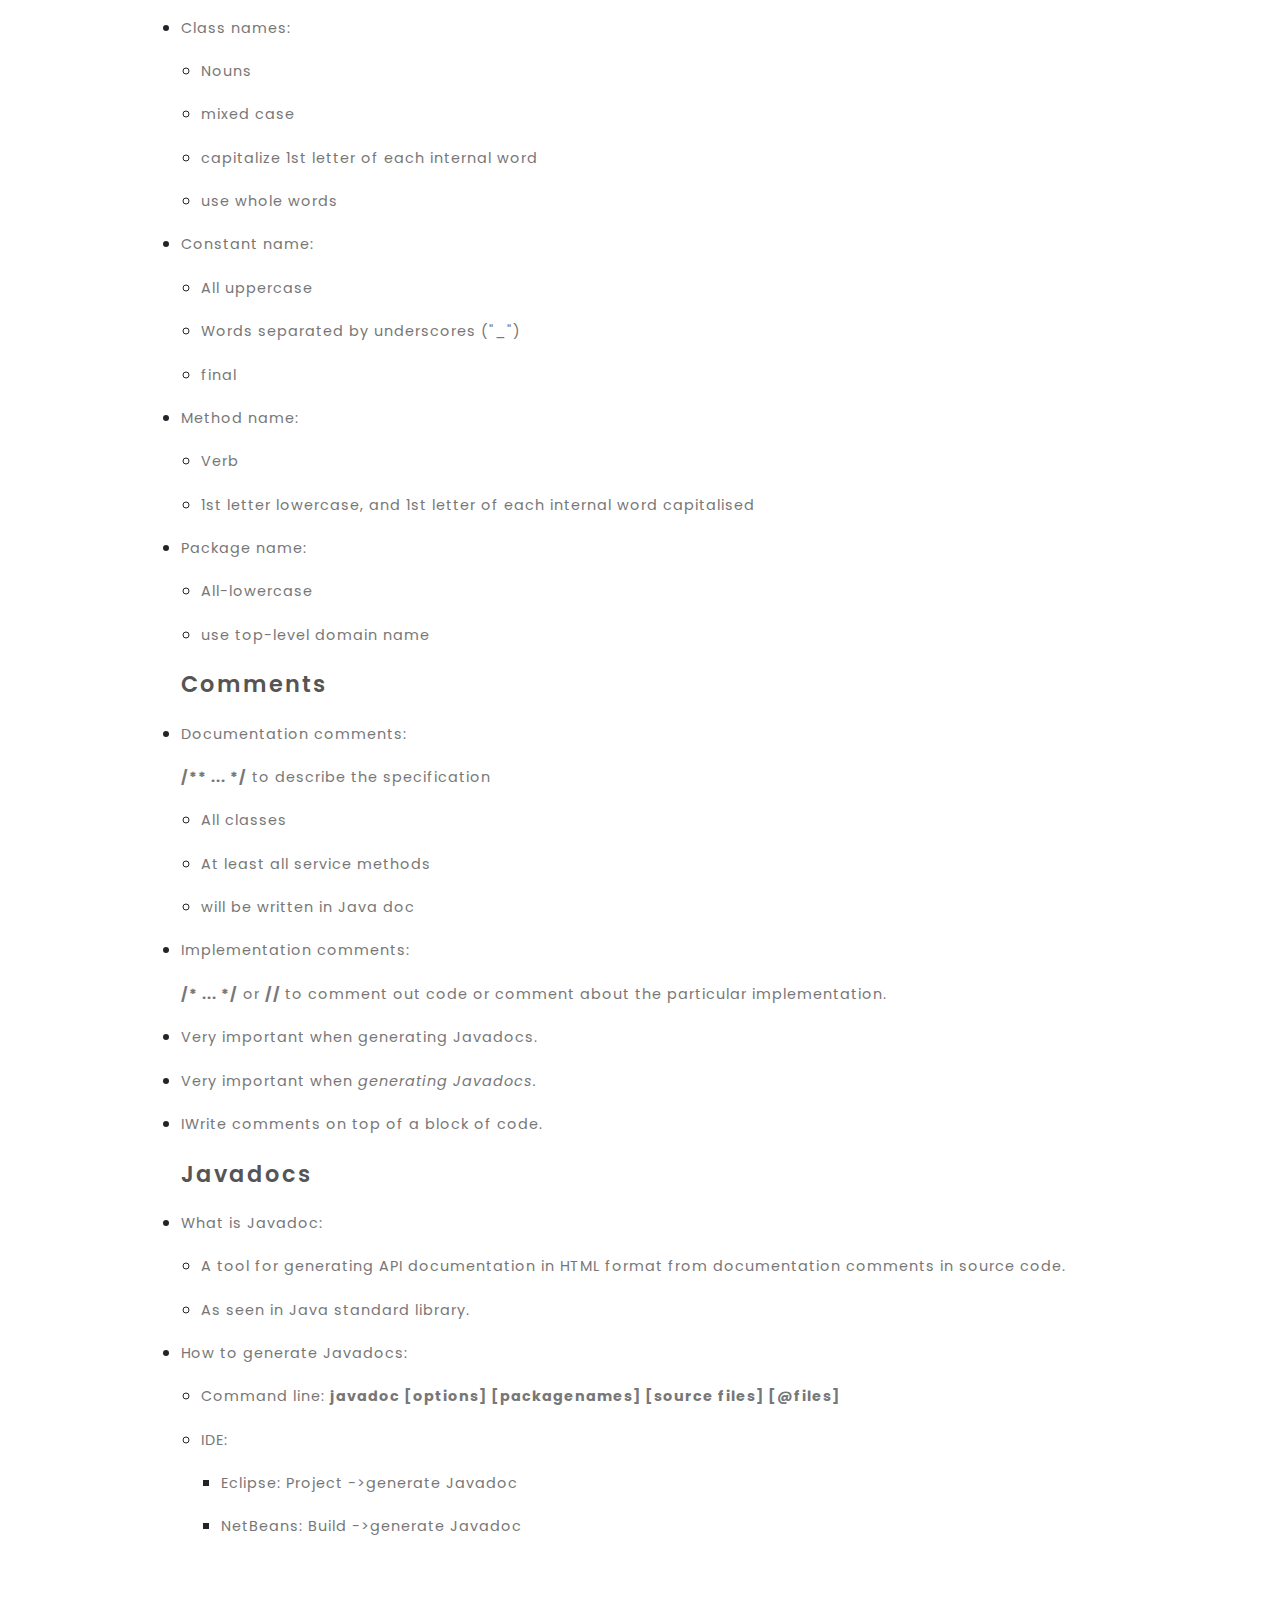
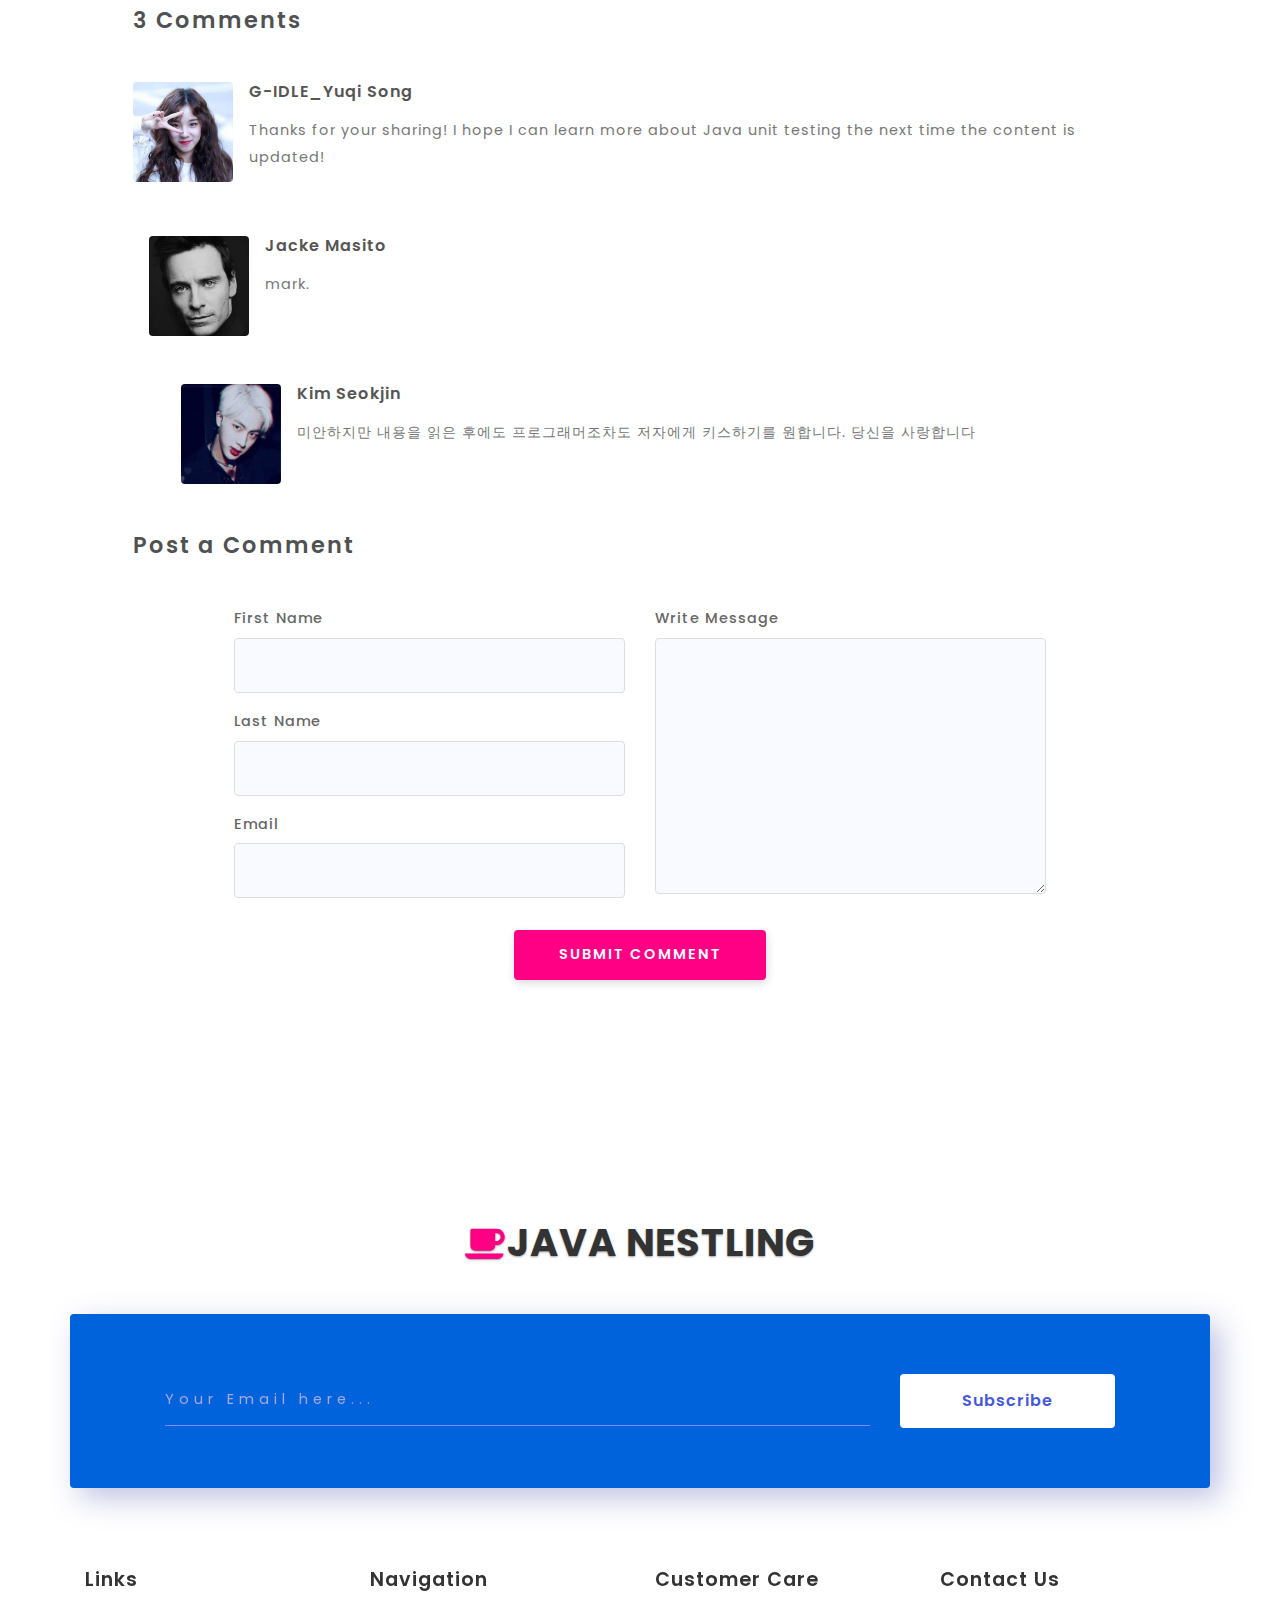
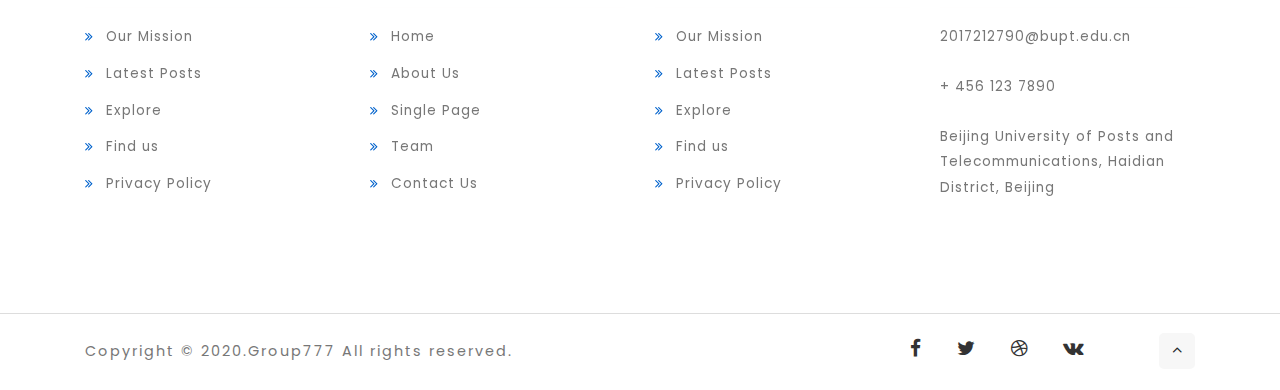
<file: 2020Interactive-Media-Design-and-ProductionGroup777/week4.html>
<!DOCTYPE html>

<head>
    <title>Week4</title>
    <!-- Meta tag Keywords -->
    <meta name="viewport" content="width=device-width, initial-scale=1">
    <meta charset="UTF-8" />
    <meta name="keywords" content="" />
    <script>
        addEventListener("load", function() {
            setTimeout(hideURLbar, 0);
        }, false);

        function hideURLbar() {
            window.scrollTo(0, 1);
        }

    </script>
    <style>
        .h2_st{
            margin-top:30px ;
            margin-bottom: 30px;
        }
    </style>
    <!-- //Meta tag Keywords -->
    <!-- Custom-Files -->
    <link rel="stylesheet" href="css/bootstrap.css">

    <!-- Bootstrap-Core-CSS -->
    <link rel="stylesheet" href="css/style.css" type="text/css" media="all" />
    <link rel="stylesheet" href="css/slider.css" type="text/css" media="all" />
    <!-- Style-CSS -->
    <!-- font-awesome-icons -->
    <link href="css/font-awesome.css" rel="stylesheet">
    <!-- //font-awesome-icons -->
    <!-- /Fonts -->
    <link href="http://fonts.googleapis.com/css?family=Poppins:100,100i,200,200i,300,300i,400,400i,500,500i,600,600i,700,700i,800,800i,900" rel="stylesheet">
    <!-- //Fonts -->
</head>

<body>
    <!-- mian-content -->
    <div class="page-sidebar" style="position: fixed; margin-top: 560px; margin-left: 20px; width: 180px; ">
        <ul class="list-unstyled" style="color: #666;">
            
            <li style="font-size: large; border-bottom: solid; margin-bottom: 10px;"><b>quick reference</b></li>
            <li><a href="#day1">GUI in Java</a></li>
            <li><a href="#day2">Exception Handling</a></li>
            <li><a href="#day3">Collections</a></li>
            <li><a href="#day4">File I/O</a></li>
            <li><a href="#day5">Code Conventions</a></li>
            
           
        </ul>
    </div>
    <div class="main-w3layouts-header-sec inner-page" id="home">
        <div class="overlay-innerpage">
            <!-- header -->
            <header>
                <div class="container">
                    <div class="header d-lg-flex justify-content-between align-items-center">
                        <div class="header-section">
                            <h1>
                                <a class="navbar-brand logo editContent" href="index.html">
                                    <span class="fa fa-angellist"></span> Java Nestling
                                </a>
                            </h1>
                        </div>
                        <div class="nav_section">
                            <nav>
                                <label for="drop" class="toggle mt-lg-0 mt-1"><span class="fa fa-bars" aria-hidden="true"></span></label>
                                <input type="checkbox" id="drop" />
                                <ul class="menu">
                                    <li class="active"><a href="index.html">Home</a></li>
                                    
    
                                    <li>
                                        <!-- First Tier Drop Down -->
                                        <label for="drop-2" class="toggle">Dropdown <span class="fa fa-angle-down" aria-hidden="true"></span> </label>
                                        <a href="#skills">course <span class="fa fa-angle-down" aria-hidden="true"></span></a>
                                        <input type="checkbox" id="drop-2" />
                                        <ul class="inner-dropdown">
                                            <li><a href="week1.html">week1</a></li>
                                            <li><a href="week2.html">week2</a></li>
                                            <li><a href="week3.html">week3</a></li>
                                            <li><a href="week4.html">week4</a></li>
                                        </ul>
                                    </li>
                                    <li><a href="quiz.html">Quiz</a></li>
                                    
                                    <li><a href="contact.html">Contact Us</a></li>
                                   
    
                                </ul>
                            </nav>
                        </div>
    
                    </div>
                </div>
            </header>
            <!-- //header -->
        </div>
    </div>
    

    <!-- //banner -->
    <!-- //banner-botttom -->
    <section class="content-info py-5">
        <div class="container py-md-5">
            <h3 class="title-w3pvt mb-5 text-center">Java Week4</h3>
            <h3 class="title-w3pvt mb-5 text-center">A history of Java, Basic Java Skills</h3>
            <p class="text-center">Courses are going to bid you a farewell！</p>
            <div class="single-lavi-page mt-md-5 mt-4 px-lg-5">
                <div class="content-sing-w3layouts px-lg-5">
                    <img class="img-fluid" src="images/banner4.jpg" alt="">
                
                    <h2 class="h2_st"">Summary:</h2>
                    <img src="images/w4_1.jpg " class="img-fluid">

                    <h2 class="h2_st" id="day1">Day1-GUI in Java (Advanced)</h2>
                    <h4>Event Handling (again) // Using Anonymous Inner Classes</h4>
                    <img src="images/w4_2.jpg " class="img-fluid">
                    <h4>1. Setting up the GUI & Determining the Event Source</h4>
                    <img src="images/w4_3.jpg " class="img-fluid">
                    <img src="images/w4_4.jpg " class="img-fluid">
                    <a href="http://docs.oracle.com/javase/8/docs/api/java/awt/event/ActionEvent.html">http://docs.oracle.com/javase/8/docs/api/java/awt/event/ActionEvent.html</a>
                    <h4>2. Using Anonymous Inner Classes </h4>
                    <p>An anonymous class is a special kind of class: a local class without a name.</p>
                    <p>It allows an object to be created using an expression that combines object creation with the declaration of the class.</p>
                    <p>– This avoids naming a class but:</p>
                    <ul>
                        <li><p>Only one instance of the class can ever be made;</p></li>
                        <li><p>Class can't be accessed from anywhere else in the program.</p></li>
                        <li><p>An anonymous class is defined as part of a new expression and must be a subclass or implement an interface.</p></li>

                    </ul>
                    <p>– The class body can define methods but cannot define any constructors.</p>
                    <h4>3. Inner Classes</h4>
                   <ul>
                       <li><p>Inner classes are named versions of anonymous classes.</p></li>
                   </ul>
                   <p>– Yes, you were told that you could only have one class per file but that isn't strictly true!</p>
                <p>– In some cases (and this is one of them), you can have more than one class in the same file.</p>
                <ul>
                    <li><p>Inner (or Nested) Class: Standard class declared within the scope of a standard top-level (or enclosing) class.
                    </p></li>
                </ul>
                <h2 class="h2_st" id="day2">Day 2-Exception Handling</h2>
                <h4>Trying & Catching Exceptions</h4>
                <ul>
                    <li><p>Programmers declare all possible errors or unusual circumstances that may be caused by their classes: these are exceptions.</p></li>
                    <li><p>Any code that wishes to make use of these classes must either catch these exceptions, or else explicitly declare that they are not caught.</p></li>
                    <p>– If an exception is caught, then control is transferred to a special block of code where it is handled.</p>
                    <li><p>Exceptions are objects, subclasses of java.lang.Exception class.</p></li>
                    <img src="images/w4_5.jpg " class="img-fluid">
                    <li><p>When a program is run, the JVM will attempt to execute each statement in the try block in turn.</p></li>
                    <li><p>If any statement throws an exception, then either:</p></li>
                    <p>– The catch block corresponding to this exception will be executed;</p>
                    <p>OR– the method in which this code lies will itself throw the exception.</p>
        
                        <li><p>A try/catch section can also have a finally section, usually to tidy up afterwards (e.g. to close files).</p></li>
            
                </ul>
                <h4>Syntax for try/catch/finally Blocks</h4>
                <img src="images/w4_6.jpg " class="img-fluid">
                <h2 class="h2_st" id="day3">Day 3-Collections & Sorting</h2>
                <h4>Computer programs need to interact with the world:</h4>
                <ul>
                    <li><p>Computer programs need to interact with the world:</p></li>
                    <ul style="margin-left: 20px;">
                        <li><p>Bring in information from an external source;</p></li>
                        <li><p>Send out information to an external destination.</p></li>
                    </ul>
                    <li><p>This interaction is what we refer to as Input/Output:</p></li>
                    <ul style="margin-left: 20px;">
                        <li><p>Input: to bring in information (read)</p></li>
                        <li><p>Output: to send out information (write)</p></li>
                    </ul>
                    <li><p> Information for Input/Output can be:</p></li>
                    <ul style="margin-left: 20px;">
                        <li><p>Anywhere: memory, disk, in a file, over the network, in another program …</p></li>
                        <li><p>Of any type (any object): Text, Image, Audio, Video …</p></li>
                    </ul>

                </ul>
                <h4>Steps: Reading from / Writing to files</h4>
                <ol>
                    <li><p><i> Open file</i></p></li>
                    <ul style="margin-left: 20px;">
                        <li><p>– Needs the file’s name and maybe its location (path).</p></li>
                        <li><p>– Open file by creating an instance of an appropriate stream class.</p></li>
                    </ul>
                    <li><p><i> Perform operations</i></p></li>
                    <ul style="margin-left: 20px;">
                        <li><p>– Read from and/or write to the file.</p></li>
                        <li><p>– Call instance methods that belong to the stream object’s class.</p></li>
                    </ul>
                    <li><p><i> Close file</i></p></li>
                    <ul style="margin-left: 20px;">
                        <li><p>– Any class from <b>InputStream</b>, <b>OutputStream</b>, Reader and Writer has a close() method.</p></li>
                        <li><p>– Call instance methods that belong to the stream object’s class.</p></li>
                    </ul>
                    
                </ol>

                
                <h2 class="h2_st" id="day4">Day 4-File I/O</h2>
                <h4>Java’s Collection Classes</h4>
                <ul>
                    <li><p>Most programs utilise collections of data e.g.,</p></li>
                    <ul style="margin-left: 20px;">
                        <li><p>A set of users;</p></li>
                        <li><p>Words in a dictionary</p></li>
                    </ul>
                    <li><p>Collection in Java: “an object that groups multiple elements into a single unit”.</p></li>
                    <ul style="margin-left: 20px;">
                        <li><p>Can be used to: store, retrieve, and manipulate data.</p></li>
                        <li><p>Examples: a poker hand, a mail folder, a telephone directory.</p></li>
                    </ul>
                    <li><p> Java provides several interfaces, implementations and algorithms for handling collections of objects, via its Java Collections Framework (see java.util package).</p></li>
                
                </ul>
                <img src="images/w4_7.jpg " class="img-fluid">
                <h4>Choosing a Collection …</h4>
                <ul>
                    <li><p>Which collection you choose will depend on many factors e.g.</p></li>
                    <ul style="margin-left: 20px;">
                        <li><p>Whether the collection needs to be of fixed size or dynamic;</p></li>
                        <li><p>Whether it has a natural order or not;</p></li>
                        <li><p>Whether we want to insert/delete at arbitrary places, or only at the start or end;</p></li>
                        <li><p>Whether we want to be able to search through a large amount of data very quickly;</p></li>
                        <li><p>Whether we want random access to elements or sequential access;</p></li>
                        <li><p>Whether we need to maintain key/value pairs.</p></li>
                    </ul>
                </ul>
                <h2 class="h2_st" id="day5">Day 5-Java Code Conventions, Packaging & Delivery</h2>
                <h4>Java Code Conventions: why?</h4>
                <p><b>To produce programs that have good style.</b></p>
                <ul>
                    <li><p>Improve readability: by author, by others.</p></li>
                    <li><p>Design for reusability: can be reused later in another programs.</p></li>
                    <li><p>Good appearance.</p></li>
                    <li><p>Maintenance: reduce cost.</p></li>
                    <li><p>Clean and well packaged as a product.</p></li>
                    <li><p><i>How to achieve this?</i></p></li>
                    <ul style="margin-left: 20px;">
                        <li><p>Indentation</p></li>
                        <li><p>Naming</p></li>
                        <li><p>Comments</p></li>
                        <li><p>Source file organization</p></li>
                    </ul>
                </ul>
                <h4>Indentation</h4>
                <ul>
                    <li><p>The blank space(s) between a margin and the beginning of an indented line.</p></li>
                    <li><p>Emphasizes program structure.</p></li>
                    <li><p>Unit: 4 spaces (or just be consistent).</p></li>
                    <li><p> Indent every level:</p></li>
                    <ul style="margin-left: 20px;">
                        <li><p>When a new set of curly braces or</p></li>
                        <li><p>(a block) occurs.</p></li>
                        
                    </ul>
                </ul>
                <h4>Naming: class, method, variable, package names</h4>
                <ul>
                    <li><p>To be a valid name:</p></li>
                    <ul style="margin-left: 20px;">
                        <li><p>Made up of letters, digits and underscore (_).</p></li>
                        <li><p>Start with a letter.</p></li>
                        <li><p>Cannot be Java keywords (e.g. char, transient …)</p></li>
                       
                    </ul>
                    <li><p>To be a good name:</p></li>
                    <ul style="margin-left: 20px;">
                        <li><p>Simple.</p></li>
                        <li><p>Meaningful.</p></li>
                    </ul>
                    <li><p>Class names:</p></li>
                    <ul style="margin-left: 20px;">
                        <li><p>Nouns</p></li>
                        <li><p>mixed case</p></li>
                        <li><p>capitalize 1st letter of each internal word</p></li>
                        <li><p>use whole words</p></li>
                    </ul>
                    <li><p>Constant name:</p></li>
                    <ul style="margin-left: 20px;">
                        <li><p>All uppercase</p></li>
                        <li><p>Words separated by underscores ("_")</p></li>
                        <li><p>final</p></li>
                   
                    </ul>
                    <li><p>Method name:</p></li>
                    <ul style="margin-left: 20px;">
                        <li><p>Verb</p></li>
                        <li><p>1st letter lowercase, and 1st letter of each internal word capitalised</p></li>
                       
                    </ul>
                    <li><p>Package name:</p></li>
                    <ul style="margin-left: 20px;">
                        <li><p>All-lowercase</p></li>
                        <li><p>use top-level domain name </p></li>
                       
                    </ul>
                </ul>
                <h4>Comments</h4>
                <ul>
                    <li><p>Documentation comments:</p></li>
                    <p><b>/** ... */</b> to describe the specification<p>
                        <ul style="margin-left: 20px;">
                            <li><p>All classes</p></li>
                            <li><p>At least all service methods</p></li>
                            <li><p>will be written in Java doc</p></li>
                        </ul>
                    <li><p>Implementation comments:</p></li>
                    <p><b>/* ... */</b> or <b>// </b>to comment out code or comment about the particular implementation.</p>
                    <li><p> Very important when generating Javadocs.</p></li>
                    <li><p>Very important when <i>generating Javadocs.</i></p></li>
                    <li><p>IWrite comments on top of a block of code.</p></li>
                </ul>
                <h4>Javadocs</h4>
                <ul>
                    <li><p>What is Javadoc:</p></li>
                    <ul style="margin-left: 20px;">
                        <li><p>A tool for generating API documentation in HTML format from documentation comments in source code.</p></li>
                        <li><p>As seen in Java standard library.</p></li>
                    </ul>
                    <li><p>How to generate Javadocs:</p></li>
                    <ul style="margin-left: 20px;">
                        <li><p>Command line: <b>javadoc [options] [packagenames] [source files] [@files]</b></p></li>
                        <li><p>IDE:</p></li>
                        <ul style="margin-left: 20px;">
                            <li><p>Eclipse: Project ->generate Javadoc</p></li>
                        <li><p>NetBeans: Build ->generate Javadoc</p></li>

                        </ul>
                    </ul>
                    
                </ul>
                
                
                </div>
                <div style="height: 50px;"></div>

               
                <div class="comment-sec-w3layouts">
                    <h4 class="leave-w3layouts mb-5">3 Comments</h4>
                    <ul class="list-unstyled">
                        <li class="media">
                            <img class="mr-3 img-fluid" src="images/im3.png" style='width:100px; height: 100px;' alt="">

                            <div class="media-body">
                                <h5 class="mt-0 mb-1">G-IDLE_Yuqi Song</h5>
                                <p class="mt-3"> Thanks for your sharing! I hope I can learn more about Java unit testing the next time the content is updated!</p>
                            </div>
                        </li>
                        <li class="media my-5 ml-3">
                            <img class="mr-3 img-fluid" src="images/im2.png" style='width:100px; height: 100px;' alt="">
                            <div class="media-body">
                                <h5 class="mt-0 mb-1">Jacke Masito</h5>
                                <p class="mt-3"> mark.</p>
                            </div>
                        </li>
                        <li class="media ml-5">
                            <img class="mr-3 img-fluid" src="images/im1.png" style='width:100px; height: 100px;' alt="">
                            <div class="media-body">
                                <h5 class="mt-0 mb-1">Kim Seokjin</h5>
                                <p class="mt-3">미안하지만 내용을 읽은 후에도 프로그래머조차도 저자에게 키스하기를 원합니다.
                                    당신을 사랑합니다</p>
                            </div>
                        </li>
                    </ul>
                </div>
                <div class="comment-bottom lavi_mail_grid_right p-0 my-lg-5 my-4">
                    <h4 class="leave-w3layouts mb-5">Post a Comment</h4>
                    <form action="#" class="w3layouts-contact-fm" method="post">
                        <div class="row">
                            <div class="col-lg-6">
                                <div class="form-group">
                                    <label>First Name</label>
                                    <input class="form-control" type="text" name="Name" placeholder="" required="">
                                </div>
                                <div class="form-group">
                                    <label>Last Name</label>
                                    <input class="form-control" type="text" name="Name" placeholder="" required="">
                                </div>
                                <div class="form-group">
                                    <label>Email</label>
                                    <input class="form-control" type="email" name="Email" placeholder="" required="">
                                </div>
                            </div>
                            <div class="col-lg-6">
                                <div class="form-group">
                                    <label>Write Message</label>
                                    <textarea class="form-control" name="Message" placeholder="" required=""></textarea>
                                </div>



                            </div>
                            <div class="form-group mx-auto mt-3">
                                <button type="submit" class="btn submit">Submit Comment</button>
                            </div>
                        </div>

                    </form>
                </div>

            </div>

        </div>
    </section>
    <!-- //banner-botttom -->

    <!-- footer -->
    <footer class="footer-content py-5">
        <div class="container py-md-3">
            <div class="footer-top text-center mb-5">
                <h2>
                    <a class="navbar-brand pt-3 mb-5" href="index.html">
                        <span class="fa fa-angellist"></span>java nestling
                    </a>
                </h2>
                <div class="contact-form mx-auto text-left">
                    <form method="post" action="#">
                        <div class="row subscribe-sec">
                            <div class="col-md-9 con-gd">
                                <input type="email" class="form-control" id="email" placeholder="Your Email here..." name="email" required>

                            </div>
                            <div class="col-md-3 con-gd">
                                <button type="submit" class="btn btn-default">Subscribe</button>
                            </div>

                        </div>

                    </form>
                </div>
            </div>
            <div class="row footer-top-inner-w3layouts">
                <div class="col-lg-3 col-md-6 mt-lg-0 mt-4">
                    <div class="footer-lavi">
                        <h3 class="mb-3 lavi_title">Links</h3>
                        <hr>
                        <ul class="list-info-lavi">
                            <li>
                                <a href="about.html"><span class="fa fa-angle-double-right" aria-hidden="true"></span>
                                    Our Mission
                                </a>
                            </li>
                            <li>
                                <a href="#"><span class="fa fa-angle-double-right" aria-hidden="true"></span>
                                    Latest Posts
                                </a>
                            </li>
                            <li>
                                <a href="#"><span class="fa fa-angle-double-right" aria-hidden="true"></span>
                                    Explore
                                </a>
                            </li>
                            <li>
                                <a href="contact.html"><span class="fa fa-angle-double-right" aria-hidden="true"></span>
                                    Find us
                                </a>
                            </li>
                            <li>
                                <a href="#"><span class="fa fa-angle-double-right" aria-hidden="true"></span>
                                    Privacy Policy
                                </a>
                            </li>
                        </ul>
                    </div>
                </div>
                <div class="col-lg-3 col-md-6 mt-lg-0 mt-4">
                    <div class="footer-lavi">
                        <h3 class="mb-3 lavi_title">Navigation</h3>
                        <hr>
                        <ul class="list-info-lavi">
                            <li>
                                <a href="index.html"><span class="fa fa-angle-double-right" aria-hidden="true"></span>
                                    Home
                                </a>
                            </li>
                            <li>
                                <a href="about.html"><span class="fa fa-angle-double-right" aria-hidden="true"></span>
                                    About Us
                                </a>
                            </li>
                            <li>
                                <a href="single.html"><span class="fa fa-angle-double-right" aria-hidden="true"></span>
                                    Single Page
                                </a>
                            </li>
                            <li>
                                <a href="about.html"><span class="fa fa-angle-double-right" aria-hidden="true"></span>
                                    Team
                                </a>
                            </li>
                            <li>
                                <a href="contact.html"><span class="fa fa-angle-double-right" aria-hidden="true"></span>
                                    Contact Us
                                </a>
                            </li>
                        </ul>
                    </div>
                </div>
                <div class="col-lg-3 col-md-6 mt-lg-0 mt-4">
                    <div class="footer-lavi">
                        <h3 class="mb-3 lavi_title">Customer Care</h3>
                        <hr>
                        <ul class="list-info-lavi">
                            <li>
                                <a href="about.html"><span class="fa fa-angle-double-right" aria-hidden="true"></span>
                                    Our Mission
                                </a>
                            </li>
                            <li>
                                <a href="#"><span class="fa fa-angle-double-right" aria-hidden="true"></span>
                                    Latest Posts
                                </a>
                            </li>
                            <li> <a href="#"><span class="fa fa-angle-double-right" aria-hidden="true"></span>

                                    Explore
                                </a>
                            </li>
                            <li>
                                <a href="contact.html"><span class="fa fa-angle-double-right" aria-hidden="true"></span>
                                    Find us
                                </a>
                            </li>
                            <li>
                                <a href="#"><span class="fa fa-angle-double-right" aria-hidden="true"></span>
                                    Privacy Policy
                                </a>
                            </li>
                        </ul>
                    </div>
                </div>
                <div class="col-lg-3 col-md-6 mt-lg-0 mt-4">
                    <div class="footer-lavi">
                        <h3 class="mb-3 lavi_title">Contact Us</h3>
                        <hr>
                        <div class="last-w3layouts-contact">
                            <p>
                                <a href="mailto:example@email.com">2017212790@bupt.edu.cn</a>
                            </p>
                        </div>
                        <div class="last-w3layouts-contact my-2">
                            <p>+ 456 123 7890</p>
                        </div>
                        <div class="last-w3layouts-contact">
                            <p>Beijing University of Posts and Telecommunications, Haidian District, Beijing</p>
                        </div>
                    </div>
                </div>

            </div>

        </div>
        <!-- //footer bottom -->
    </footer>
    <!-- //footer -->
    <div class="copy-right">
        <div class="container">
            <div class="row">
                <p class="copy-right-grids text-md-left text-center my-sm-4 my-4 col-md-6">Copyright &copy; 2020.Group777 All rights reserved.</p>
                <div class="w3layouts-footer text-md-right text-center mt-4 col-md-5">
                    <ul class="list-unstyled w3layouts-icons">
                        <li>
                            <a href="#">
                                <span class="fa fa-facebook-f"></span>
                            </a>
                        </li>
                        <li>
                            <a href="#">
                                <span class="fa fa-twitter"></span>
                            </a>
                        </li>
                        <li>
                            <a href="#">
                                <span class="fa fa-dribbble"></span>
                            </a>
                        </li>
                        <li>
                            <a href="#">
                                <span class="fa fa-vk"></span>
                            </a>
                        </li>
                    </ul>
                </div>
                <div class="move-top text-right col-md-1"><a href="#home" class="move-top"> <span class="fa fa-angle-up  mb-3" aria-hidden="true"></span></a></div>

            </div>
        </div>
    </div>
</body>

</html>
</file>
<file: 2020Interactive-Media-Design-and-ProductionGroup777/css/addCSS.css>
.py-5_h1_id1{
    margin-top: 30px;
    text-align: center;
    width: 1000px;
    margin-left:auto;
    margin-right: auto;
    text-shadow: 3px 1px 3px rgba(45, 45, 45, 0.14);
}
.sec-h3{
    margin-top: 50px;
    margin-bottom: 50px;
    text-align: center;
    width: 1000px;
    margin-left:auto;
    margin-right: auto;
   color: #333;
}
.in-comments{
    margin-left: 100px;
    width: 1000px;
    height: 200px;
}
.in-comments-i{

    float: left;
    padding-top: 50px;
   width: 800px;
   height: 200px;
}
.px-lg-5 sub-wthree{
    text-align: left;
}
</file>
<file: 2020Interactive-Media-Design-and-ProductionGroup777/css/style.css>
html,
body {
    margin: 0;
    font-size: 100%;
    background: #fff;
    font-family: 'Poppins', sans-serif;
    scroll-behavior: smooth;
}

body a {
    text-decoration: none;
    transition: 0.5s all;
    -webkit-transition: 0.5s all;
    -moz-transition: 0.5s all;
    -o-transition: 0.5s all;
    -ms-transition: 0.5s all;
}

a:hover {
    text-decoration: none;
    opacity: 0.8;
}

input[type="button"],
input[type="submit"],
input[type="text"],
input[type="email"],
input[type="search"] {
    transition: 0.5s all;
    -webkit-transition: 0.5s all;
    -moz-transition: 0.5s all;
    -o-transition: 0.5s all;
    -ms-transition: 0.5s all;
    font-family: 'Poppins', sans-serif;

}

h1,
h2,
h3,
h4,
h5,
h6 {
    margin: 0;
    letter-spacing: 1px;
    font-weight: 700;
    font-family: 'Poppins', sans-serif;
}

p {
    font-size: 0.9em;
    color: #777;
    line-height: 1.9em;
    letter-spacing: 1px;
}

ul {
    margin: 0;
    padding: 0;
}
.tlinks{text-indent:-9999px;height:0;line-height:0;font-size:0;overflow:hidden;}
/*-- header --*/
/*-- header --*/

a.navbar-brand {
    font-size: 0.8em;
    color: #fff;
    padding: 0;
    font-weight: 700;
    margin: 0;
    letter-spacing: 1px;
    text-shadow: 0 1px 2px rgba(0, 0, 0, 0.37);
    position: relative;
    text-transform: uppercase;
}

a.navbar-brand.logo span {}

/*-- //header --*/
/* banner style */
.banner_w3pvt {
    position: relative;
    z-index: 1;
}

.banner-top {
    background: url(../images/banner1.jpg) no-repeat center;
    background-size: cover;
    -webkit-background-size: cover;
    -moz-background-size: cover;
    -o-background-size: cover;
    -moz-background-size: cover;
}

.banner-top1 {
    background: url(../images/banner2.jpg) no-repeat center;
    background-size: cover;
    -webkit-background-size: cover;
    -moz-background-size: cover;
    -o-background-size: cover;
    -moz-background-size: cover;
}

.banner-top2 {
    background: url(../images/banner3.jpg) no-repeat 0px 0px;
    background-size: cover;
    -webkit-background-size: cover;
    -moz-background-size: cover;
    -o-background-size: cover;
    -moz-background-size: cover;
}

.banner-info {
    padding-top: 19em;
}

.banner-w3layouts-inner {
    text-align: center;
    /* background: #fff; */
    padding: 2em;
    /* width: 50%; */
    margin: 0 auto;
}

.banner-info h3 {
    text-shadow: 3px 1px 3px rgba(45, 45, 45, 0.38);
    font-size: 9em;
    color: #fff;
    font-weight: 700;
    line-height: 1em;
    text-transform: uppercase;
}

.banner-info h4 {
    color: #fff;
    margin: 1em 0;
    letter-spacing: 3px;
    text-transform: uppercase;
    font-weight: 400;
    font-size: 1em;
    text-shadow: 3px 1px 3px rgba(45, 45, 45, 0.38);
}

.banner-info i {
    vertical-align: middle;
}

.banner-top,
.banner-top1,
.banner-top2,
.banner-top3 {
    min-height: 50em;
}

.overlay {
    min-height: 50em;
    background: rgba(0, 0, 0, 0.44);
}

.overlay1 {
    min-height: 750px;
    background: rgba(0, 0, 0, 0.5);
}

.read {
    width: 90px;
    height: 90px;
    color: #fff;
    font-size: 1em;
    font-weight: 400;
    letter-spacing: 2px;
    display: inline-block;
    border: none;
    outline: none;
    background: #0063dc;
    border-radius: 50%;
    -webkit-border-radius: 50%;
    -o-border-radius: 50%;
    -ms-border-radius: 50%;
    -moz-border-radius: 50%;
    box-shadow: 0 3px 5px rgba(0, 0, 0, 0.34);
    -webkit-box-shadow: 0 3px 5px rgba(0, 0, 0, 0.34);
    -moz-box-shadow: 0 3px 5px rgba(0, 0, 0, 0.34);
    -o-box-shadow: 0 3px 5px rgba(0, 0, 0, 0.34);
    -webkit-transition: transform .2s linear, -webkit-box-shadow .2s linear;
    -moz-transition: transform .2s linear, -moz-box-shadow .2s linear;
    transition: transform .2s linear, box-shadow .2s linear;
}

.read span {
    font-size: 3em;
    line-height: 1.5em;
    margin-left: 8px;
}

.read:hover,
.book-appo {
    opacity: 0.9;
}

.book-appo {
    background: #f54785;
}

/*-- //banner style --*/

/*-- //banner --*/

/*-- banner --*/


/* //banner */

/* header */
/* CSS Document */
header {
    position: absolute;
    z-index: 9;
    width: 100%;
    padding: 2rem 0 1rem 0;
}

.toggle,
[id^=drop] {
    display: none;
}

/* Giving a background-color to the nav container. */
nav {
    margin: 0;
    padding: 0;
}


/* Since we'll have the "ul li" "float:left"
 * we need to add a clear after the container. */

nav:after {
    content: "";
    display: table;
    clear: both;
}

/* Removing padding, margin and "list-style" from the "ul",
 * and adding "position:reltive" */
nav ul {
    float: right;
    padding: 0;
    margin: 0;
    list-style: none;
    position: relative;
}

/* Positioning the navigation items inline */
nav ul li {
    margin: 0px 0.5em;
    display: inline-block;
    float: left;
}

/* Styling the links */
nav a {
    font-weight: 600;
    text-transform: uppercase;
    color: #fff;
    letter-spacing: 1px;
    font-size: 0.85em;
    position: relative;
    padding: 0.2rem;
}


nav ul li ul li:hover {
    background: #f8f9fa;
}

/* Background color change on Hover */
nav a:hover {
    color: #ddd;
    background: transparent;
}

.menu li.active a {
    color: #0063dc;
}

/* Hide Dropdowns by Default
 * and giving it a position of absolute */
nav ul ul {
    display: none;
    position: absolute;
    /* has to be the same number as the "line-height" of "nav a" */
    top: 25px;
    background: #fff;
    padding: 10px;
}

ul.inner-dropdown a:hover {
    color: #660099;
}

/* Display Dropdowns on Hover */
nav ul li:hover > ul {
    display: inherit;
}

/* Fisrt Tier Dropdown */
nav ul ul li {
    width: 160px;
    float: none;
    display: list-item;
    position: relative;
}

nav ul ul li a {
    color: #333;
    padding: 5px 10px;
    display: block;
}

/* Second, Third and more Tiers	
 * We move the 2nd and 3rd etc tier dropdowns to the left
 * by the amount of the width of the first tier.
*/
nav ul ul ul li {
    position: relative;
    top: -60px;
    /* has to be the same number as the "width" of "nav ul ul li" */
    left: 170px;
}


/* Change ' +' in order to change the Dropdown symbol */
li > a:only-child:after {
    content: '';
}


/* Media Queries
--------------------------------------------- */

@media all and (max-width : 992px) {

    #logo {
        display: block;
        padding: 0;
        width: 100%;
        text-align: center;
        float: none;
    }

    nav {
        margin: 0;
    }

    .header-section {
        float: left;
    }

    nav ul {
        width: 100%;
    }

    /* Hide the navigation menu by default */
    /* Also hide the  */
    .toggle + a,
    .menu {
        display: none;
    }

    /* Stylinf the toggle lable */
    .toggle {
        display: block;
        padding: 8px 18px;
        font-size: 20px;
        text-decoration: none;
        border: none;
        float: right;
        cursor: pointer !important;
        color: #333;
        background-color: #fff;
    }

    .menu .toggle {
        float: none;
        text-align: center;
        margin: auto;
        width: 25%;
        padding: 5px;
        font-weight: normal;
        font-size: 15px;
        letter-spacing: 1px;
        background: none;
        color: #333;
    }

    .toggle:hover {
        color: #333;
        background-color: #fff;
    }

    /* Display Dropdown when clicked on Parent Lable */
    [id^=drop]:checked + ul {
        display: block;
        background: #ffff;
        padding: 15px 0;
        text-align: center;
        border: 1px solid #ddd;
    }

    /* Change menu item's width to 100% */
    nav ul li {
        display: block;
        width: 100%;
        padding: 5px 0;
        margin: 0;
    }

    nav ul ul .toggle,
    nav ul ul a {
        padding: 0 40px;
    }

    nav ul ul ul a {
        padding: 0 80px;
    }

    nav a:hover,
    nav ul ul ul a {
        background-color: transparent;
    }

    nav ul li ul li .toggle,
    nav ul ul a,
    nav ul ul ul a {
        padding: 14px 20px;
        color: #FFF;
        font-size: 17px;
    }

    /* Hide Dropdowns by Default */
    nav ul ul {
        float: none;
        position: static;
        color: #ffffff;
        /* has to be the same number as the "line-height" of "nav a" */
    }

    /* Hide menus on hover */
    nav ul ul li:hover > ul,
    nav ul li:hover > ul {
        display: none;
    }

    /* Fisrt Tier Dropdown */
    nav ul ul li {
        display: block;
        width: 100%;
        padding: 0;
    }

    nav ul ul ul li {
        position: static;
        /* has to be the same number as the "width" of "nav ul ul li" */

    }

    nav a {
        color: #333;
    }

    nav a:hover {
        color: #333;
    }

    .menu li.active a {
        color: #333;
    }

    nav ul ul li a {
        display: inline-block;
        font-size: 15px;
    }

    ul.inner-dropdown {
        padding-bottom: 0 !important;
        padding-top: 8px !important;
    }
}

@media all and (max-width : 330px) {

    nav ul li {
        display: block;
        width: 94%;
    }

}

.banner-w3layouts-top-icons li {
    display: inline-block;
    text-shadow: 3px 1px 3px rgba(45, 45, 45, 0.38);
    font-size: 1em;
    color: #fff;
    font-weight: 400;
    line-height: 1em;
    text-transform: uppercase;
    letter-spacing: 3px;
}

li.icons a {
    width: 48px;
    height: 48px;
    text-align: center;
    display: inline-block;
    font-size: 1em;
    border-radius: 50%;
    line-height: 33px;
    padding: 0;
    background: transporant;
    color: #fff;
}

/*-- // header --*/
/*-- /banner-bottom --*/
.sub-wthree {
    color: #333;
    text-align: left;
    font-size: 1.1em;
    text-transform: capitalize;
    font-weight: 500;
    text-shadow: 3px 1px 3px rgba(45, 45, 45, 0.09);
}

/*-- //banner-bottom --*/
/*-- features --*/
h3.title-w3pvt,
h3.title-w3pvt.two {
    text-shadow: 3px 1px 3px rgba(45, 45, 45, 0.14);
    font-size: 2.7em;
    color: #333;
    font-weight: 700;
    text-transform: uppercase;
}

h3.title-w3pvt.two {
    color: #fff;
}

.about {
    background: #f5f1f6;
}

h3.tittle {
    font-size: 2.5em;
    letter-spacing: 2px;
    color: #292a2b;
    text-transform: uppercase;
}

.feature-grids h3,
.bottom-gd.fea h3 {
    color: #05c46b;
    letter-spacing: 1px;
    margin-top: 0em;
    font-size: 1.4em;
}

.feature-grids p {
    margin: 0;
}

.feature-grids span {
    font-size: 2em;
    vertical-align: middle;
    color: #2e3840;
    margin-bottom: 0.3em;
}

.bottom-gd,
.bottom-gd2-active {
    background: #fff;
    transition: 2s all;
    -webkit-transition: 2s all;
    -moz-transition: 2s all;
    -ms-transition: 2s all;
    -o-transition: 2s all;
    box-shadow: 7px 7px 10px 0 rgba(76, 110, 245, .1);
}

.bottom-gd2-active {
    background: #ff0084;
    transition: 2s all;
    -webkit-transition: 2s all;
    -moz-transition: 2s all;
    -ms-transition: 2s all;
    -o-transition: 2s all;
}

.bottom-gd2-active span {
    color: #fff;
}

.bottom-gd2-active p {
    color: #fff;
}

.bottom-gd2-active h3 {
    color: #fff;
}

.feature-grids h3,
.bottom-gd.fea h3 {
    font-size: 1em;
    color: #1e272e;
    text-transform: uppercase;
    font-weight: 600;
}


.effect-w3 {
    padding: 6px;
    background: #f0f0f1;
}

/*-- //features --*/
.ab-content h4 {
    font-size: 1.2em;
    color: #4c4d4e;
    margin: 2em 0 1em 0;
    text-transform: uppercase;
    font-weight: 600;
}

ul.tic-info li span {
    color: #ff0084;
}

ul.tic-info li {
    color: #566773;
    font-size: 0.9em;
    margin-bottom: 1.5em;
    letter-spacing: 1px;

}

.progress-bar-striped {
    background-image: none;
    background-size: 0.5rem 0.5rem;
}

.progress-one .progress {
    height: 0.5rem;
    background: #ff0084;
}

h4.progress-wthree {
    color: #555;
    font-size: 0.85em;
    text-transform: uppercase;
    margin-bottom: 1em;
    letter-spacing: 1px;
    font-weight: 500;
}

.progress-one .progress {
    height: 0.3rem;
    background: #444;
    border-radius: 0px;
}

.gd-bottom.process-1 {
    margin-top: 3em;
}

/*-- /stats --*/
.stats_w3layouts_counter_grid span {
    font-size: 35px;
    margin-bottom: 0.7em;
}

p.para-w3layouts {
    font-size: 15px;
    text-transform: uppercase;
}

p.counter {
    color: #444;
    font-size: 3em;
    font-weight: 600;
    line-height: 0.7em;
}

.f1 {
    color: #ff0084;
}

.f2 {
    color: #efc001;
}

.f3 {
    color: #0063dc;
}

.f4 {
    color: #2db928;
}

/*-- //stats --*/
/*-- partners --*/
.partners {
    background: #efc001;
}

.partner-w3pvt span {
    font-size: 3em;
    color: #333;
    transition: 0.5s all;
    -webkit-transition: 0.5s all;
    -moz-transition: 0.5s all;
    -ms-transition: 0.5s all;
    -o-transition: 0.5s all;
}

.partner-w3pvt h4 {
    text-transform: uppercase;
    font-size: 0.9em;
    font-weight: 600;
    letter-spacing: 2px;
    margin-top: 5px;
    text-shadow: 3px 1px 3px rgba(45, 45, 45, 0.06);
    color: #333;
}

/*-- //partners --*/
/* gallery page */
.gallery {
    position: relative;
}

.gal-img img,
.popup img {
    width: 100%;
}

/* popup */
.popup-effect {
    position: fixed;
    top: 0;
    bottom: 0;
    left: 0;
    right: 0;
    background: rgba(0, 0, 0, 0.7);
    transition: opacity 0ms;
    visibility: hidden;
    opacity: 0;
    z-index: 99;
}

.popup-effect:target {
    visibility: visible;
    opacity: 1;
}

.popup {
    background: #fff;
    border-radius: 4px;
    max-width: 430px;
    position: relative;
    margin: 8em auto;
    padding: 3em 2em;
    z-index: 999;
    text-align: center;
}

.popup .close {
    position: absolute;
    top: 5px;
    right: 15px;
    transition: all 200ms;
    font-size: 30px;
    font-weight: bold;
    text-decoration: none;
    color: #000;
}


/* //popup */
/* //gallery page */

.main-w3layouts-header-sec.inner-page {
    background: url(../images/banner2.jpg) no-repeat top;
    background-size: cover;
    -webkit-background-size: cover;
    -moz-background-size: cover;
    -o-background-size: cover;
    -moz-background-size: cover;
    min-height: 20em;
}

.overlay-innerpage {
    min-height: 20em;
    background: rgba(0, 0, 0, 0.44);
}

/*-- /contact --*/
.map-w3layouts iframe {
    min-height: 20em;
    border: none;
    background: #e8eaec;
    padding: 0.4em;
    width: 100%;
}

.form-group label {
    font-size: 0.9em;
    color: #666;
    font-weight: 500;
    font-family: 'Poppins', sans-serif;
    letter-spacing: 1px;
}

.w3layouts-contact-fm {
    margin: 0 auto;
    width: 80%;
}

.form-group input {
    outline: none;
    padding: 16px 20px;
    color: #333;
    font-size: 14px;
    text-transform: capitalize;
    letter-spacing: 2px;
    width: 100%;
    border: 1px solid #ddd;
    text-align: center;
    background: #F9FAFF;
}

.btn.submit {
    background: #ff0084;
    -moz-transition: all 0.25s ease;
    -o-transition: all 0.25s ease;
    -webkit-transition: all 0.25s ease;
    transition: all 0.25s ease;
    color: #fff;
    padding: 0.9em 3em;
    text-transform: uppercase;
    font-size: 0.9em;
    letter-spacing: 2px;
    font-weight: 600;
    -moz-box-shadow: 1px 3px 8px 0 rgba(0, 0, 0, 0.15);
    -webkit-box-shadow: 1px 3px 8px 0 rgba(0, 0, 0, 0.15);
    box-shadow: 1px 3px 8px 0 rgba(0, 0, 0, 0.15);
}

.form-group textarea {
    min-height: 16em;
    border: 1px solid #ddd;
    background: #F9FAFF;
}

/*-- //contact --*/
/*-- /single --*/
h4.leave-w3layouts {
    font-size: 1.4em;
    color: #4f5152;
    font-weight: 600;
    letter-spacing: 2px;
    margin-bottom: 2em;
}

.media h5 {
    font-size: 1em;
    color: #555;
    font-weight: 600;
    letter-spacing: 1px;
    margin-bottom: 2em;
}

.content-sing-w3layouts h4 {
    color: #555;
    font-size: 1.4em;
    margin: 1em 0;
    letter-spacing: 2px;
    font-weight: 600;
}

.single-lavi-page img {
    border-radius: 4px;
    -webkit-border-radius: 4px;
    -o- border-radius: 4px;
    -moz-border-radius: 4px;
    -ms-border-radius: 4px;
}

/*-- //single --*/
/*-- footer --*/

.copy-right {
    border-top: 1px solid #ddd;
}

hr {
    border-top: 1px solid rgba(251, 247, 247, 0.1);
}

.footer-content {
    background: #fff;
}

.footer-top-inner-w3layouts {
    padding: 2em 0;
}

.footer-content h2 a {
    padding-top: 1em;
    font-size: 1.2em;
    color: #333;
    padding: 0;
    font-weight: 700;
    margin: 0;
    letter-spacing: 1px;
    text-shadow: 0 1px 2px rgba(0, 0, 0, 0.37);
    position: relative;
    text-transform: uppercase;
}

.footer-content h2 a span {
    color: #ff0084;
}

.con-gd .form-control {
    padding: 15px 0px;
    border: 0;
    border-bottom: 1px solid #7e8bf3;
    outline: none;
    background: transparent;
    color: #fff;
    border-radius: 0;
    font-size: 0.9em;
    letter-spacing: 5px;
}

.con-gd button.btn {
    margin-left: auto;
    background: #fff;
    margin-bottom: 0;
    border-radius: 4px;
    padding: 15px 5px;
    border: 0px;
    color: #4759d8;
    font-size: 16px;
    letter-spacing: 1px;
    font-weight: 600;
    outline: none;
    cursor: pointer;
    width: 100%;
}

/*--placeholder-color--*/

.con-gd ::-webkit-input-placeholder {
    color: #a2a9dc;
}

.con-gd :-moz-placeholder {
    /* Firefox 18- */
    color: #a2a9dc;
}

.con-gd ::-moz-placeholder {
    /* Firefox 19+ */
    color: #a2a9dc;
}

.con-gd :-ms-input-placeholder {
    color: #a2a9dc;
}

/*--//placeholder-color--*/
/* footer grids */

ul.list-info-lavi {
    list-style: none;
}

ul.list-info-lavi li {
    list-style: none;
    margin: 0.8em 0;

}

h4.footer-title {
    color: #777;
    text-transform: capitalize;
}

.footerv3-top p {
    font-size: 1em;
    color: #777;
    margin: 1em 0;
    line-height: 1.5em;
}

.footer p a {
    color: #777;
    text-decoration: underline;
}

.footer p a:hover,
.last-w3layouts-contact p a:hover,
p.copy-right-grids a:hover {
    opacity: 0.9;
}

.last-w3layouts-contact p {
    display: inline-block;
    vertical-align: middle;
    font-size: 0.85em;
    letter-spacing: 1px;
}

.footer-top p {
    padding-right: 6em;
    color: #777;
}

.list-info-lavi li a {
    color: #777;
    font-size: 0.85em;
    letter-spacing: 1px;
}

h3.lavi_title {
    font-size: 1.2em;
    color: #333;
    font-weight: 600;
}

.last-w3layouts-contact a {
    color: #777;
}

.w3layouts-icons li {
    display: inline-block;
    margin: 0 1em;
}

.w3layouts-icons li a span {
    color: #333;
    font-size: 1.2em;
}

.w3layouts-icons li a span:hover {
    color: #0063dc;
}

.subscribe-sec {
    padding: 60px 80px;
    border-radius: 4px;
    background: #0063dc;
    -moz-box-shadow: 10px 10px 30px rgba(68, 79, 173, 0.35);
    -webkit-box-shadow: 10px 10px 30px rgba(68, 79, 173, 0.35);
    box-shadow: 10px 10px 30px rgba(68, 79, 173, 0.35);
}

ul.list-info-lavi span {
    margin-right: 0.5em;
    color: #0062cc;
}

.feature-grids.team span {
    font-size: 1.5em;
}

/* //footer */

/* copyright */

p.copy-right-grids {
    letter-spacing: 2px;
    color: #777;
}

p.copy-right-grids a {
    color: #777;
}


/* //copyright */
.move-top {
    margin-top: 1.2em;
}

a.move-top {
    text-align: center;
}

a.move-top span {
    color: #fff;
    width: 36px;
    height: 36px;
    border: transparent;
    line-height: 2em;
    background: #f7f7f7;
    border-radius: 5px;
}

/*-- //footer --*/
/*-- //footer --*/

/*-- to-top --*/
a.move-top span {
    color: #212529;
    text-align: center;
    border: none;
    line-height: 2em;
}

/*-- //to-top --*/


/*-- Responsive design --*/

@media screen and (max-width:1450px) {

    .banner-top,
    .banner-top1,
    .banner-top2,
    .overlay {
        min-height: 45em;
    }

    h3.title-w3pvt,
    h3.title-w3pvt.two {
        font-size: 2.5em;
    }

    .banner-info h3 {
        font-size: 8em;
    }
}

@media screen and (max-width: 1280px) {
    .banner-info {
        padding-top: 17em;
    }
}

@media screen and (max-width: 1080px) {
    .banner-info h3 {
        font-size: 7em;
    }

    .banner-top,
    .banner-top1,
    .banner-top2,
    .overlay {
        min-height: 40em;
    }

    .banner-info {
        padding-top: 14em;
    }

    .progress-one {
        margin-bottom: 1.2em;
    }

    .gd-bottom img {
        width: 50%;
        margin-top: 2em;
    }
}

@media screen and (max-width:1024px) {

    .main-w3layouts-header-sec.inner-page,
    .overlay-innerpage {
        min-height: 18em;
    }

    .partner-w3pvt span {
        font-size: 2.5em;
    }

    .partner-w3pvt h4 {
        font-size: 0.8em;
    }
}

@media screen and (max-width: 992px) {

    .main-w3layouts-header-sec.inner-page,
    .overlay-innerpage {
        min-height: 16em;
    }

    .banner-info h3 {
        font-size: 5.5em;
    }

    .banner-w3layouts-top-icons li {
        font-size: 0.9em;
        letter-spacing: 2px;
    }

    .banner-top,
    .banner-top1,
    .banner-top2,
    .overlay {
        min-height: 35em;
    }

    .banner-info {
        padding-top: 11em;
    }

    .gd-bottom {
        float: left;
        width: 50%;
    }
}

@media screen and (max-width: 736px) {
    .banner-info h3 {
        font-size: 4.5em;
    }

    h3.title-w3pvt,
    h3.title-w3pvt.two {
        font-size: 2.3em;
    }

    .con-gd {
        margin-bottom: 1em;
    }
}

@media screen and (max-width: 667px) {

    .main-w3layouts-header-sec.inner-page,
    .overlay-innerpage {
        min-height: 14em;
    }
}

@media screen and (max-width: 640px) {

    .banner-top,
    .banner-top1,
    .banner-top2,
    .overlay {
        min-height: 30em;
    }

    .banner-info {
        padding-top: 9em;
    }

    .gd-bottom {
        float: left;
        width: 80%;
        margin: 0 auto;
    }

    .gd-bottom.team-wthree-gd {
        text-align: center;
    }
}


@media screen and (max-width:600px) {
    .banner-info h3 {
        font-size: 4em;
    }

    .banner-info h4 {
        font-size: 0.9em;
        letter-spacing: 1px;
    }

    .subscribe-sec {
        padding: 40px 40px;
    }

    p.counter {
        font-size: 2em;
        line-height: 0.7em;
    }

    .sub-wthree {
        font-size: 1em;
    }

    .gd-bottom {
        float: left;
        width: 90%;
        margin: 0 auto;
    }
}

@media screen and (max-width:568px) {

    .banner-top,
    .banner-top1,
    .banner-top2,
    .overlay {
        min-height: 25em;
    }

    .banner-info {
        padding-top: 7em;
    }

    .main-w3layouts-header-sec.inner-page,
    .overlay-innerpage {
        min-height: 12em;
    }
}

@media screen and (max-width: 480px) {
    .banner-info h3 {
        font-size: 3em;
    }

    li.icons a {
        width: 36px;
        height: 36px;
    }

    .banner-top,
    .banner-top1,
    .banner-top2,
    .overlay {
        min-height: 23em;
    }

    h3.title-w3pvt,
    h3.title-w3pvt.two {
        font-size: 2em;
    }

    .w3layouts-contact-fm {
        margin: 0 auto;
        width: 90%;
    }
}

@media screen and (max-width: 414px) {

    h3.title-w3pvt,
    h3.title-w3pvt.two {
        font-size: 1.8em;
    }

    .banner-w3layouts-top-icons li {
        font-size: 0.8em;
        letter-spacing: 1px;
    }

    .main-w3layouts-header-sec.inner-page,
    .overlay-innerpage {
        min-height: 10em;
    }
}

@media screen and (max-width: 384px) {

    h3.title-w3pvt,
    h3.title-w3pvt.two {
        font-size: 1.6em;
    }

    .banner-info h3 {
        font-size: 2.5em;
    }

    .banner-top,
    .banner-top1,
    .banner-top2,
    .overlay {
        min-height: 20em;
    }

    .banner-info {
        padding-top: 6em;
    }
}

@media screen and (max-width:375px) {}

@media screen and (max-width:320px) {}

/*-- //Responsive design --*/
</file>
<file: 2020Interactive-Media-Design-and-ProductionGroup777/css/slider.css>
.csslider {
    position: relative;
}

.csslider > input {
    display: none;
}

/*-- //banner style --*
.csslider > input:nth-of-type(4):checked ~ ul li:first-of-type {
    margin-left: -300%;
}
/*-- //banner style --*/
.csslider > input:nth-of-type(3):checked ~ ul li:first-of-type {
    margin-left: -200%;
}

.csslider > input:nth-of-type(2):checked ~ ul li:first-of-type {
    margin-left: -100%;
}

.csslider > input:nth-of-type(1):checked ~ ul li:first-of-type {
    margin-left: 0%;
}

.csslider > ul {
    position: relative;
    font-size: 0;
    line-height: 0;
    margin: 0 auto;
    padding: 0;
    overflow: hidden;
    white-space: nowrap;
    -moz-box-sizing: border-box;
    -webkit-box-sizing: border-box;
    box-sizing: border-box;
}

.csslider > ul > li {
    position: relative;
    display: inline-block;
    width: 100%;
    height: 100%;
    overflow: visible;
    font-size: 15px;
    font-size: initial;
    line-height: normal;
    -moz-transition: all 0.5s cubic-bezier(0.4, 1.3, 0.65, 1);
    -o-transition: all 0.5s ease-out;
    -webkit-transition: all 0.5s cubic-bezier(0.4, 1.3, 0.65, 1);
    transition: all 0.5s cubic-bezier(0.4, 1.3, 0.65, 1);
    vertical-align: top;
    -moz-box-sizing: border-box;
    -webkit-box-sizing: border-box;
    box-sizing: border-box;
    white-space: normal;
}

.csslider > .navigation {
    position: absolute;
    bottom: 9%;
    left: 50%;
    z-index: 10;
    margin-bottom: -10px;
    font-size: 0;
    line-height: 0;
    text-align: center;
    -webkit-touch-callout: none;
    -webkit-user-select: none;
    -khtml-user-select: none;
    -moz-user-select: none;
    -ms-user-select: none;
    user-select: none;
}

.csslider > .navigation > div {
    margin-left: -100%;
}

.csslider > .navigation label {
    position: relative;
    display: inline-block;
    cursor: pointer;
    border-radius: 50%;
    margin: 0 5px;
    background: #fff;
    width: 11px;
    height: 11px;
    transition: 0.5s all;
    -webkit-transition: 0.5s all;
    -moz-transition: 0.5s all;
    -o-transition: 0.5s all;
    -ms-transition: 0.5s all;
}

.csslider > .navigation label:hover:after {
    opacity: 1;
}

.csslider > .navigation label:after {
    content: '';
    position: absolute;
    left: 50%;
    top: 50%;
    margin-left: -6px;
    margin-top: -6px;
    background: #FF5722;
    border-radius: 50%;
    border: 3px solid #fff;
    opacity: 0;
    width: 13px;
    height: 13px;
    transition: 0.5s all;
    -webkit-transition: 0.5s all;
    -moz-transition: 0.5s all;
    -o-transition: 0.5s all;
    -ms-transition: 0.5s all;
}

.csslider.inside .navigation {
    bottom: 10px;
    margin-bottom: 10px;
}

.csslider.inside .navigation label {
    border: 1px solid #7e7e7e;
}

.csslider > input:nth-of-type(1):checked ~ .navigation label:nth-of-type(1):after,
.csslider > input:nth-of-type(2):checked ~ .navigation label:nth-of-type(2):after,
.csslider > input:nth-of-type(3):checked ~ .navigation label:nth-of-type(3):after {
    opacity: 1;
}

.csslider.infinity > input:first-of-type:checked ~ .arrows label.goto-last,
.csslider > input:nth-of-type(1):checked ~ .arrows > label:nth-of-type(0),
.csslider > input:nth-of-type(2):checked ~ .arrows > label:nth-of-type(1),
.csslider > input:nth-of-type(3):checked ~ .arrows > label:nth-of-type(2) {
    display: block;
    left: 0;
    right: auto;
    -moz-transform: rotate(45deg);
    -ms-transform: rotate(45deg);
    -o-transform: rotate(45deg);
    -webkit-transform: rotate(45deg);
    transform: rotate(45deg);
}

.csslider.infinity > input:last-of-type:checked ~ .arrows label.goto-first,
.csslider > input:nth-of-type(1):checked ~ .arrows > label:nth-of-type(2),
.csslider > input:nth-of-type(2):checked ~ .arrows > label:nth-of-type(3) {
    display: block;
    right: 0;
    left: auto;
    -moz-transform: rotate(225deg);
    -ms-transform: rotate(225deg);
    -o-transform: rotate(225deg);
    -webkit-transform: rotate(225deg);
    transform: rotate(225deg);
}

/*#region MODULES */
/* arrows left and right */
.csslider > .arrows {
    -webkit-touch-callout: none;
    -webkit-user-select: none;
    -khtml-user-select: none;
    -moz-user-select: none;
    -ms-user-select: none;
    user-select: none;
}

.csslider.inside .navigation {
    bottom: 10px;
    margin-bottom: 10px;
}

.csslider.inside .navigation label {
    border: 1px solid #7e7e7e;
}

.csslider > input:nth-of-type(1):checked ~ .navigation label:nth-of-type(1):after,
.csslider > input:nth-of-type(2):checked ~ .navigation label:nth-of-type(2):after,
.csslider > input:nth-of-type(3):checked ~ .navigation label:nth-of-type(3):after,
.csslider > input:nth-of-type(4):checked ~ .navigation label:nth-of-type(4):after,
.csslider > input:nth-of-type(5):checked ~ .navigation label:nth-of-type(5):after,
.csslider > input:nth-of-type(6):checked ~ .navigation label:nth-of-type(6):after,
.csslider > input:nth-of-type(7):checked ~ .navigation label:nth-of-type(7):after,
.csslider > input:nth-of-type(8):checked ~ .navigation label:nth-of-type(8):after,
.csslider > input:nth-of-type(9):checked ~ .navigation label:nth-of-type(9):after,
.csslider > input:nth-of-type(10):checked ~ .navigation label:nth-of-type(10):after,
.csslider > input:nth-of-type(11):checked ~ .navigation label:nth-of-type(11):after {
    opacity: 1;
}

.csslider > .arrows {
    position: absolute;
    top: 56%;
    width: 100%;
    height: 26px;
    z-index: 1;
    -moz-box-sizing: content-box;
    -webkit-box-sizing: content-box;
    box-sizing: content-box;
}

.csslider > .arrows label {
    display: none;
    position: absolute;
    top: -50%;
    padding: 9px;
    box-shadow: inset 2px -2px 0 1px #fff;
    cursor: pointer;
    -moz-transition: box-shadow 0.15s, margin 0.15s;
    -o-transition: box-shadow 0.15s, margin 0.15s;
    -webkit-transition: box-shadow 0.15s, margin 0.15s;
    transition: box-shadow 0.15s, margin 0.15s;
}

.csslider > .arrows label:hover {
    box-shadow: inset 5px -2px 0 9px #fff;
    margin: 0 0px;
}

.csslider > .arrows label:before {
    content: '';
    position: absolute;
    top: -100%;
    left: -100%;
    height: 300%;
    width: 300%;
}

.csslider.infinity > input:first-of-type:checked ~ .arrows label.goto-last,
.csslider > input:nth-of-type(1):checked ~ .arrows > label:nth-of-type(0),
.csslider > input:nth-of-type(2):checked ~ .arrows > label:nth-of-type(1),
.csslider > input:nth-of-type(3):checked ~ .arrows > label:nth-of-type(2),
.csslider > input:nth-of-type(4):checked ~ .arrows > label:nth-of-type(3),
.csslider > input:nth-of-type(5):checked ~ .arrows > label:nth-of-type(4),
.csslider > input:nth-of-type(6):checked ~ .arrows > label:nth-of-type(5),
.csslider > input:nth-of-type(7):checked ~ .arrows > label:nth-of-type(6),
.csslider > input:nth-of-type(8):checked ~ .arrows > label:nth-of-type(7),
.csslider > input:nth-of-type(9):checked ~ .arrows > label:nth-of-type(8),
.csslider > input:nth-of-type(10):checked ~ .arrows > label:nth-of-type(9),
.csslider > input:nth-of-type(11):checked ~ .arrows > label:nth-of-type(10) {
    display: block;
    left: 5%;
    right: auto;
    -moz-transform: rotate(45deg);
    -ms-transform: rotate(45deg);
    -o-transform: rotate(45deg);
    -webkit-transform: rotate(45deg);
    transform: rotate(45deg);
}

.csslider.infinity > input:last-of-type:checked ~ .arrows label.goto-first,
.csslider > input:nth-of-type(1):checked ~ .arrows > label:nth-of-type(2),
.csslider > input:nth-of-type(2):checked ~ .arrows > label:nth-of-type(3),
.csslider > input:nth-of-type(3):checked ~ .arrows > label:nth-of-type(4),
.csslider > input:nth-of-type(4):checked ~ .arrows > label:nth-of-type(5),
.csslider > input:nth-of-type(5):checked ~ .arrows > label:nth-of-type(6),
.csslider > input:nth-of-type(6):checked ~ .arrows > label:nth-of-type(7),
.csslider > input:nth-of-type(7):checked ~ .arrows > label:nth-of-type(8),
.csslider > input:nth-of-type(8):checked ~ .arrows > label:nth-of-type(9),
.csslider > input:nth-of-type(9):checked ~ .arrows > label:nth-of-type(10),
.csslider > input:nth-of-type(10):checked ~ .arrows > label:nth-of-type(11),
.csslider > input:nth-of-type(11):checked ~ .arrows > label:nth-of-type(12) {
    display: block;
    right: 5%;
    left: auto;
    -moz-transform: rotate(225deg);
    -ms-transform: rotate(225deg);
    -o-transform: rotate(225deg);
    -webkit-transform: rotate(225deg);
    transform: rotate(225deg);
}

#slider1 {
    width: 100%;
}

@media screen and (max-width: 320px) {
    .csslider > .navigation label {
        border: 2px solid #fff;
    }
}

@media screen and (max-width: 568px) {

    .csslider.infinity > input:last-of-type:checked ~ .arrows label.goto-first,
    .csslider > input:nth-of-type(1):checked ~ .arrows > label:nth-of-type(2),
    .csslider > input:nth-of-type(2):checked ~ .arrows > label:nth-of-type(3),
    .csslider > input:nth-of-type(3):checked ~ .arrows > label:nth-of-type(4),
    .csslider > input:nth-of-type(4):checked ~ .arrows > label:nth-of-type(5),
    .csslider > input:nth-of-type(5):checked ~ .arrows > label:nth-of-type(6),
    .csslider > input:nth-of-type(6):checked ~ .arrows > label:nth-of-type(7),
    .csslider > input:nth-of-type(7):checked ~ .arrows > label:nth-of-type(8),
    .csslider > input:nth-of-type(8):checked ~ .arrows > label:nth-of-type(9),
    .csslider > input:nth-of-type(9):checked ~ .arrows > label:nth-of-type(10),
    .csslider > input:nth-of-type(10):checked ~ .arrows > label:nth-of-type(11),
    .csslider > input:nth-of-type(11):checked ~ .arrows > label:nth-of-type(12) {
        right: 6%;
    }

    .csslider > .arrows label {
        padding: 7px;
    }
}

@media screen and (max-width: 480px) {

    .csslider.infinity > input:last-of-type:checked ~ .arrows label.goto-first,
    .csslider > input:nth-of-type(1):checked ~ .arrows > label:nth-of-type(2),
    .csslider > input:nth-of-type(2):checked ~ .arrows > label:nth-of-type(3),
    .csslider > input:nth-of-type(3):checked ~ .arrows > label:nth-of-type(4),
    .csslider > input:nth-of-type(4):checked ~ .arrows > label:nth-of-type(5),
    .csslider > input:nth-of-type(5):checked ~ .arrows > label:nth-of-type(6),
    .csslider > input:nth-of-type(6):checked ~ .arrows > label:nth-of-type(7),
    .csslider > input:nth-of-type(7):checked ~ .arrows > label:nth-of-type(8),
    .csslider > input:nth-of-type(8):checked ~ .arrows > label:nth-of-type(9),
    .csslider > input:nth-of-type(9):checked ~ .arrows > label:nth-of-type(10),
    .csslider > input:nth-of-type(10):checked ~ .arrows > label:nth-of-type(11),
    .csslider > input:nth-of-type(11):checked ~ .arrows > label:nth-of-type(12) {
        right: 7%;
    }

    .csslider > .arrows label {
        padding: 6px;
    }
}

@media screen and (max-width: 414px) {

    .csslider.infinity > input:last-of-type:checked ~ .arrows label.goto-first,
    .csslider > input:nth-of-type(1):checked ~ .arrows > label:nth-of-type(2),
    .csslider > input:nth-of-type(2):checked ~ .arrows > label:nth-of-type(3),
    .csslider > input:nth-of-type(3):checked ~ .arrows > label:nth-of-type(4),
    .csslider > input:nth-of-type(4):checked ~ .arrows > label:nth-of-type(5),
    .csslider > input:nth-of-type(5):checked ~ .arrows > label:nth-of-type(6),
    .csslider > input:nth-of-type(6):checked ~ .arrows > label:nth-of-type(7),
    .csslider > input:nth-of-type(7):checked ~ .arrows > label:nth-of-type(8),
    .csslider > input:nth-of-type(8):checked ~ .arrows > label:nth-of-type(9),
    .csslider > input:nth-of-type(9):checked ~ .arrows > label:nth-of-type(10),
    .csslider > input:nth-of-type(10):checked ~ .arrows > label:nth-of-type(11),
    .csslider > input:nth-of-type(11):checked ~ .arrows > label:nth-of-type(12) {
        right: 8%;
        top: -15%;
    }
}

@media screen and (max-width: 375px) {

    .csslider.infinity > input:last-of-type:checked ~ .arrows label.goto-first,
    .csslider > input:nth-of-type(1):checked ~ .arrows > label:nth-of-type(2),
    .csslider > input:nth-of-type(2):checked ~ .arrows > label:nth-of-type(3),
    .csslider > input:nth-of-type(3):checked ~ .arrows > label:nth-of-type(4),
    .csslider > input:nth-of-type(4):checked ~ .arrows > label:nth-of-type(5),
    .csslider > input:nth-of-type(5):checked ~ .arrows > label:nth-of-type(6),
    .csslider > input:nth-of-type(6):checked ~ .arrows > label:nth-of-type(7),
    .csslider > input:nth-of-type(7):checked ~ .arrows > label:nth-of-type(8),
    .csslider > input:nth-of-type(8):checked ~ .arrows > label:nth-of-type(9),
    .csslider > input:nth-of-type(9):checked ~ .arrows > label:nth-of-type(10),
    .csslider > input:nth-of-type(10):checked ~ .arrows > label:nth-of-type(11),
    .csslider > input:nth-of-type(11):checked ~ .arrows > label:nth-of-type(12) {
        right: 9%;
    }
}

@media screen and (max-width: 320px) {

    .csslider.infinity > input:last-of-type:checked ~ .arrows label.goto-first,
    .csslider > input:nth-of-type(1):checked ~ .arrows > label:nth-of-type(2),
    .csslider > input:nth-of-type(2):checked ~ .arrows > label:nth-of-type(3),
    .csslider > input:nth-of-type(3):checked ~ .arrows > label:nth-of-type(4),
    .csslider > input:nth-of-type(4):checked ~ .arrows > label:nth-of-type(5),
    .csslider > input:nth-of-type(5):checked ~ .arrows > label:nth-of-type(6),
    .csslider > input:nth-of-type(6):checked ~ .arrows > label:nth-of-type(7),
    .csslider > input:nth-of-type(7):checked ~ .arrows > label:nth-of-type(8),
    .csslider > input:nth-of-type(8):checked ~ .arrows > label:nth-of-type(9),
    .csslider > input:nth-of-type(9):checked ~ .arrows > label:nth-of-type(10),
    .csslider > input:nth-of-type(10):checked ~ .arrows > label:nth-of-type(11),
    .csslider > input:nth-of-type(11):checked ~ .arrows > label:nth-of-type(12) {
        right: 10%;
    }
}
</file>
